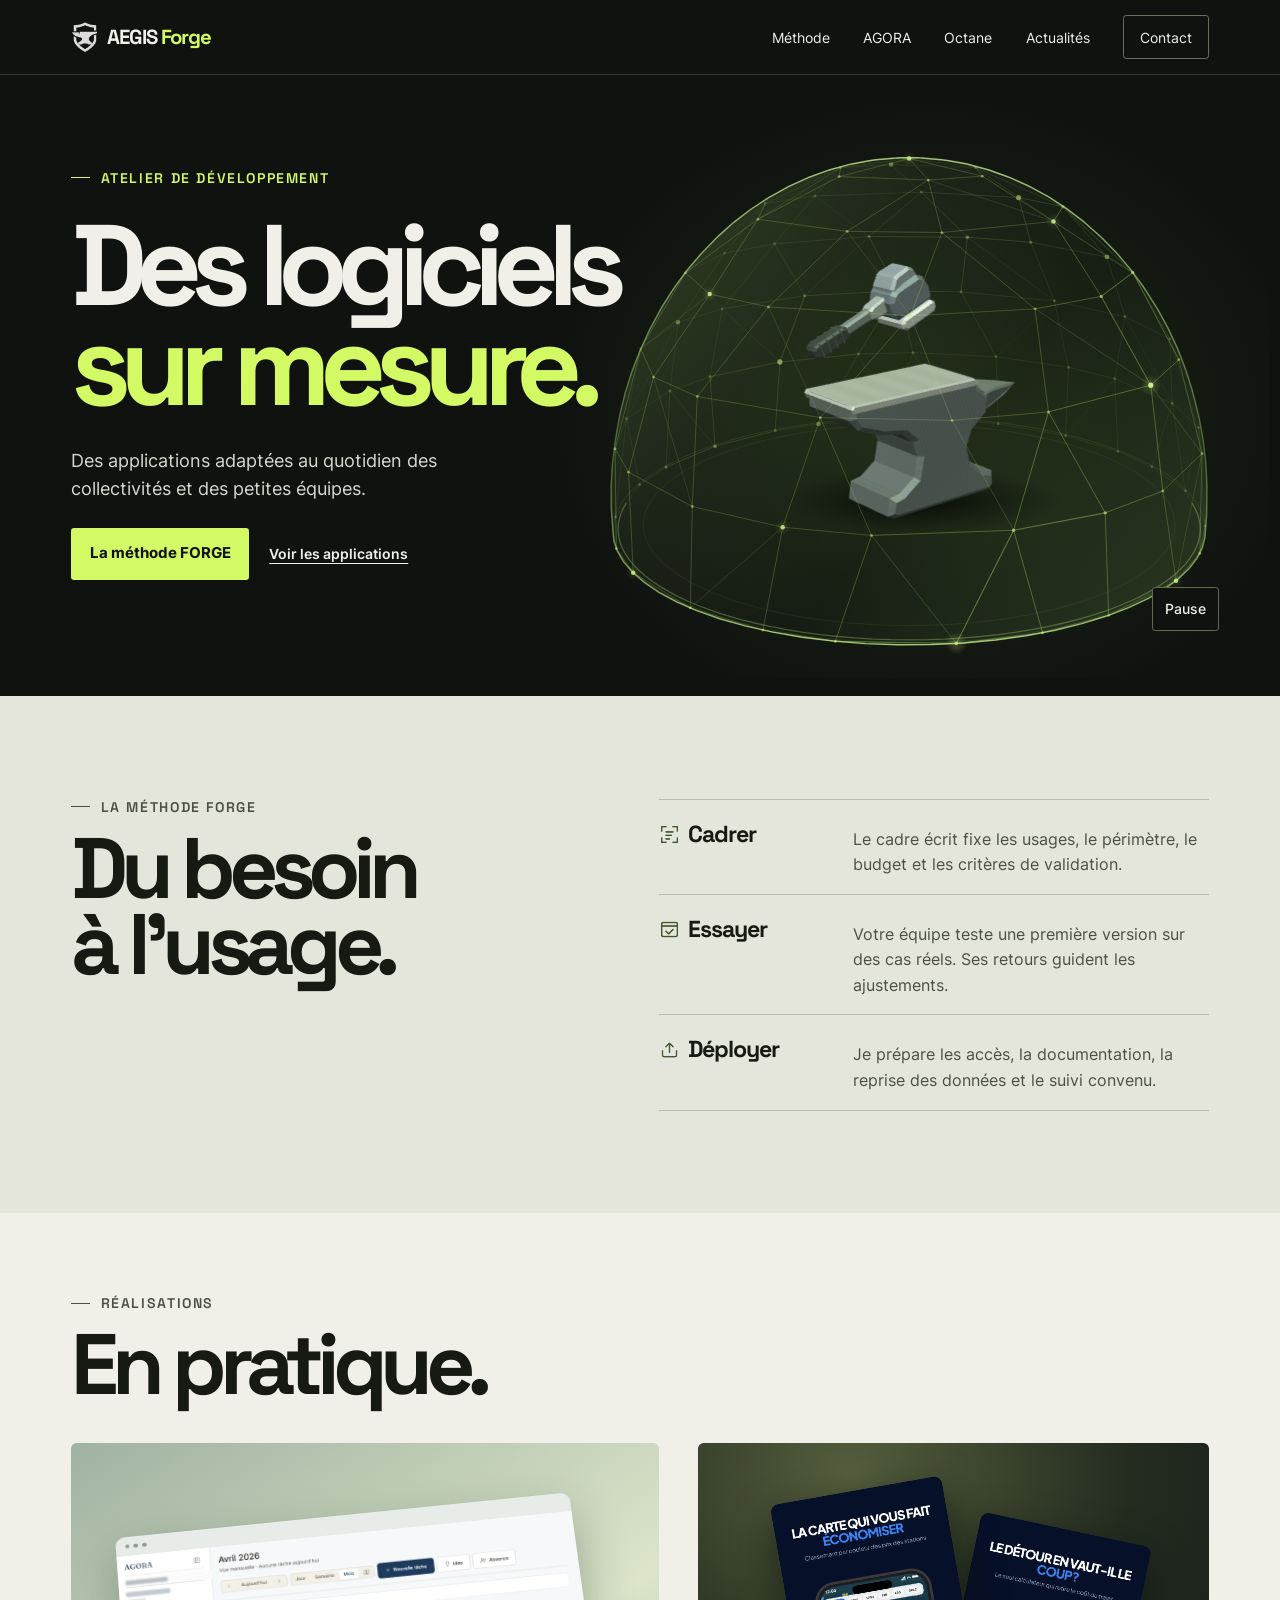
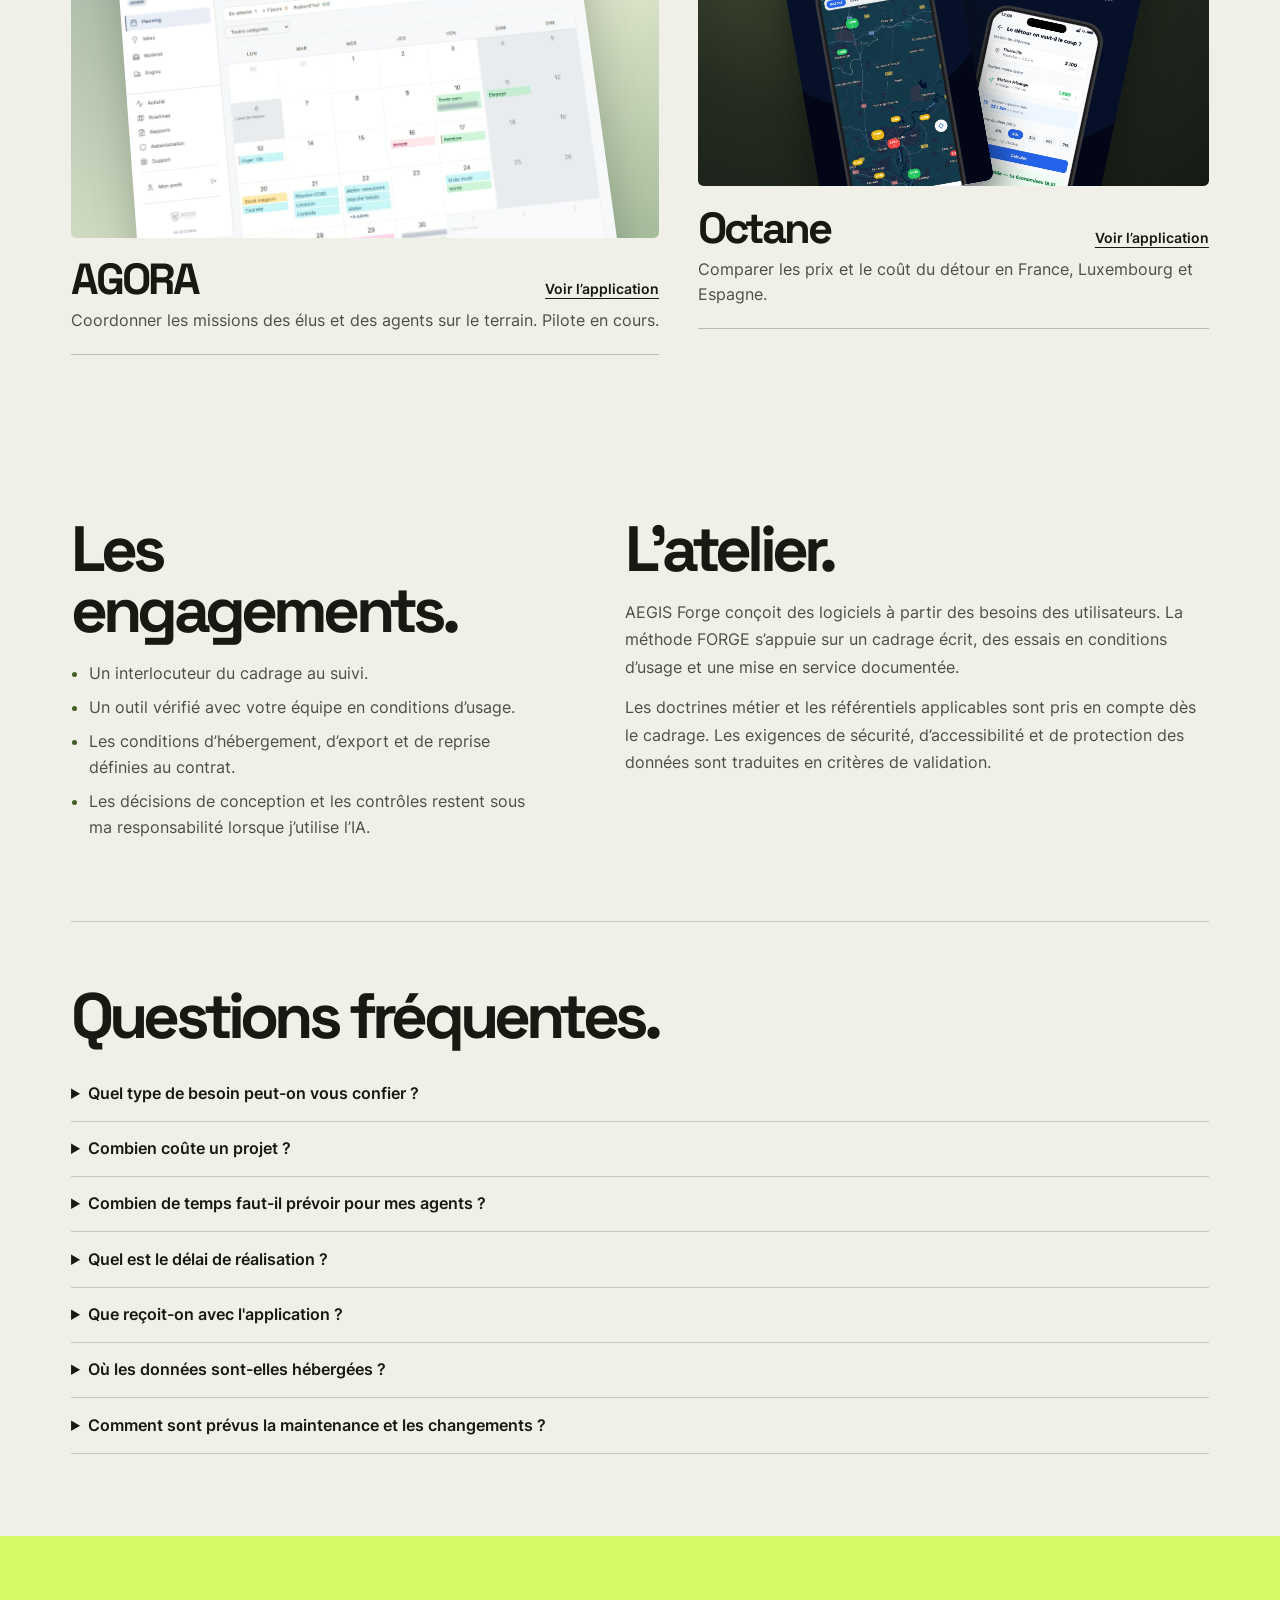
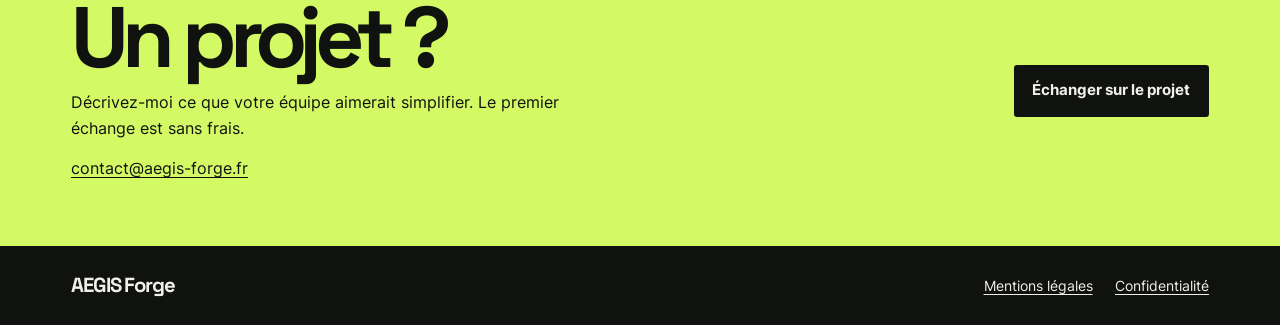
<file: index.html>
<!DOCTYPE html>
<html lang="fr">
<head>
<meta charset="UTF-8">
<meta name="viewport" content="width=device-width, initial-scale=1.0">

<meta http-equiv="Content-Security-Policy" content="default-src 'self'; script-src 'self' 'sha256-RdgWNFe7Q2iKDgSuJqOkWK/QSaxqZQVHL9A4VKKPUj4='; style-src 'self' 'unsafe-inline'; font-src 'self'; img-src 'self' data:; connect-src 'self' https://formspree.io; form-action 'self' https://formspree.io; base-uri 'self'; object-src 'none'; upgrade-insecure-requests">
<meta name="referrer" content="strict-origin-when-cross-origin">
<meta name="robots" content="index, follow, max-snippet:-1, max-image-preview:large">

<title>AEGIS Forge — Atelier de développement · Applications métier</title>
<meta name="description" content="AEGIS Forge — atelier de développement pour collectivités et grand public. Cadrage, développement, documentation et suivi avec un interlocuteur unique.">
<meta property="og:title" content="AEGIS Forge — Atelier de développement européen">
<meta property="og:description" content="Atelier de développement français. Outils métier pour collectivités et applications utilitaires grand public. Périmètre clair, données exportables, suivi défini au projet.">
<meta property="og:type" content="website">
<meta property="og:site_name" content="AEGIS Forge">
<meta property="og:locale" content="fr_FR">
<meta property="og:image" content="https://aegis-forge.fr/rss/og-forge.png">
<meta property="og:image:width" content="1200">
<meta property="og:image:height" content="630">
<meta property="og:image:alt" content="AEGIS Forge — atelier d'applications souveraines pour les collectivités">

<meta name="twitter:card" content="summary_large_image">
<meta name="twitter:image" content="https://aegis-forge.fr/rss/og-forge.png">
<meta name="twitter:title" content="AEGIS Forge — Atelier de développement européen">
<meta name="twitter:description" content="Outils métier pour collectivités et applications utilitaires grand public. Périmètre clair, données exportables, suivi défini au projet.">

<script type="application/ld+json">
{
  "@context": "https://schema.org",
  "@type": "Organization",
  "name": "AEGIS Forge",
  "url": "https://aegis-forge.fr/",
  "logo": "https://aegis-forge.fr/rss/aegis-forge-icon.webp",
  "description": "Atelier de développement français : applications métier pour collectivités et applications utilitaires grand public. Cadrage des usages, documentation et reprise des données prévus au projet.",
  "email": "contact@aegis-forge.fr",
  "areaServed": "FR",
  "knowsAbout": ["Souveraineté numérique", "RGPD", "Applications métier pour collectivités"]
}
</script>

<link rel="stylesheet" href="_shared/fonts.css?v=f6b8a55ffea1">
<link rel="stylesheet" href="_shared/contact-modal.css?v=d048da4ac8a4">
<link rel="stylesheet" href="_shared/forge-accueil.css?v=39a3b1a6713d">
<link rel="icon" type="image/webp" href="rss/aegis-forge-icon.webp">
<script src="_shared/contact-modal.js?v=2c56a9a7f6f6" defer></script>
<script src="_shared/forge-scene.js?v=8e618497b24f" defer></script>
<link rel="stylesheet" href="_shared/forge-vitrine.css?v=ff34c1564444">
<link rel="canonical" href="https://aegis-forge.fr/">
<meta property="og:url" content="https://aegis-forge.fr/">
</head>
<body class="forge-site forge-accueil" data-screen-label="Forge" data-contact-context="forge">
<a class="skip-link" href="#main-content">Aller au contenu principal</a>
<header class="forge-top">
  <div class="frame forge-top-inner">
    <a class="wordmark" href="aegis-forge.html">
      <img src="rss/aegis-forge-icon.webp" alt="" width="27" height="32">
      <span>AEGIS<span class="wordmark-forge"> Forge</span></span>
    </a>
    <nav class="forge-nav" aria-label="Navigation principale">
        <a href="aegis-forge.html#methode">Méthode</a>
        <a href="aegis-agora.html">AGORA</a>
        <a href="forge-octane.html">Octane</a>
        <a href="actualites.html">Actualités</a>
        <a class="forge-nav-contact" href="#contact">Contact</a>
    </nav>
  </div>
</header>

  <main id="main-content" tabindex="-1">
    <section class="hero" id="accueil" aria-labelledby="hero-title">
      <div class="frame hero-inner">
        <div class="hero-copy">
          <p class="eyebrow hero-label">Atelier de développement</p>
          <h1 id="hero-title">Des logiciels<br><span>sur mesure.</span></h1>
          <p class="hero-description">Des applications adaptées au quotidien des collectivités et des petites équipes.</p>
          <div class="hero-actions">
            <a class="button button-lime" href="#methode">La méthode FORGE</a>
            <a class="hero-link" href="#realisations">Voir les applications</a>
          </div>
        </div>
        <div class="hero-art">
          <div class="art-fallback" aria-hidden="true"></div>
          <canvas id="forge-scene" aria-hidden="true"></canvas>
          <button type="button" class="scene-toggle" aria-label="Mettre l’animation en pause" hidden>Pause</button>
        </div>
      </div>
    </section>

    <section class="atelier" id="methode" aria-labelledby="atelier-title">
      <div class="frame atelier-inner">
        <div class="section-heading">
          <p class="eyebrow">La méthode FORGE</p>
          <h2 id="atelier-title">Du besoin<br>à l’usage.</h2>
        </div>
        <ol class="steps">
          <li><h3><canvas width="48" height="48" data-forge-mark="cadrer" aria-hidden="true"></canvas>Cadrer</h3><p>Le cadre écrit fixe les usages, le périmètre, le budget et les critères de validation.</p></li>
          <li><h3><canvas width="48" height="48" data-forge-mark="essayer" aria-hidden="true"></canvas>Essayer</h3><p>Votre équipe teste une première version sur des cas réels. Ses retours guident les ajustements.</p></li>
          <li><h3><canvas width="48" height="48" data-forge-mark="deployer" aria-hidden="true"></canvas>Déployer</h3><p>Je prépare les accès, la documentation, la reprise des données et le suivi convenu.</p></li>
        </ol>
      </div>
    </section>

    <section class="projects" id="realisations" aria-labelledby="projects-title">
      <div class="frame">
        <div class="section-heading">
          <p class="eyebrow">Réalisations</p>
          <h2 id="projects-title">En pratique.</h2>
        </div>
        <div class="work-grid">
          <article class="work work-agora">
            <a class="work-link" href="aegis-agora.html" aria-labelledby="agora-title agora-action">
              <div class="work-media agora-media">
                <div class="agora-window">
                  <div class="window-bar" aria-hidden="true"><i></i><i></i><i></i></div>
                  <img src="rss/agora-screen-planning.webp?v=dc9353b21d" alt="Planning mensuel dans AGORA" width="1280" height="1140" loading="lazy" decoding="async">
                </div>
              </div>
              <div class="work-copy">
                <h3 id="agora-title">AGORA</h3>
                <p>Coordonner les missions des élus et des agents sur le terrain. Pilote en cours.</p>
                <span class="work-action" id="agora-action">Voir l’application</span>
              </div>
            </a>
          </article>
          <article class="work work-octane">
            <a class="work-link" href="forge-octane.html" aria-labelledby="octane-title octane-action">
              <div class="work-media octane-media">
                <img class="octane-screen octane-first" src="rss/octane-store-map.webp" alt="Carte des stations et prix des carburants dans Octane" width="1242" height="2208" loading="lazy" decoding="async">
                <img class="octane-screen octane-second" src="rss/octane-store-detour.webp" alt="" width="1242" height="2208" loading="lazy" decoding="async">
              </div>
              <div class="work-copy">
                <h3 id="octane-title">Octane</h3>
                <p>Comparer les prix et le coût du détour en France, Luxembourg et Espagne.</p>
                <span class="work-action" id="octane-action">Voir l’application</span>
              </div>
            </a>
          </article>
        </div>
      </div>
    </section>

    <div class="frame home-details">
      <div class="details-grid">
        <section id="engagements" aria-labelledby="engagements-title">
          <h2 id="engagements-title">Les engagements.</h2>
          <ul>
            <li>Un interlocuteur du cadrage au suivi.</li>
            <li>Un outil vérifié avec votre équipe en conditions d’usage.</li>
            <li>Les conditions d’hébergement, d’export et de reprise définies au contrat.</li>
            <li>Les décisions de conception et les contrôles restent sous ma responsabilité lorsque j’utilise l’IA.</li>
          </ul>
        </section>
        <section id="parcours" aria-labelledby="parcours-title">
          <h2 id="parcours-title">L’atelier.</h2>
          <p>AEGIS Forge conçoit des logiciels à partir des besoins des utilisateurs. La méthode FORGE s’appuie sur un cadrage écrit, des essais en conditions d’usage et une mise en service documentée.</p>
          <p id="audiences">Les doctrines métier et les référentiels applicables sont pris en compte dès le cadrage. Les exigences de sécurité, d’accessibilité et de protection des données sont traduites en critères de validation.</p>
        </section>
      </div>
      <section class="home-faq" id="questions" aria-labelledby="questions-title">
        <h2 id="questions-title">Questions fréquentes.</h2>
    <details><summary>Quel type de besoin peut-on vous confier ?</summary><p>Un planning partagé, un suivi de matériel, une gestion de véhicules ou un autre outil métier pour une collectivité ou une petite équipe. Le premier échange sert à préciser les usages et à vérifier si une solution existante suffit.</p></details>
    <details><summary>Combien coûte un projet ?</summary><p>Nous précisons qui utilisera l’outil, pour quelles tâches et ce qu’il doit permettre de faire. Le prix dépend des fonctionnalités, des données à reprendre et de l’accompagnement nécessaire. Si le projet se poursuit, le devis détaille le contenu, le coût et le calendrier. Si nous nous arrêtons après cet échange initial, il n'est pas facturé.</p></details>
    <details><summary>Combien de temps faut-il prévoir pour mes agents ?</summary><p>Votre équipe participe à la définition du besoin, aux essais et à la validation. Je prends en charge le développement. Le nombre de rendez-vous, les personnes à associer et le temps à réserver sont précisés dans la proposition selon la taille du projet.</p></details>
    <details><summary>Quel est le délai de réalisation ?</summary><p>Il dépend des fonctionnalités, des données à reprendre et de la disponibilité des personnes qui essaieront l’outil. Le calendrier est proposé avant le démarrage, avec des étapes de présentation et de validation.</p></details>
    <details><summary>Que reçoit-on avec l'application ?</summary><p>Le périmètre convenu, une version testée avec ses futurs utilisateurs et les repères nécessaires à sa mise en service. Les modalités d'accès au code, d'export des données et de documentation sont précisées dans la prestation.</p></details>
    <details><summary>Où les données sont-elles hébergées ?</summary><p>La région d'hébergement, les prestataires et les accès sont définis pour chaque application. La vitrine et le formulaire de contact utilisent des services distincts, décrits dans les <a href="mentions.html#confidentialite">informations de confidentialité</a>.</p></details>
    <details><summary>Comment sont prévus la maintenance et les changements ?</summary><p>Les conditions du suivi correctif et des évolutions sont définies dans le devis. Les besoins apparus après la livraison sont qualifiés avant de convenir de leur prise en charge.</p></details>
      </section>
    </div>
    <section class="contact" id="contact" aria-labelledby="contact-title">
      <div class="frame contact-inner">
        <div>
          <h2 id="contact-title">Un projet&nbsp;?</h2>
          <p>Décrivez-moi ce que votre équipe aimerait simplifier. Le premier échange est sans frais.</p>
          <p><a class="contact-address" href="mailto:contact@aegis-forge.fr">contact@aegis-forge.fr</a></p>
        </div>
        <a class="button button-dark js-aegis-contact" href="mailto:contact@aegis-forge.fr">Échanger sur le projet</a>
      </div>
    </section>
  </main>
<footer class="forge-footer">
  <div class="frame forge-footer-inner">
    <a class="wordmark" href="aegis-forge.html">AEGIS Forge</a>
    <nav aria-label="Informations légales">
      <a href="mentions.html">Mentions légales</a>
      <a href="mentions.html#confidentialite">Confidentialité</a>
    </nav>
  </div>
</footer>
</body>
</html>
</file>
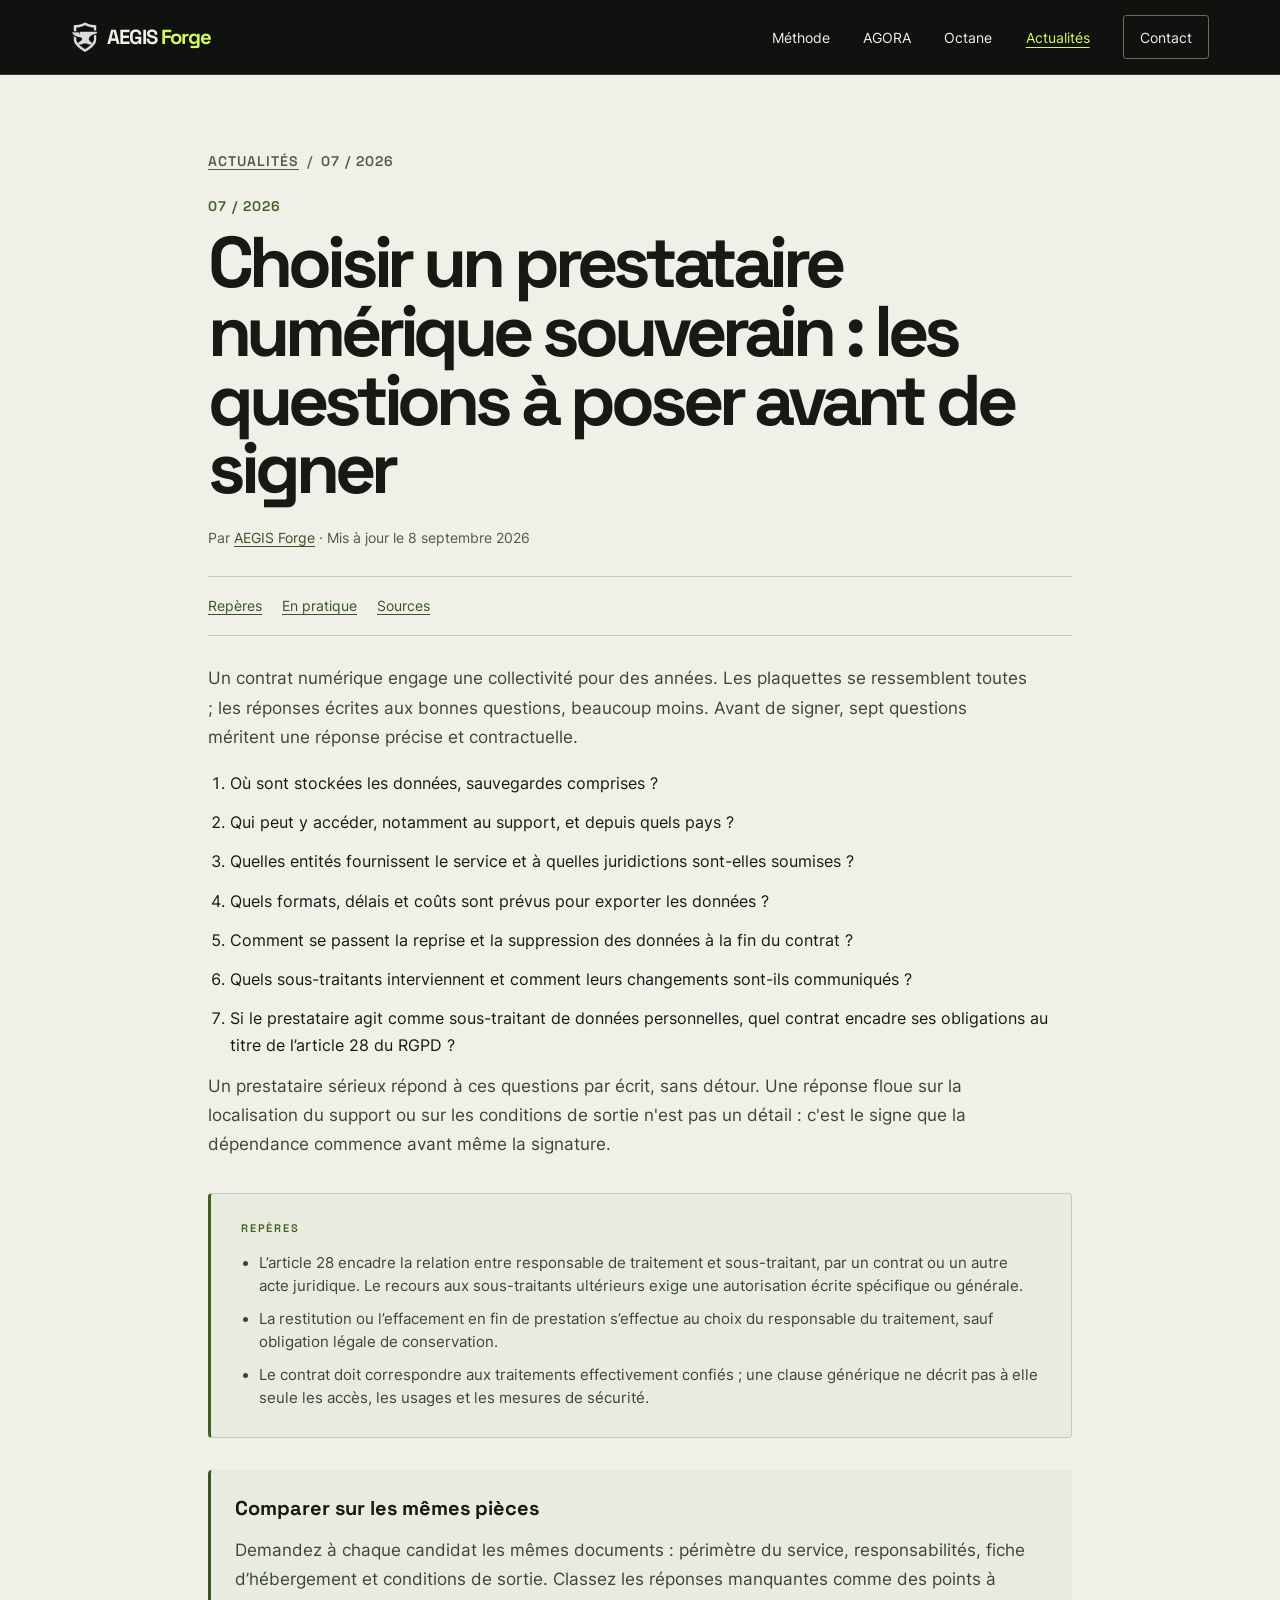
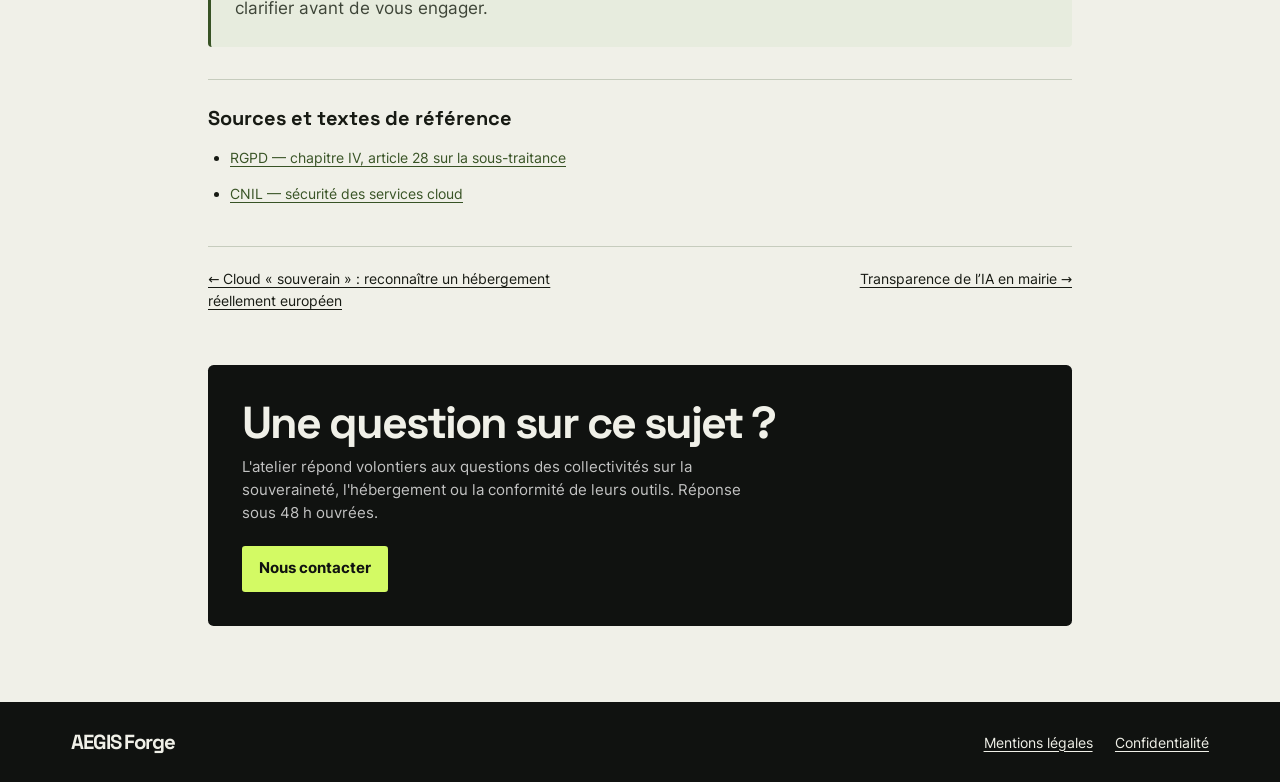
<file: actualite-choisir-prestataire-souverain.html>
<!DOCTYPE html>
<html lang="fr">
<head>
<meta charset="UTF-8">
<meta name="viewport" content="width=device-width, initial-scale=1.0">
<title>Choisir un prestataire numérique souverain — les questions à poser avant de signer · AEGIS Forge</title>

<meta http-equiv="Content-Security-Policy" content="default-src 'self'; script-src 'self' 'sha256-hfFP/TE6QiGyVuqXbwqaraXwk3Mgl0pmffrQqpHekdY=' 'sha256-wNo+5MvTnQYAIszykvrB+rXp6hvPFn1fJeaPuFS08d8='; style-src 'self' 'unsafe-inline'; font-src 'self'; img-src 'self' data:; connect-src 'self' https://formspree.io; form-action 'self' https://formspree.io; base-uri 'self'; object-src 'none'; upgrade-insecure-requests">
<meta name="referrer" content="strict-origin-when-cross-origin">
<meta name="robots" content="index, follow, max-snippet:-1, max-image-preview:large">
<meta name="description" content="Sept questions à poser par écrit à tout prestataire numérique avant de signer : localisation des données, droit applicable, sous-traitants, réversibilité, contrat article 28 du RGPD.">

<!-- SEO : Open Graph, Twitter Card, Schema.org BlogPosting + BreadcrumbList.
     URL canonique et og:url sont injectées au build par tools/build-sites.mjs. -->
<meta property="og:type" content="article">
<meta property="og:site_name" content="AEGIS Forge">
<meta property="og:title" content="Choisir un prestataire numérique souverain : les questions à poser avant de signer">
<meta property="og:description" content="Sept questions à poser par écrit à tout prestataire numérique avant de signer : localisation des données, droit applicable, sous-traitants, réversibilité, contrat article 28 du RGPD.">
<meta property="og:locale" content="fr_FR">
<meta property="article:modified_time" content="2026-09-08">
<meta property="article:published_time" content="2026-07-05">
<meta property="og:image" content="https://aegis-forge.fr/rss/og-forge.png">
<meta property="og:image:width" content="1200">
<meta property="og:image:height" content="630">
<meta property="og:image:alt" content="AEGIS Forge — atelier d'applications souveraines pour les collectivités">

<meta name="twitter:card" content="summary_large_image">
<meta name="twitter:image" content="https://aegis-forge.fr/rss/og-forge.png">
<meta name="twitter:title" content="Choisir un prestataire numérique souverain : les questions à poser avant de signer">
<meta name="twitter:description" content="Sept questions à poser par écrit à tout prestataire numérique avant de signer : localisation des données, droit applicable, sous-traitants, réversibilité, contrat article 28 du RGPD.">

<script type="application/ld+json">
{
  "@context": "https://schema.org",
  "@type": "BlogPosting",
  "headline": "Choisir un prestataire numérique souverain : les questions à poser avant de signer",
  "description": "Sept questions à poser par écrit à tout prestataire numérique avant de signer : localisation des données, droit applicable, sous-traitants, réversibilité, contrat article 28 du RGPD.",
  "datePublished": "2026-07-05",
  "inLanguage": "fr",
  "url": "https://aegis-forge.fr/actualite-choisir-prestataire-souverain.html",
  "image": "https://aegis-forge.fr/rss/og-forge.png",
  "author": {
    "@type": "Organization",
    "name": "AEGIS Forge",
    "url": "https://aegis-forge.fr/"
  },
  "publisher": {
    "@type": "Organization",
    "name": "AEGIS Forge",
    "url": "https://aegis-forge.fr/"
  },
  "isPartOf": {
    "@type": "Blog",
    "name": "Actualités AEGIS Forge",
    "url": "https://aegis-forge.fr/actualites.html"
  },
  "dateModified": "2026-09-08",
  "citation": [
    "https://www.cnil.fr/fr/reglement-europeen-protection-donnees/chapitre4",
    "https://www.cnil.fr/fr/securite-cloud-informatique-en-nuage"
  ]
}
</script>

<script type="application/ld+json">
{
  "@context": "https://schema.org",
  "@type": "BreadcrumbList",
  "itemListElement": [
    {
      "@type": "ListItem",
      "position": 1,
      "name": "Forge",
      "item": "https://aegis-forge.fr/"
    },
    {
      "@type": "ListItem",
      "position": 2,
      "name": "Actualités",
      "item": "https://aegis-forge.fr/actualites.html"
    },
    {
      "@type": "ListItem",
      "position": 3,
      "name": "Choisir un prestataire numérique souverain : les questions à poser avant de signer",
      "item": "https://aegis-forge.fr/actualite-choisir-prestataire-souverain.html"
    }
  ]
}
</script>

<link rel="stylesheet" href="_shared/fonts.css?v=f6b8a55ffea1">
<link rel="stylesheet" href="_shared/operational.css?v=af11021fd2ce">
<link rel="stylesheet" href="_shared/contact-modal.css?v=d048da4ac8a4">
<script src="_shared/contact-modal.js?v=2c56a9a7f6f6" defer></script>
<link rel="icon" type="image/webp" href="rss/aegis-forge-icon.webp">

<link rel="stylesheet" href="_shared/articles.css?v=33d95ce5703d">
<link rel="stylesheet" href="_shared/forge-vitrine.css?v=ff34c1564444">
<link rel="canonical" href="https://aegis-forge.fr/actualite-choisir-prestataire-souverain.html">
<meta property="og:url" content="https://aegis-forge.fr/actualite-choisir-prestataire-souverain.html">
</head>
<body class="forge-site forge-article">

<a class="skip-link" href="#main-content">Aller au contenu principal</a>
<header class="forge-top">
  <div class="frame forge-top-inner">
    <a class="wordmark" href="aegis-forge.html">
      <img src="rss/aegis-forge-icon.webp" alt="" width="27" height="32">
      <span>AEGIS<span class="wordmark-forge"> Forge</span></span>
    </a>
    <nav class="forge-nav" aria-label="Navigation principale">
        <a href="aegis-forge.html#methode">Méthode</a>
        <a href="aegis-agora.html">AGORA</a>
        <a href="forge-octane.html">Octane</a>
        <a href="actualites.html" aria-current="true">Actualités</a>
        <a class="forge-nav-contact" href="#contact">Contact</a>
    </nav>
  </div>
</header>

<div class="shell">

<main class="art-wrap" id="main-content">

    <nav class="art-crumb" aria-label="Fil d'Ariane">
      <a href="actualites.html">Actualités</a><span>/</span>07 / 2026
    </nav>

    <article class="art">
      <div class="art-date">07 / 2026</div>
      <h1>Choisir un prestataire numérique souverain : les questions à poser avant de signer</h1>
      <p class="art-byline">Par <a href="aegis-forge.html#parcours" rel="author">AEGIS Forge</a> · Mis à jour le <time datetime="2026-09-08">8 septembre 2026</time></p>
      <nav class="art-toc" aria-label="Dans cet article"><a href="#reperes">Repères</a><a href="#en-pratique">En pratique</a><a href="#sources">Sources</a></nav>
      <p>Un contrat numérique engage une collectivité pour des années. Les plaquettes se ressemblent toutes ; les réponses écrites aux bonnes questions, beaucoup moins. Avant de signer, sept questions méritent une réponse précise et contractuelle.</p>
      <ol class="art-questions">
        <li>Où sont stockées les données, sauvegardes comprises ?</li>
        <li>Qui peut y accéder, notamment au support, et depuis quels pays ?</li>
        <li>Quelles entités fournissent le service et à quelles juridictions sont-elles soumises ?</li>
        <li>Quels formats, délais et coûts sont prévus pour exporter les données ?</li>
        <li>Comment se passent la reprise et la suppression des données à la fin du contrat ?</li>
        <li>Quels sous-traitants interviennent et comment leurs changements sont-ils communiqués ?</li>
        <li>Si le prestataire agit comme sous-traitant de données personnelles, quel contrat encadre ses obligations au titre de l’article 28 du RGPD ?</li>
      </ol>
      <p>Un prestataire sérieux répond à ces questions par écrit, sans détour. Une réponse floue sur la localisation du support ou sur les conditions de sortie n'est pas un détail : c'est le signe que la dépendance commence avant même la signature.</p>

      <aside class="art-rep" id="reperes">
        <h2>Repères</h2>
        <ul>
          <li>L’article 28 encadre la relation entre responsable de traitement et sous-traitant, par un contrat ou un autre acte juridique. Le recours aux sous-traitants ultérieurs exige une autorisation écrite spécifique ou générale.</li>
          <li>La restitution ou l’effacement en fin de prestation s’effectue au choix du responsable du traitement, sauf obligation légale de conservation.</li>
          <li>Le contrat doit correspondre aux traitements effectivement confiés ; une clause générique ne décrit pas à elle seule les accès, les usages et les mesures de sécurité.</li>
        </ul>
      </aside>
      <section class="art-practice" id="en-pratique" aria-labelledby="practice-title">
        <h2 id="practice-title">Comparer sur les mêmes pièces</h2>
        <p>Demandez à chaque candidat les mêmes documents : périmètre du service, responsabilités, fiche d’hébergement et conditions de sortie. Classez les réponses manquantes comme des points à clarifier avant de vous engager.</p>
      </section>
      <section class="art-sources" id="sources" aria-labelledby="sources-title">
        <h2 id="sources-title">Sources et textes de référence</h2>
        <ul>
          <li><a href="https://www.cnil.fr/fr/reglement-europeen-protection-donnees/chapitre4">RGPD — chapitre IV, article 28 sur la sous-traitance</a></li>
          <li><a href="https://www.cnil.fr/fr/securite-cloud-informatique-en-nuage">CNIL — sécurité des services cloud</a></li>
        </ul>
      </section>
    </article>

    <nav class="art-nav" aria-label="Articles adjacents">
      <a href="actualite-cloud-souverain-hebergement-europeen.html">&larr; Cloud « souverain » : reconnaître un hébergement réellement européen</a>

      <a href="actualite-ia-transparence-mairie-septembre-2026.html" class="art-nav-next">Transparence de l’IA en mairie &rarr;</a>
    </nav>

    <section class="news-contact" id="contact">
      <h2>Une question sur ce sujet ?</h2>
      <p>L'atelier répond volontiers aux questions des collectivités sur la souveraineté, l'hébergement ou la conformité de leurs outils. Réponse sous 48 h ouvrées.</p>
      <a href="mailto:contact@aegis-forge.fr" class="contact-mail js-aegis-contact">Nous contacter</a>
    </section>

  </main>

</div>

<!-- FOOT -->
<footer class="forge-footer">
  <div class="frame forge-footer-inner">
    <a class="wordmark" href="aegis-forge.html">AEGIS Forge</a>
    <nav aria-label="Informations légales">
      <a href="mentions.html">Mentions légales</a>
      <a href="mentions.html#confidentialite">Confidentialité</a>
    </nav>
  </div>
</footer>
</body>
</html>
</file>
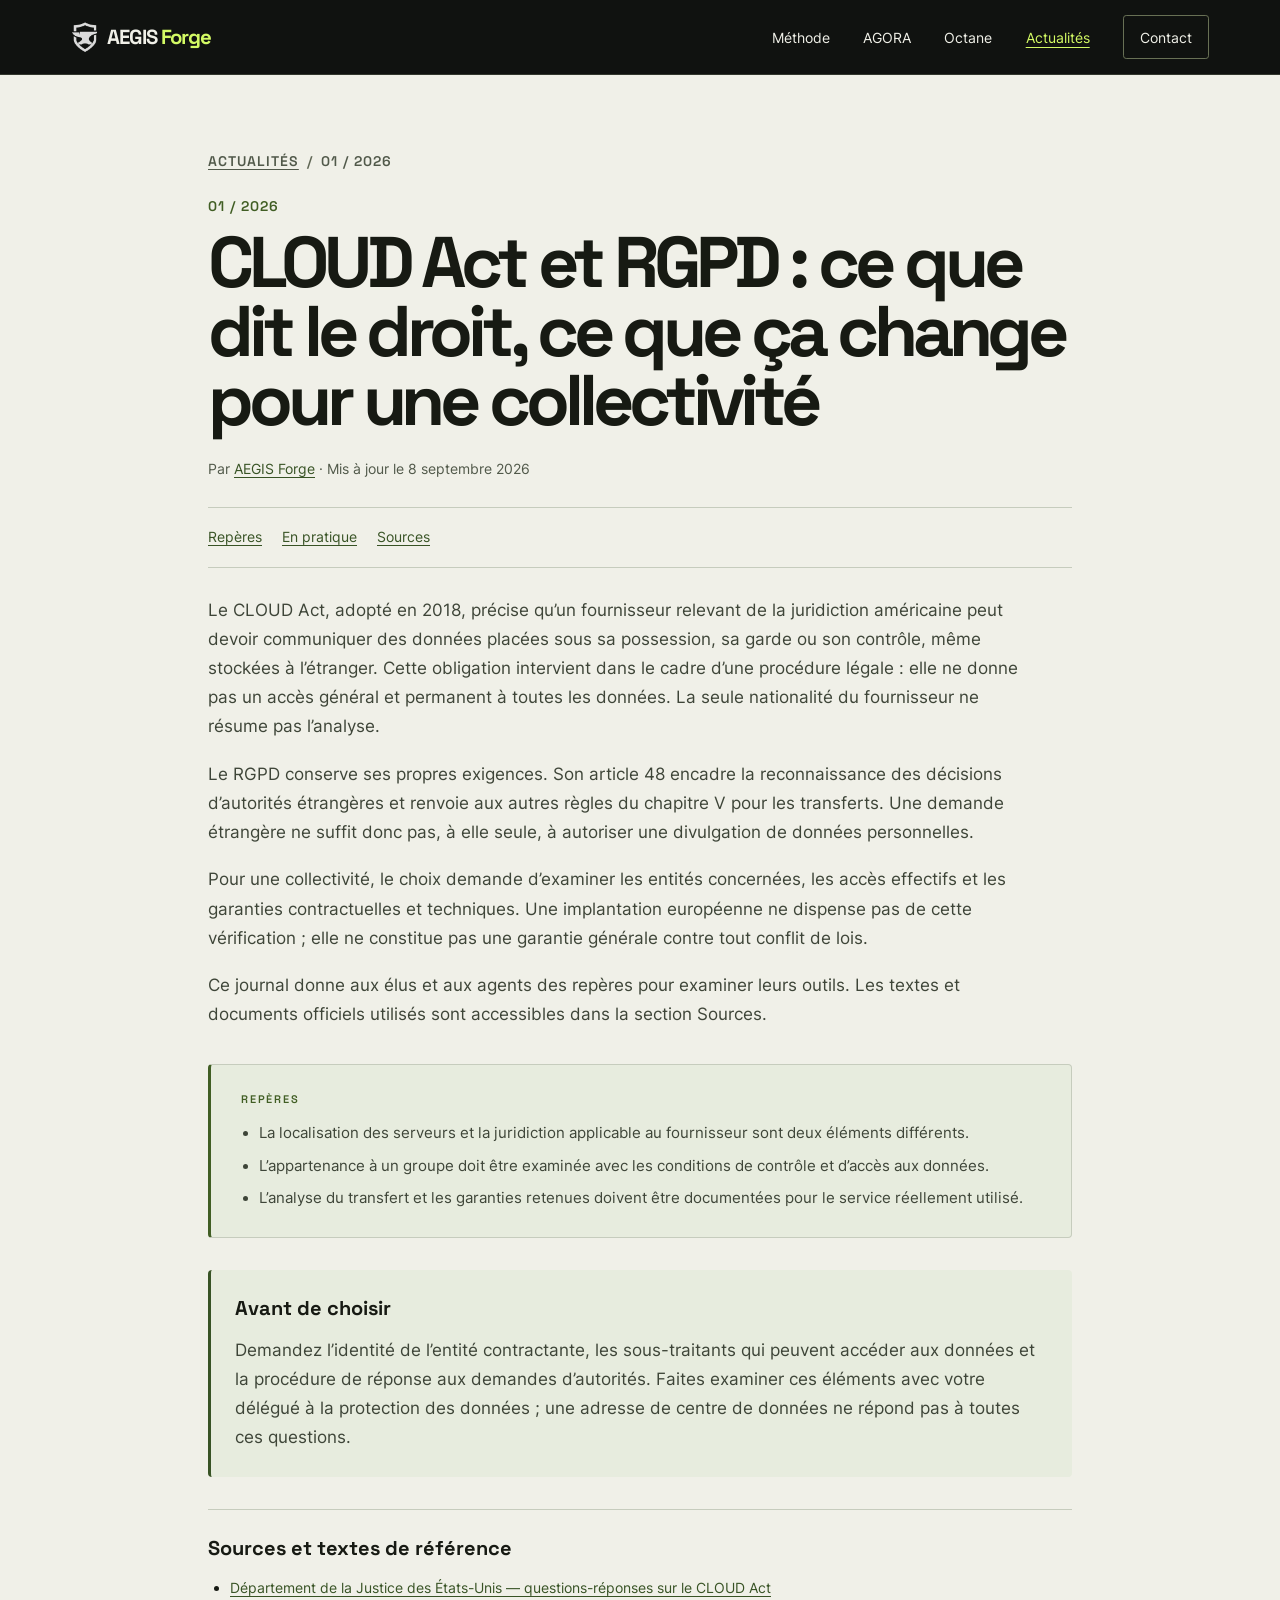
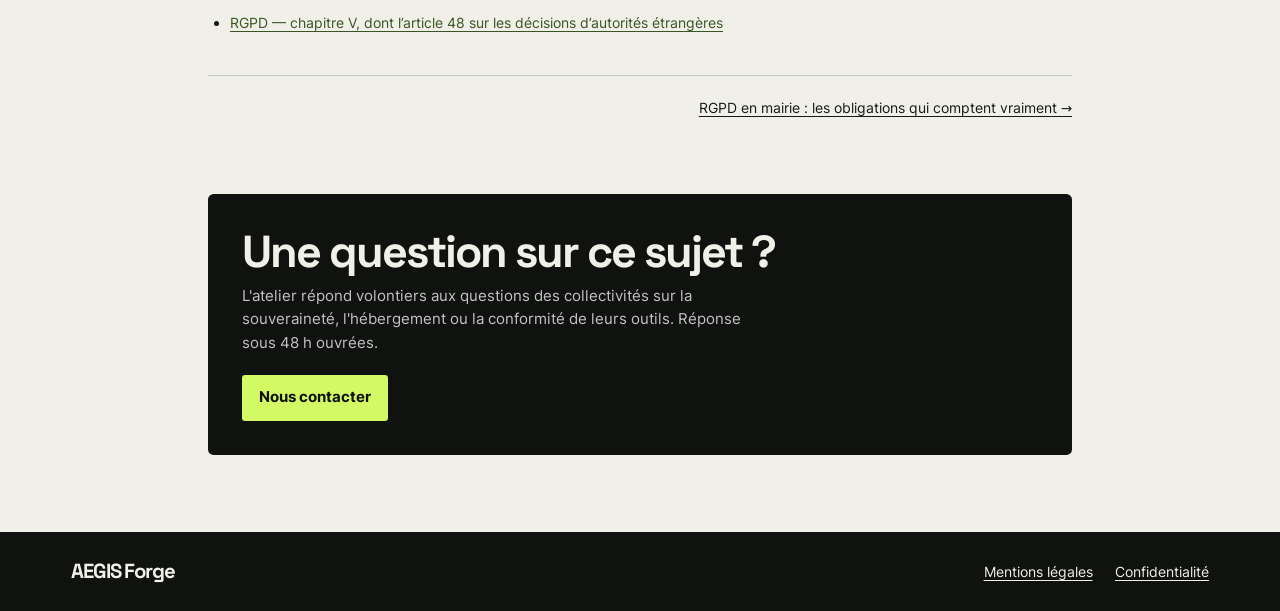
<file: actualite-cloud-act-rgpd.html>
<!DOCTYPE html>
<html lang="fr">
<head>
<meta charset="UTF-8">
<meta name="viewport" content="width=device-width, initial-scale=1.0">
<title>CLOUD Act et RGPD — ce que dit le droit pour une collectivité · AEGIS Forge</title>

<meta http-equiv="Content-Security-Policy" content="default-src 'self'; script-src 'self' 'sha256-OYr0As6p8Gu6MO2/v2YW44+YxnAYpjpBgKngwzM6EHM=' 'sha256-84LyrkBIxBZfU7TC3A4Vj8g99pKTqYn+KtpEykC/07Q='; style-src 'self' 'unsafe-inline'; font-src 'self'; img-src 'self' data:; connect-src 'self' https://formspree.io; form-action 'self' https://formspree.io; base-uri 'self'; object-src 'none'; upgrade-insecure-requests">
<meta name="referrer" content="strict-origin-when-cross-origin">
<meta name="robots" content="index, follow, max-snippet:-1, max-image-preview:large">
<meta name="description" content="Le Cloud Act permet aux autorités américaines d'exiger des données détenues par un fournisseur soumis au droit des États-Unis, même stockées en Europe. Ce que cela implique concrètement pour une commune.">

<!-- SEO : Open Graph, Twitter Card, Schema.org BlogPosting + BreadcrumbList.
     URL canonique et og:url sont injectées au build par tools/build-sites.mjs. -->
<meta property="og:type" content="article">
<meta property="og:site_name" content="AEGIS Forge">
<meta property="og:title" content="CLOUD Act et RGPD : ce que dit le droit, ce que ça change pour une collectivité">
<meta property="og:description" content="Le Cloud Act permet aux autorités américaines d'exiger des données détenues par un fournisseur soumis au droit des États-Unis, même stockées en Europe. Ce que cela implique concrètement pour une commune.">
<meta property="og:locale" content="fr_FR">
<meta property="article:modified_time" content="2026-09-08">
<meta property="article:published_time" content="2026-01-15">
<meta property="og:image" content="https://aegis-forge.fr/rss/og-forge.png">
<meta property="og:image:width" content="1200">
<meta property="og:image:height" content="630">
<meta property="og:image:alt" content="AEGIS Forge — atelier d'applications souveraines pour les collectivités">

<meta name="twitter:card" content="summary_large_image">
<meta name="twitter:image" content="https://aegis-forge.fr/rss/og-forge.png">
<meta name="twitter:title" content="CLOUD Act et RGPD : ce que dit le droit, ce que ça change pour une collectivité">
<meta name="twitter:description" content="Le Cloud Act permet aux autorités américaines d'exiger des données détenues par un fournisseur soumis au droit des États-Unis, même stockées en Europe. Ce que cela implique concrètement pour une commune.">

<script type="application/ld+json">
{
  "@context": "https://schema.org",
  "@type": "BlogPosting",
  "headline": "CLOUD Act et RGPD : ce que dit le droit, ce que ça change pour une collectivité",
  "description": "Le Cloud Act permet aux autorités américaines d'exiger des données détenues par un fournisseur soumis au droit des États-Unis, même stockées en Europe. Ce que cela implique concrètement pour une commune.",
  "datePublished": "2026-01-15",
  "inLanguage": "fr",
  "url": "https://aegis-forge.fr/actualite-cloud-act-rgpd.html",
  "image": "https://aegis-forge.fr/rss/og-forge.png",
  "author": {
    "@type": "Organization",
    "name": "AEGIS Forge",
    "url": "https://aegis-forge.fr/"
  },
  "publisher": {
    "@type": "Organization",
    "name": "AEGIS Forge",
    "url": "https://aegis-forge.fr/"
  },
  "isPartOf": {
    "@type": "Blog",
    "name": "Actualités AEGIS Forge",
    "url": "https://aegis-forge.fr/actualites.html"
  },
  "dateModified": "2026-09-08",
  "citation": [
    "https://www.justice.gov/criminal/media/999616/dl?inline=",
    "https://www.cnil.fr/fr/reglement-europeen-protection-donnees/chapitre5"
  ]
}
</script>

<script type="application/ld+json">
{
  "@context": "https://schema.org",
  "@type": "BreadcrumbList",
  "itemListElement": [
    {
      "@type": "ListItem",
      "position": 1,
      "name": "Forge",
      "item": "https://aegis-forge.fr/"
    },
    {
      "@type": "ListItem",
      "position": 2,
      "name": "Actualités",
      "item": "https://aegis-forge.fr/actualites.html"
    },
    {
      "@type": "ListItem",
      "position": 3,
      "name": "CLOUD Act et RGPD : ce que dit le droit, ce que ça change pour une collectivité",
      "item": "https://aegis-forge.fr/actualite-cloud-act-rgpd.html"
    }
  ]
}
</script>

<link rel="stylesheet" href="_shared/fonts.css?v=f6b8a55ffea1">
<link rel="stylesheet" href="_shared/operational.css?v=af11021fd2ce">
<link rel="stylesheet" href="_shared/contact-modal.css?v=d048da4ac8a4">
<script src="_shared/contact-modal.js?v=2c56a9a7f6f6" defer></script>
<link rel="icon" type="image/webp" href="rss/aegis-forge-icon.webp">

<link rel="stylesheet" href="_shared/articles.css?v=33d95ce5703d">
<link rel="stylesheet" href="_shared/forge-vitrine.css?v=ff34c1564444">
<link rel="canonical" href="https://aegis-forge.fr/actualite-cloud-act-rgpd.html">
<meta property="og:url" content="https://aegis-forge.fr/actualite-cloud-act-rgpd.html">
</head>
<body class="forge-site forge-article">

<a class="skip-link" href="#main-content">Aller au contenu principal</a>
<header class="forge-top">
  <div class="frame forge-top-inner">
    <a class="wordmark" href="aegis-forge.html">
      <img src="rss/aegis-forge-icon.webp" alt="" width="27" height="32">
      <span>AEGIS<span class="wordmark-forge"> Forge</span></span>
    </a>
    <nav class="forge-nav" aria-label="Navigation principale">
        <a href="aegis-forge.html#methode">Méthode</a>
        <a href="aegis-agora.html">AGORA</a>
        <a href="forge-octane.html">Octane</a>
        <a href="actualites.html" aria-current="true">Actualités</a>
        <a class="forge-nav-contact" href="#contact">Contact</a>
    </nav>
  </div>
</header>

<div class="shell">

<main class="art-wrap" id="main-content">

    <nav class="art-crumb" aria-label="Fil d'Ariane">
      <a href="actualites.html">Actualités</a><span>/</span>01 / 2026
    </nav>

    <article class="art">
      <div class="art-date">01 / 2026</div>
      <h1>CLOUD Act et RGPD : ce que dit le droit, ce que ça change pour une collectivité</h1>
      <p class="art-byline">Par <a href="aegis-forge.html#parcours" rel="author">AEGIS Forge</a> · Mis à jour le <time datetime="2026-09-08">8 septembre 2026</time></p>
      <nav class="art-toc" aria-label="Dans cet article"><a href="#reperes">Repères</a><a href="#en-pratique">En pratique</a><a href="#sources">Sources</a></nav>
      <p>Le CLOUD Act, adopté en 2018, précise qu’un fournisseur relevant de la juridiction américaine peut devoir communiquer des données placées sous sa possession, sa garde ou son contrôle, même stockées à l’étranger. Cette obligation intervient dans le cadre d’une procédure légale : elle ne donne pas un accès général et permanent à toutes les données. La seule nationalité du fournisseur ne résume pas l’analyse.</p>
      <p>Le RGPD conserve ses propres exigences. Son article 48 encadre la reconnaissance des décisions d’autorités étrangères et renvoie aux autres règles du chapitre V pour les transferts. Une demande étrangère ne suffit donc pas, à elle seule, à autoriser une divulgation de données personnelles.</p>
      <p>Pour une collectivité, le choix demande d’examiner les entités concernées, les accès effectifs et les garanties contractuelles et techniques. Une implantation européenne ne dispense pas de cette vérification ; elle ne constitue pas une garantie générale contre tout conflit de lois.</p>
      <p>Ce journal donne aux élus et aux agents des repères pour examiner leurs outils. Les textes et documents officiels utilisés sont accessibles dans la section Sources.</p>

      <aside class="art-rep" id="reperes">
        <h2>Repères</h2>
        <ul>
          <li>La localisation des serveurs et la juridiction applicable au fournisseur sont deux éléments différents.</li>
          <li>L’appartenance à un groupe doit être examinée avec les conditions de contrôle et d’accès aux données.</li>
          <li>L’analyse du transfert et les garanties retenues doivent être documentées pour le service réellement utilisé.</li>
        </ul>
      </aside>
      <section class="art-practice" id="en-pratique" aria-labelledby="practice-title">
        <h2 id="practice-title">Avant de choisir</h2>
        <p>Demandez l’identité de l’entité contractante, les sous-traitants qui peuvent accéder aux données et la procédure de réponse aux demandes d’autorités. Faites examiner ces éléments avec votre délégué à la protection des données ; une adresse de centre de données ne répond pas à toutes ces questions.</p>
      </section>
      <section class="art-sources" id="sources" aria-labelledby="sources-title">
        <h2 id="sources-title">Sources et textes de référence</h2>
        <ul>
          <li><a href="https://www.justice.gov/criminal/media/999616/dl?inline=">Département de la Justice des États-Unis — questions-réponses sur le CLOUD Act</a></li>
          <li><a href="https://www.cnil.fr/fr/reglement-europeen-protection-donnees/chapitre5">RGPD — chapitre V, dont l’article 48 sur les décisions d’autorités étrangères</a></li>
        </ul>
      </section>
    </article>

    <nav class="art-nav" aria-label="Articles adjacents">

      <a class="art-nav-next" href="actualite-rgpd-en-mairie.html">RGPD en mairie : les obligations qui comptent vraiment &rarr;</a>
    </nav>

    <section class="news-contact" id="contact">
      <h2>Une question sur ce sujet ?</h2>
      <p>L'atelier répond volontiers aux questions des collectivités sur la souveraineté, l'hébergement ou la conformité de leurs outils. Réponse sous 48 h ouvrées.</p>
      <a href="mailto:contact@aegis-forge.fr" class="contact-mail js-aegis-contact">Nous contacter</a>
    </section>

  </main>

</div>

<!-- FOOT -->
<footer class="forge-footer">
  <div class="frame forge-footer-inner">
    <a class="wordmark" href="aegis-forge.html">AEGIS Forge</a>
    <nav aria-label="Informations légales">
      <a href="mentions.html">Mentions légales</a>
      <a href="mentions.html#confidentialite">Confidentialité</a>
    </nav>
  </div>
</footer>
</body>
</html>
</file>
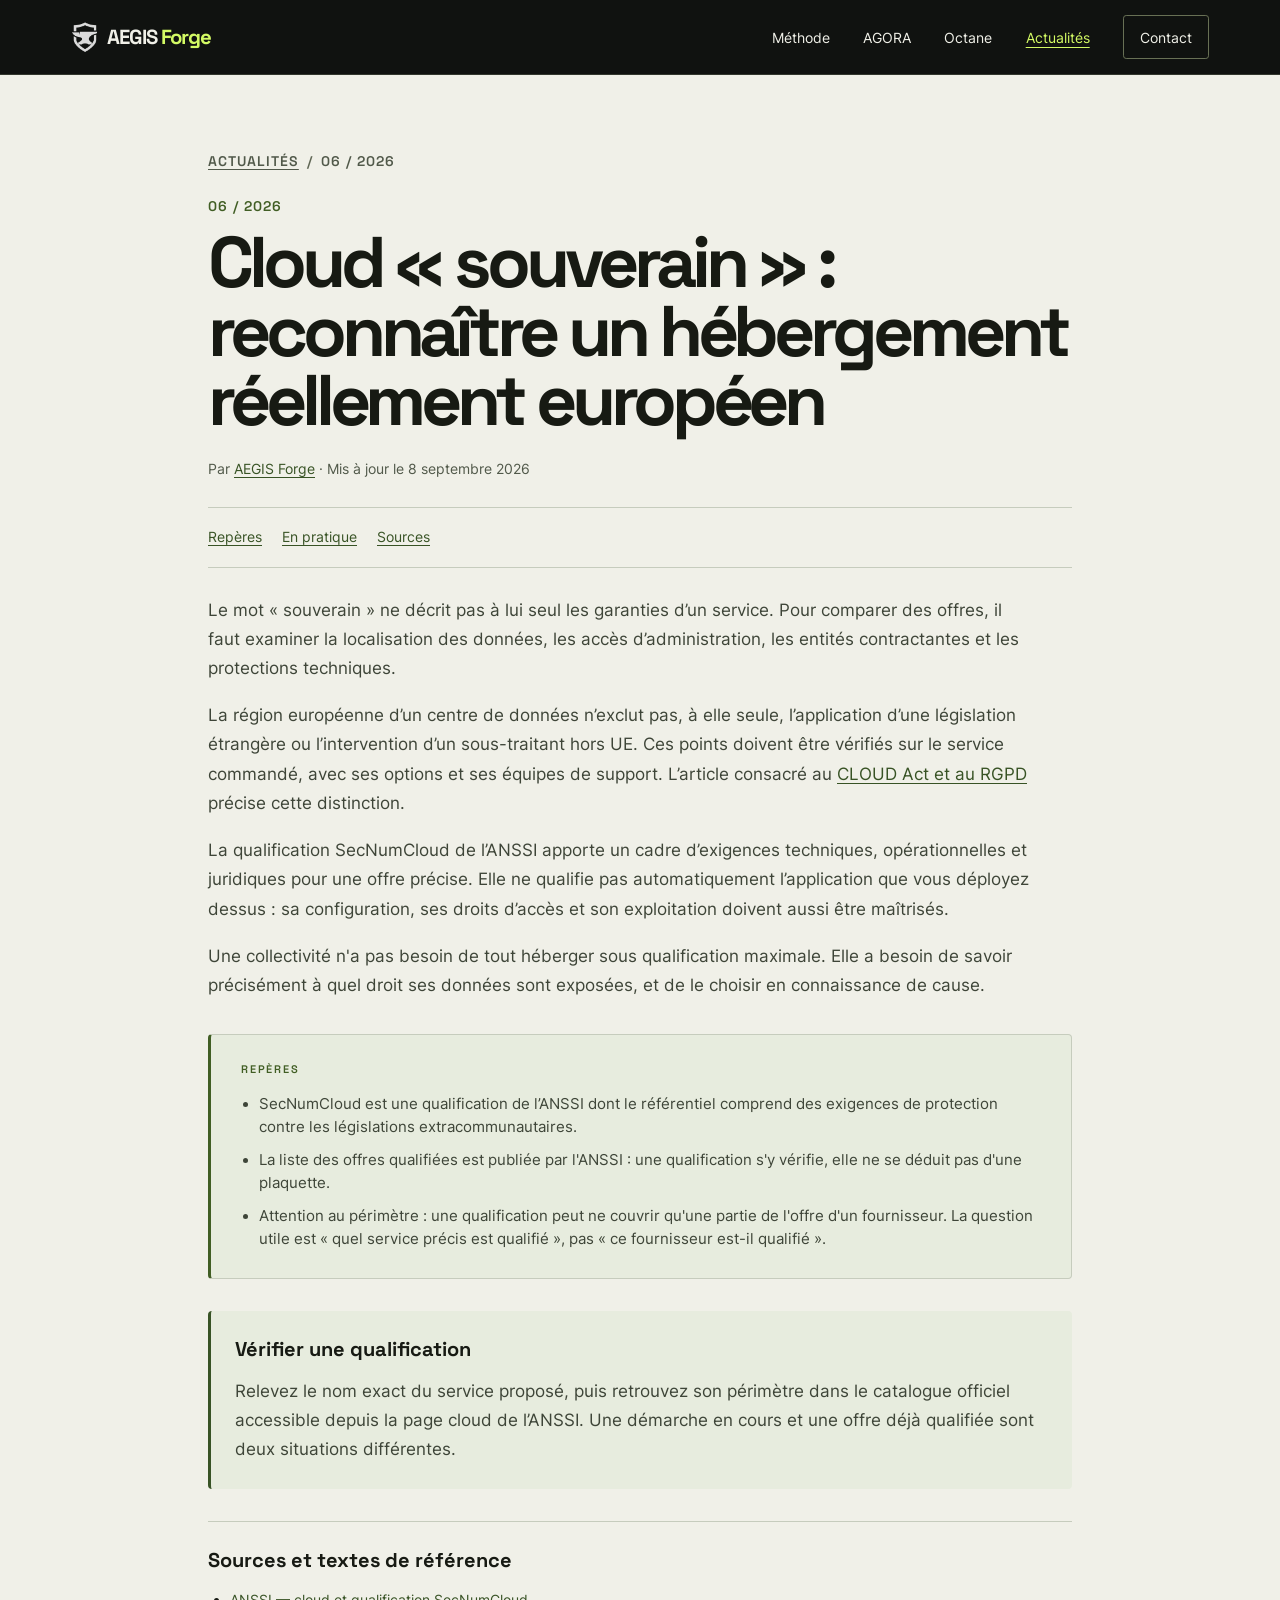
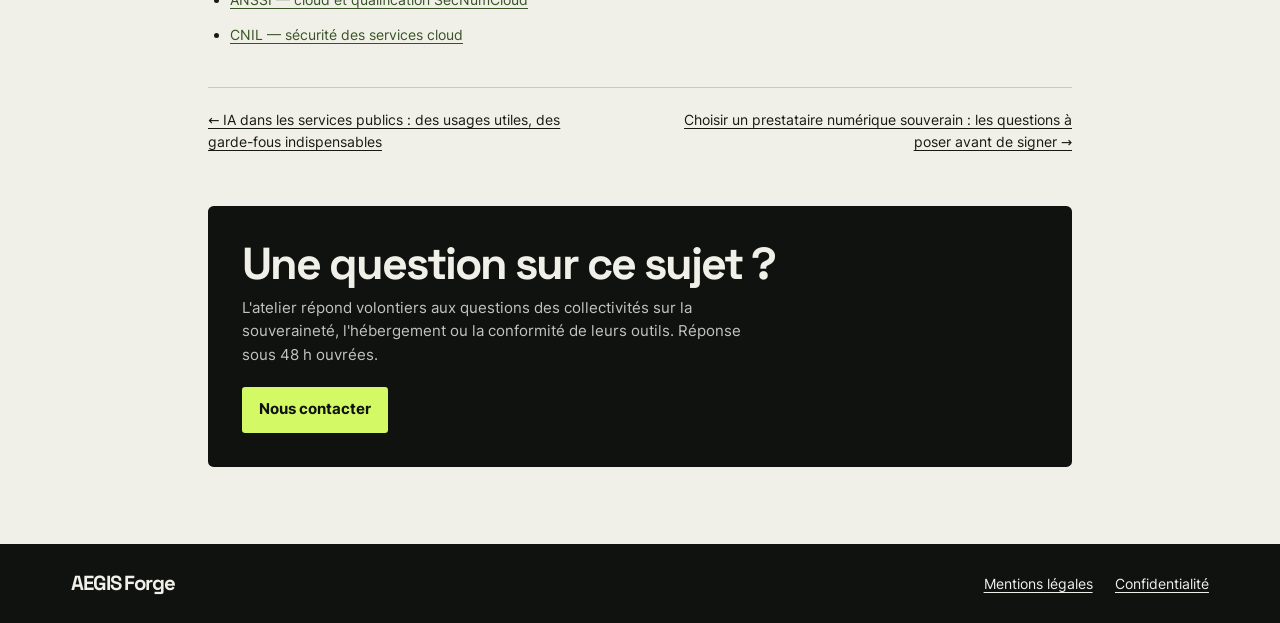
<file: actualite-cloud-souverain-hebergement-europeen.html>
<!DOCTYPE html>
<html lang="fr">
<head>
<meta charset="UTF-8">
<meta name="viewport" content="width=device-width, initial-scale=1.0">
<title>Cloud souverain — reconnaître un hébergement réellement européen · AEGIS Forge</title>

<meta http-equiv="Content-Security-Policy" content="default-src 'self'; script-src 'self' 'sha256-b0VoS+fWSQNLgAVdlbKDaU1Snr4DNN99ygdCCYAj3Vc=' 'sha256-/ghCYv1ksZAMS8k8gZi+gjk3KdHw3k57Vrn94yFKHJg='; style-src 'self' 'unsafe-inline'; font-src 'self'; img-src 'self' data:; connect-src 'self' https://formspree.io; form-action 'self' https://formspree.io; base-uri 'self'; object-src 'none'; upgrade-insecure-requests">
<meta name="referrer" content="strict-origin-when-cross-origin">
<meta name="robots" content="index, follow, max-snippet:-1, max-image-preview:large">
<meta name="description" content="Une région de centres de données en Europe ne suffit pas. Quatre critères vérifiables pour distinguer un hébergement réellement européen : entité contractante, maison mère, sous-traitants, certifications.">

<!-- SEO : Open Graph, Twitter Card, Schema.org BlogPosting + BreadcrumbList.
     URL canonique et og:url sont injectées au build par tools/build-sites.mjs. -->
<meta property="og:type" content="article">
<meta property="og:site_name" content="AEGIS Forge">
<meta property="og:title" content="Cloud « souverain » : reconnaître un hébergement réellement européen">
<meta property="og:description" content="Une région de centres de données en Europe ne suffit pas. Quatre critères vérifiables pour distinguer un hébergement réellement européen : entité contractante, maison mère, sous-traitants, certifications.">
<meta property="og:locale" content="fr_FR">
<meta property="article:modified_time" content="2026-09-08">
<meta property="article:published_time" content="2026-06-15">
<meta property="og:image" content="https://aegis-forge.fr/rss/og-forge.png">
<meta property="og:image:width" content="1200">
<meta property="og:image:height" content="630">
<meta property="og:image:alt" content="AEGIS Forge — atelier d'applications souveraines pour les collectivités">

<meta name="twitter:card" content="summary_large_image">
<meta name="twitter:image" content="https://aegis-forge.fr/rss/og-forge.png">
<meta name="twitter:title" content="Cloud « souverain » : reconnaître un hébergement réellement européen">
<meta name="twitter:description" content="Une région de centres de données en Europe ne suffit pas. Quatre critères vérifiables pour distinguer un hébergement réellement européen : entité contractante, maison mère, sous-traitants, certifications.">

<script type="application/ld+json">
{
  "@context": "https://schema.org",
  "@type": "BlogPosting",
  "headline": "Cloud « souverain » : reconnaître un hébergement réellement européen",
  "description": "Une région de centres de données en Europe ne suffit pas. Quatre critères vérifiables pour distinguer un hébergement réellement européen : entité contractante, maison mère, sous-traitants, certifications.",
  "datePublished": "2026-06-15",
  "inLanguage": "fr",
  "url": "https://aegis-forge.fr/actualite-cloud-souverain-hebergement-europeen.html",
  "image": "https://aegis-forge.fr/rss/og-forge.png",
  "author": {
    "@type": "Organization",
    "name": "AEGIS Forge",
    "url": "https://aegis-forge.fr/"
  },
  "publisher": {
    "@type": "Organization",
    "name": "AEGIS Forge",
    "url": "https://aegis-forge.fr/"
  },
  "isPartOf": {
    "@type": "Blog",
    "name": "Actualités AEGIS Forge",
    "url": "https://aegis-forge.fr/actualites.html"
  },
  "dateModified": "2026-09-08",
  "citation": [
    "https://cyber.gouv.fr/enjeux-technologiques/cloud/",
    "https://www.cnil.fr/fr/securite-cloud-informatique-en-nuage"
  ]
}
</script>

<script type="application/ld+json">
{
  "@context": "https://schema.org",
  "@type": "BreadcrumbList",
  "itemListElement": [
    {
      "@type": "ListItem",
      "position": 1,
      "name": "Forge",
      "item": "https://aegis-forge.fr/"
    },
    {
      "@type": "ListItem",
      "position": 2,
      "name": "Actualités",
      "item": "https://aegis-forge.fr/actualites.html"
    },
    {
      "@type": "ListItem",
      "position": 3,
      "name": "Cloud « souverain » : reconnaître un hébergement réellement européen",
      "item": "https://aegis-forge.fr/actualite-cloud-souverain-hebergement-europeen.html"
    }
  ]
}
</script>

<link rel="stylesheet" href="_shared/fonts.css?v=f6b8a55ffea1">
<link rel="stylesheet" href="_shared/operational.css?v=af11021fd2ce">
<link rel="stylesheet" href="_shared/contact-modal.css?v=d048da4ac8a4">
<script src="_shared/contact-modal.js?v=2c56a9a7f6f6" defer></script>
<link rel="icon" type="image/webp" href="rss/aegis-forge-icon.webp">

<link rel="stylesheet" href="_shared/articles.css?v=33d95ce5703d">
<link rel="stylesheet" href="_shared/forge-vitrine.css?v=ff34c1564444">
<link rel="canonical" href="https://aegis-forge.fr/actualite-cloud-souverain-hebergement-europeen.html">
<meta property="og:url" content="https://aegis-forge.fr/actualite-cloud-souverain-hebergement-europeen.html">
</head>
<body class="forge-site forge-article">

<a class="skip-link" href="#main-content">Aller au contenu principal</a>
<header class="forge-top">
  <div class="frame forge-top-inner">
    <a class="wordmark" href="aegis-forge.html">
      <img src="rss/aegis-forge-icon.webp" alt="" width="27" height="32">
      <span>AEGIS<span class="wordmark-forge"> Forge</span></span>
    </a>
    <nav class="forge-nav" aria-label="Navigation principale">
        <a href="aegis-forge.html#methode">Méthode</a>
        <a href="aegis-agora.html">AGORA</a>
        <a href="forge-octane.html">Octane</a>
        <a href="actualites.html" aria-current="true">Actualités</a>
        <a class="forge-nav-contact" href="#contact">Contact</a>
    </nav>
  </div>
</header>

<div class="shell">

<main class="art-wrap" id="main-content">

    <nav class="art-crumb" aria-label="Fil d'Ariane">
      <a href="actualites.html">Actualités</a><span>/</span>06 / 2026
    </nav>

    <article class="art">
      <div class="art-date">06 / 2026</div>
      <h1>Cloud « souverain » : reconnaître un hébergement réellement européen</h1>
      <p class="art-byline">Par <a href="aegis-forge.html#parcours" rel="author">AEGIS Forge</a> · Mis à jour le <time datetime="2026-09-08">8 septembre 2026</time></p>
      <nav class="art-toc" aria-label="Dans cet article"><a href="#reperes">Repères</a><a href="#en-pratique">En pratique</a><a href="#sources">Sources</a></nav>
      <p>Le mot « souverain » ne décrit pas à lui seul les garanties d’un service. Pour comparer des offres, il faut examiner la localisation des données, les accès d’administration, les entités contractantes et les protections techniques.</p>
      <p>La région européenne d’un centre de données n’exclut pas, à elle seule, l’application d’une législation étrangère ou l’intervention d’un sous-traitant hors UE. Ces points doivent être vérifiés sur le service commandé, avec ses options et ses équipes de support. L’article consacré au <a href="actualite-cloud-act-rgpd.html">CLOUD Act et au RGPD</a> précise cette distinction.</p>
      <p>La qualification SecNumCloud de l’ANSSI apporte un cadre d’exigences techniques, opérationnelles et juridiques pour une offre précise. Elle ne qualifie pas automatiquement l’application que vous déployez dessus : sa configuration, ses droits d’accès et son exploitation doivent aussi être maîtrisés.</p>
      <p>Une collectivité n'a pas besoin de tout héberger sous qualification maximale. Elle a besoin de savoir précisément à quel droit ses données sont exposées, et de le choisir en connaissance de cause.</p>

      <aside class="art-rep" id="reperes">
        <h2>Repères</h2>
        <ul>
          <li>SecNumCloud est une qualification de l’ANSSI dont le référentiel comprend des exigences de protection contre les législations extracommunautaires.</li>
          <li>La liste des offres qualifiées est publiée par l'ANSSI : une qualification s'y vérifie, elle ne se déduit pas d'une plaquette.</li>
          <li>Attention au périmètre : une qualification peut ne couvrir qu'une partie de l'offre d'un fournisseur. La question utile est « quel service précis est qualifié », pas « ce fournisseur est-il qualifié ».</li>
        </ul>
      </aside>
      <section class="art-practice" id="en-pratique" aria-labelledby="practice-title">
        <h2 id="practice-title">Vérifier une qualification</h2>
        <p>Relevez le nom exact du service proposé, puis retrouvez son périmètre dans le catalogue officiel accessible depuis la page cloud de l’ANSSI. Une démarche en cours et une offre déjà qualifiée sont deux situations différentes.</p>
      </section>
      <section class="art-sources" id="sources" aria-labelledby="sources-title">
        <h2 id="sources-title">Sources et textes de référence</h2>
        <ul>
          <li><a href="https://cyber.gouv.fr/enjeux-technologiques/cloud/">ANSSI — cloud et qualification SecNumCloud</a></li>
          <li><a href="https://www.cnil.fr/fr/securite-cloud-informatique-en-nuage">CNIL — sécurité des services cloud</a></li>
        </ul>
      </section>
    </article>

    <nav class="art-nav" aria-label="Articles adjacents">
      <a href="actualite-ia-services-publics.html">&larr; IA dans les services publics : des usages utiles, des garde-fous indispensables</a>
      <a class="art-nav-next" href="actualite-choisir-prestataire-souverain.html">Choisir un prestataire numérique souverain : les questions à poser avant de signer &rarr;</a>
    </nav>

    <section class="news-contact" id="contact">
      <h2>Une question sur ce sujet ?</h2>
      <p>L'atelier répond volontiers aux questions des collectivités sur la souveraineté, l'hébergement ou la conformité de leurs outils. Réponse sous 48 h ouvrées.</p>
      <a href="mailto:contact@aegis-forge.fr" class="contact-mail js-aegis-contact">Nous contacter</a>
    </section>

  </main>

</div>

<!-- FOOT -->
<footer class="forge-footer">
  <div class="frame forge-footer-inner">
    <a class="wordmark" href="aegis-forge.html">AEGIS Forge</a>
    <nav aria-label="Informations légales">
      <a href="mentions.html">Mentions légales</a>
      <a href="mentions.html#confidentialite">Confidentialité</a>
    </nav>
  </div>
</footer>
</body>
</html>
</file>
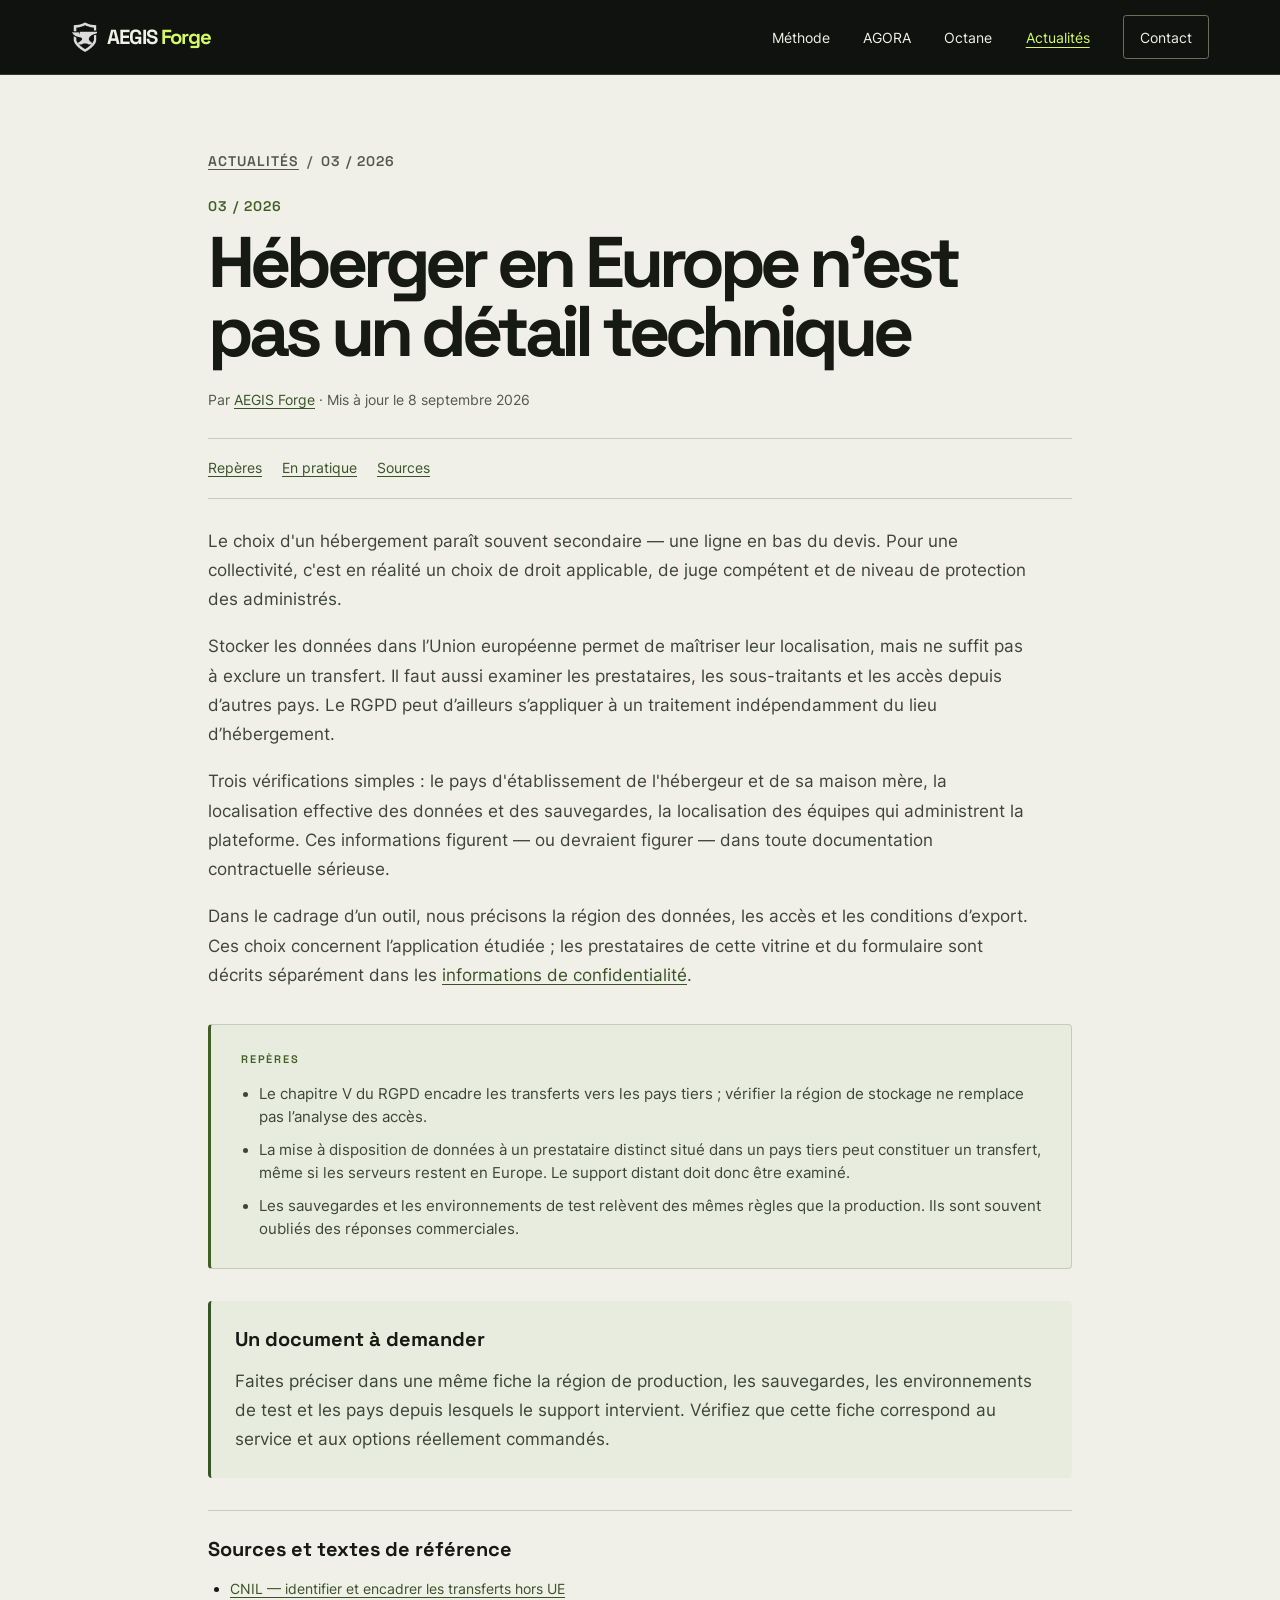
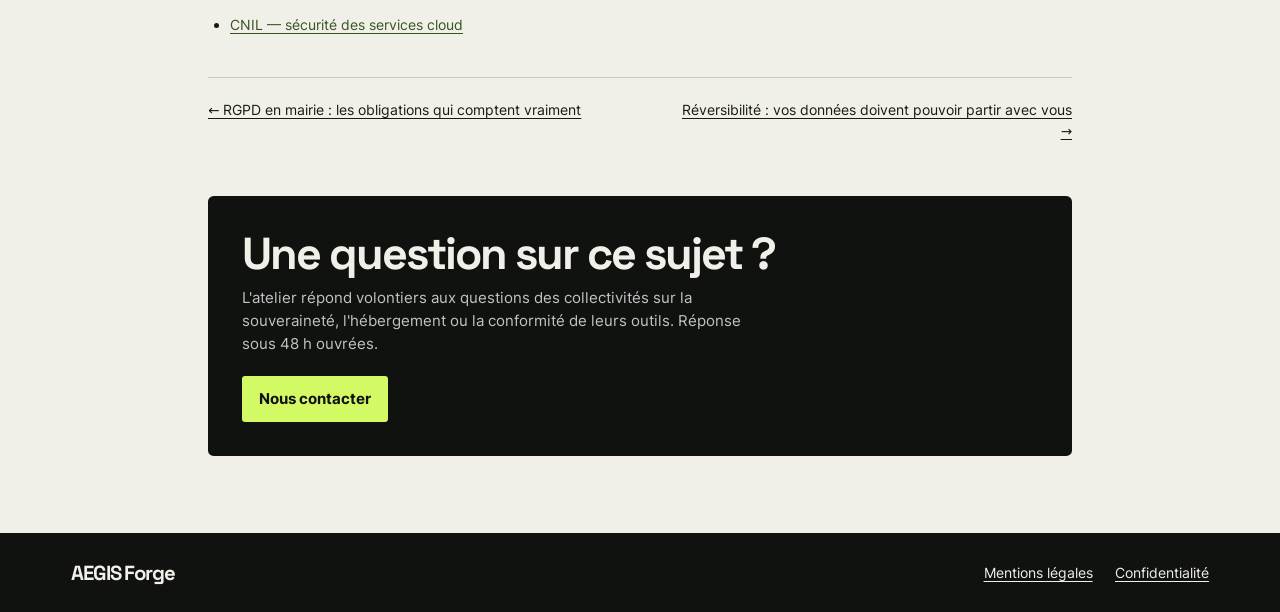
<file: actualite-heberger-en-europe.html>
<!DOCTYPE html>
<html lang="fr">
<head>
<meta charset="UTF-8">
<meta name="viewport" content="width=device-width, initial-scale=1.0">
<title>Héberger en Europe n'est pas un détail technique · AEGIS Forge</title>

<meta http-equiv="Content-Security-Policy" content="default-src 'self'; script-src 'self' 'sha256-0g7MI/JJGjA7pJ3zhV8TwSnqZ/fUHgJaXi01tTe+ihU=' 'sha256-5gOzeeSmWyedAZlEWo0FWTAlEMc/TwCynkmeCgS+kqM='; style-src 'self' 'unsafe-inline'; font-src 'self'; img-src 'self' data:; connect-src 'self' https://formspree.io; form-action 'self' https://formspree.io; base-uri 'self'; object-src 'none'; upgrade-insecure-requests">
<meta name="referrer" content="strict-origin-when-cross-origin">
<meta name="robots" content="index, follow, max-snippet:-1, max-image-preview:large">
<meta name="description" content="Pour une collectivité, le choix d'un hébergement est un choix de droit applicable et de juge compétent. Trois vérifications simples avant de signer.">

<!-- SEO : Open Graph, Twitter Card, Schema.org BlogPosting + BreadcrumbList.
     URL canonique et og:url sont injectées au build par tools/build-sites.mjs. -->
<meta property="og:type" content="article">
<meta property="og:site_name" content="AEGIS Forge">
<meta property="og:title" content="Héberger en Europe n'est pas un détail technique">
<meta property="og:description" content="Pour une collectivité, le choix d'un hébergement est un choix de droit applicable et de juge compétent. Trois vérifications simples avant de signer.">
<meta property="og:locale" content="fr_FR">
<meta property="article:modified_time" content="2026-09-08">
<meta property="article:published_time" content="2026-03-15">
<meta property="og:image" content="https://aegis-forge.fr/rss/og-forge.png">
<meta property="og:image:width" content="1200">
<meta property="og:image:height" content="630">
<meta property="og:image:alt" content="AEGIS Forge — atelier d'applications souveraines pour les collectivités">

<meta name="twitter:card" content="summary_large_image">
<meta name="twitter:image" content="https://aegis-forge.fr/rss/og-forge.png">
<meta name="twitter:title" content="Héberger en Europe n'est pas un détail technique">
<meta name="twitter:description" content="Pour une collectivité, le choix d'un hébergement est un choix de droit applicable et de juge compétent. Trois vérifications simples avant de signer.">

<script type="application/ld+json">
{
  "@context": "https://schema.org",
  "@type": "BlogPosting",
  "headline": "Héberger en Europe n'est pas un détail technique",
  "description": "Pour une collectivité, le choix d'un hébergement est un choix de droit applicable et de juge compétent. Trois vérifications simples avant de signer.",
  "datePublished": "2026-03-15",
  "inLanguage": "fr",
  "url": "https://aegis-forge.fr/actualite-heberger-en-europe.html",
  "image": "https://aegis-forge.fr/rss/og-forge.png",
  "author": {
    "@type": "Organization",
    "name": "AEGIS Forge",
    "url": "https://aegis-forge.fr/"
  },
  "publisher": {
    "@type": "Organization",
    "name": "AEGIS Forge",
    "url": "https://aegis-forge.fr/"
  },
  "isPartOf": {
    "@type": "Blog",
    "name": "Actualités AEGIS Forge",
    "url": "https://aegis-forge.fr/actualites.html"
  },
  "dateModified": "2026-09-08",
  "citation": [
    "https://www.cnil.fr/fr/responsables-de-traitement-comment-identifier-et-traiter-des-transferts-de-donnees-hors-ue",
    "https://www.cnil.fr/fr/securite-cloud-informatique-en-nuage"
  ]
}
</script>

<script type="application/ld+json">
{
  "@context": "https://schema.org",
  "@type": "BreadcrumbList",
  "itemListElement": [
    {
      "@type": "ListItem",
      "position": 1,
      "name": "Forge",
      "item": "https://aegis-forge.fr/"
    },
    {
      "@type": "ListItem",
      "position": 2,
      "name": "Actualités",
      "item": "https://aegis-forge.fr/actualites.html"
    },
    {
      "@type": "ListItem",
      "position": 3,
      "name": "Héberger en Europe n'est pas un détail technique",
      "item": "https://aegis-forge.fr/actualite-heberger-en-europe.html"
    }
  ]
}
</script>

<link rel="stylesheet" href="_shared/fonts.css?v=f6b8a55ffea1">
<link rel="stylesheet" href="_shared/operational.css?v=af11021fd2ce">
<link rel="stylesheet" href="_shared/contact-modal.css?v=d048da4ac8a4">
<script src="_shared/contact-modal.js?v=2c56a9a7f6f6" defer></script>
<link rel="icon" type="image/webp" href="rss/aegis-forge-icon.webp">

<link rel="stylesheet" href="_shared/articles.css?v=33d95ce5703d">
<link rel="stylesheet" href="_shared/forge-vitrine.css?v=ff34c1564444">
<link rel="canonical" href="https://aegis-forge.fr/actualite-heberger-en-europe.html">
<meta property="og:url" content="https://aegis-forge.fr/actualite-heberger-en-europe.html">
</head>
<body class="forge-site forge-article">

<a class="skip-link" href="#main-content">Aller au contenu principal</a>
<header class="forge-top">
  <div class="frame forge-top-inner">
    <a class="wordmark" href="aegis-forge.html">
      <img src="rss/aegis-forge-icon.webp" alt="" width="27" height="32">
      <span>AEGIS<span class="wordmark-forge"> Forge</span></span>
    </a>
    <nav class="forge-nav" aria-label="Navigation principale">
        <a href="aegis-forge.html#methode">Méthode</a>
        <a href="aegis-agora.html">AGORA</a>
        <a href="forge-octane.html">Octane</a>
        <a href="actualites.html" aria-current="true">Actualités</a>
        <a class="forge-nav-contact" href="#contact">Contact</a>
    </nav>
  </div>
</header>

<div class="shell">

<main class="art-wrap" id="main-content">

    <nav class="art-crumb" aria-label="Fil d'Ariane">
      <a href="actualites.html">Actualités</a><span>/</span>03 / 2026
    </nav>

    <article class="art">
      <div class="art-date">03 / 2026</div>
      <h1>Héberger en Europe n'est pas un détail technique</h1>
      <p class="art-byline">Par <a href="aegis-forge.html#parcours" rel="author">AEGIS Forge</a> · Mis à jour le <time datetime="2026-09-08">8 septembre 2026</time></p>
      <nav class="art-toc" aria-label="Dans cet article"><a href="#reperes">Repères</a><a href="#en-pratique">En pratique</a><a href="#sources">Sources</a></nav>
      <p>Le choix d'un hébergement paraît souvent secondaire — une ligne en bas du devis. Pour une collectivité, c'est en réalité un choix de droit applicable, de juge compétent et de niveau de protection des administrés.</p>
      <p>Stocker les données dans l’Union européenne permet de maîtriser leur localisation, mais ne suffit pas à exclure un transfert. Il faut aussi examiner les prestataires, les sous-traitants et les accès depuis d’autres pays. Le RGPD peut d’ailleurs s’appliquer à un traitement indépendamment du lieu d’hébergement.</p>
      <p>Trois vérifications simples : le pays d'établissement de l'hébergeur et de sa maison mère, la localisation effective des données et des sauvegardes, la localisation des équipes qui administrent la plateforme. Ces informations figurent — ou devraient figurer — dans toute documentation contractuelle sérieuse.</p>
      <p>Dans le cadrage d’un outil, nous précisons la région des données, les accès et les conditions d’export. Ces choix concernent l’application étudiée ; les prestataires de cette vitrine et du formulaire sont décrits séparément dans les <a href="mentions.html#confidentialite">informations de confidentialité</a>.</p>

      <aside class="art-rep" id="reperes">
        <h2>Repères</h2>
        <ul>
          <li>Le chapitre V du RGPD encadre les transferts vers les pays tiers ; vérifier la région de stockage ne remplace pas l’analyse des accès.</li>
          <li>La mise à disposition de données à un prestataire distinct situé dans un pays tiers peut constituer un transfert, même si les serveurs restent en Europe. Le support distant doit donc être examiné.</li>
          <li>Les sauvegardes et les environnements de test relèvent des mêmes règles que la production. Ils sont souvent oubliés des réponses commerciales.</li>
        </ul>
      </aside>
      <section class="art-practice" id="en-pratique" aria-labelledby="practice-title">
        <h2 id="practice-title">Un document à demander</h2>
        <p>Faites préciser dans une même fiche la région de production, les sauvegardes, les environnements de test et les pays depuis lesquels le support intervient. Vérifiez que cette fiche correspond au service et aux options réellement commandés.</p>
      </section>
      <section class="art-sources" id="sources" aria-labelledby="sources-title">
        <h2 id="sources-title">Sources et textes de référence</h2>
        <ul>
          <li><a href="https://www.cnil.fr/fr/responsables-de-traitement-comment-identifier-et-traiter-des-transferts-de-donnees-hors-ue">CNIL — identifier et encadrer les transferts hors UE</a></li>
          <li><a href="https://www.cnil.fr/fr/securite-cloud-informatique-en-nuage">CNIL — sécurité des services cloud</a></li>
        </ul>
      </section>
    </article>

    <nav class="art-nav" aria-label="Articles adjacents">
      <a href="actualite-rgpd-en-mairie.html">&larr; RGPD en mairie : les obligations qui comptent vraiment</a>
      <a class="art-nav-next" href="actualite-reversibilite-donnees.html">Réversibilité : vos données doivent pouvoir partir avec vous &rarr;</a>
    </nav>

    <section class="news-contact" id="contact">
      <h2>Une question sur ce sujet ?</h2>
      <p>L'atelier répond volontiers aux questions des collectivités sur la souveraineté, l'hébergement ou la conformité de leurs outils. Réponse sous 48 h ouvrées.</p>
      <a href="mailto:contact@aegis-forge.fr" class="contact-mail js-aegis-contact">Nous contacter</a>
    </section>

  </main>

</div>

<!-- FOOT -->
<footer class="forge-footer">
  <div class="frame forge-footer-inner">
    <a class="wordmark" href="aegis-forge.html">AEGIS Forge</a>
    <nav aria-label="Informations légales">
      <a href="mentions.html">Mentions légales</a>
      <a href="mentions.html#confidentialite">Confidentialité</a>
    </nav>
  </div>
</footer>
</body>
</html>
</file>
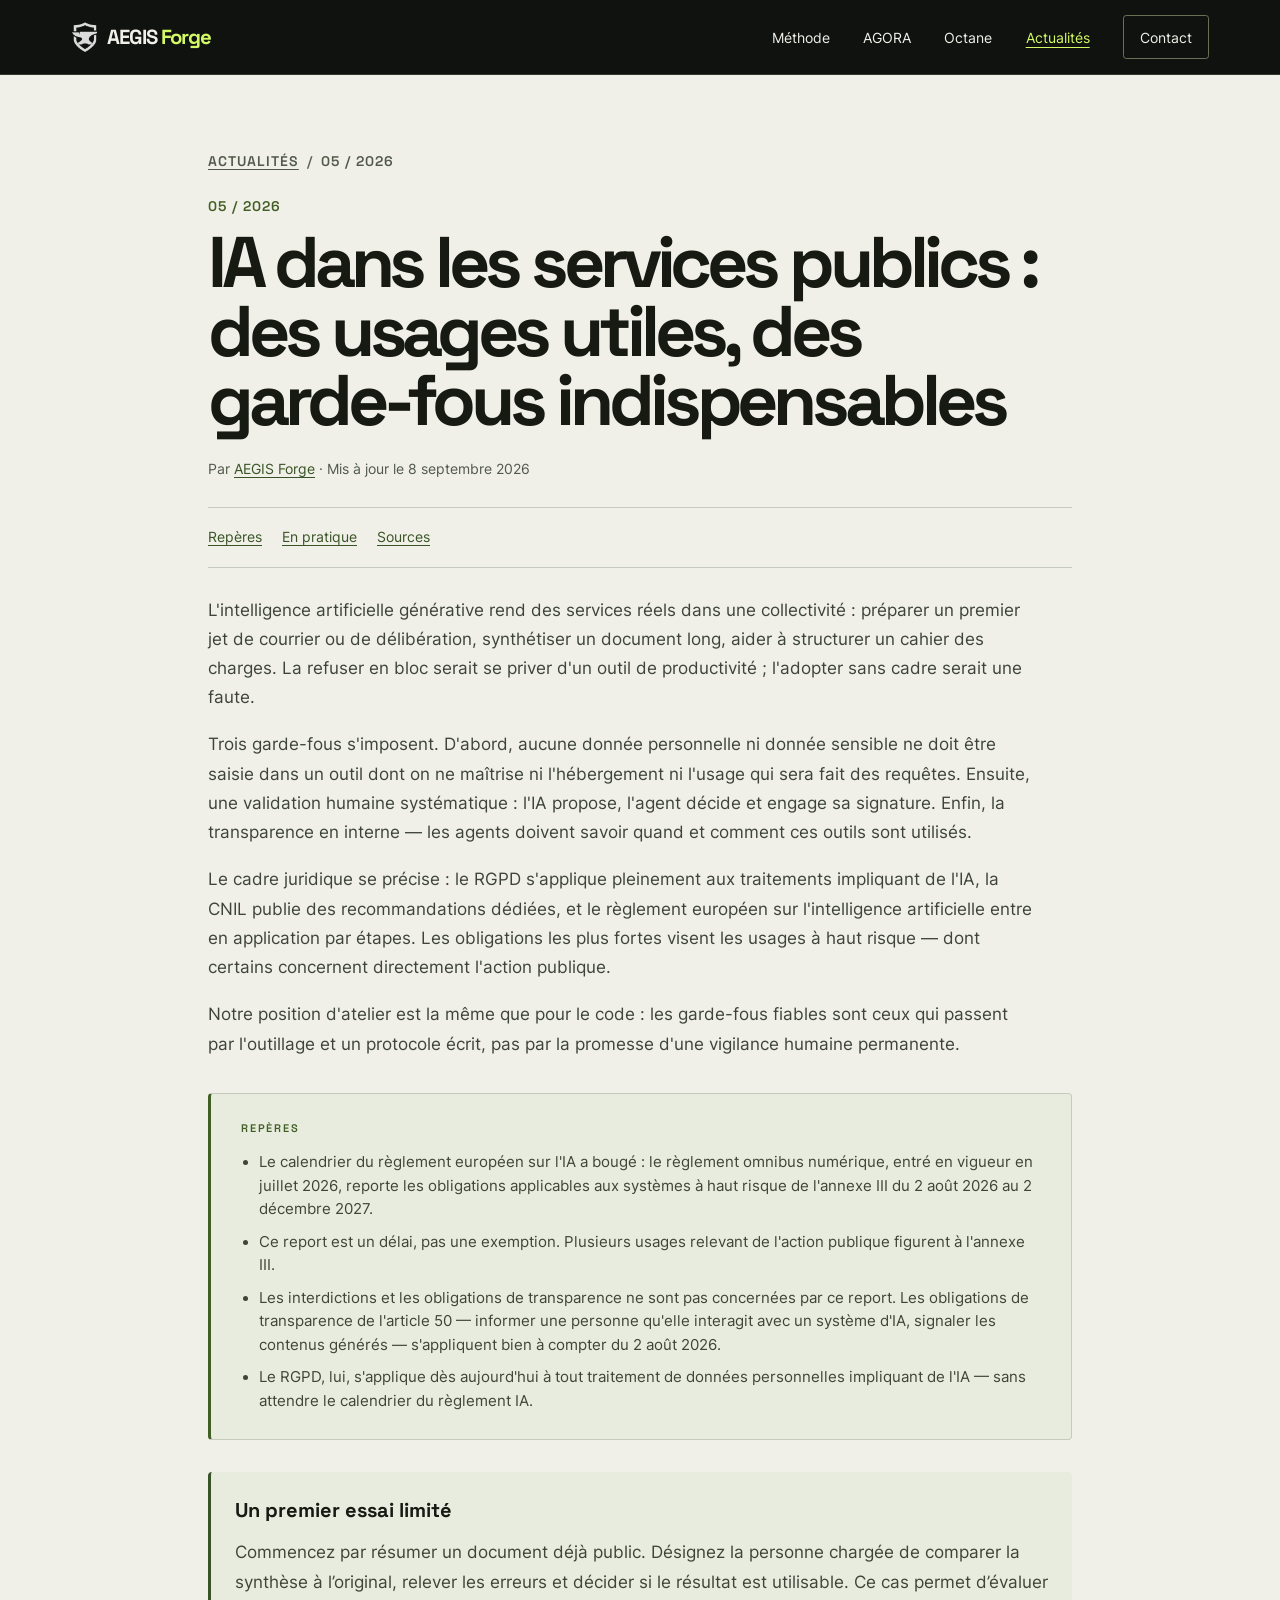
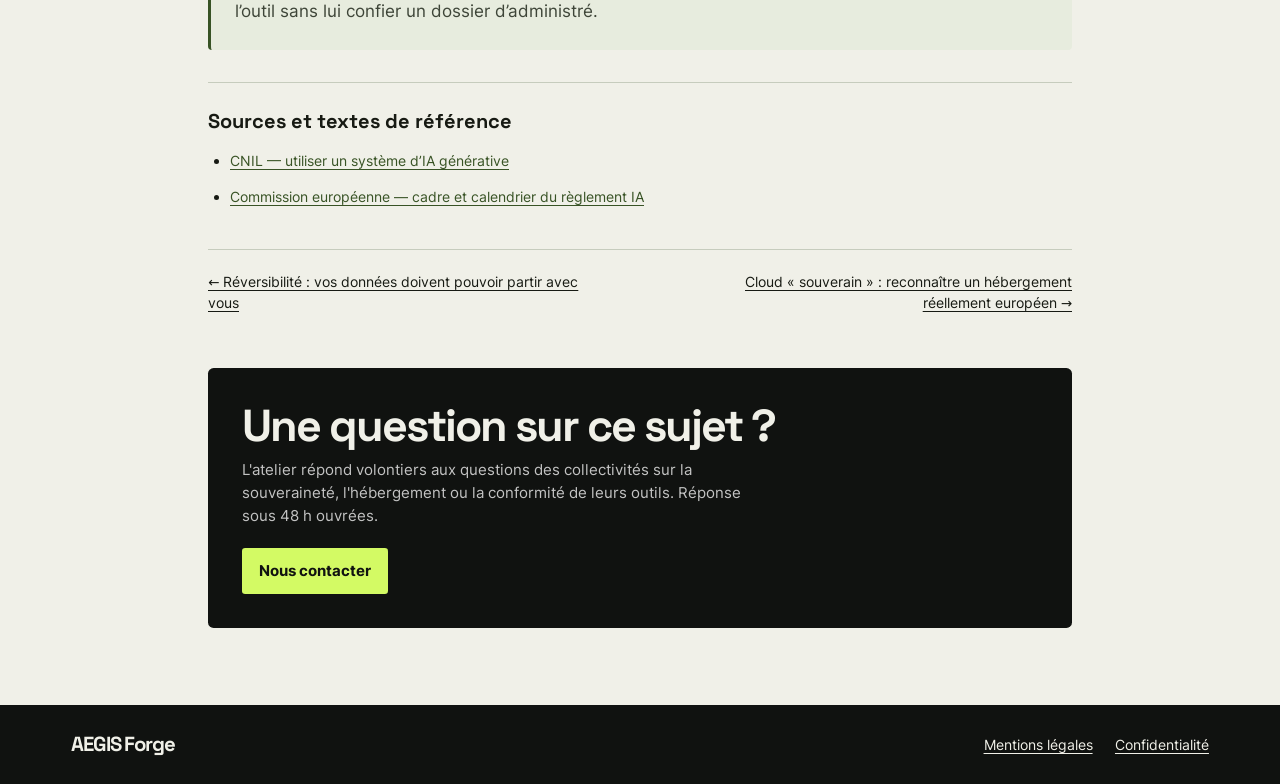
<file: actualite-ia-services-publics.html>
<!DOCTYPE html>
<html lang="fr">
<head>
<meta charset="UTF-8">
<meta name="viewport" content="width=device-width, initial-scale=1.0">
<title>IA dans les services publics — usages utiles et garde-fous indispensables · AEGIS Forge</title>

<meta http-equiv="Content-Security-Policy" content="default-src 'self'; script-src 'self' 'sha256-JubReDgsDRklB0hnxS6vcYeNbXBwRyy/RwWgVj6wZf8=' 'sha256-+Jwp4U/vh59vry5y+qUF8MhfAqsmNNo10yk1Yv4Oxzw='; style-src 'self' 'unsafe-inline'; font-src 'self'; img-src 'self' data:; connect-src 'self' https://formspree.io; form-action 'self' https://formspree.io; base-uri 'self'; object-src 'none'; upgrade-insecure-requests">
<meta name="referrer" content="strict-origin-when-cross-origin">
<meta name="robots" content="index, follow, max-snippet:-1, max-image-preview:large">
<meta name="description" content="L'IA générative rend des services réels en collectivité. Trois garde-fous : aucune donnée personnelle dans un outil non maîtrisé, validation humaine systématique, transparence interne.">

<!-- SEO : Open Graph, Twitter Card, Schema.org BlogPosting + BreadcrumbList.
     URL canonique et og:url sont injectées au build par tools/build-sites.mjs. -->
<meta property="og:type" content="article">
<meta property="og:site_name" content="AEGIS Forge">
<meta property="og:title" content="IA dans les services publics : des usages utiles, des garde-fous indispensables">
<meta property="og:description" content="L'IA générative rend des services réels en collectivité. Trois garde-fous : aucune donnée personnelle dans un outil non maîtrisé, validation humaine systématique, transparence interne.">
<meta property="og:locale" content="fr_FR">
<meta property="article:modified_time" content="2026-09-08">
<meta property="article:published_time" content="2026-05-15">
<meta property="og:image" content="https://aegis-forge.fr/rss/og-forge.png">
<meta property="og:image:width" content="1200">
<meta property="og:image:height" content="630">
<meta property="og:image:alt" content="AEGIS Forge — atelier d'applications souveraines pour les collectivités">

<meta name="twitter:card" content="summary_large_image">
<meta name="twitter:image" content="https://aegis-forge.fr/rss/og-forge.png">
<meta name="twitter:title" content="IA dans les services publics : des usages utiles, des garde-fous indispensables">
<meta name="twitter:description" content="L'IA générative rend des services réels en collectivité. Trois garde-fous : aucune donnée personnelle dans un outil non maîtrisé, validation humaine systématique, transparence interne.">

<script type="application/ld+json">
{
  "@context": "https://schema.org",
  "@type": "BlogPosting",
  "headline": "IA dans les services publics : des usages utiles, des garde-fous indispensables",
  "description": "L'IA générative rend des services réels en collectivité. Trois garde-fous : aucune donnée personnelle dans un outil non maîtrisé, validation humaine systématique, transparence interne.",
  "datePublished": "2026-05-15",
  "inLanguage": "fr",
  "url": "https://aegis-forge.fr/actualite-ia-services-publics.html",
  "image": "https://aegis-forge.fr/rss/og-forge.png",
  "author": {
    "@type": "Organization",
    "name": "AEGIS Forge",
    "url": "https://aegis-forge.fr/"
  },
  "publisher": {
    "@type": "Organization",
    "name": "AEGIS Forge",
    "url": "https://aegis-forge.fr/"
  },
  "isPartOf": {
    "@type": "Blog",
    "name": "Actualités AEGIS Forge",
    "url": "https://aegis-forge.fr/actualites.html"
  },
  "dateModified": "2026-09-08",
  "citation": [
    "https://www.cnil.fr/fr/les-questions-reponses-de-la-cnil-sur-lutilisation-dun-systeme-dia-generative",
    "https://digital-strategy.ec.europa.eu/en/policies/regulatory-framework-ai"
  ]
}
</script>

<script type="application/ld+json">
{
  "@context": "https://schema.org",
  "@type": "BreadcrumbList",
  "itemListElement": [
    {
      "@type": "ListItem",
      "position": 1,
      "name": "Forge",
      "item": "https://aegis-forge.fr/"
    },
    {
      "@type": "ListItem",
      "position": 2,
      "name": "Actualités",
      "item": "https://aegis-forge.fr/actualites.html"
    },
    {
      "@type": "ListItem",
      "position": 3,
      "name": "IA dans les services publics : des usages utiles, des garde-fous indispensables",
      "item": "https://aegis-forge.fr/actualite-ia-services-publics.html"
    }
  ]
}
</script>

<link rel="stylesheet" href="_shared/fonts.css?v=f6b8a55ffea1">
<link rel="stylesheet" href="_shared/operational.css?v=af11021fd2ce">
<link rel="stylesheet" href="_shared/contact-modal.css?v=d048da4ac8a4">
<script src="_shared/contact-modal.js?v=2c56a9a7f6f6" defer></script>
<link rel="icon" type="image/webp" href="rss/aegis-forge-icon.webp">

<link rel="stylesheet" href="_shared/articles.css?v=33d95ce5703d">
<link rel="stylesheet" href="_shared/forge-vitrine.css?v=ff34c1564444">
<link rel="canonical" href="https://aegis-forge.fr/actualite-ia-services-publics.html">
<meta property="og:url" content="https://aegis-forge.fr/actualite-ia-services-publics.html">
</head>
<body class="forge-site forge-article">

<a class="skip-link" href="#main-content">Aller au contenu principal</a>
<header class="forge-top">
  <div class="frame forge-top-inner">
    <a class="wordmark" href="aegis-forge.html">
      <img src="rss/aegis-forge-icon.webp" alt="" width="27" height="32">
      <span>AEGIS<span class="wordmark-forge"> Forge</span></span>
    </a>
    <nav class="forge-nav" aria-label="Navigation principale">
        <a href="aegis-forge.html#methode">Méthode</a>
        <a href="aegis-agora.html">AGORA</a>
        <a href="forge-octane.html">Octane</a>
        <a href="actualites.html" aria-current="true">Actualités</a>
        <a class="forge-nav-contact" href="#contact">Contact</a>
    </nav>
  </div>
</header>

<div class="shell">

<main class="art-wrap" id="main-content">

    <nav class="art-crumb" aria-label="Fil d'Ariane">
      <a href="actualites.html">Actualités</a><span>/</span>05 / 2026
    </nav>

    <article class="art">
      <div class="art-date">05 / 2026</div>
      <h1>IA dans les services publics : des usages utiles, des garde-fous indispensables</h1>
      <p class="art-byline">Par <a href="aegis-forge.html#parcours" rel="author">AEGIS Forge</a> · Mis à jour le <time datetime="2026-09-08">8 septembre 2026</time></p>
      <nav class="art-toc" aria-label="Dans cet article"><a href="#reperes">Repères</a><a href="#en-pratique">En pratique</a><a href="#sources">Sources</a></nav>
      <p>L'intelligence artificielle générative rend des services réels dans une collectivité : préparer un premier jet de courrier ou de délibération, synthétiser un document long, aider à structurer un cahier des charges. La refuser en bloc serait se priver d'un outil de productivité ; l'adopter sans cadre serait une faute.</p>
      <p>Trois garde-fous s'imposent. D'abord, aucune donnée personnelle ni donnée sensible ne doit être saisie dans un outil dont on ne maîtrise ni l'hébergement ni l'usage qui sera fait des requêtes. Ensuite, une validation humaine systématique : l'IA propose, l'agent décide et engage sa signature. Enfin, la transparence en interne — les agents doivent savoir quand et comment ces outils sont utilisés.</p>
      <p>Le cadre juridique se précise : le RGPD s'applique pleinement aux traitements impliquant de l'IA, la CNIL publie des recommandations dédiées, et le règlement européen sur l'intelligence artificielle entre en application par étapes. Les obligations les plus fortes visent les usages à haut risque — dont certains concernent directement l'action publique.</p>
      <p>Notre position d'atelier est la même que pour le code : les garde-fous fiables sont ceux qui passent par l'outillage et un protocole écrit, pas par la promesse d'une vigilance humaine permanente.</p>

      <aside class="art-rep" id="reperes">
        <h2>Repères</h2>
        <ul>
          <li>Le calendrier du règlement européen sur l'IA a bougé : le règlement omnibus numérique, entré en vigueur en juillet 2026, reporte les obligations applicables aux systèmes à haut risque de l'annexe III du 2 août 2026 au 2 décembre 2027.</li>
          <li>Ce report est un délai, pas une exemption. Plusieurs usages relevant de l'action publique figurent à l'annexe III.</li>
          <li>Les interdictions et les obligations de transparence ne sont pas concernées par ce report. Les obligations de transparence de l'article 50 — informer une personne qu'elle interagit avec un système d'IA, signaler les contenus générés — s'appliquent bien à compter du 2 août 2026.</li>
          <li>Le RGPD, lui, s'applique dès aujourd'hui à tout traitement de données personnelles impliquant de l'IA — sans attendre le calendrier du règlement IA.</li>
        </ul>
      </aside>
      <section class="art-practice" id="en-pratique" aria-labelledby="practice-title">
        <h2 id="practice-title">Un premier essai limité</h2>
        <p>Commencez par résumer un document déjà public. Désignez la personne chargée de comparer la synthèse à l’original, relever les erreurs et décider si le résultat est utilisable. Ce cas permet d’évaluer l’outil sans lui confier un dossier d’administré.</p>
      </section>
      <section class="art-sources" id="sources" aria-labelledby="sources-title">
        <h2 id="sources-title">Sources et textes de référence</h2>
        <ul>
          <li><a href="https://www.cnil.fr/fr/les-questions-reponses-de-la-cnil-sur-lutilisation-dun-systeme-dia-generative">CNIL — utiliser un système d’IA générative</a></li>
          <li><a href="https://digital-strategy.ec.europa.eu/en/policies/regulatory-framework-ai">Commission européenne — cadre et calendrier du règlement IA</a></li>
        </ul>
      </section>
    </article>

    <nav class="art-nav" aria-label="Articles adjacents">
      <a href="actualite-reversibilite-donnees.html">&larr; Réversibilité : vos données doivent pouvoir partir avec vous</a>
      <a class="art-nav-next" href="actualite-cloud-souverain-hebergement-europeen.html">Cloud « souverain » : reconnaître un hébergement réellement européen &rarr;</a>
    </nav>

    <section class="news-contact" id="contact">
      <h2>Une question sur ce sujet ?</h2>
      <p>L'atelier répond volontiers aux questions des collectivités sur la souveraineté, l'hébergement ou la conformité de leurs outils. Réponse sous 48 h ouvrées.</p>
      <a href="mailto:contact@aegis-forge.fr" class="contact-mail js-aegis-contact">Nous contacter</a>
    </section>

  </main>

</div>

<!-- FOOT -->
<footer class="forge-footer">
  <div class="frame forge-footer-inner">
    <a class="wordmark" href="aegis-forge.html">AEGIS Forge</a>
    <nav aria-label="Informations légales">
      <a href="mentions.html">Mentions légales</a>
      <a href="mentions.html#confidentialite">Confidentialité</a>
    </nav>
  </div>
</footer>
</body>
</html>
</file>
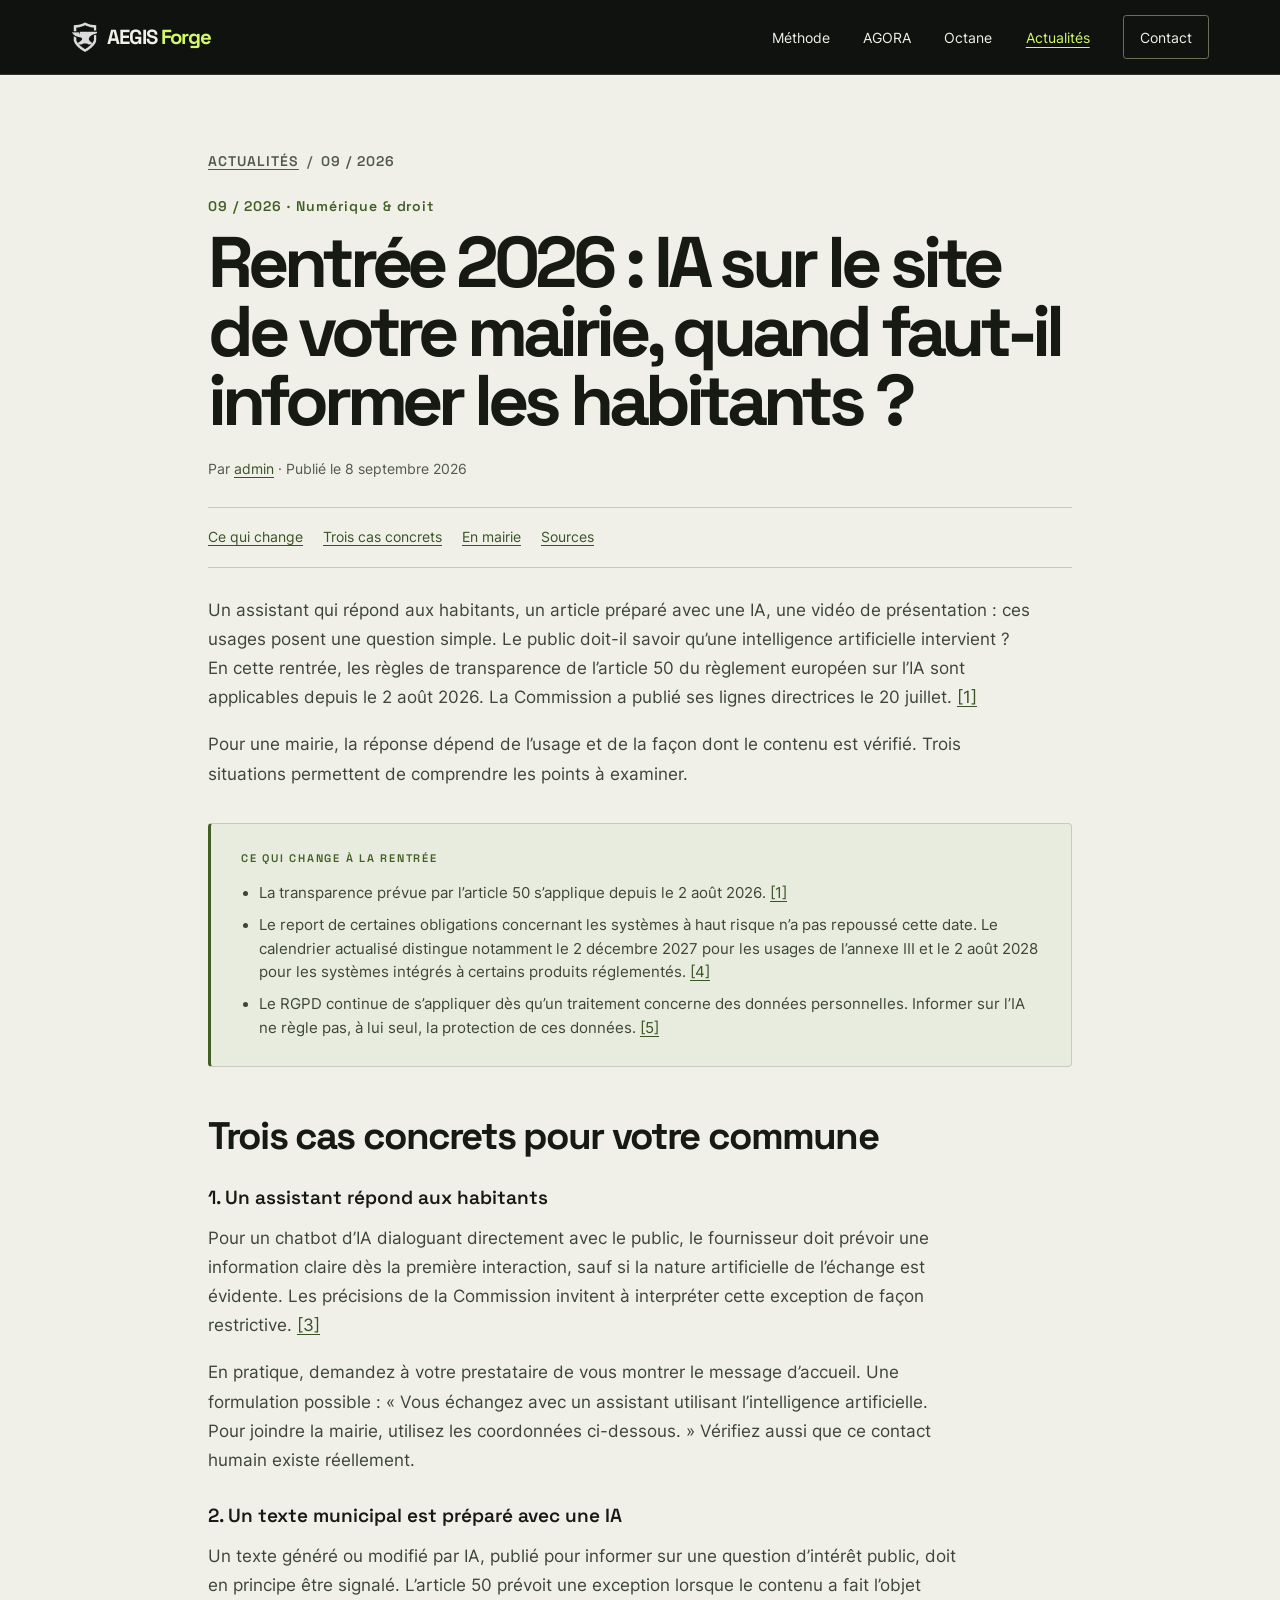
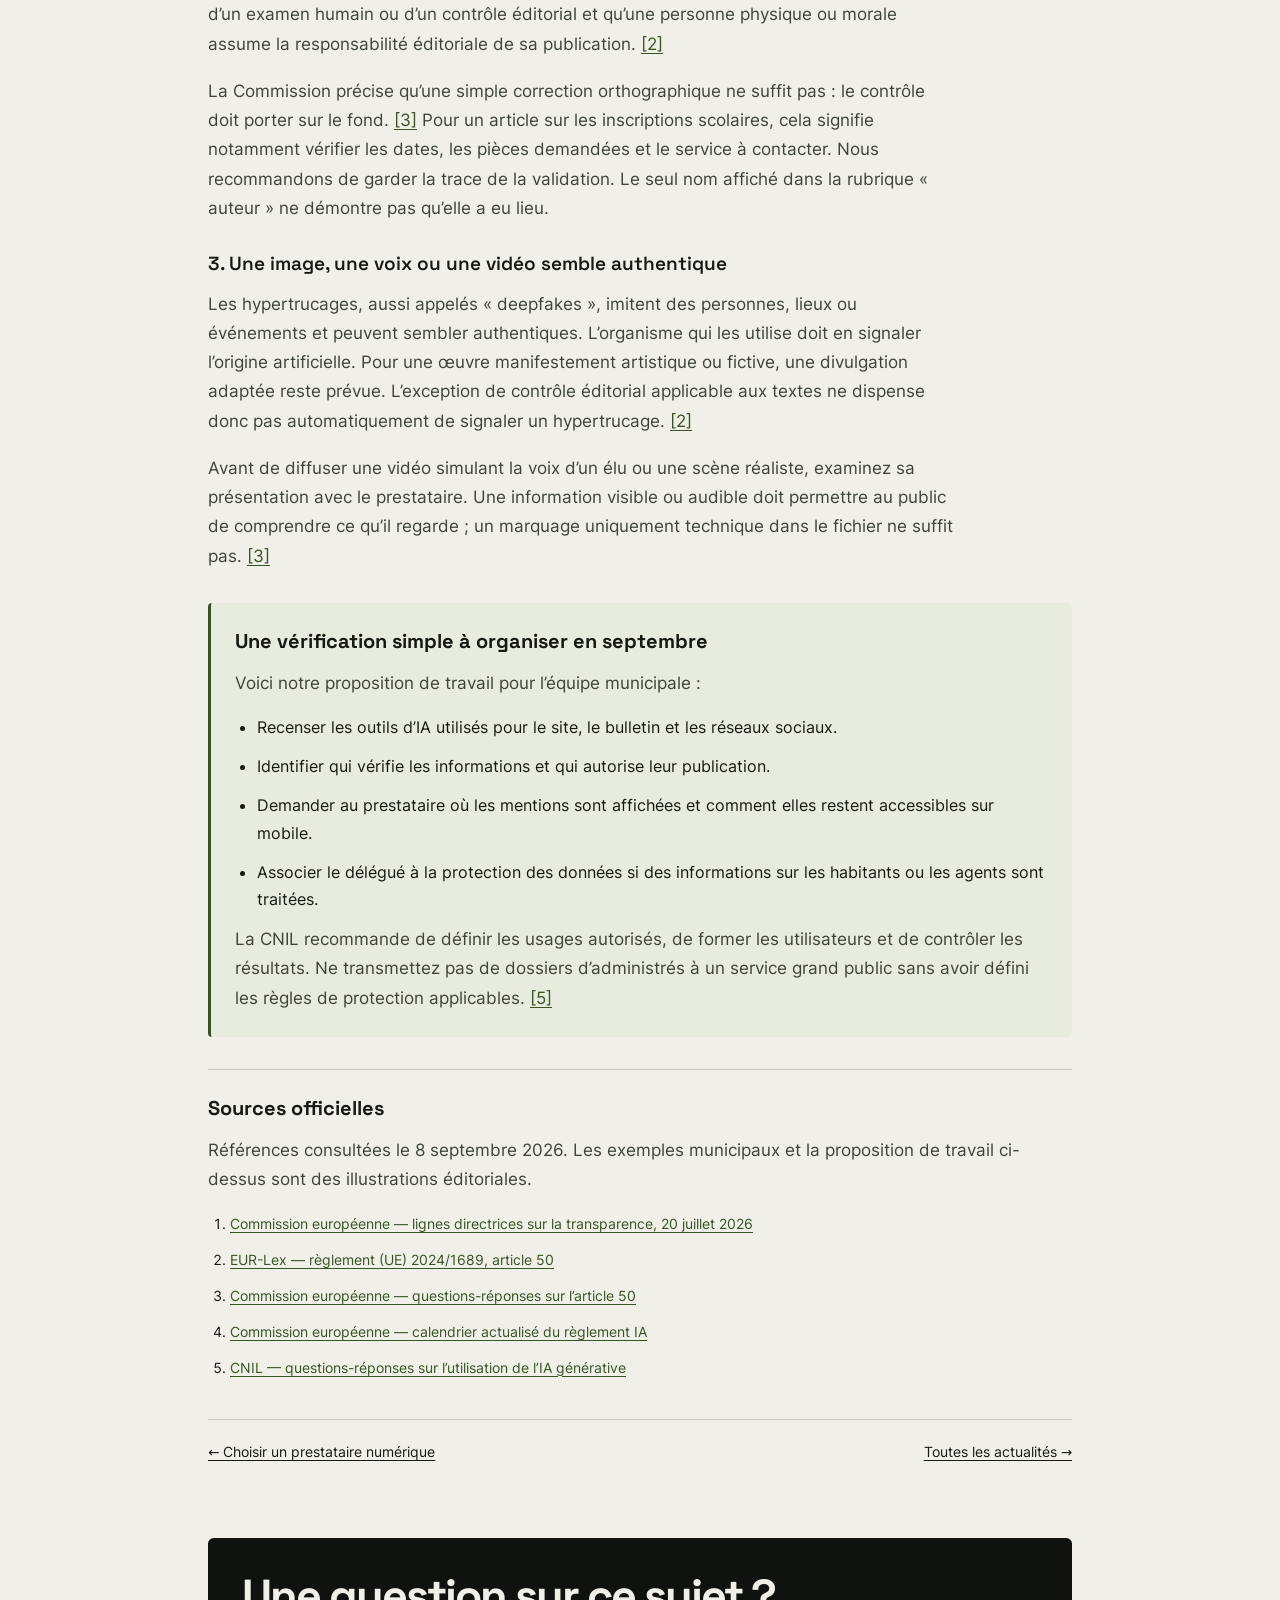
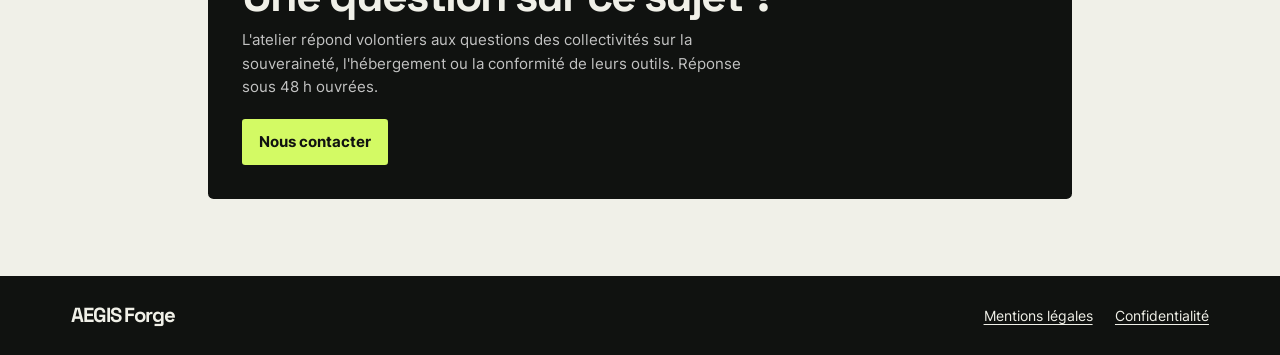
<file: actualite-ia-transparence-mairie-septembre-2026.html>
<!DOCTYPE html>
<html lang="fr">
<head>
<meta charset="UTF-8">
<meta name="viewport" content="width=device-width, initial-scale=1.0">
<title>Rentrée 2026 : IA sur le site de votre mairie, quand faut-il informer les habitants ? · AEGIS Forge</title>

<meta http-equiv="Content-Security-Policy" content="default-src 'self'; script-src 'self' 'sha256-X7VRHXhYp6pnBUL/ZoUTLSPggZfH7AGsqbuQqmOffVs=' 'sha256-DQ/4z5JYT6wIoKUoK4N/YKB8OrFbMlRYMps7+HDN/Rw='; style-src 'self' 'unsafe-inline'; font-src 'self'; img-src 'self' data:; connect-src 'self' https://formspree.io; form-action 'self' https://formspree.io; base-uri 'self'; object-src 'none'; upgrade-insecure-requests">
<meta name="referrer" content="strict-origin-when-cross-origin">
<meta name="robots" content="index, follow, max-snippet:-1, max-image-preview:large">
<meta name="author" content="admin">
<meta name="description" content="Chatbot, texte municipal, image ou vidéo : comprendre les règles de transparence applicables depuis le 2 août 2026 et organiser les vérifications en mairie.">

<!-- SEO : Open Graph, Twitter Card, Schema.org BlogPosting + BreadcrumbList.
     URL canonique et og:url sont injectées au build par tools/build-sites.mjs. -->
<meta property="og:type" content="article">
<meta property="og:site_name" content="AEGIS Forge">
<meta property="og:title" content="Rentrée 2026 : IA sur le site de votre mairie, quand faut-il informer les habitants ?">
<meta property="og:description" content="Chatbot, texte municipal, image ou vidéo : comprendre les règles de transparence applicables depuis le 2 août 2026 et organiser les vérifications en mairie.">
<meta property="og:locale" content="fr_FR">
<meta property="article:modified_time" content="2026-09-08">
<meta property="article:published_time" content="2026-09-08">
<meta property="og:image" content="https://aegis-forge.fr/rss/og-forge.png">
<meta property="og:image:width" content="1200">
<meta property="og:image:height" content="630">
<meta property="og:image:alt" content="AEGIS Forge — atelier d'applications souveraines pour les collectivités">

<meta name="twitter:card" content="summary_large_image">
<meta name="twitter:image" content="https://aegis-forge.fr/rss/og-forge.png">
<meta name="twitter:title" content="Rentrée 2026 : IA sur le site de votre mairie, quand faut-il informer les habitants ?">
<meta name="twitter:description" content="Chatbot, texte municipal, image ou vidéo : comprendre les règles de transparence applicables depuis le 2 août 2026 et organiser les vérifications en mairie.">

<script type="application/ld+json">
{
  "@context": "https://schema.org",
  "@type": "BlogPosting",
  "headline": "Rentrée 2026 : IA sur le site de votre mairie, quand faut-il informer les habitants ?",
  "description": "Chatbot, texte municipal, image ou vidéo : comprendre les règles de transparence applicables depuis le 2 août 2026 et organiser les vérifications en mairie.",
  "datePublished": "2026-09-08",
  "inLanguage": "fr",
  "url": "https://aegis-forge.fr/actualite-ia-transparence-mairie-septembre-2026.html",
  "image": "https://aegis-forge.fr/rss/og-forge.png",
  "author": {
    "@type": "Person",
    "name": "admin"
  },
  "publisher": {
    "@type": "Organization",
    "name": "AEGIS Forge",
    "url": "https://aegis-forge.fr/"
  },
  "isPartOf": {
    "@type": "Blog",
    "name": "Actualités AEGIS Forge",
    "url": "https://aegis-forge.fr/actualites.html"
  },
  "dateModified": "2026-09-08",
  "citation": [
    "https://digital-strategy.ec.europa.eu/en/library/guidelines-transparency-obligations-providers-and-deployers-ai-systems",
    "https://eur-lex.europa.eu/legal-content/FR/TXT/?uri=CELEX:32024R1689",
    "https://digital-strategy.ec.europa.eu/en/faqs/transparency-obligations-under-article-50-ai-act",
    "https://digital-strategy.ec.europa.eu/en/policies/regulatory-framework-ai",
    "https://www.cnil.fr/fr/les-questions-reponses-de-la-cnil-sur-lutilisation-dun-systeme-dia-generative"
  ]
}
</script>

<script type="application/ld+json">
{
  "@context": "https://schema.org",
  "@type": "BreadcrumbList",
  "itemListElement": [
    {
      "@type": "ListItem",
      "position": 1,
      "name": "Forge",
      "item": "https://aegis-forge.fr/"
    },
    {
      "@type": "ListItem",
      "position": 2,
      "name": "Actualités",
      "item": "https://aegis-forge.fr/actualites.html"
    },
    {
      "@type": "ListItem",
      "position": 3,
      "name": "Rentrée 2026 : IA sur le site de votre mairie, quand faut-il informer les habitants ?",
      "item": "https://aegis-forge.fr/actualite-ia-transparence-mairie-septembre-2026.html"
    }
  ]
}
</script>

<link rel="stylesheet" href="_shared/fonts.css?v=f6b8a55ffea1">
<link rel="stylesheet" href="_shared/operational.css?v=af11021fd2ce">
<link rel="stylesheet" href="_shared/contact-modal.css?v=d048da4ac8a4">
<script src="_shared/contact-modal.js?v=2c56a9a7f6f6" defer></script>
<link rel="icon" type="image/webp" href="rss/aegis-forge-icon.webp">

<link rel="stylesheet" href="_shared/articles.css?v=33d95ce5703d">
<link rel="stylesheet" href="_shared/forge-vitrine.css?v=ff34c1564444">
<link rel="canonical" href="https://aegis-forge.fr/actualite-ia-transparence-mairie-septembre-2026.html">
<meta property="og:url" content="https://aegis-forge.fr/actualite-ia-transparence-mairie-septembre-2026.html">
</head>
<body class="forge-site forge-article">

<a class="skip-link" href="#main-content">Aller au contenu principal</a>
<header class="forge-top">
  <div class="frame forge-top-inner">
    <a class="wordmark" href="aegis-forge.html">
      <img src="rss/aegis-forge-icon.webp" alt="" width="27" height="32">
      <span>AEGIS<span class="wordmark-forge"> Forge</span></span>
    </a>
    <nav class="forge-nav" aria-label="Navigation principale">
        <a href="aegis-forge.html#methode">Méthode</a>
        <a href="aegis-agora.html">AGORA</a>
        <a href="forge-octane.html">Octane</a>
        <a href="actualites.html" aria-current="true">Actualités</a>
        <a class="forge-nav-contact" href="#contact">Contact</a>
    </nav>
  </div>
</header>

<div class="shell">

<main class="art-wrap" id="main-content">

    <nav class="art-crumb" aria-label="Fil d'Ariane">
      <a href="actualites.html">Actualités</a><span>/</span>09 / 2026
    </nav>

    <article class="art">
      <div class="art-date">09 / 2026 · Numérique &amp; droit</div>
      <h1>Rentrée 2026 : IA sur le site de votre mairie, quand faut-il informer les habitants ?</h1>
      <p class="art-byline">Par <a href="actualites.html" rel="author">admin</a> · Publié le <time datetime="2026-09-08">8 septembre 2026</time></p>
      <nav class="art-toc" aria-label="Dans cet article"><a href="#reperes">Ce qui change</a><a href="#trois-cas">Trois cas concrets</a><a href="#en-pratique">En mairie</a><a href="#sources">Sources</a></nav>
      <p>Un assistant qui répond aux habitants, un article préparé avec une IA, une vidéo de présentation : ces usages posent une question simple. Le public doit-il savoir qu’une intelligence artificielle intervient ? En cette rentrée, les règles de transparence de l’article 50 du règlement européen sur l’IA sont applicables depuis le 2 août 2026. La Commission a publié ses lignes directrices le 20 juillet. <a href="#source-1">[1]</a></p>
      <p>Pour une mairie, la réponse dépend de l’usage et de la façon dont le contenu est vérifié. Trois situations permettent de comprendre les points à examiner.</p>

      <aside class="art-rep" id="reperes">
        <h2>Ce qui change à la rentrée</h2>
        <ul>
          <li>La transparence prévue par l’article 50 s’applique depuis le 2 août 2026. <a href="#source-1">[1]</a></li>
          <li>Le report de certaines obligations concernant les systèmes à haut risque n’a pas repoussé cette date. Le calendrier actualisé distingue notamment le 2 décembre 2027 pour les usages de l’annexe III et le 2 août 2028 pour les systèmes intégrés à certains produits réglementés. <a href="#source-4">[4]</a></li>
          <li>Le RGPD continue de s’appliquer dès qu’un traitement concerne des données personnelles. Informer sur l’IA ne règle pas, à lui seul, la protection de ces données. <a href="#source-5">[5]</a></li>
        </ul>
      </aside>

      <section class="art-section" id="trois-cas" aria-labelledby="cases-title">
        <h2 id="cases-title">Trois cas concrets pour votre commune</h2>
        <h3>1. Un assistant répond aux habitants</h3>
        <p>Pour un chatbot d’IA dialoguant directement avec le public, le fournisseur doit prévoir une information claire dès la première interaction, sauf si la nature artificielle de l’échange est évidente. Les précisions de la Commission invitent à interpréter cette exception de façon restrictive. <a href="#source-3">[3]</a></p>
        <p>En pratique, demandez à votre prestataire de vous montrer le message d’accueil. Une formulation possible : « Vous échangez avec un assistant utilisant l’intelligence artificielle. Pour joindre la mairie, utilisez les coordonnées ci-dessous. » Vérifiez aussi que ce contact humain existe réellement.</p>

        <h3>2. Un texte municipal est préparé avec une IA</h3>
        <p>Un texte généré ou modifié par IA, publié pour informer sur une question d’intérêt public, doit en principe être signalé. L’article 50 prévoit une exception lorsque le contenu a fait l’objet d’un examen humain ou d’un contrôle éditorial et qu’une personne physique ou morale assume la responsabilité éditoriale de sa publication. <a href="#source-2">[2]</a></p>
        <p>La Commission précise qu’une simple correction orthographique ne suffit pas : le contrôle doit porter sur le fond. <a href="#source-3">[3]</a> Pour un article sur les inscriptions scolaires, cela signifie notamment vérifier les dates, les pièces demandées et le service à contacter. Nous recommandons de garder la trace de la validation. Le seul nom affiché dans la rubrique « auteur » ne démontre pas qu’elle a eu lieu.</p>

        <h3>3. Une image, une voix ou une vidéo semble authentique</h3>
        <p>Les hypertrucages, aussi appelés « deepfakes », imitent des personnes, lieux ou événements et peuvent sembler authentiques. L’organisme qui les utilise doit en signaler l’origine artificielle. Pour une œuvre manifestement artistique ou fictive, une divulgation adaptée reste prévue. L’exception de contrôle éditorial applicable aux textes ne dispense donc pas automatiquement de signaler un hypertrucage. <a href="#source-2">[2]</a></p>
        <p>Avant de diffuser une vidéo simulant la voix d’un élu ou une scène réaliste, examinez sa présentation avec le prestataire. Une information visible ou audible doit permettre au public de comprendre ce qu’il regarde ; un marquage uniquement technique dans le fichier ne suffit pas. <a href="#source-3">[3]</a></p>
      </section>

      <section class="art-practice" id="en-pratique" aria-labelledby="practice-title">
        <h2 id="practice-title">Une vérification simple à organiser en septembre</h2>
        <p>Voici notre proposition de travail pour l’équipe municipale :</p>
        <ul class="art-questions">
          <li>Recenser les outils d’IA utilisés pour le site, le bulletin et les réseaux sociaux.</li>
          <li>Identifier qui vérifie les informations et qui autorise leur publication.</li>
          <li>Demander au prestataire où les mentions sont affichées et comment elles restent accessibles sur mobile.</li>
          <li>Associer le délégué à la protection des données si des informations sur les habitants ou les agents sont traitées.</li>
        </ul>
        <p>La CNIL recommande de définir les usages autorisés, de former les utilisateurs et de contrôler les résultats. Ne transmettez pas de dossiers d’administrés à un service grand public sans avoir défini les règles de protection applicables. <a href="#source-5">[5]</a></p>
      </section>

      <section class="art-sources" id="sources" aria-labelledby="sources-title">
        <h2 id="sources-title">Sources officielles</h2>
        <p>Références consultées le 8 septembre 2026. Les exemples municipaux et la proposition de travail ci-dessus sont des illustrations éditoriales.</p>
        <ol>
          <li id="source-1"><a href="https://digital-strategy.ec.europa.eu/en/library/guidelines-transparency-obligations-providers-and-deployers-ai-systems">Commission européenne — lignes directrices sur la transparence, 20 juillet 2026</a></li>
          <li id="source-2"><a href="https://eur-lex.europa.eu/legal-content/FR/TXT/?uri=CELEX:32024R1689">EUR-Lex — règlement (UE) 2024/1689, article 50</a></li>
          <li id="source-3"><a href="https://digital-strategy.ec.europa.eu/en/faqs/transparency-obligations-under-article-50-ai-act">Commission européenne — questions-réponses sur l’article 50</a></li>
          <li id="source-4"><a href="https://digital-strategy.ec.europa.eu/en/policies/regulatory-framework-ai">Commission européenne — calendrier actualisé du règlement IA</a></li>
          <li id="source-5"><a href="https://www.cnil.fr/fr/les-questions-reponses-de-la-cnil-sur-lutilisation-dun-systeme-dia-generative">CNIL — questions-réponses sur l’utilisation de l’IA générative</a></li>
        </ol>
      </section>
    </article>

    <nav class="art-nav" aria-label="Articles adjacents">
      <a href="actualite-choisir-prestataire-souverain.html">&larr; Choisir un prestataire numérique</a>
      <a href="actualites.html" class="art-nav-next">Toutes les actualités &rarr;</a>
    </nav>

    <section class="news-contact" id="contact">
      <h2>Une question sur ce sujet ?</h2>
      <p>L'atelier répond volontiers aux questions des collectivités sur la souveraineté, l'hébergement ou la conformité de leurs outils. Réponse sous 48 h ouvrées.</p>
      <a href="mailto:contact@aegis-forge.fr" class="contact-mail js-aegis-contact">Nous contacter</a>
    </section>

  </main>

</div>

<!-- FOOT -->
<footer class="forge-footer">
  <div class="frame forge-footer-inner">
    <a class="wordmark" href="aegis-forge.html">AEGIS Forge</a>
    <nav aria-label="Informations légales">
      <a href="mentions.html">Mentions légales</a>
      <a href="mentions.html#confidentialite">Confidentialité</a>
    </nav>
  </div>
</footer>
</body>
</html>
</file>
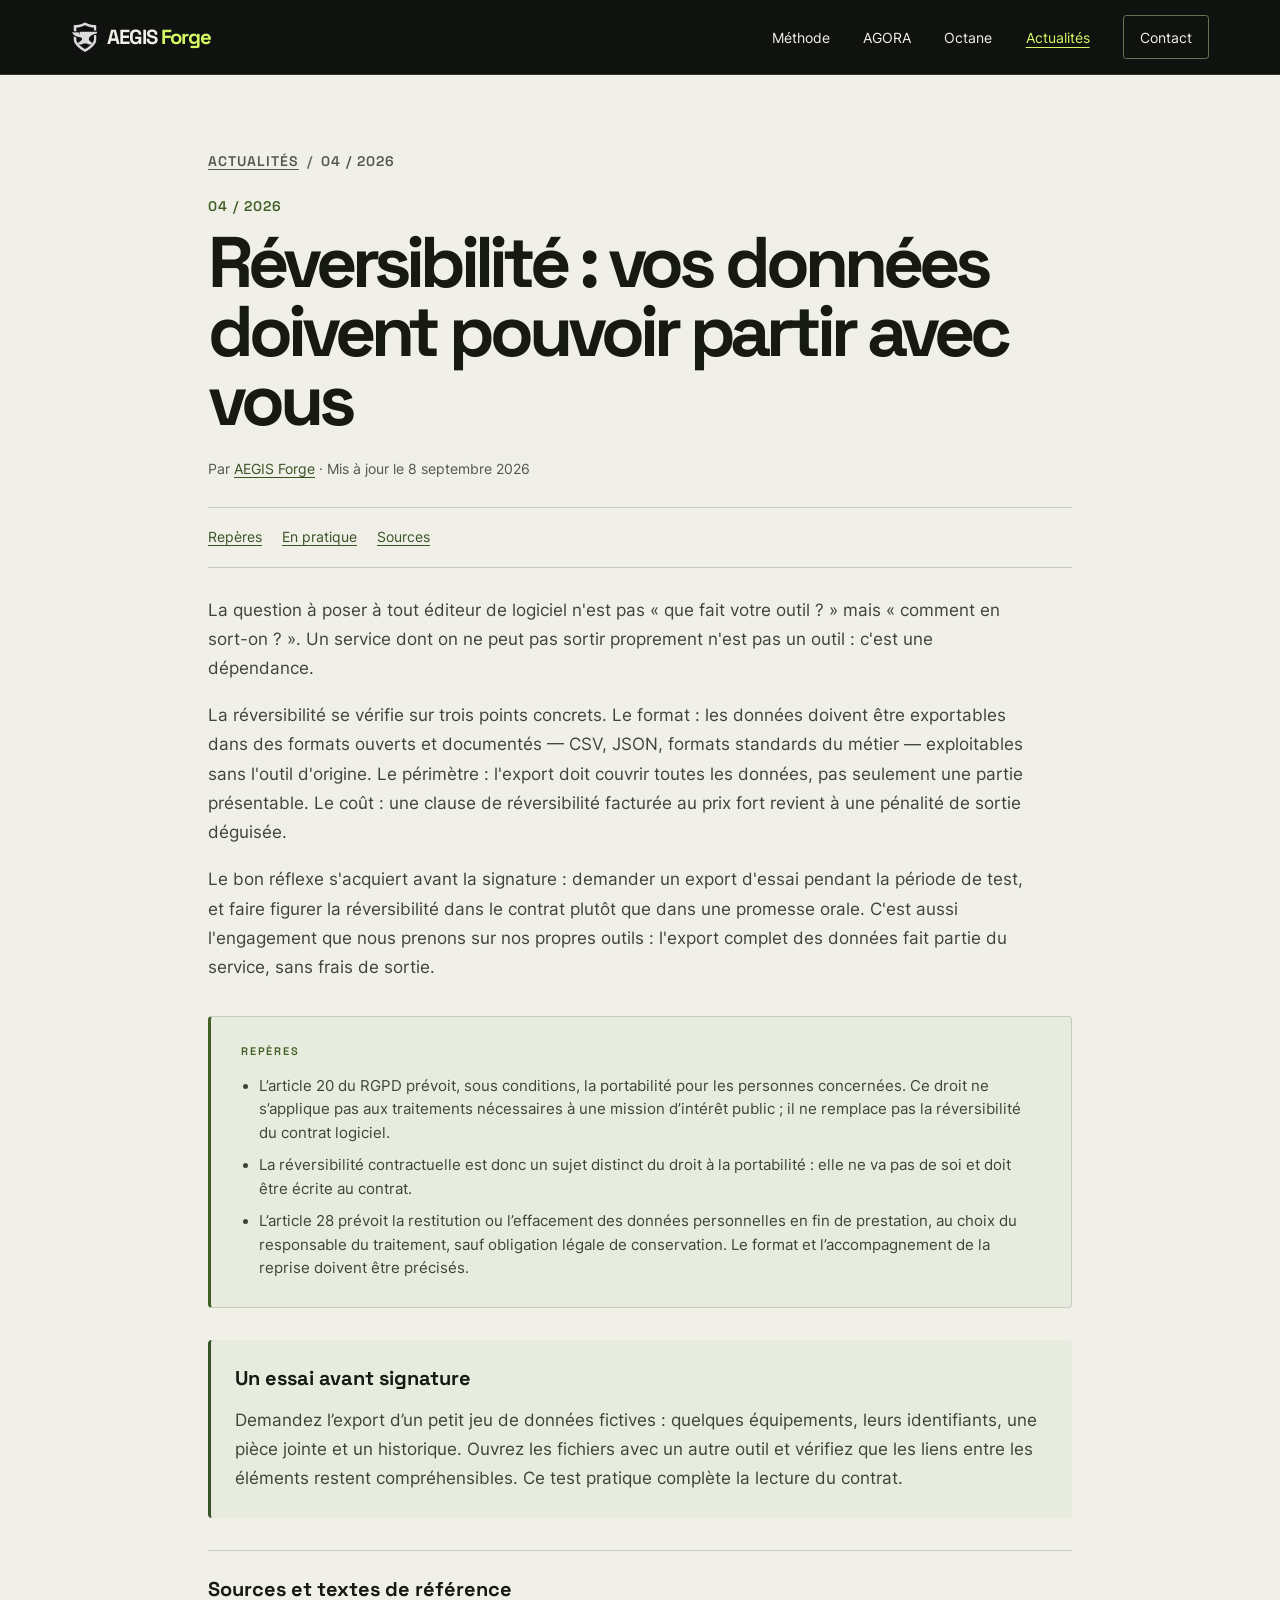
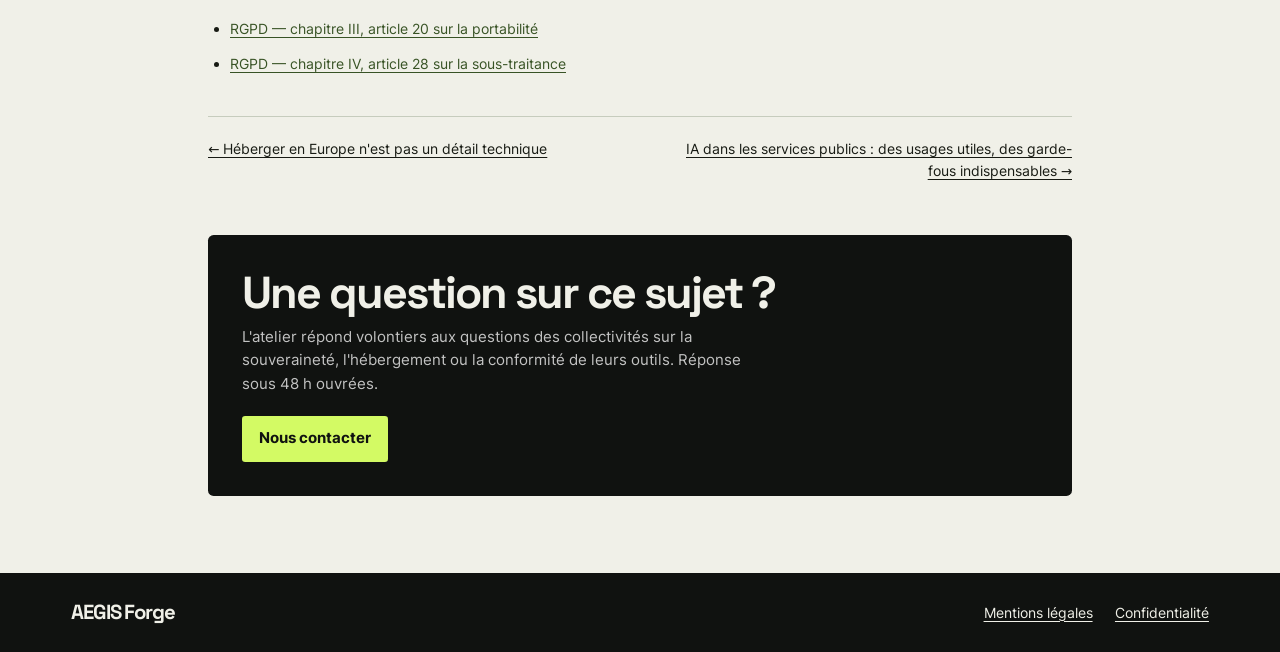
<file: actualite-reversibilite-donnees.html>
<!DOCTYPE html>
<html lang="fr">
<head>
<meta charset="UTF-8">
<meta name="viewport" content="width=device-width, initial-scale=1.0">
<title>Réversibilité des données — vos données doivent pouvoir partir avec vous · AEGIS Forge</title>

<meta http-equiv="Content-Security-Policy" content="default-src 'self'; script-src 'self' 'sha256-ww/QfvDYePHibgMuTOSlbXJv09jehZM+DiOU6F/09xc=' 'sha256-xFe3/qng/uAKx42+HGy9UXJhGIxAG20AcpEcWxgoC3I='; style-src 'self' 'unsafe-inline'; font-src 'self'; img-src 'self' data:; connect-src 'self' https://formspree.io; form-action 'self' https://formspree.io; base-uri 'self'; object-src 'none'; upgrade-insecure-requests">
<meta name="referrer" content="strict-origin-when-cross-origin">
<meta name="robots" content="index, follow, max-snippet:-1, max-image-preview:large">
<meta name="description" content="La bonne question à poser à un éditeur n'est pas « que fait votre outil ? » mais « comment en sort-on ? ». Format, périmètre et coût de l'export : les trois points qui se vérifient avant signature.">

<!-- SEO : Open Graph, Twitter Card, Schema.org BlogPosting + BreadcrumbList.
     URL canonique et og:url sont injectées au build par tools/build-sites.mjs. -->
<meta property="og:type" content="article">
<meta property="og:site_name" content="AEGIS Forge">
<meta property="og:title" content="Réversibilité : vos données doivent pouvoir partir avec vous">
<meta property="og:description" content="La bonne question à poser à un éditeur n'est pas « que fait votre outil ? » mais « comment en sort-on ? ». Format, périmètre et coût de l'export : les trois points qui se vérifient avant signature.">
<meta property="og:locale" content="fr_FR">
<meta property="article:modified_time" content="2026-09-08">
<meta property="article:published_time" content="2026-04-15">
<meta property="og:image" content="https://aegis-forge.fr/rss/og-forge.png">
<meta property="og:image:width" content="1200">
<meta property="og:image:height" content="630">
<meta property="og:image:alt" content="AEGIS Forge — atelier d'applications souveraines pour les collectivités">

<meta name="twitter:card" content="summary_large_image">
<meta name="twitter:image" content="https://aegis-forge.fr/rss/og-forge.png">
<meta name="twitter:title" content="Réversibilité : vos données doivent pouvoir partir avec vous">
<meta name="twitter:description" content="La bonne question à poser à un éditeur n'est pas « que fait votre outil ? » mais « comment en sort-on ? ». Format, périmètre et coût de l'export : les trois points qui se vérifient avant signature.">

<script type="application/ld+json">
{
  "@context": "https://schema.org",
  "@type": "BlogPosting",
  "headline": "Réversibilité : vos données doivent pouvoir partir avec vous",
  "description": "La bonne question à poser à un éditeur n'est pas « que fait votre outil ? » mais « comment en sort-on ? ». Format, périmètre et coût de l'export : les trois points qui se vérifient avant signature.",
  "datePublished": "2026-04-15",
  "inLanguage": "fr",
  "url": "https://aegis-forge.fr/actualite-reversibilite-donnees.html",
  "image": "https://aegis-forge.fr/rss/og-forge.png",
  "author": {
    "@type": "Organization",
    "name": "AEGIS Forge",
    "url": "https://aegis-forge.fr/"
  },
  "publisher": {
    "@type": "Organization",
    "name": "AEGIS Forge",
    "url": "https://aegis-forge.fr/"
  },
  "isPartOf": {
    "@type": "Blog",
    "name": "Actualités AEGIS Forge",
    "url": "https://aegis-forge.fr/actualites.html"
  },
  "dateModified": "2026-09-08",
  "citation": [
    "https://www.cnil.fr/fr/reglement-europeen-protection-donnees/chapitre3",
    "https://www.cnil.fr/fr/reglement-europeen-protection-donnees/chapitre4"
  ]
}
</script>

<script type="application/ld+json">
{
  "@context": "https://schema.org",
  "@type": "BreadcrumbList",
  "itemListElement": [
    {
      "@type": "ListItem",
      "position": 1,
      "name": "Forge",
      "item": "https://aegis-forge.fr/"
    },
    {
      "@type": "ListItem",
      "position": 2,
      "name": "Actualités",
      "item": "https://aegis-forge.fr/actualites.html"
    },
    {
      "@type": "ListItem",
      "position": 3,
      "name": "Réversibilité : vos données doivent pouvoir partir avec vous",
      "item": "https://aegis-forge.fr/actualite-reversibilite-donnees.html"
    }
  ]
}
</script>

<link rel="stylesheet" href="_shared/fonts.css?v=f6b8a55ffea1">
<link rel="stylesheet" href="_shared/operational.css?v=af11021fd2ce">
<link rel="stylesheet" href="_shared/contact-modal.css?v=d048da4ac8a4">
<script src="_shared/contact-modal.js?v=2c56a9a7f6f6" defer></script>
<link rel="icon" type="image/webp" href="rss/aegis-forge-icon.webp">

<link rel="stylesheet" href="_shared/articles.css?v=33d95ce5703d">
<link rel="stylesheet" href="_shared/forge-vitrine.css?v=ff34c1564444">
<link rel="canonical" href="https://aegis-forge.fr/actualite-reversibilite-donnees.html">
<meta property="og:url" content="https://aegis-forge.fr/actualite-reversibilite-donnees.html">
</head>
<body class="forge-site forge-article">

<a class="skip-link" href="#main-content">Aller au contenu principal</a>
<header class="forge-top">
  <div class="frame forge-top-inner">
    <a class="wordmark" href="aegis-forge.html">
      <img src="rss/aegis-forge-icon.webp" alt="" width="27" height="32">
      <span>AEGIS<span class="wordmark-forge"> Forge</span></span>
    </a>
    <nav class="forge-nav" aria-label="Navigation principale">
        <a href="aegis-forge.html#methode">Méthode</a>
        <a href="aegis-agora.html">AGORA</a>
        <a href="forge-octane.html">Octane</a>
        <a href="actualites.html" aria-current="true">Actualités</a>
        <a class="forge-nav-contact" href="#contact">Contact</a>
    </nav>
  </div>
</header>

<div class="shell">

<main class="art-wrap" id="main-content">

    <nav class="art-crumb" aria-label="Fil d'Ariane">
      <a href="actualites.html">Actualités</a><span>/</span>04 / 2026
    </nav>

    <article class="art">
      <div class="art-date">04 / 2026</div>
      <h1>Réversibilité : vos données doivent pouvoir partir avec vous</h1>
      <p class="art-byline">Par <a href="aegis-forge.html#parcours" rel="author">AEGIS Forge</a> · Mis à jour le <time datetime="2026-09-08">8 septembre 2026</time></p>
      <nav class="art-toc" aria-label="Dans cet article"><a href="#reperes">Repères</a><a href="#en-pratique">En pratique</a><a href="#sources">Sources</a></nav>
      <p>La question à poser à tout éditeur de logiciel n'est pas « que fait votre outil ? » mais « comment en sort-on ? ». Un service dont on ne peut pas sortir proprement n'est pas un outil : c'est une dépendance.</p>
      <p>La réversibilité se vérifie sur trois points concrets. Le format : les données doivent être exportables dans des formats ouverts et documentés — CSV, JSON, formats standards du métier — exploitables sans l'outil d'origine. Le périmètre : l'export doit couvrir toutes les données, pas seulement une partie présentable. Le coût : une clause de réversibilité facturée au prix fort revient à une pénalité de sortie déguisée.</p>
      <p>Le bon réflexe s'acquiert avant la signature : demander un export d'essai pendant la période de test, et faire figurer la réversibilité dans le contrat plutôt que dans une promesse orale. C'est aussi l'engagement que nous prenons sur nos propres outils : l'export complet des données fait partie du service, sans frais de sortie.</p>

      <aside class="art-rep" id="reperes">
        <h2>Repères</h2>
        <ul>
          <li>L’article 20 du RGPD prévoit, sous conditions, la portabilité pour les personnes concernées. Ce droit ne s’applique pas aux traitements nécessaires à une mission d’intérêt public ; il ne remplace pas la réversibilité du contrat logiciel.</li>
          <li>La réversibilité contractuelle est donc un sujet distinct du droit à la portabilité : elle ne va pas de soi et doit être écrite au contrat.</li>
          <li>L’article 28 prévoit la restitution ou l’effacement des données personnelles en fin de prestation, au choix du responsable du traitement, sauf obligation légale de conservation. Le format et l’accompagnement de la reprise doivent être précisés.</li>
        </ul>
      </aside>
      <section class="art-practice" id="en-pratique" aria-labelledby="practice-title">
        <h2 id="practice-title">Un essai avant signature</h2>
        <p>Demandez l’export d’un petit jeu de données fictives : quelques équipements, leurs identifiants, une pièce jointe et un historique. Ouvrez les fichiers avec un autre outil et vérifiez que les liens entre les éléments restent compréhensibles. Ce test pratique complète la lecture du contrat.</p>
      </section>
      <section class="art-sources" id="sources" aria-labelledby="sources-title">
        <h2 id="sources-title">Sources et textes de référence</h2>
        <ul>
          <li><a href="https://www.cnil.fr/fr/reglement-europeen-protection-donnees/chapitre3">RGPD — chapitre III, article 20 sur la portabilité</a></li>
          <li><a href="https://www.cnil.fr/fr/reglement-europeen-protection-donnees/chapitre4">RGPD — chapitre IV, article 28 sur la sous-traitance</a></li>
        </ul>
      </section>
    </article>

    <nav class="art-nav" aria-label="Articles adjacents">
      <a href="actualite-heberger-en-europe.html">&larr; Héberger en Europe n'est pas un détail technique</a>
      <a class="art-nav-next" href="actualite-ia-services-publics.html">IA dans les services publics : des usages utiles, des garde-fous indispensables &rarr;</a>
    </nav>

    <section class="news-contact" id="contact">
      <h2>Une question sur ce sujet ?</h2>
      <p>L'atelier répond volontiers aux questions des collectivités sur la souveraineté, l'hébergement ou la conformité de leurs outils. Réponse sous 48 h ouvrées.</p>
      <a href="mailto:contact@aegis-forge.fr" class="contact-mail js-aegis-contact">Nous contacter</a>
    </section>

  </main>

</div>

<!-- FOOT -->
<footer class="forge-footer">
  <div class="frame forge-footer-inner">
    <a class="wordmark" href="aegis-forge.html">AEGIS Forge</a>
    <nav aria-label="Informations légales">
      <a href="mentions.html">Mentions légales</a>
      <a href="mentions.html#confidentialite">Confidentialité</a>
    </nav>
  </div>
</footer>
</body>
</html>
</file>
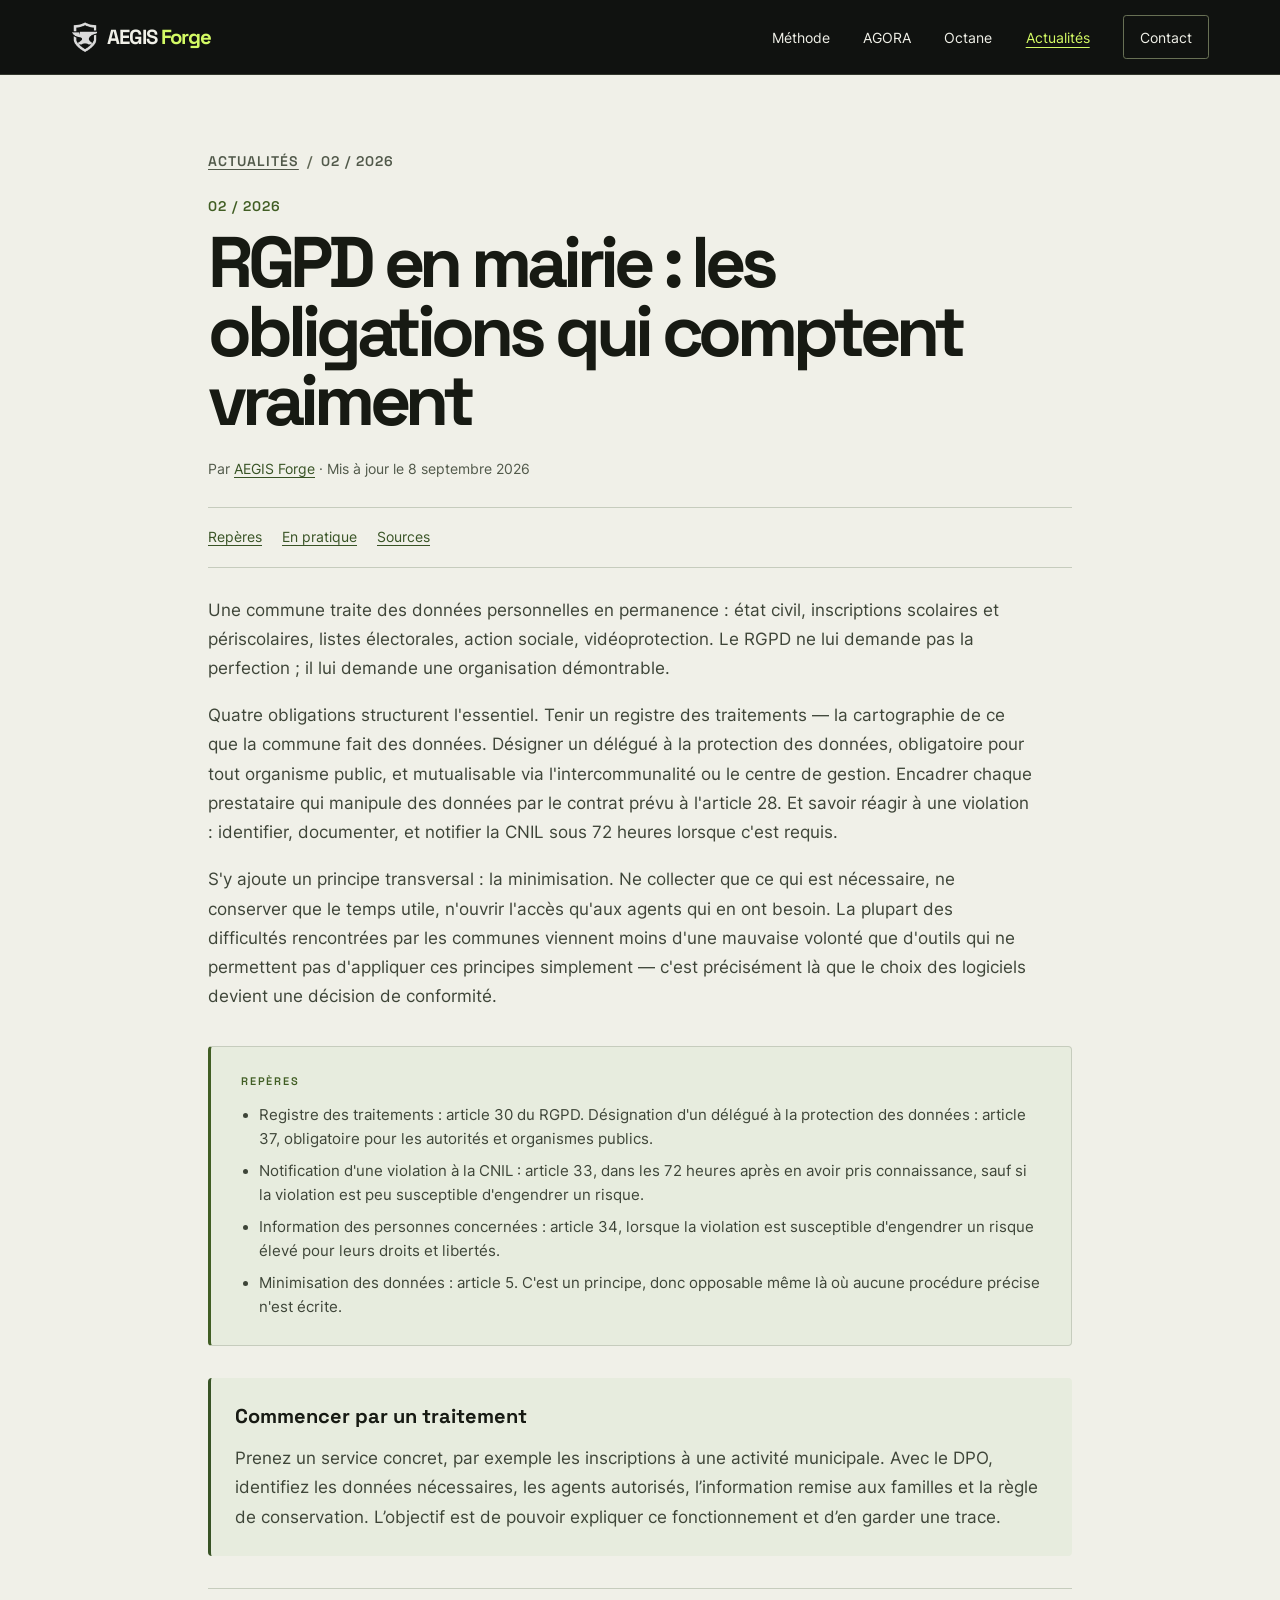
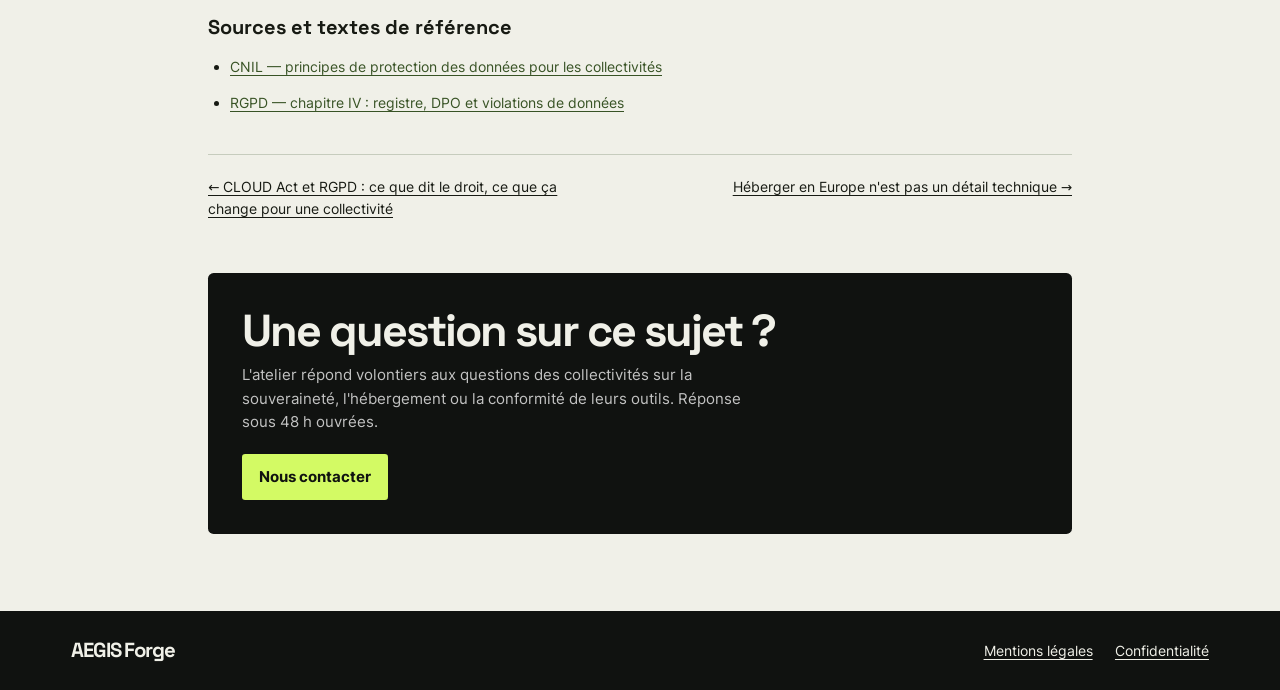
<file: actualite-rgpd-en-mairie.html>
<!DOCTYPE html>
<html lang="fr">
<head>
<meta charset="UTF-8">
<meta name="viewport" content="width=device-width, initial-scale=1.0">
<title>RGPD en mairie — les obligations qui comptent vraiment · AEGIS Forge</title>

<meta http-equiv="Content-Security-Policy" content="default-src 'self'; script-src 'self' 'sha256-ecKO3tDL+9LOLsC7CyZWwGSoL/WchDtMXTmhUOGYx70=' 'sha256-ApQEFU5oxHem/EiVBq9M9vw+55O2x0OVNqLfgi6q8o4='; style-src 'self' 'unsafe-inline'; font-src 'self'; img-src 'self' data:; connect-src 'self' https://formspree.io; form-action 'self' https://formspree.io; base-uri 'self'; object-src 'none'; upgrade-insecure-requests">
<meta name="referrer" content="strict-origin-when-cross-origin">
<meta name="robots" content="index, follow, max-snippet:-1, max-image-preview:large">
<meta name="description" content="Registre des traitements, délégué à la protection des données, contrat de sous-traitance, notification des violations : les quatre obligations qui structurent la conformité d'une commune.">

<!-- SEO : Open Graph, Twitter Card, Schema.org BlogPosting + BreadcrumbList.
     URL canonique et og:url sont injectées au build par tools/build-sites.mjs. -->
<meta property="og:type" content="article">
<meta property="og:site_name" content="AEGIS Forge">
<meta property="og:title" content="RGPD en mairie : les obligations qui comptent vraiment">
<meta property="og:description" content="Registre des traitements, délégué à la protection des données, contrat de sous-traitance, notification des violations : les quatre obligations qui structurent la conformité d'une commune.">
<meta property="og:locale" content="fr_FR">
<meta property="article:modified_time" content="2026-09-08">
<meta property="article:published_time" content="2026-02-15">
<meta property="og:image" content="https://aegis-forge.fr/rss/og-forge.png">
<meta property="og:image:width" content="1200">
<meta property="og:image:height" content="630">
<meta property="og:image:alt" content="AEGIS Forge — atelier d'applications souveraines pour les collectivités">

<meta name="twitter:card" content="summary_large_image">
<meta name="twitter:image" content="https://aegis-forge.fr/rss/og-forge.png">
<meta name="twitter:title" content="RGPD en mairie : les obligations qui comptent vraiment">
<meta name="twitter:description" content="Registre des traitements, délégué à la protection des données, contrat de sous-traitance, notification des violations : les quatre obligations qui structurent la conformité d'une commune.">

<script type="application/ld+json">
{
  "@context": "https://schema.org",
  "@type": "BlogPosting",
  "headline": "RGPD en mairie : les obligations qui comptent vraiment",
  "description": "Registre des traitements, délégué à la protection des données, contrat de sous-traitance, notification des violations : les quatre obligations qui structurent la conformité d'une commune.",
  "datePublished": "2026-02-15",
  "inLanguage": "fr",
  "url": "https://aegis-forge.fr/actualite-rgpd-en-mairie.html",
  "image": "https://aegis-forge.fr/rss/og-forge.png",
  "author": {
    "@type": "Organization",
    "name": "AEGIS Forge",
    "url": "https://aegis-forge.fr/"
  },
  "publisher": {
    "@type": "Organization",
    "name": "AEGIS Forge",
    "url": "https://aegis-forge.fr/"
  },
  "isPartOf": {
    "@type": "Blog",
    "name": "Actualités AEGIS Forge",
    "url": "https://aegis-forge.fr/actualites.html"
  },
  "dateModified": "2026-09-08",
  "citation": [
    "https://www.cnil.fr/fr/collectivites-territoriales/les-principes-cles-de-la-protection-des-donnees",
    "https://www.cnil.fr/fr/reglement-europeen-protection-donnees/chapitre4"
  ]
}
</script>

<script type="application/ld+json">
{
  "@context": "https://schema.org",
  "@type": "BreadcrumbList",
  "itemListElement": [
    {
      "@type": "ListItem",
      "position": 1,
      "name": "Forge",
      "item": "https://aegis-forge.fr/"
    },
    {
      "@type": "ListItem",
      "position": 2,
      "name": "Actualités",
      "item": "https://aegis-forge.fr/actualites.html"
    },
    {
      "@type": "ListItem",
      "position": 3,
      "name": "RGPD en mairie : les obligations qui comptent vraiment",
      "item": "https://aegis-forge.fr/actualite-rgpd-en-mairie.html"
    }
  ]
}
</script>

<link rel="stylesheet" href="_shared/fonts.css?v=f6b8a55ffea1">
<link rel="stylesheet" href="_shared/operational.css?v=af11021fd2ce">
<link rel="stylesheet" href="_shared/contact-modal.css?v=d048da4ac8a4">
<script src="_shared/contact-modal.js?v=2c56a9a7f6f6" defer></script>
<link rel="icon" type="image/webp" href="rss/aegis-forge-icon.webp">

<link rel="stylesheet" href="_shared/articles.css?v=33d95ce5703d">
<link rel="stylesheet" href="_shared/forge-vitrine.css?v=ff34c1564444">
<link rel="canonical" href="https://aegis-forge.fr/actualite-rgpd-en-mairie.html">
<meta property="og:url" content="https://aegis-forge.fr/actualite-rgpd-en-mairie.html">
</head>
<body class="forge-site forge-article">

<a class="skip-link" href="#main-content">Aller au contenu principal</a>
<header class="forge-top">
  <div class="frame forge-top-inner">
    <a class="wordmark" href="aegis-forge.html">
      <img src="rss/aegis-forge-icon.webp" alt="" width="27" height="32">
      <span>AEGIS<span class="wordmark-forge"> Forge</span></span>
    </a>
    <nav class="forge-nav" aria-label="Navigation principale">
        <a href="aegis-forge.html#methode">Méthode</a>
        <a href="aegis-agora.html">AGORA</a>
        <a href="forge-octane.html">Octane</a>
        <a href="actualites.html" aria-current="true">Actualités</a>
        <a class="forge-nav-contact" href="#contact">Contact</a>
    </nav>
  </div>
</header>

<div class="shell">

<main class="art-wrap" id="main-content">

    <nav class="art-crumb" aria-label="Fil d'Ariane">
      <a href="actualites.html">Actualités</a><span>/</span>02 / 2026
    </nav>

    <article class="art">
      <div class="art-date">02 / 2026</div>
      <h1>RGPD en mairie : les obligations qui comptent vraiment</h1>
      <p class="art-byline">Par <a href="aegis-forge.html#parcours" rel="author">AEGIS Forge</a> · Mis à jour le <time datetime="2026-09-08">8 septembre 2026</time></p>
      <nav class="art-toc" aria-label="Dans cet article"><a href="#reperes">Repères</a><a href="#en-pratique">En pratique</a><a href="#sources">Sources</a></nav>
      <p>Une commune traite des données personnelles en permanence : état civil, inscriptions scolaires et périscolaires, listes électorales, action sociale, vidéoprotection. Le RGPD ne lui demande pas la perfection ; il lui demande une organisation démontrable.</p>
      <p>Quatre obligations structurent l'essentiel. Tenir un registre des traitements — la cartographie de ce que la commune fait des données. Désigner un délégué à la protection des données, obligatoire pour tout organisme public, et mutualisable via l'intercommunalité ou le centre de gestion. Encadrer chaque prestataire qui manipule des données par le contrat prévu à l'article 28. Et savoir réagir à une violation : identifier, documenter, et notifier la CNIL sous 72 heures lorsque c'est requis.</p>
      <p>S'y ajoute un principe transversal : la minimisation. Ne collecter que ce qui est nécessaire, ne conserver que le temps utile, n'ouvrir l'accès qu'aux agents qui en ont besoin. La plupart des difficultés rencontrées par les communes viennent moins d'une mauvaise volonté que d'outils qui ne permettent pas d'appliquer ces principes simplement — c'est précisément là que le choix des logiciels devient une décision de conformité.</p>

      <aside class="art-rep" id="reperes">
        <h2>Repères</h2>
        <ul>
          <li>Registre des traitements : article 30 du RGPD. Désignation d'un délégué à la protection des données : article 37, obligatoire pour les autorités et organismes publics.</li>
          <li>Notification d'une violation à la CNIL : article 33, dans les 72 heures après en avoir pris connaissance, sauf si la violation est peu susceptible d'engendrer un risque.</li>
          <li>Information des personnes concernées : article 34, lorsque la violation est susceptible d'engendrer un risque élevé pour leurs droits et libertés.</li>
          <li>Minimisation des données : article 5. C'est un principe, donc opposable même là où aucune procédure précise n'est écrite.</li>
        </ul>
      </aside>
      <section class="art-practice" id="en-pratique" aria-labelledby="practice-title">
        <h2 id="practice-title">Commencer par un traitement</h2>
        <p>Prenez un service concret, par exemple les inscriptions à une activité municipale. Avec le DPO, identifiez les données nécessaires, les agents autorisés, l’information remise aux familles et la règle de conservation. L’objectif est de pouvoir expliquer ce fonctionnement et d’en garder une trace.</p>
      </section>
      <section class="art-sources" id="sources" aria-labelledby="sources-title">
        <h2 id="sources-title">Sources et textes de référence</h2>
        <ul>
          <li><a href="https://www.cnil.fr/fr/collectivites-territoriales/les-principes-cles-de-la-protection-des-donnees">CNIL — principes de protection des données pour les collectivités</a></li>
          <li><a href="https://www.cnil.fr/fr/reglement-europeen-protection-donnees/chapitre4">RGPD — chapitre IV : registre, DPO et violations de données</a></li>
        </ul>
      </section>
    </article>

    <nav class="art-nav" aria-label="Articles adjacents">
      <a href="actualite-cloud-act-rgpd.html">&larr; CLOUD Act et RGPD : ce que dit le droit, ce que ça change pour une collectivité</a>
      <a class="art-nav-next" href="actualite-heberger-en-europe.html">Héberger en Europe n'est pas un détail technique &rarr;</a>
    </nav>

    <section class="news-contact" id="contact">
      <h2>Une question sur ce sujet ?</h2>
      <p>L'atelier répond volontiers aux questions des collectivités sur la souveraineté, l'hébergement ou la conformité de leurs outils. Réponse sous 48 h ouvrées.</p>
      <a href="mailto:contact@aegis-forge.fr" class="contact-mail js-aegis-contact">Nous contacter</a>
    </section>

  </main>

</div>

<!-- FOOT -->
<footer class="forge-footer">
  <div class="frame forge-footer-inner">
    <a class="wordmark" href="aegis-forge.html">AEGIS Forge</a>
    <nav aria-label="Informations légales">
      <a href="mentions.html">Mentions légales</a>
      <a href="mentions.html#confidentialite">Confidentialité</a>
    </nav>
  </div>
</footer>
</body>
</html>
</file>
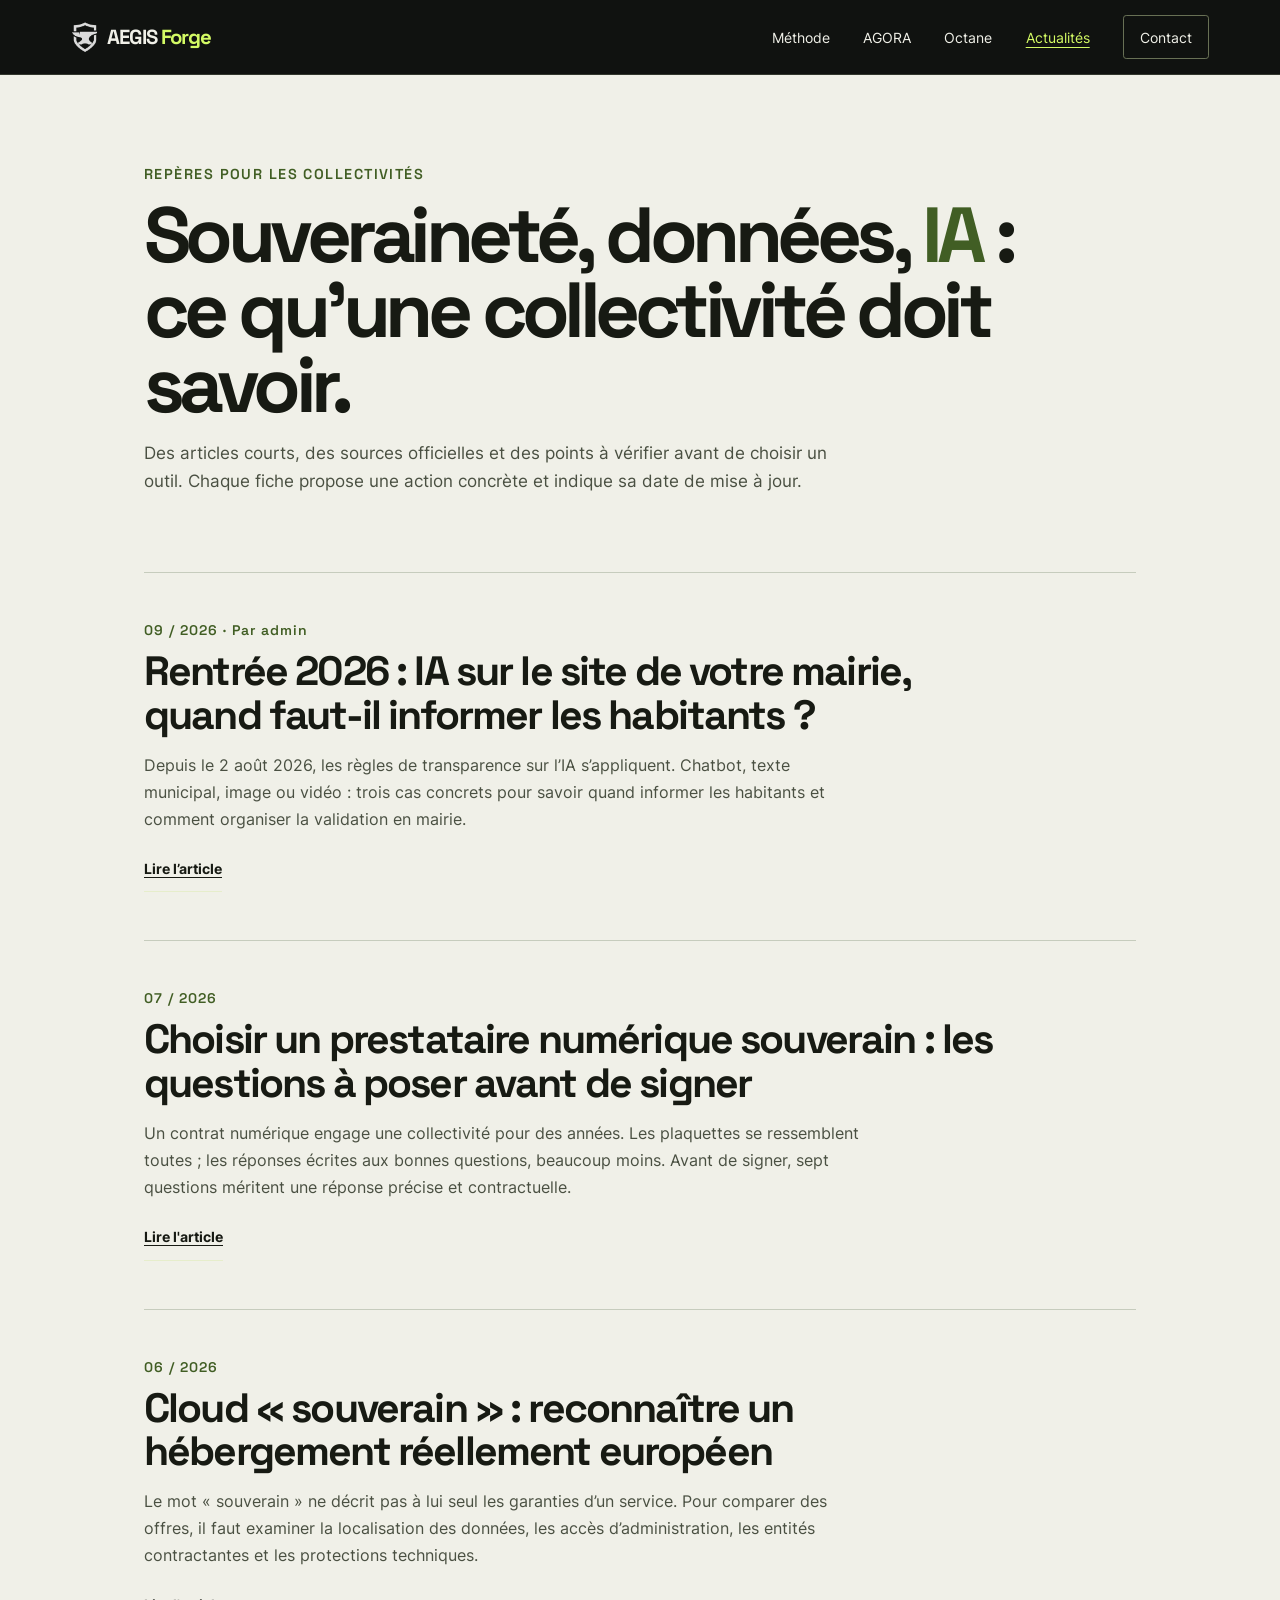
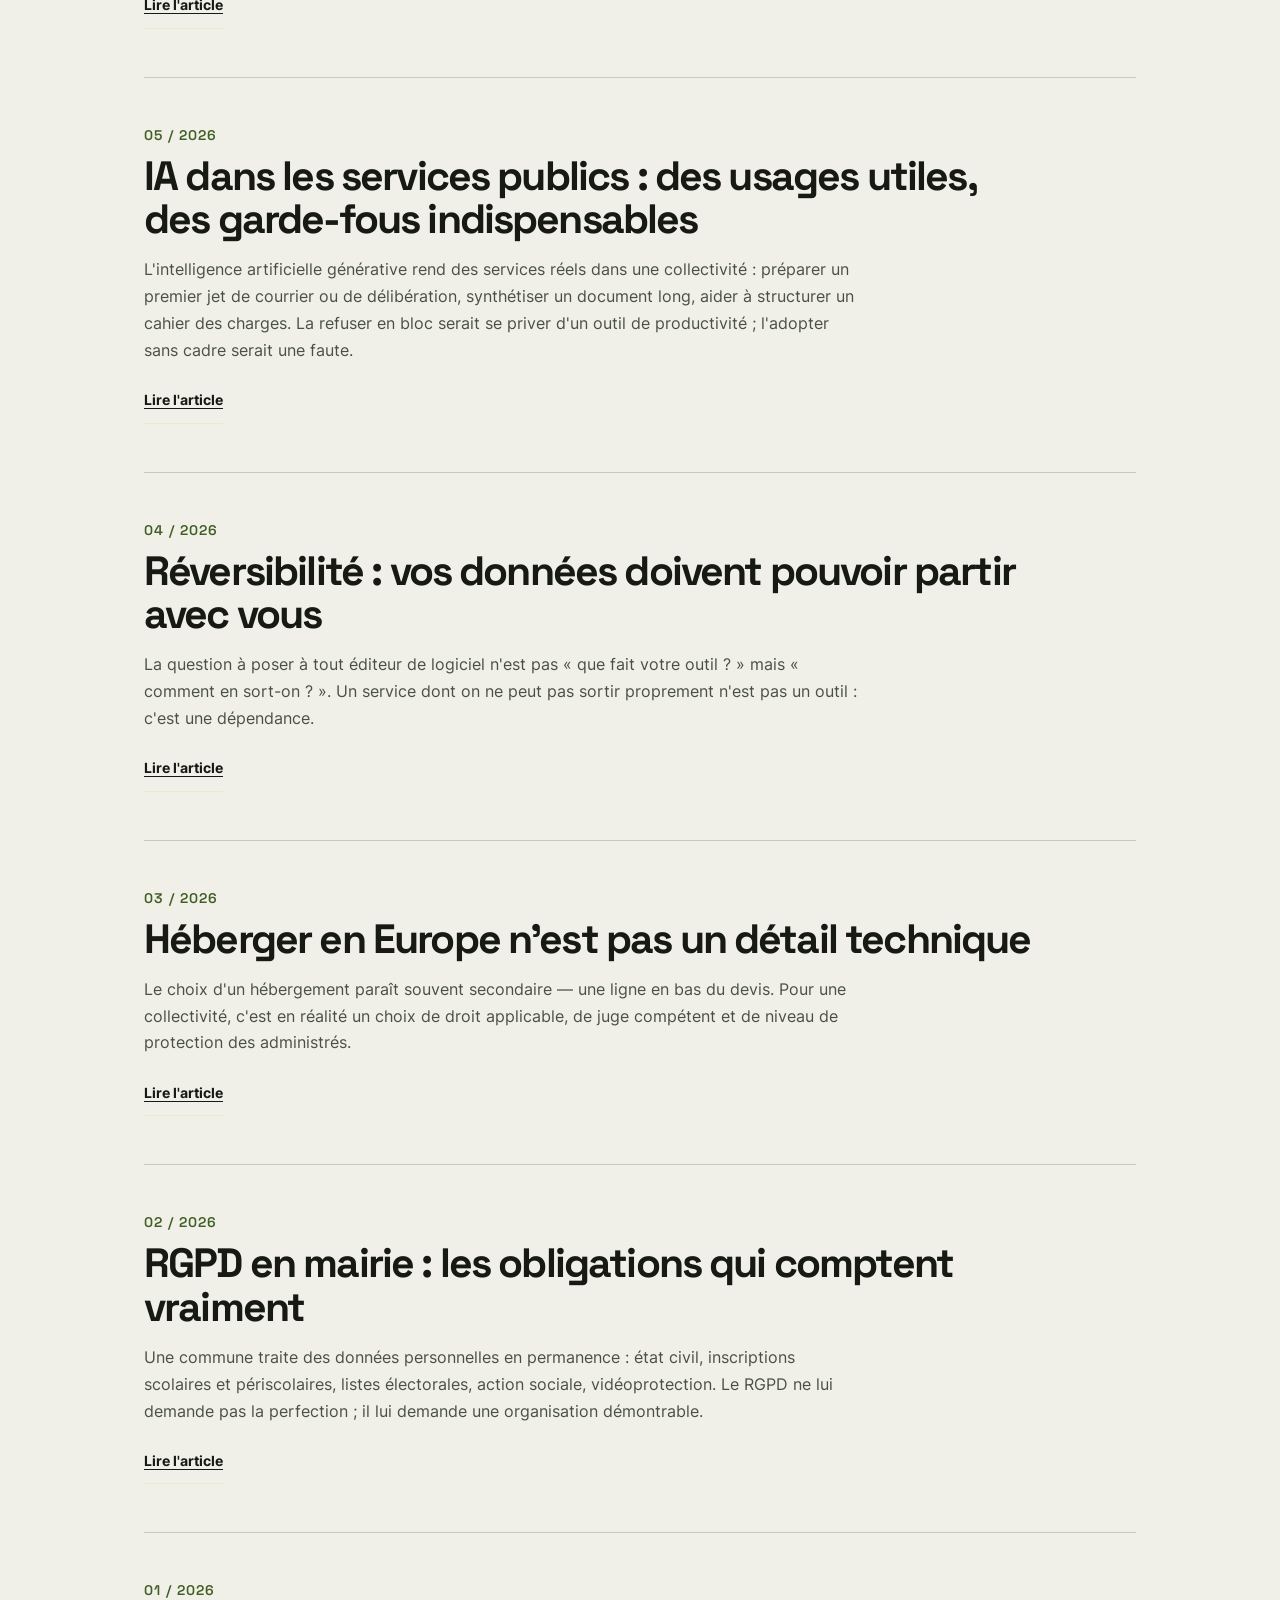
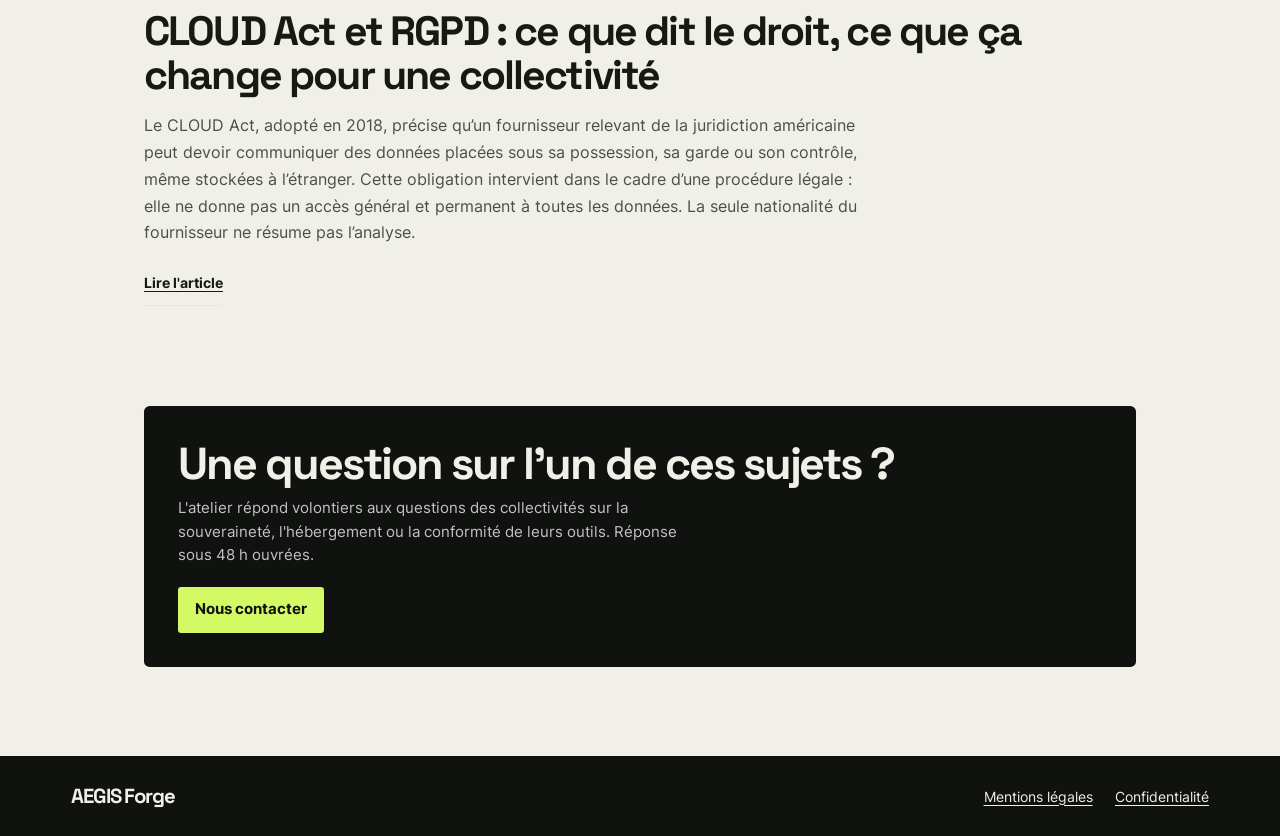
<file: actualites.html>
<!DOCTYPE html>
<html lang="fr">
<head>
<meta charset="UTF-8">
<meta name="viewport" content="width=device-width, initial-scale=1.0">
<title>Actualités — Souveraineté numérique, RGPD, IA · AEGIS Forge</title>

<meta http-equiv="Content-Security-Policy" content="default-src 'self'; script-src 'self' 'sha256-vUgJCQ9tNEA6GaHTeOaU+itcgzwDuxv6IHQHA3N5qNk=' 'sha256-UsA5sYOvr/bqsvr7lsPN4ZwRtM/QRWDS838UJZCDsBk='; style-src 'self' 'unsafe-inline'; font-src 'self'; img-src 'self' data:; connect-src 'self' https://formspree.io; form-action 'self' https://formspree.io; base-uri 'self'; object-src 'none'; upgrade-insecure-requests">
<meta name="referrer" content="strict-origin-when-cross-origin">
<meta name="robots" content="index, follow, max-snippet:-1, max-image-preview:large">
<meta name="description" content="Actualités AEGIS Forge — souveraineté numérique, RGPD en collectivité, Cloud Act, réversibilité des données, IA dans les services publics. Un article de fond chaque mois, pour élus et agents.">

<!-- SEO : Open Graph, Twitter Card et Schema.org Blog.
     URL canonique et og:url sont injectées au build par tools/build-sites.mjs. -->
<meta property="og:type" content="website">
<meta property="og:site_name" content="AEGIS Forge">
<meta property="og:title" content="Actualités — Souveraineté numérique, RGPD, IA">
<meta property="og:description" content="Un article de fond chaque mois pour les élus et les agents : souveraineté numérique, RGPD, Cloud Act, réversibilité des données, usage encadré de l'IA.">
<meta property="og:locale" content="fr_FR">
<meta property="og:image" content="https://aegis-forge.fr/rss/og-forge.png">
<meta property="og:image:width" content="1200">
<meta property="og:image:height" content="630">
<meta property="og:image:alt" content="AEGIS Forge — atelier d'applications souveraines pour les collectivités">

<meta name="twitter:card" content="summary_large_image">
<meta name="twitter:image" content="https://aegis-forge.fr/rss/og-forge.png">
<meta name="twitter:title" content="Actualités — Souveraineté numérique, RGPD, IA · AEGIS Forge">
<meta name="twitter:description" content="Un article de fond chaque mois pour les élus et les agents : souveraineté, RGPD, Cloud Act, réversibilité, IA encadrée.">

<script type="application/ld+json">
{
  "@context": "https://schema.org",
  "@type": "Blog",
  "name": "Actualités AEGIS Forge",
  "description": "Articles de fond sur la souveraineté numérique, le RGPD et l'usage encadré de l'IA, à destination des collectivités.",
  "url": "https://aegis-forge.fr/actualites.html",
  "inLanguage": "fr",
  "publisher": {
    "@type": "Organization",
    "name": "AEGIS Forge",
    "url": "https://aegis-forge.fr/"
  },
  "blogPost": [
    {
      "@type": "BlogPosting",
      "headline": "Rentrée 2026 : IA sur le site de votre mairie, quand faut-il informer les habitants ?",
      "datePublished": "2026-09-08",
      "dateModified": "2026-09-08",
      "inLanguage": "fr",
      "url": "https://aegis-forge.fr/actualite-ia-transparence-mairie-septembre-2026.html",
      "author": {
        "@type": "Person",
        "name": "admin"
      }
    },
    {
      "@type": "BlogPosting",
      "headline": "Choisir un prestataire numérique souverain : les questions à poser avant de signer",
      "datePublished": "2026-07-05",
      "inLanguage": "fr",
      "url": "https://aegis-forge.fr/actualite-choisir-prestataire-souverain.html",
      "author": {
        "@type": "Organization",
        "name": "AEGIS Forge"
      }
    },
    {
      "@type": "BlogPosting",
      "headline": "Cloud « souverain » : reconnaître un hébergement réellement européen",
      "datePublished": "2026-06-15",
      "inLanguage": "fr",
      "url": "https://aegis-forge.fr/actualite-cloud-souverain-hebergement-europeen.html",
      "author": {
        "@type": "Organization",
        "name": "AEGIS Forge"
      }
    },
    {
      "@type": "BlogPosting",
      "headline": "IA dans les services publics : des usages utiles, des garde-fous indispensables",
      "datePublished": "2026-05-15",
      "inLanguage": "fr",
      "url": "https://aegis-forge.fr/actualite-ia-services-publics.html",
      "author": {
        "@type": "Organization",
        "name": "AEGIS Forge"
      }
    },
    {
      "@type": "BlogPosting",
      "headline": "Réversibilité : vos données doivent pouvoir partir avec vous",
      "datePublished": "2026-04-15",
      "inLanguage": "fr",
      "url": "https://aegis-forge.fr/actualite-reversibilite-donnees.html",
      "author": {
        "@type": "Organization",
        "name": "AEGIS Forge"
      }
    },
    {
      "@type": "BlogPosting",
      "headline": "Héberger en Europe n'est pas un détail technique",
      "datePublished": "2026-03-15",
      "inLanguage": "fr",
      "url": "https://aegis-forge.fr/actualite-heberger-en-europe.html",
      "author": {
        "@type": "Organization",
        "name": "AEGIS Forge"
      }
    },
    {
      "@type": "BlogPosting",
      "headline": "RGPD en mairie : les obligations qui comptent vraiment",
      "datePublished": "2026-02-15",
      "inLanguage": "fr",
      "url": "https://aegis-forge.fr/actualite-rgpd-en-mairie.html",
      "author": {
        "@type": "Organization",
        "name": "AEGIS Forge"
      }
    },
    {
      "@type": "BlogPosting",
      "headline": "CLOUD Act et RGPD : ce que dit le droit, ce que ça change pour une collectivité",
      "datePublished": "2026-01-15",
      "inLanguage": "fr",
      "url": "https://aegis-forge.fr/actualite-cloud-act-rgpd.html",
      "author": {
        "@type": "Organization",
        "name": "AEGIS Forge"
      }
    }
  ]
}
</script>

<link rel="stylesheet" href="_shared/fonts.css?v=f6b8a55ffea1">
<link rel="stylesheet" href="_shared/operational.css?v=af11021fd2ce">
<link rel="stylesheet" href="_shared/contact-modal.css?v=d048da4ac8a4">
<script src="_shared/contact-modal.js?v=2c56a9a7f6f6" defer></script>
<link rel="stylesheet" href="_shared/lightbox.css?v=212a4388583c">
<script src="_shared/lightbox.js?v=8662fa380ef3" defer></script>
<link rel="icon" type="image/webp" href="rss/aegis-forge-icon.webp">

<style>
/* ─── Actualités (page-local) ─── */
.news-wrap {
  max-width: 860px;
  margin: 0 auto;
  padding: 64px 24px 48px;
}
.news-head { margin-bottom: 44px; }
.news-pre {
  font-family: var(--mono);
  font-size: 11px;
  letter-spacing: 0.16em;
  text-transform: uppercase;
  color: var(--sig);
  margin-bottom: 14px;
}
.news-head h1 {
  font-family: var(--display);
  font-size: clamp(34px, 5vw, 48px);
  font-weight: 700;
  letter-spacing: -0.02em;
  line-height: 1.08;
  color: var(--ink);
  margin: 0 0 16px;
}
.news-head h1 em {
  font-style: normal;
  color: var(--sig);
}
.news-lede {
  font-size: 16px;
  line-height: 1.6;
  color: var(--ink-2);
  max-width: 62ch;
  margin: 0;
}
article.news {
  background: var(--surf);
  border: 1px solid var(--line);
  border-radius: 6px;
  padding: 30px 34px;
  margin-bottom: 18px;
}
.news-date {
  font-family: var(--mono);
  font-size: 11px;
  letter-spacing: 0.14em;
  color: var(--sig);
  margin-bottom: 10px;
}
article.news h2 {
  font-family: var(--display);
  font-size: 21px;
  font-weight: 700;
  letter-spacing: -0.01em;
  line-height: 1.25;
  color: var(--ink);
  margin: 0 0 14px;
}
article.news p {
  font-size: 15px;
  line-height: 1.68;
  color: var(--ink-2);
  margin: 0 0 12px;
}
article.news h2 a {
  color: inherit;
  text-decoration: none;
}
article.news h2 a:hover { color: var(--sig); }
.news-more {
  display: inline-flex;
  align-items: center;
  min-height: 36px;
  margin-top: 4px;
  font-family: var(--mono);
  font-size: 11px;
  letter-spacing: 0.14em;
  text-transform: uppercase;
  color: var(--sig);
  text-decoration: none;
  border-bottom: 1px solid var(--sig-soft);
  padding-bottom: 2px;
}
.news-more:hover { border-bottom-color: var(--sig); }
.news-contact {
  margin-top: 52px;
  padding: 34px;
  background: var(--surf-deep);
  border-radius: 6px;
  color: #fff;
}
.news-contact h2 {
  font-family: var(--display);
  font-size: 24px;
  font-weight: 700;
  margin: 0 0 10px;
}
.news-contact p {
  font-size: 14.5px;
  line-height: 1.6;
  color: rgba(255, 255, 255, 0.75);
  margin: 0 0 20px;
  max-width: 58ch;
}
@media (max-width: 640px) {
  article.news { padding: 24px 20px; }
  .news-contact { padding: 26px 20px; }
}
</style>
<link rel="stylesheet" href="_shared/forge-vitrine.css?v=ff34c1564444">
<link rel="canonical" href="https://aegis-forge.fr/actualites.html">
<meta property="og:url" content="https://aegis-forge.fr/actualites.html">
</head>
<body class="forge-site forge-journal">

<a class="skip-link" href="#main-content">Aller au contenu principal</a>
<header class="forge-top">
  <div class="frame forge-top-inner">
    <a class="wordmark" href="aegis-forge.html">
      <img src="rss/aegis-forge-icon.webp" alt="" width="27" height="32">
      <span>AEGIS<span class="wordmark-forge"> Forge</span></span>
    </a>
    <nav class="forge-nav" aria-label="Navigation principale">
        <a href="aegis-forge.html#methode">Méthode</a>
        <a href="aegis-agora.html">AGORA</a>
        <a href="forge-octane.html">Octane</a>
        <a href="actualites.html" aria-current="page">Actualités</a>
        <a class="forge-nav-contact" href="#contact">Contact</a>
    </nav>
  </div>
</header>

<div class="shell">

<main class="news-wrap" id="main-content">

    <div class="news-head rv">
      <div class="news-pre">Repères pour les collectivités</div>
      <h1>Souveraineté, données, <em>IA</em> : ce qu'une collectivité doit savoir.</h1>
      <p class="news-lede">Des articles courts, des sources officielles et des points à vérifier avant de choisir un outil. Chaque fiche propose une action concrète et indique sa date de mise à jour.</p>
    </div>

    <article class="news rv">
      <div class="news-date">09 / 2026 · Par admin</div>
      <h2><a href="actualite-ia-transparence-mairie-septembre-2026.html">Rentrée 2026 : IA sur le site de votre mairie, quand faut-il informer les habitants ?</a></h2>
      <p>Depuis le 2 août 2026, les règles de transparence sur l’IA s’appliquent. Chatbot, texte municipal, image ou vidéo : trois cas concrets pour savoir quand informer les habitants et comment organiser la validation en mairie.</p>
      <a class="news-more" href="actualite-ia-transparence-mairie-septembre-2026.html">Lire l’article</a>
    </article>

    <article class="news rv">
      <div class="news-date">07 / 2026</div>
      <h2><a href="actualite-choisir-prestataire-souverain.html">Choisir un prestataire numérique souverain : les questions à poser avant de signer</a></h2>
      <p>Un contrat numérique engage une collectivité pour des années. Les plaquettes se ressemblent toutes ; les réponses écrites aux bonnes questions, beaucoup moins. Avant de signer, sept questions méritent une réponse précise et contractuelle.</p>
      <a class="news-more" href="actualite-choisir-prestataire-souverain.html">Lire l'article</a>
    </article>

    <article class="news rv">
      <div class="news-date">06 / 2026</div>
      <h2><a href="actualite-cloud-souverain-hebergement-europeen.html">Cloud « souverain » : reconnaître un hébergement réellement européen</a></h2>
      <p>Le mot « souverain » ne décrit pas à lui seul les garanties d’un service. Pour comparer des offres, il faut examiner la localisation des données, les accès d’administration, les entités contractantes et les protections techniques.</p>
      <a class="news-more" href="actualite-cloud-souverain-hebergement-europeen.html">Lire l'article</a>
    </article>

    <article class="news rv">
      <div class="news-date">05 / 2026</div>
      <h2><a href="actualite-ia-services-publics.html">IA dans les services publics : des usages utiles, des garde-fous indispensables</a></h2>
      <p>L'intelligence artificielle générative rend des services réels dans une collectivité : préparer un premier jet de courrier ou de délibération, synthétiser un document long, aider à structurer un cahier des charges. La refuser en bloc serait se priver d'un outil de productivité ; l'adopter sans cadre serait une faute.</p>
      <a class="news-more" href="actualite-ia-services-publics.html">Lire l'article</a>
    </article>

    <article class="news rv">
      <div class="news-date">04 / 2026</div>
      <h2><a href="actualite-reversibilite-donnees.html">Réversibilité : vos données doivent pouvoir partir avec vous</a></h2>
      <p>La question à poser à tout éditeur de logiciel n'est pas « que fait votre outil ? » mais « comment en sort-on ? ». Un service dont on ne peut pas sortir proprement n'est pas un outil : c'est une dépendance.</p>
      <a class="news-more" href="actualite-reversibilite-donnees.html">Lire l'article</a>
    </article>

    <article class="news rv">
      <div class="news-date">03 / 2026</div>
      <h2><a href="actualite-heberger-en-europe.html">Héberger en Europe n'est pas un détail technique</a></h2>
      <p>Le choix d'un hébergement paraît souvent secondaire — une ligne en bas du devis. Pour une collectivité, c'est en réalité un choix de droit applicable, de juge compétent et de niveau de protection des administrés.</p>
      <a class="news-more" href="actualite-heberger-en-europe.html">Lire l'article</a>
    </article>

    <article class="news rv">
      <div class="news-date">02 / 2026</div>
      <h2><a href="actualite-rgpd-en-mairie.html">RGPD en mairie : les obligations qui comptent vraiment</a></h2>
      <p>Une commune traite des données personnelles en permanence : état civil, inscriptions scolaires et périscolaires, listes électorales, action sociale, vidéoprotection. Le RGPD ne lui demande pas la perfection ; il lui demande une organisation démontrable.</p>
      <a class="news-more" href="actualite-rgpd-en-mairie.html">Lire l'article</a>
    </article>

    <article class="news rv">
      <div class="news-date">01 / 2026</div>
      <h2><a href="actualite-cloud-act-rgpd.html">CLOUD Act et RGPD : ce que dit le droit, ce que ça change pour une collectivité</a></h2>
      <p>Le CLOUD Act, adopté en 2018, précise qu’un fournisseur relevant de la juridiction américaine peut devoir communiquer des données placées sous sa possession, sa garde ou son contrôle, même stockées à l’étranger. Cette obligation intervient dans le cadre d’une procédure légale : elle ne donne pas un accès général et permanent à toutes les données. La seule nationalité du fournisseur ne résume pas l’analyse.</p>
      <a class="news-more" href="actualite-cloud-act-rgpd.html">Lire l'article</a>
    </article>

    <section class="news-contact rv" id="contact">
      <h2>Une question sur l'un de ces sujets ?</h2>
      <p>L'atelier répond volontiers aux questions des collectivités sur la souveraineté, l'hébergement ou la conformité de leurs outils. Réponse sous 48 h ouvrées.</p>
      <a href="mailto:contact@aegis-forge.fr" class="contact-mail js-aegis-contact">Nous contacter</a>
    </section>

  </main>

</div>

<!-- FOOT -->
<script>
(function(){
  if ('IntersectionObserver' in window){
    var io = new IntersectionObserver(function(entries){
      entries.forEach(function(e){
        if (e.isIntersecting){ e.target.classList.add('in'); io.unobserve(e.target); }
      });
    }, { threshold: 0.15, rootMargin: '0px 0px -40px 0px' });
    document.querySelectorAll('.rv').forEach(function(el){ io.observe(el); });
  } else {
    document.querySelectorAll('.rv').forEach(function(el){ el.classList.add('in'); });
  }

  document.querySelectorAll('a[href^="#"]').forEach(function(a){
    a.addEventListener('click', function(e){
      var href = a.getAttribute('href'); if (href.length < 2) return;
      var target = document.querySelector(href); if (!target) return;
      e.preventDefault();
      window.scrollTo({ top: target.offsetTop - 24, behavior: window.matchMedia('(prefers-reduced-motion: reduce)').matches ? 'auto' : 'smooth' });
    });
  });
})();
</script>

<footer class="forge-footer">
  <div class="frame forge-footer-inner">
    <a class="wordmark" href="aegis-forge.html">AEGIS Forge</a>
    <nav aria-label="Informations légales">
      <a href="mentions.html">Mentions légales</a>
      <a href="mentions.html#confidentialite">Confidentialité</a>
    </nav>
  </div>
</footer>
</body>
</html>
</file>
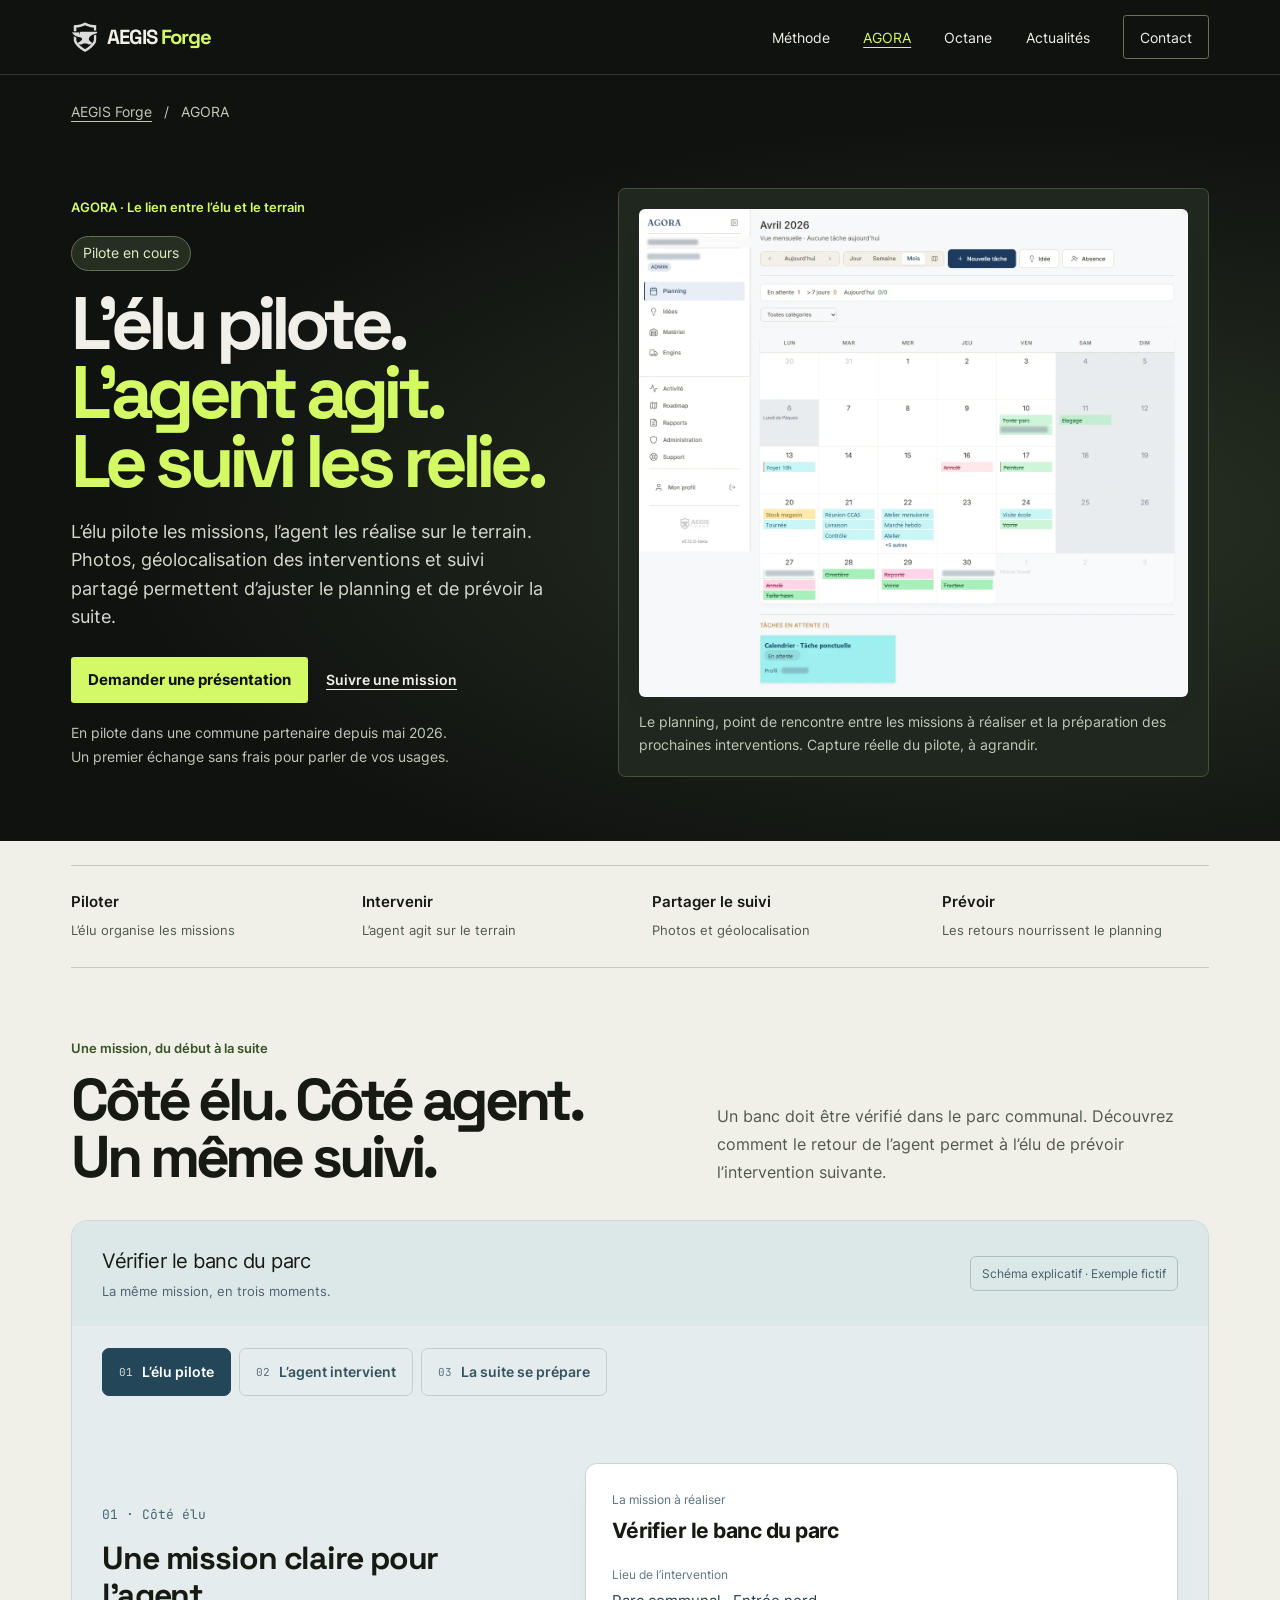
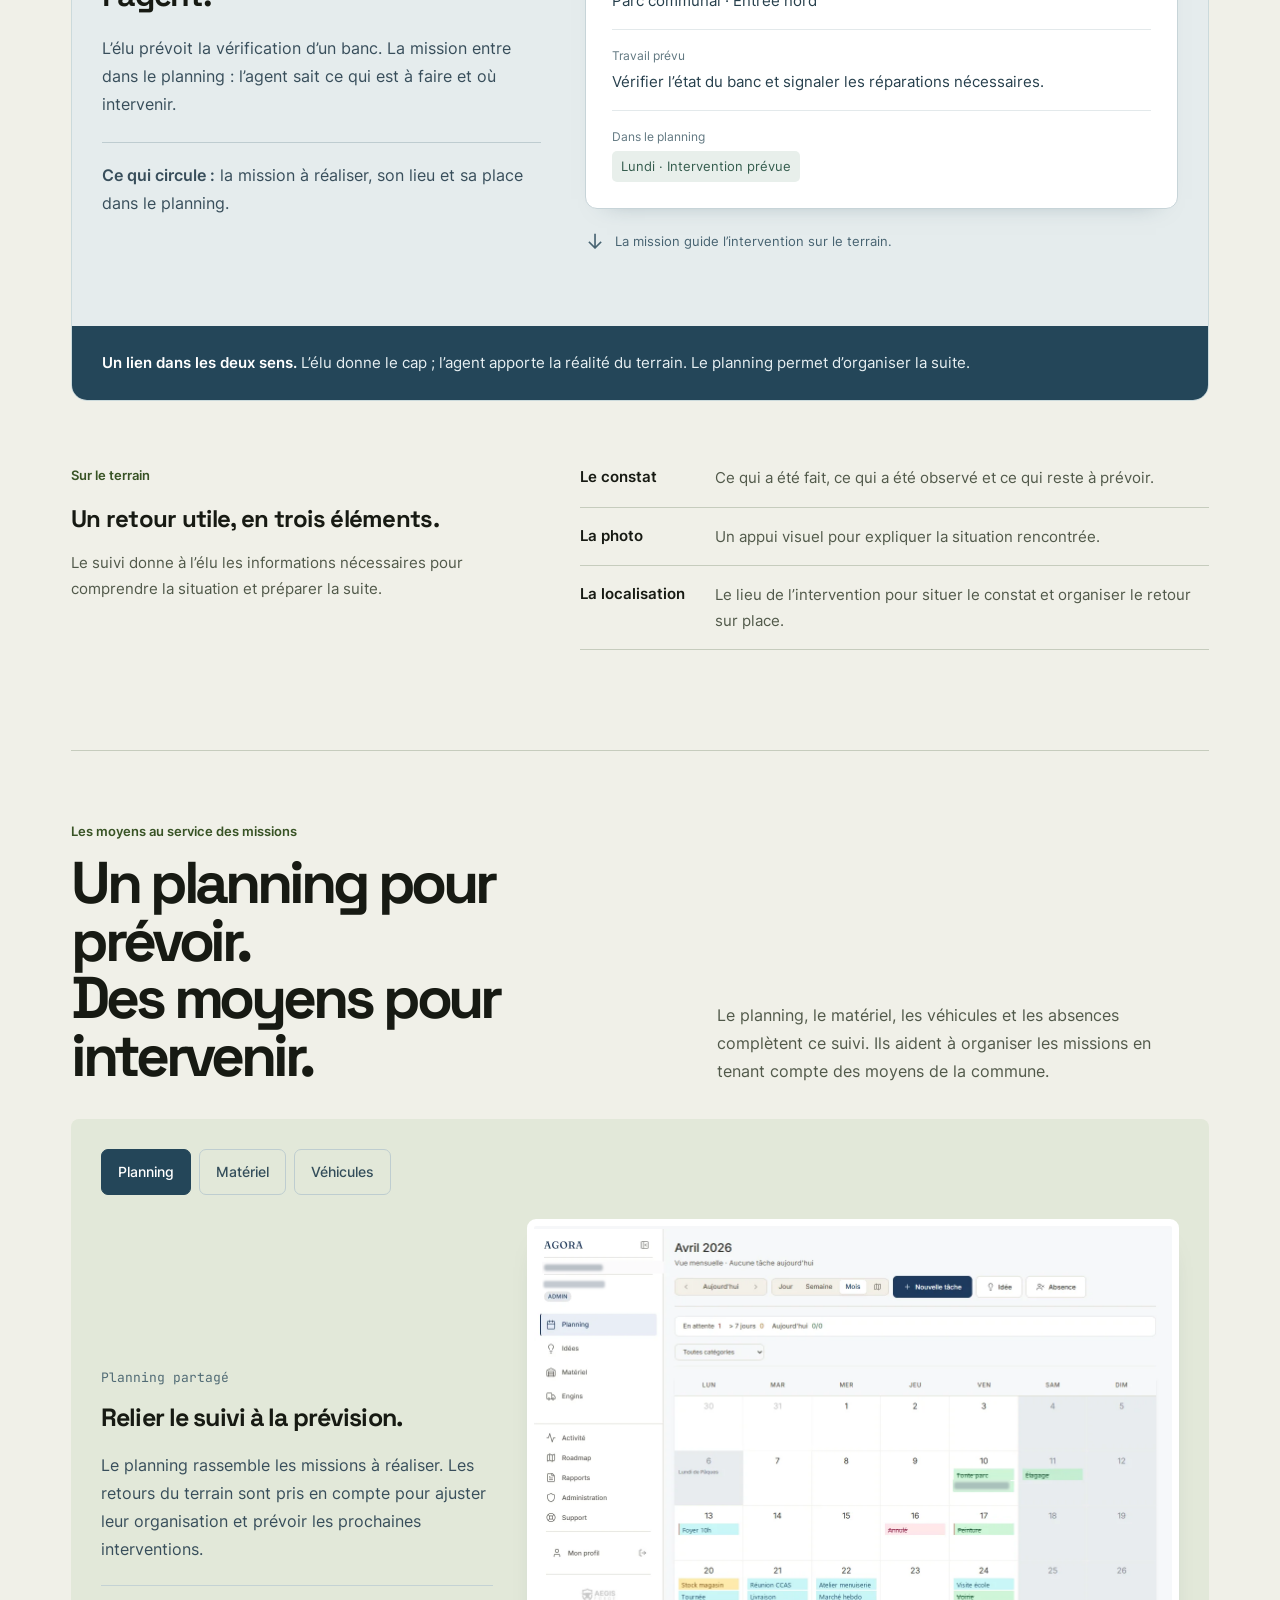
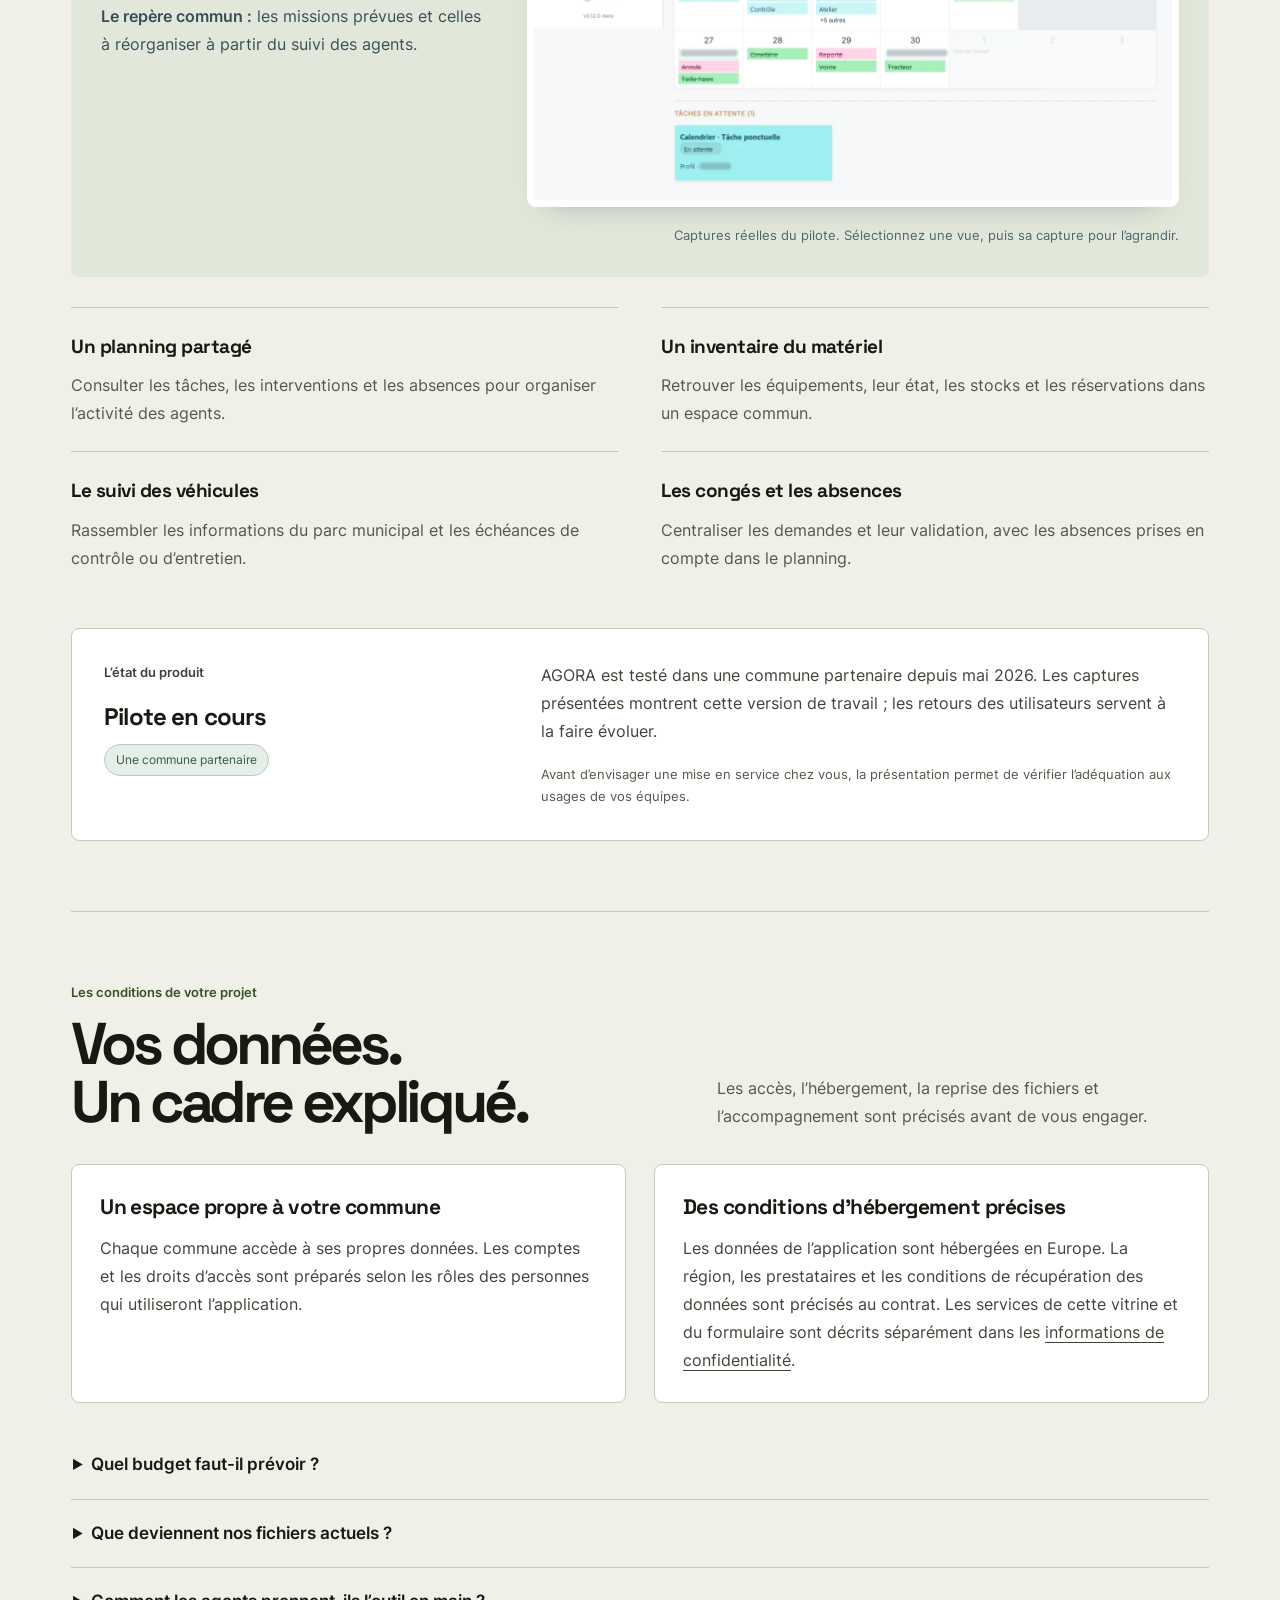
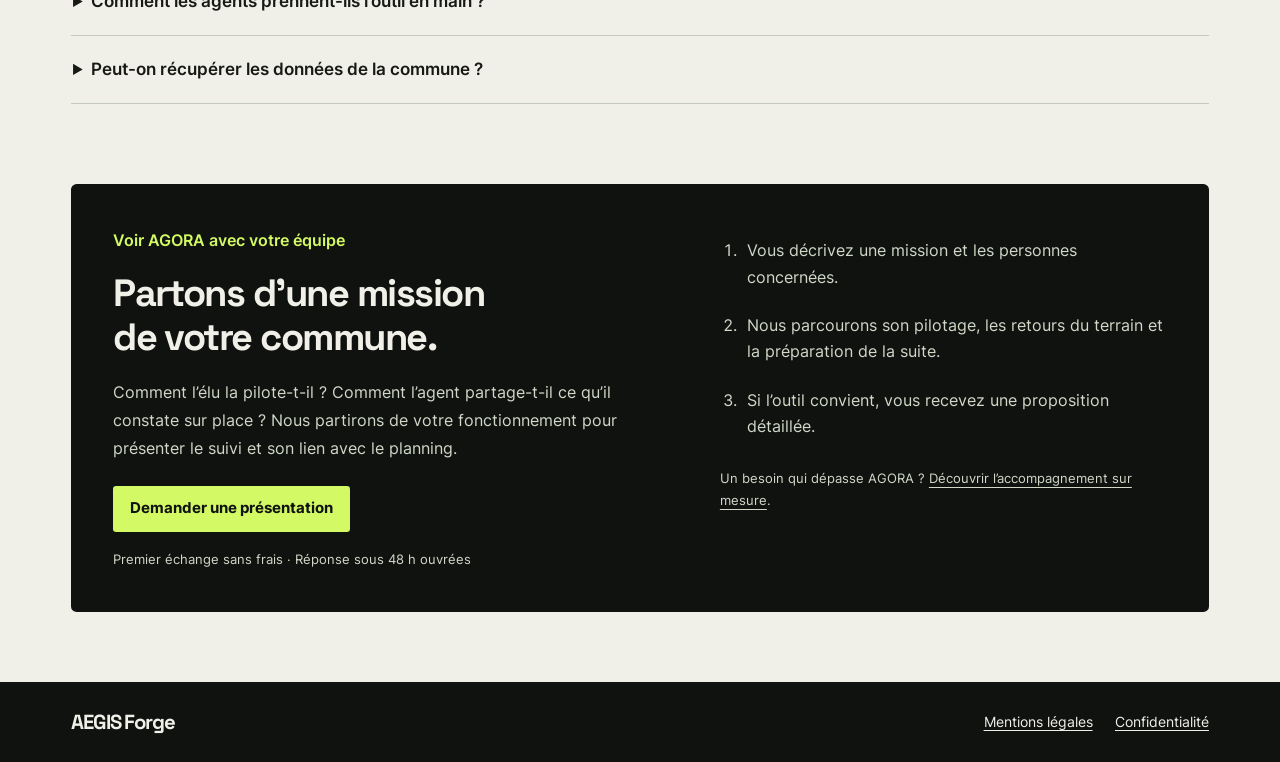
<file: aegis-agora.html>
<!DOCTYPE html>
<html lang="fr">
<head>
<meta charset="UTF-8">
<meta name="viewport" content="width=device-width, initial-scale=1.0">
<title>AGORA — De l’élu au terrain, des missions qui avancent</title>

<meta http-equiv="Content-Security-Policy" content="default-src 'self'; script-src 'self' 'sha256-6Fdkka4LGUMbRGab0dWUNYXVfrBVEZEZehIX5/HOPLs=' 'sha256-UsA5sYOvr/bqsvr7lsPN4ZwRtM/QRWDS838UJZCDsBk='; style-src 'self' 'unsafe-inline'; font-src 'self'; img-src 'self' data:; connect-src 'self' https://formspree.io; form-action 'self' https://formspree.io; base-uri 'self'; object-src 'none'; upgrade-insecure-requests">
<meta name="referrer" content="strict-origin-when-cross-origin">
<meta name="robots" content="index, follow, max-snippet:-1, max-image-preview:large">
<meta name="description" content="AGORA relie l’élu qui pilote les missions à l’agent sur le terrain : suivi, photos, géolocalisation des interventions et planning pour prévoir la suite.">

<!-- SEO : Open Graph, Twitter Card et Schema.org WebApplication.
     URL canonique et og:url sont injectées au build par tools/build-sites.mjs. -->
<meta property="og:type" content="website">
<meta property="og:site_name" content="AEGIS Forge">
<meta property="og:title" content="AGORA — De l’élu au terrain, des missions qui avancent">
<meta property="og:description" content="AGORA relie l’élu qui pilote les missions à l’agent sur le terrain : suivi, photos, géolocalisation des interventions et planning pour prévoir la suite.">
<meta property="og:image" content="https://aegis-forge.fr/rss/agora-screen-planning.webp?v=dc9353b21d">
<meta property="og:locale" content="fr_FR">

<meta name="twitter:card" content="summary_large_image">
<meta name="twitter:title" content="AGORA — De l’élu au terrain, des missions qui avancent">
<meta name="twitter:description" content="AGORA relie l’élu qui pilote les missions à l’agent sur le terrain : suivi, photos, géolocalisation des interventions et planning pour prévoir la suite.">
<meta name="twitter:image" content="https://aegis-forge.fr/rss/agora-screen-planning.webp?v=dc9353b21d">

<script type="application/ld+json">
{
  "@context": "https://schema.org",
  "@type": "WebApplication",
  "name": "AGORA",
  "applicationCategory": "BusinessApplication",
  "operatingSystem": "Web",
  "description": "AGORA relie l’élu qui pilote les missions à l’agent sur le terrain : suivi, photos, géolocalisation des interventions et planning pour prévoir la suite.",
  "url": "https://aegis-forge.fr/aegis-agora.html",
  "image": "https://aegis-forge.fr/rss/agora-screen-planning.webp?v=dc9353b21d",
  "inLanguage": "fr",
  "publisher": {
    "@type": "Organization",
    "name": "AEGIS Forge",
    "url": "https://aegis-forge.fr/"
  },
  "featureList": [
    "Pilotage des missions par l’élu et suivi par l’agent sur le terrain",
    "Photos et géolocalisation des interventions",
    "Retours du terrain pris en compte dans le planning prévisionnel",
    "Inventaire et suivi du matériel",
    "Suivi des véhicules et des entretiens",
    "Gestion des congés et absences",
    "Un espace de données propre à chaque commune"
  ]
}
</script>

<link rel="stylesheet" href="_shared/fonts.css?v=f6b8a55ffea1">
<link rel="stylesheet" href="_shared/operational.css?v=af11021fd2ce">
<link rel="stylesheet" href="_shared/contact-modal.css?v=d048da4ac8a4">
<script src="_shared/contact-modal.js?v=2c56a9a7f6f6" defer></script>
<link rel="stylesheet" href="_shared/lightbox.css?v=212a4388583c">
<script src="_shared/lightbox.js?v=8662fa380ef3" defer></script>
<link rel="icon" type="image/webp" href="rss/aegis-forge-icon.webp">

<link rel="stylesheet" href="_shared/product-pages.css?v=c2cb389d1a98">
<link rel="stylesheet" href="_shared/agora-mission.css?v=51625215bbca">
<script src="_shared/product-gallery.js?v=0b7b9e8c36a2" defer></script>
<link rel="stylesheet" href="_shared/forge-vitrine.css?v=ff34c1564444">
<link rel="canonical" href="https://aegis-forge.fr/aegis-agora.html">
<meta property="og:url" content="https://aegis-forge.fr/aegis-agora.html">
</head>
<body class="forge-site forge-agora product-page agora-product" data-screen-label="AGORA" data-contact-context="agora">

<a class="skip-link" href="#main-content">Aller au contenu principal</a>
<header class="forge-top">
  <div class="frame forge-top-inner">
    <a class="wordmark" href="aegis-forge.html">
      <img src="rss/aegis-forge-icon.webp" alt="" width="27" height="32">
      <span>AEGIS<span class="wordmark-forge"> Forge</span></span>
    </a>
    <nav class="forge-nav" aria-label="Navigation principale">
        <a href="aegis-forge.html#methode">Méthode</a>
        <a href="aegis-agora.html" aria-current="page">AGORA</a>
        <a href="forge-octane.html">Octane</a>
        <a href="actualites.html">Actualités</a>
        <a class="forge-nav-contact" href="#contact">Contact</a>
    </nav>
  </div>
</header>

<div class="shell">

  <!-- NAV -->
<main id="main-content">
  <div class="forge-product-intro">
    <nav class="product-breadcrumb" aria-label="Fil d’Ariane"><a href="aegis-forge.html">AEGIS Forge</a><span aria-hidden="true">/</span><span aria-current="page">AGORA</span></nav>

    <section class="product-hero" aria-labelledby="agora-heading">
      <div>
        <p class="product-eyebrow">AGORA · Le lien entre l’élu et le terrain</p>
        <span class="product-badge">Pilote en cours</span>
        <h1 id="agora-heading">L’élu pilote.<br><span>L’agent agit.<br>Le suivi les relie.</span></h1>
        <p class="product-lede">L’élu pilote les missions, l’agent les réalise sur le terrain. Photos, géolocalisation des interventions et suivi partagé permettent d’ajuster le planning et de prévoir la suite.</p>
        <div class="product-actions"><a href="mailto:contact@aegis-forge.fr?subject=Pr%C3%A9sentation%20AGORA" class="btn btn-ink js-aegis-contact">Demander une présentation</a><a href="#parcours-usage" class="product-link">Suivre une mission <span aria-hidden="true">↓</span></a></div>
        <p class="product-note">En pilote dans une commune partenaire depuis mai 2026.<br>Un premier échange sans frais pour parler de vos usages.</p>
      </div>
      <figure class="product-hero-visual"><img src="rss/agora-screen-planning.webp?v=dc9353b21d" alt="AGORA : le planning mensuel des interventions et des tâches municipales" width="1280" height="1140" fetchpriority="high" decoding="async" data-lightbox><figcaption>Le planning, point de rencontre entre les missions à réaliser et la préparation des prochaines interventions. Capture réelle du pilote, à agrandir.</figcaption></figure>
    </section>
  </div>

    <ul class="product-strip" aria-label="De la mission au planning"><li><strong>Piloter</strong><span>L’élu organise les missions</span></li><li><strong>Intervenir</strong><span>L’agent agit sur le terrain</span></li><li><strong>Partager le suivi</strong><span>Photos et géolocalisation</span></li><li><strong>Prévoir</strong><span>Les retours nourrissent le planning</span></li></ul>

    <section class="product-section" id="parcours-usage" aria-labelledby="usage-heading">
      <div class="product-section-heading"><div><p class="product-eyebrow">Une mission, du début à la suite</p><h2 id="usage-heading">Côté élu. Côté agent.<br>Un même suivi.</h2></div><p>Un banc doit être vérifié dans le parc communal. Découvrez comment le retour de l’agent permet à l’élu de prévoir l’intervention suivante.</p></div>
      <div class="mission-demo" data-product-gallery>
        <div class="mission-demo-heading"><p><strong>Vérifier le banc du parc</strong><span>La même mission, en trois moments.</span></p><span class="mission-demo-label">Schéma explicatif · Exemple fictif</span></div>
        <div class="gallery-controls" role="group" aria-label="Les trois moments de la mission" hidden>
          <button type="button" data-gallery-target="mission-elu" aria-controls="mission-elu" aria-pressed="true"><span aria-hidden="true">01</span> L’élu pilote</button>
          <button type="button" data-gallery-target="mission-agent" aria-controls="mission-agent" aria-pressed="false"><span aria-hidden="true">02</span> L’agent intervient</button>
          <button type="button" data-gallery-target="mission-suite" aria-controls="mission-suite" aria-pressed="false"><span aria-hidden="true">03</span> La suite se prépare</button>
        </div>
        <section class="gallery-panel mission-panel" id="mission-elu" aria-labelledby="mission-elu-title">
          <div class="mission-explanation"><p class="mission-role">01 · Côté élu</p><h3 id="mission-elu-title">Une mission claire pour l’agent.</h3><p>L’élu prévoit la vérification d’un banc. La mission entre dans le planning : l’agent sait ce qui est à faire et où intervenir.</p><p class="mission-takeaway"><strong>Ce qui circule :</strong> la mission à réaliser, son lieu et sa place dans le planning.</p></div>
          <div class="mission-illustration">
            <div class="mission-sheet"><p class="mission-sheet-overline">La mission à réaliser</p><h4>Vérifier le banc du parc</h4><dl class="mission-facts"><div><dt>Lieu de l’intervention</dt><dd>Parc communal · Entrée nord</dd></div><div><dt>Travail prévu</dt><dd>Vérifier l’état du banc et signaler les réparations nécessaires.</dd></div><div><dt>Dans le planning</dt><dd><span class="mission-state">Lundi · Intervention prévue</span></dd></div></dl></div>
            <p class="mission-direction"><span aria-hidden="true">↓</span> La mission guide l’intervention sur le terrain.</p>
          </div>
        </section>
        <section class="gallery-panel mission-panel" id="mission-agent" aria-labelledby="mission-agent-title">
          <div class="mission-explanation"><p class="mission-role">02 · Côté agent</p><h3 id="mission-agent-title">Le terrain devient un retour concret.</h3><p>L’agent constate qu’une latte est abîmée. Une photo, la localisation de l’intervention et son retour permettent à l’élu de comprendre ce qu’il faut prévoir.</p><p class="mission-takeaway"><strong>Ce qui revient :</strong> un constat situé, documenté et utile à la décision.</p></div>
          <div class="mission-illustration">
            <div class="mission-sheet"><p class="mission-sheet-overline">Le retour sur la même mission</p><h4>Vérifier le banc du parc</h4>
              <figure class="mission-photo-example"><svg viewBox="0 0 440 176" aria-hidden="true" focusable="false"><rect width="440" height="176" rx="8" fill="#e9eeea"/><path d="M38 150H402" stroke="#b4c3bb" stroke-width="2"/><path d="M108 69V147M326 69V147" stroke="#536a65" stroke-width="9" stroke-linecap="round"/><path d="M111 93H329M111 110H329" stroke="#b38b61" stroke-width="12" stroke-linecap="round"/><path d="M111 74H224M261 74H329" stroke="#b38b61" stroke-width="12" stroke-linecap="round"/><path d="M224 68L236 77L249 67L262 80" fill="none" stroke="#a45230" stroke-width="3"/><circle cx="243" cy="74" r="26" fill="none" stroke="#a45230" stroke-width="2" stroke-dasharray="4 4"/><path d="M270 65L310 35H370" fill="none" stroke="#a45230" stroke-width="2"/></svg><figcaption>Illustration d’un constat photo : une latte abîmée.</figcaption></figure>
              <dl class="mission-facts"><div><dt>Localisation de l’intervention</dt><dd>Parc communal · Entrée nord</dd></div><div><dt>Retour de l’agent</dt><dd>Une latte est abîmée. Son remplacement est à prévoir.</dd></div></dl>
            </div>
            <p class="mission-direction"><span aria-hidden="true">↑</span> L’élu dispose des informations du terrain.</p>
          </div>
        </section>
        <section class="gallery-panel mission-panel" id="mission-suite" aria-labelledby="mission-suite-title">
          <div class="mission-explanation"><p class="mission-role">03 · Retour au planning</p><h3 id="mission-suite-title">Le constat prépare la prochaine intervention.</h3><p>À partir du retour de l’agent, l’élu prévoit le remplacement de la latte. Le planning tient compte de ce qui a été constaté sur place.</p><p class="mission-takeaway"><strong>Ce qui change :</strong> le suivi de la première mission sert à organiser la suivante.</p></div>
          <div class="mission-illustration">
            <div class="mission-sheet"><p class="mission-sheet-overline">La suite de la mission</p><h4>Un retour intégré à la prévision</h4><div class="mission-calendar" aria-label="Exemple de planning : vérification lundi, remplacement prévu mercredi"><div><p>Lundi</p><div class="mission-calendar-task"><strong>Vérifier le banc</strong><span>Retour : latte abîmée</span></div></div><div><p>Mardi</p><span class="mission-calendar-space" aria-hidden="true">—</span></div><div><p>Mercredi</p><div class="mission-calendar-task mission-calendar-next"><strong>Remplacer la latte</strong><span>Intervention prévue</span></div></div></div><p class="mission-planning-note">Même lieu : parc communal, entrée nord. La nouvelle intervention est prévue à partir du constat de l’agent.</p></div>
            <p class="mission-direction"><span aria-hidden="true">↓</span> La mission suivante revient à l’équipe de terrain.</p>
          </div>
        </section>
        <p class="mission-feedback"><strong>Un lien dans les deux sens.</strong> L’élu donne le cap ; l’agent apporte la réalité du terrain. Le planning permet d’organiser la suite.</p>
      </div>
      <div class="mission-practical"><div><p class="product-eyebrow">Sur le terrain</p><h3>Un retour utile, en trois éléments.</h3><p>Le suivi donne à l’élu les informations nécessaires pour comprendre la situation et préparer la suite.</p></div><dl><div><dt>Le constat</dt><dd>Ce qui a été fait, ce qui a été observé et ce qui reste à prévoir.</dd></div><div><dt>La photo</dt><dd>Un appui visuel pour expliquer la situation rencontrée.</dd></div><div><dt>La localisation</dt><dd>Le lieu de l’intervention pour situer le constat et organiser le retour sur place.</dd></div></dl></div>
    </section>

    <section class="product-section" id="modules" aria-labelledby="modules-heading">
      <div class="product-section-heading"><div><p class="product-eyebrow">Les moyens au service des missions</p><h2 id="modules-heading">Un planning pour prévoir.<br>Des moyens pour intervenir.</h2></div><p>Le planning, le matériel, les véhicules et les absences complètent ce suivi. Ils aident à organiser les missions en tenant compte des moyens de la commune.</p></div>
      <div class="usage-gallery" data-product-gallery>
        <div class="gallery-controls" aria-label="Les vues de l’application" hidden><button type="button" data-gallery-target="usage-planning" aria-controls="usage-planning" aria-pressed="true">Planning</button><button type="button" data-gallery-target="usage-materiel" aria-controls="usage-materiel" aria-pressed="false">Matériel</button><button type="button" data-gallery-target="usage-vehicules" aria-controls="usage-vehicules" aria-pressed="false">Véhicules</button></div>
        <figure class="gallery-panel" id="usage-planning"><figcaption><p class="usage-number">Planning partagé</p><h3>Relier le suivi à la prévision.</h3><p>Le planning rassemble les missions à réaliser. Les retours du terrain sont pris en compte pour ajuster leur organisation et prévoir les prochaines interventions.</p><p class="usage-result"><strong>Le repère commun :</strong> les missions prévues et celles à réorganiser à partir du suivi des agents.</p></figcaption><img src="rss/agora-screen-planning.webp?v=dc9353b21d" alt="AGORA : les tâches municipales réparties sur le calendrier" width="1280" height="1140" loading="lazy" decoding="async" data-lightbox></figure>
        <figure class="gallery-panel" id="usage-materiel"><figcaption><p class="usage-number">Matériel disponible</p><h3>Consulter le matériel disponible.</h3><p>L’inventaire rassemble les équipements et les informations sur leur disponibilité. L’équipe retrouve le matériel utile à l’intervention.</p><p class="usage-result"><strong>À regarder :</strong> les équipements nécessaires, le stock et les réservations.</p></figcaption><img src="rss/agora-screen-materiel.webp?v=919fd4139d" alt="AGORA : inventaire des équipements et disponibilités" width="1280" height="1155" loading="lazy" decoding="async" data-lightbox></figure>
        <figure class="gallery-panel" id="usage-vehicules"><figcaption><p class="usage-number">Parc municipal</p><h3>Retrouver le véhicule et son suivi.</h3><p>La vue des engins centralise les véhicules, leurs contrôles et les entretiens. Elle apporte les informations utiles à la préparation du déplacement.</p><p class="usage-result"><strong>À regarder :</strong> le véhicule concerné et les échéances de son entretien.</p></figcaption><img src="rss/agora-screen-engins.webp?v=090fcf4131" alt="AGORA : le parc municipal et le suivi des contrôles et entretiens" width="1280" height="995" loading="lazy" decoding="async" data-lightbox></figure>
        <p class="product-note">Captures réelles du pilote. Sélectionnez une vue, puis sa capture pour l’agrandir.</p>
      </div>
      <div class="product-functions"><article class="product-function"><h3>Un planning partagé</h3><p>Consulter les tâches, les interventions et les absences pour organiser l’activité des agents.</p></article><article class="product-function"><h3>Un inventaire du matériel</h3><p>Retrouver les équipements, leur état, les stocks et les réservations dans un espace commun.</p></article><article class="product-function"><h3>Le suivi des véhicules</h3><p>Rassembler les informations du parc municipal et les échéances de contrôle ou d’entretien.</p></article><article class="product-function"><h3>Les congés et les absences</h3><p>Centraliser les demandes et leur validation, avec les absences prises en compte dans le planning.</p></article></div>
      <aside class="pilot-note" aria-labelledby="pilot-heading"><div><p class="product-eyebrow">L’état du produit</p><h3 id="pilot-heading">Pilote en cours</h3><span class="product-badge">Une commune partenaire</span></div><div><p>AGORA est testé dans une commune partenaire depuis mai 2026. Les captures présentées montrent cette version de travail ; les retours des utilisateurs servent à la faire évoluer.</p><p class="product-note">Avant d’envisager une mise en service chez vous, la présentation permet de vérifier l’adéquation aux usages de vos équipes.</p></div></aside>
    </section>

    <section class="product-section" id="garanties" aria-labelledby="terms-heading">
      <div class="product-section-heading"><div><p class="product-eyebrow">Les conditions de votre projet</p><h2 id="terms-heading">Vos données.<br>Un cadre expliqué.</h2></div><p>Les accès, l’hébergement, la reprise des fichiers et l’accompagnement sont précisés avant de vous engager.</p></div>
      <div class="product-terms"><article><h3>Un espace propre à votre commune</h3><p>Chaque commune accède à ses propres données. Les comptes et les droits d’accès sont préparés selon les rôles des personnes qui utiliseront l’application.</p></article><article><h3>Des conditions d’hébergement précises</h3><p>Les données de l’application sont hébergées en Europe. La région, les prestataires et les conditions de récupération des données sont précisés au contrat. Les services de cette vitrine et du formulaire sont décrits séparément dans les <a href="mentions.html#confidentialite">informations de confidentialité</a>.</p></article></div>
      <div class="product-faq"><details><summary>Quel budget faut-il prévoir ?</summary><p>Le forfait de votre commune est établi sur devis selon les usages, la reprise des données et l’accompagnement à prévoir. La présentation permet de préciser ces éléments avant toute décision.</p></details><details><summary>Que deviennent nos fichiers actuels ?</summary><p>Nous examinons les fichiers que vous utilisez et les informations à reprendre. Le contenu de cette reprise et ses conditions sont détaillés dans la proposition.</p></details><details><summary>Comment les agents prennent-ils l’outil en main ?</summary><p>Les temps de présentation, d’essai et de prise en main sont organisés avec les personnes concernées. Le format et le calendrier sont précisés dans le devis.</p></details><details><summary>Peut-on récupérer les données de la commune ?</summary><p>La récupération des données est prévue dans un format ouvert. Les modalités de remise et de reprise par un autre prestataire sont précisées au contrat.</p></details></div>
    </section>

    <section class="product-contact" id="contact" aria-labelledby="contact-heading"><div><p class="product-eyebrow">Voir AGORA avec votre équipe</p><h2 id="contact-heading">Partons d’une mission<br>de votre commune.</h2><p>Comment l’élu la pilote-t-il ? Comment l’agent partage-t-il ce qu’il constate sur place ? Nous partirons de votre fonctionnement pour présenter le suivi et son lien avec le planning.</p><a href="mailto:contact@aegis-forge.fr?subject=Pr%C3%A9sentation%20AGORA" class="btn js-aegis-contact">Demander une présentation</a><p class="product-note">Premier échange sans frais · Réponse sous 48 h ouvrées</p></div><div><ol><li>Vous décrivez une mission et les personnes concernées.</li><li>Nous parcourons son pilotage, les retours du terrain et la préparation de la suite.</li><li>Si l’outil convient, vous recevez une proposition détaillée.</li></ol><p class="product-note">Un besoin qui dépasse AGORA ? <a href="aegis-forge.html#methode">Découvrir l’accompagnement sur mesure</a>.</p></div></section>
  </main>
</div>

<!-- FOOT -->
<script>
(function(){
  if ('IntersectionObserver' in window){
    var io = new IntersectionObserver(function(entries){
      entries.forEach(function(e){
        if (e.isIntersecting){ e.target.classList.add('in'); io.unobserve(e.target); }
      });
    }, { threshold: 0.15, rootMargin: '0px 0px -40px 0px' });
    document.querySelectorAll('.rv').forEach(function(el){ io.observe(el); });
  } else {
    document.querySelectorAll('.rv').forEach(function(el){ el.classList.add('in'); });
  }

  document.querySelectorAll('a[href^="#"]').forEach(function(a){
    a.addEventListener('click', function(e){
      var href = a.getAttribute('href'); if (href.length < 2) return;
      var target = document.querySelector(href); if (!target) return;
      e.preventDefault();
      window.scrollTo({ top: target.offsetTop - 24, behavior: window.matchMedia('(prefers-reduced-motion: reduce)').matches ? 'auto' : 'smooth' });
    });
  });
})();
</script>

<footer class="forge-footer">
  <div class="frame forge-footer-inner">
    <a class="wordmark" href="aegis-forge.html">AEGIS Forge</a>
    <nav aria-label="Informations légales">
      <a href="mentions.html">Mentions légales</a>
      <a href="mentions.html#confidentialite">Confidentialité</a>
    </nav>
  </div>
</footer>
</body>
</html>
</file>
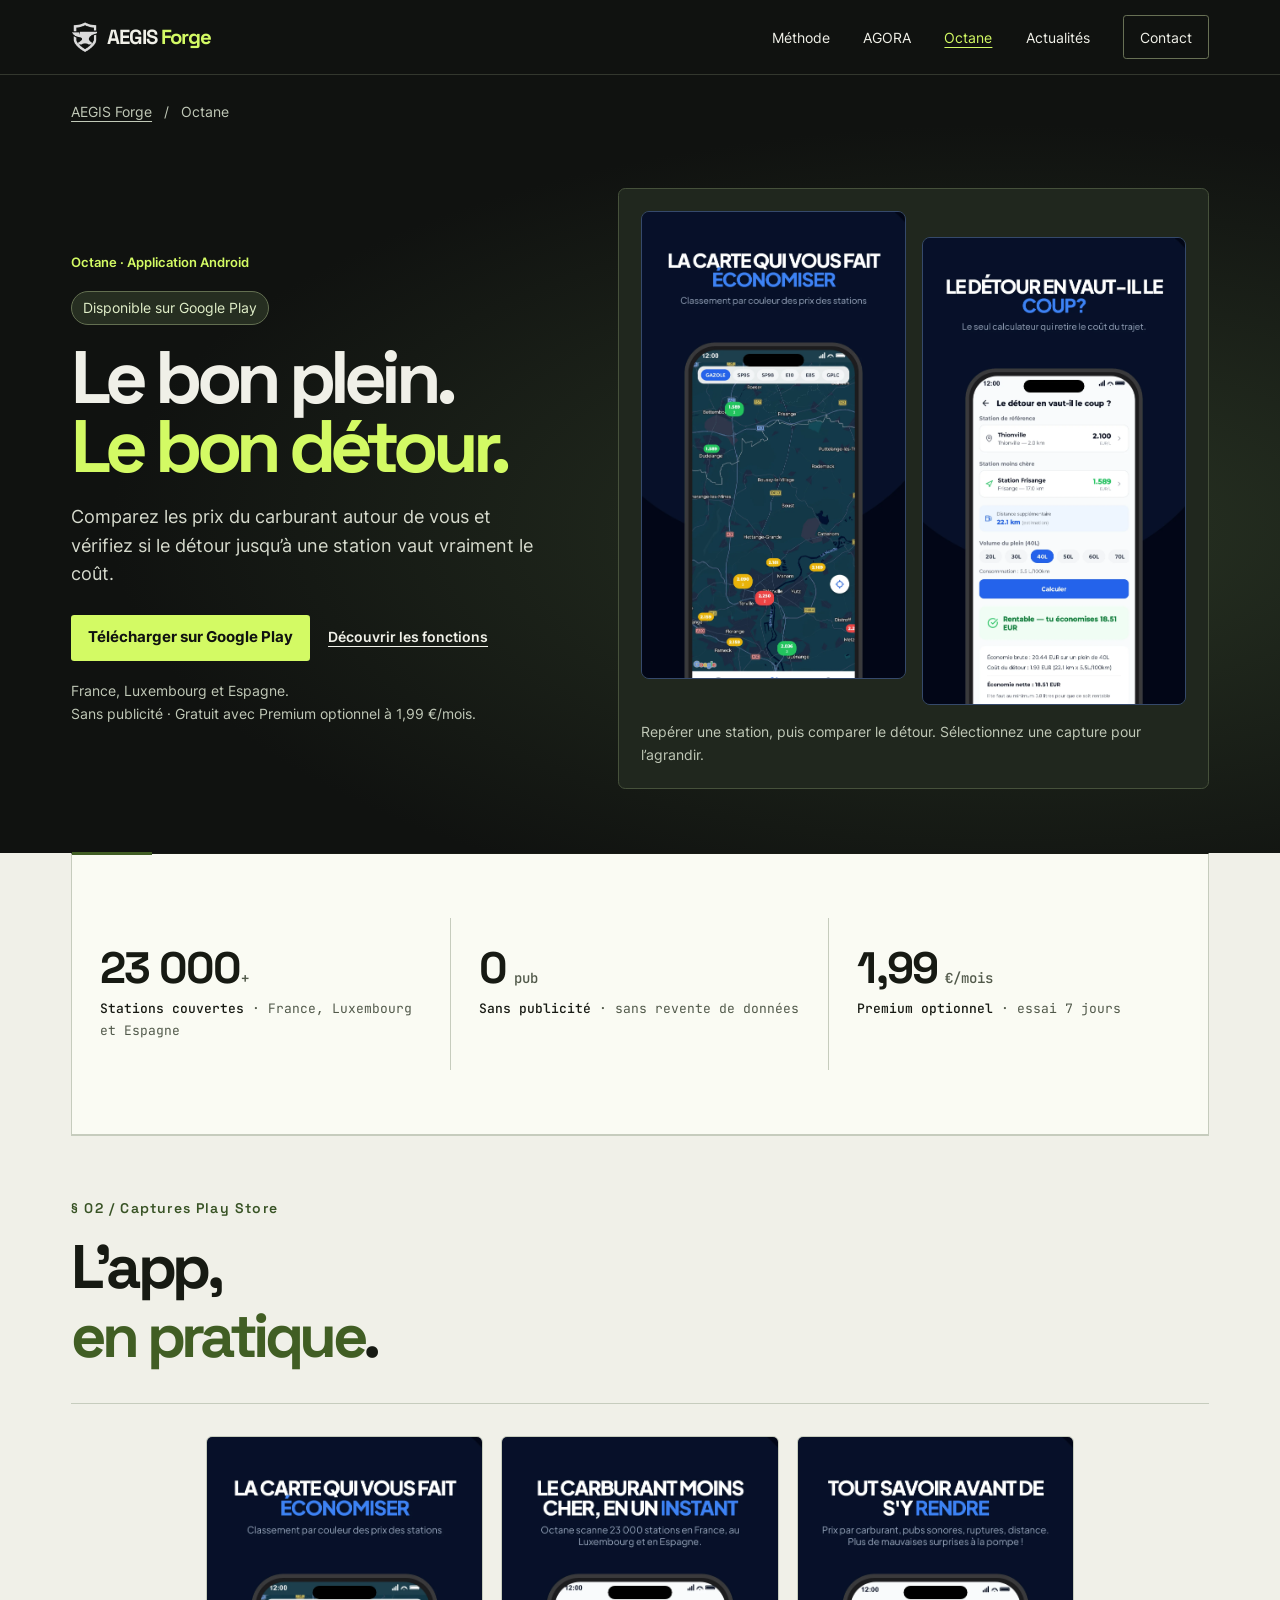
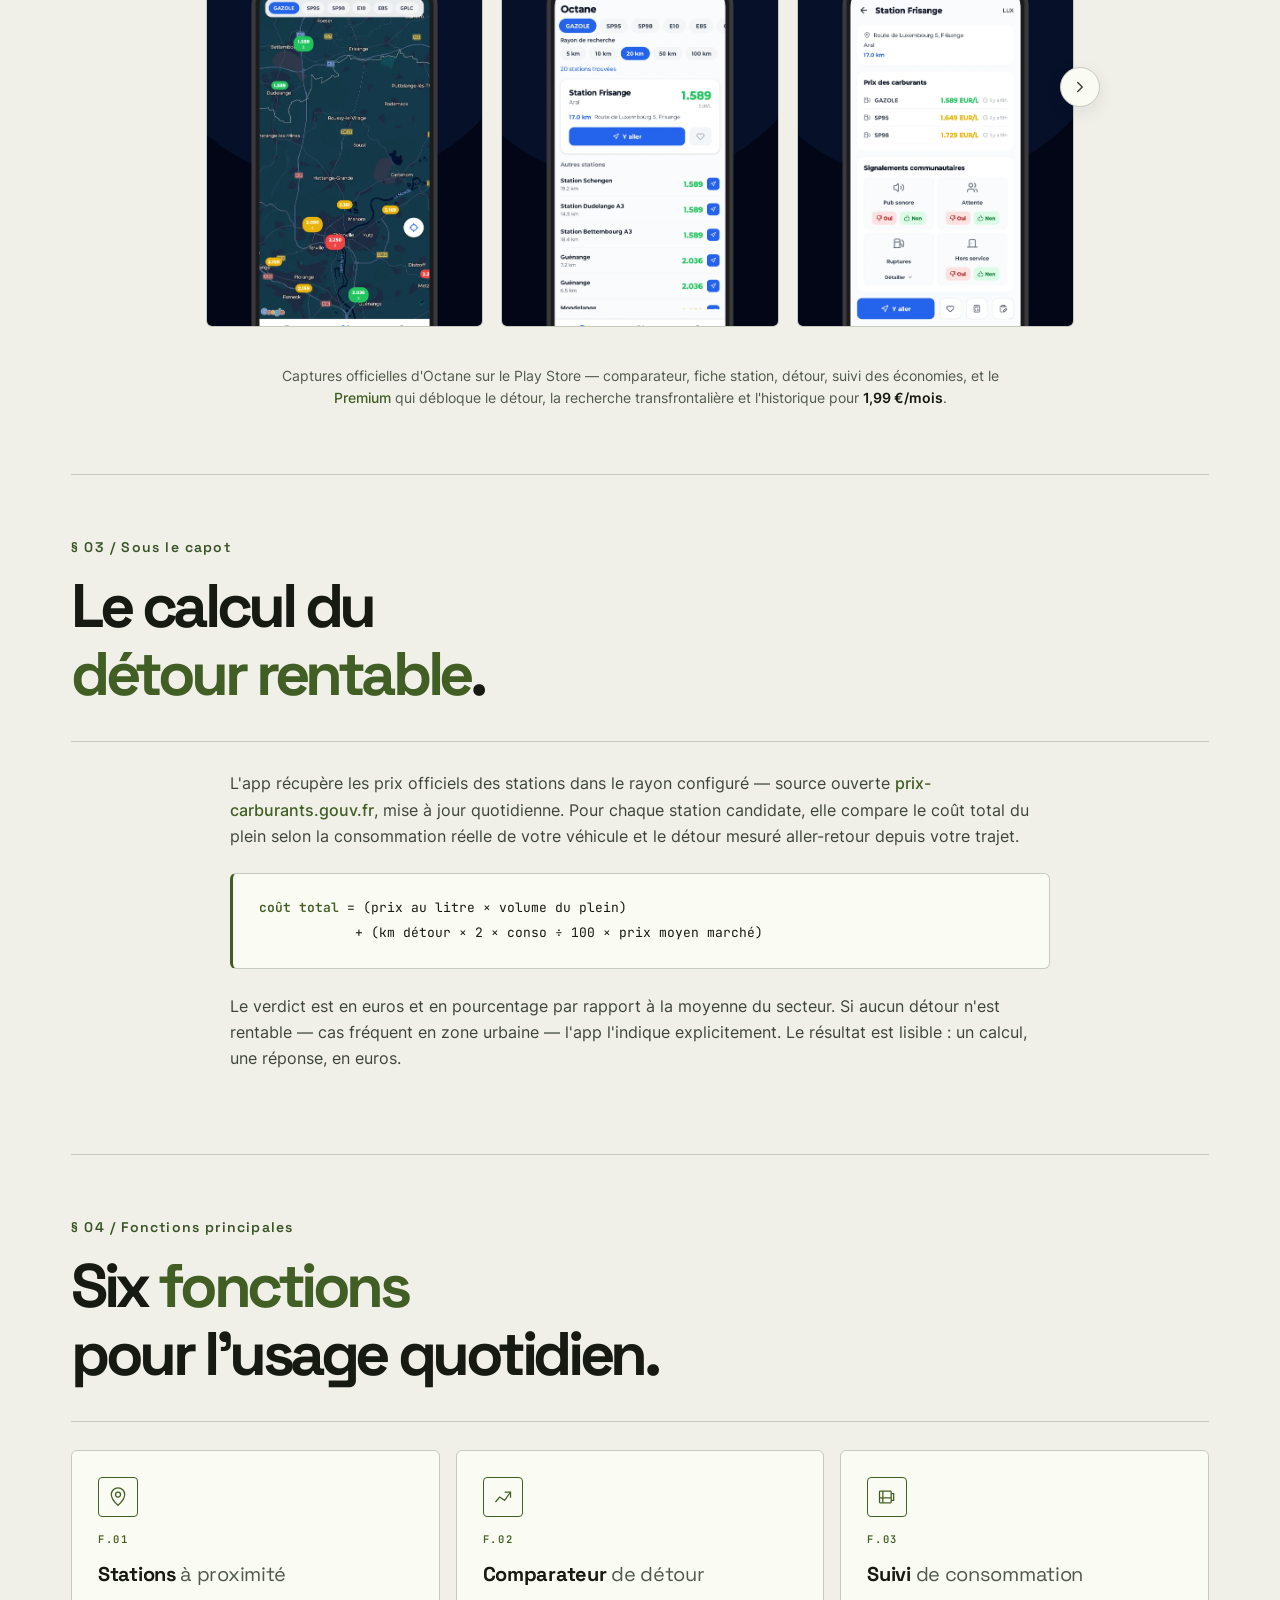
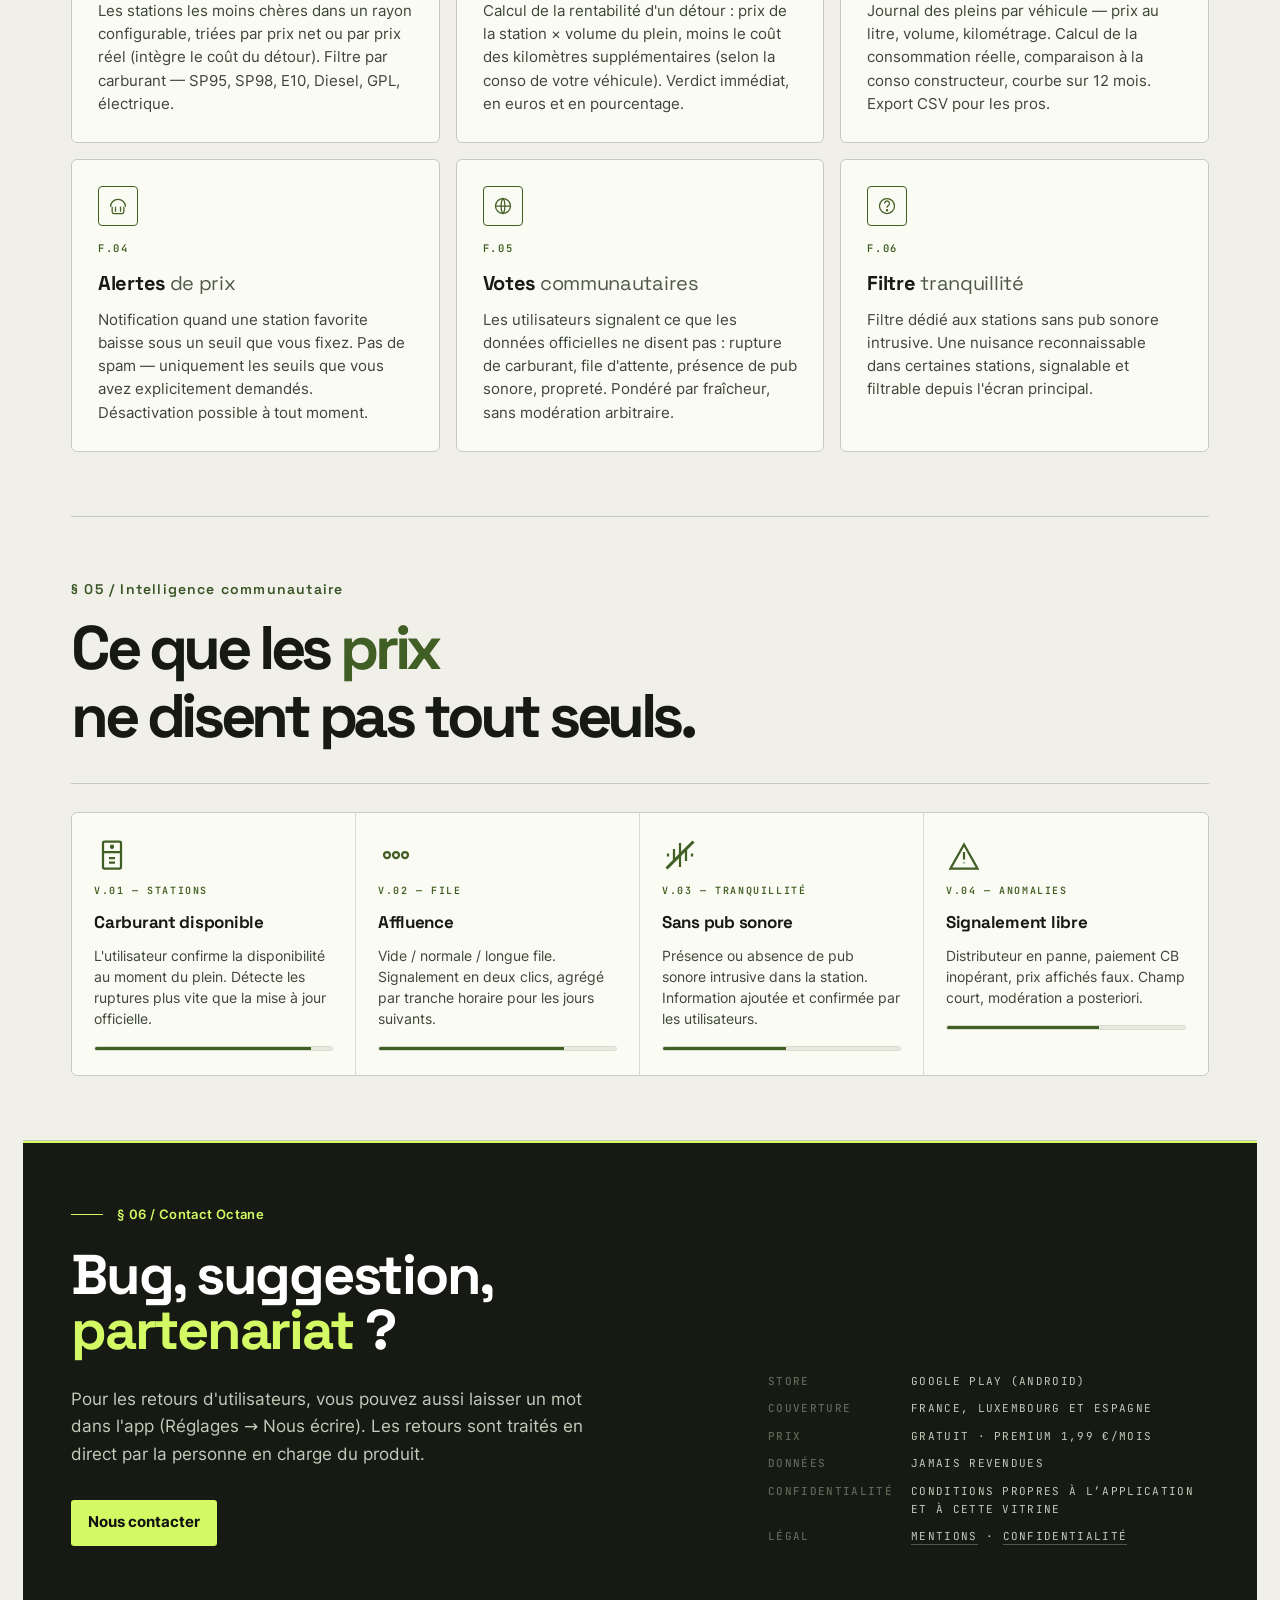
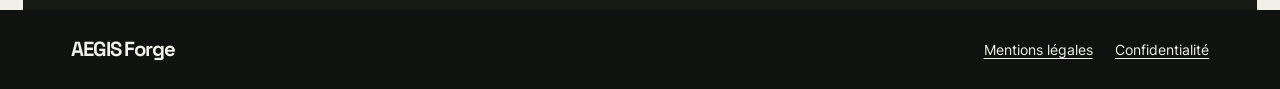
<file: forge-octane.html>
<!DOCTYPE html>
<html lang="fr">
<head>
<meta charset="UTF-8">
<meta name="viewport" content="width=device-width, initial-scale=1.0">
<title>Octane — Comparateur de prix carburant en temps réel</title>

<meta http-equiv="Content-Security-Policy" content="default-src 'self'; script-src 'self' 'sha256-x0MB//lBxkth1iTpwHDQn9INNem1Dw7z24IUdjklmbk=' 'sha256-XrQiNfxfRj/O0nRvB+b0mdx/mzjbuE8+iUEcX4p6C4Q='; style-src 'self' 'unsafe-inline'; font-src 'self'; img-src 'self' data:; connect-src 'self' https://formspree.io; form-action 'self' https://formspree.io; base-uri 'self'; object-src 'none'; upgrade-insecure-requests">
<meta name="referrer" content="strict-origin-when-cross-origin">
<meta name="robots" content="index, follow, max-snippet:-1, max-image-preview:large">
<meta name="description" content="Octane — app utilitaire grand public : comparateur de stations carburant en France, Luxembourg et Espagne. Calcul de détour rentable, suivi conso, alertes prix, votes communautaires.">

<!-- SEO / IA discoverability : Open Graph, Twitter Card et Schema.org MobileApplication.
     URL canonique et og:url sont injectées au build par tools/build-sites.mjs. -->
<meta property="og:type" content="website">
<meta property="og:site_name" content="AEGIS Forge">
<meta property="og:title" content="Octane — comparateur de carburant transfrontalier">
<meta property="og:description" content="App mobile Android pour comparer le prix du carburant en France, Luxembourg et Espagne. Calcul de détour rentable, alertes prix, votes communautaires.">
<meta property="og:image" content="https://aegis-forge.fr/octane-og.png">
<meta property="og:locale" content="fr_FR">

<meta name="twitter:card" content="summary_large_image">
<meta name="twitter:title" content="Octane — comparateur de carburant transfrontalier">
<meta name="twitter:description" content="App mobile Android. Comparateur transfrontalier France, Luxembourg et Espagne, calcul de détour, alertes prix.">
<meta name="twitter:image" content="https://aegis-forge.fr/octane-og.png">

<script type="application/ld+json">
{
  "@context": "https://schema.org",
  "@type": "MobileApplication",
  "name": "Octane",
  "alternateName": "Octane — Prix Carburant",
  "operatingSystem": "Android",
  "applicationCategory": "TravelApplication",
  "applicationSubCategory": "Navigation",
  "description": "App mobile Android pour comparer le prix du carburant en France, Luxembourg et Espagne. Calcul de détour rentable, alertes prix, votes communautaires.",
  "url": "https://aegis-forge.fr/forge-octane.html",
  "downloadUrl": "https://play.google.com/store/apps/details?id=com.pleinmalin.app",
  "image": "https://aegis-forge.fr/octane-og.png",
  "inLanguage": ["fr", "en", "es", "de"],
  "offers": [
    { "@type": "Offer", "price": "0", "priceCurrency": "EUR", "name": "Gratuit" },
    { "@type": "Offer", "price": "1.99", "priceCurrency": "EUR", "name": "Premium mensuel" },
    { "@type": "Offer", "price": "14.99", "priceCurrency": "EUR", "name": "Premium annuel" }
  ],
  "publisher": {
    "@type": "Organization",
    "name": "AEGIS Forge",
    "url": "https://aegis-forge.fr/"
  },
  "featureList": [
    "Comparateur de stations carburant géolocalisées",
    "Recherche transfrontalière France, Luxembourg et Espagne",
    "Calcul de rentabilité du détour en euros",
    "Alertes prix personnalisées",
    "Rappels au rythme des pleins",
    "Votes communautaires sur les nuisances"
  ]
}
</script>

<link rel="stylesheet" href="_shared/fonts.css?v=f6b8a55ffea1">
<link rel="stylesheet" href="_shared/operational.css?v=af11021fd2ce">
<link rel="stylesheet" href="_shared/contact-modal.css?v=d048da4ac8a4">
<script src="_shared/contact-modal.js?v=2c56a9a7f6f6" defer></script>
<link rel="stylesheet" href="_shared/lightbox.css?v=212a4388583c">
<script src="_shared/lightbox.js?v=8662fa380ef3" defer></script>
<link rel="icon" type="image/webp" href="rss/aegis-forge-icon.webp">

<style>
/* ─── Bridge clair → operational tokens (page-local) ─── */
:root {
  --paper:       var(--bg);
  --paper-warm:  var(--surf-2);
  --paper-deep:  var(--surf-2);
  --paper-card:  var(--surf);
  --serif:       var(--display);
  --forge:       var(--sig);
  --forge-soft:  var(--sig-soft);
  --prev:        var(--pri);
  --prev-soft:   var(--pri-soft);
  --warn:        var(--crit);
  --warn-soft:   var(--crit-soft);
  --line-soft:   var(--line-2);
}

/* Helpers couleur (accent emphasis) */
.pri-c { color: var(--pri); }
.prev, .prev-c { color: var(--prev); }
.forge-c, .forge { color: var(--forge); }
.sig-c { color: var(--sig); }

/* ─── Features ─── */
.feat-grid {
  display: grid; grid-template-columns: repeat(3, 1fr); gap: 16px;
}
.feat {
  background: var(--surf);
  border: 1px solid var(--line);
  border-radius: 6px;
  padding: 26px;
  display: flex; flex-direction: column; gap: 14px;
  transition: border-color .2s, transform .2s var(--ease), box-shadow .2s var(--ease);
}
.feat:hover {
  border-color: var(--ink-4);
  transform: translateY(-3px);
  box-shadow: 0 12px 32px rgba(10,22,40,0.08);
}
.feat-ico {
  width: 40px; height: 40px;
  border: 1.5px solid var(--sig);
  border-radius: 4px;
  display: flex; align-items: center; justify-content: center;
  color: var(--sig);
}
.feat-ico svg { width: 20px; height: 20px; }
.feat-id {
  font-family: var(--mono); font-size: 10.5px; letter-spacing: 0.16em;
  color: var(--sig); text-transform: uppercase; font-weight: 600;
}
.feat-h {
  font-family: var(--display); font-weight: 700; font-size: 20px;
  letter-spacing: -0.015em; line-height: 1.2; color: var(--ink);
}
.feat-h em {
  font-style: normal; font-weight: 400; color: var(--ink-3);
}
.feat-b {
  font-family: var(--sans); font-size: 14.5px; line-height: 1.6;
  color: var(--ink-2); flex: 1;
}

/* ─── Votes ─── */
.votes {
  display: grid; grid-template-columns: repeat(4, 1fr);
  background: var(--surf);
  border: 1px solid var(--line);
  border-radius: 6px;
  overflow: hidden;
}
.vote {
  padding: 24px 22px;
  border-right: 1px solid var(--line-2);
  display: flex; flex-direction: column; gap: 10px;
}
.vote:last-child { border-right: none; }
.vote-ico { width: 36px; height: 36px; color: var(--sig); }
.vote-num {
  font-family: var(--mono); font-size: 10px; letter-spacing: 0.16em;
  color: var(--sig); text-transform: uppercase; font-weight: 600;
}
.vote-t {
  font-family: var(--display); font-weight: 700; font-size: 17px;
  letter-spacing: -0.015em; color: var(--ink);
}
.vote-b {
  font-family: var(--sans); font-size: 13.5px; line-height: 1.55;
  color: var(--ink-2);
}
.vote-meter {
  margin-top: 6px;
  height: 5px;
  background: var(--surf-2);
  border: 1px solid var(--line-2);
  border-radius: 100px;
  position: relative;
  overflow: hidden;
}
.vote-meter::after {
  content: ''; position: absolute; top: 0; left: 0; bottom: 0;
  background: var(--sig);
}
.vote.v1 .vote-meter::after { width: 78%; }
.vote.v2 .vote-meter::after { width: 64%; }
.vote.v3 .vote-meter::after { width: 91%; }
.vote.v4 .vote-meter::after { width: 52%; }

/* ─── Captures officielles Play Store ─── */
.octane-screens-wrap {
  max-width: 880px;
  margin-left: auto; margin-right: auto;
  position: relative;
}
.octane-screens {
  display: flex;
  gap: 18px;
  overflow-x: auto;
  scroll-snap-type: x mandatory;
  scroll-padding: 0 6px;
  padding: 4px 6px 16px;
  scrollbar-width: thin;
  scrollbar-color: var(--line) transparent;
  -webkit-overflow-scrolling: touch;
  scroll-behavior: smooth;
}
.octane-screens::-webkit-scrollbar { height: 6px; }
.octane-screens::-webkit-scrollbar-track { background: transparent; }
.octane-screens::-webkit-scrollbar-thumb { background: var(--line); border-radius: 100px; }
.octane-screen {
  flex: 0 0 calc((100% - 36px) / 3);
  scroll-snap-align: start;
  background: var(--surf);
  border: 1px solid var(--line);
  border-radius: 6px;
  overflow: hidden;
  position: relative;
  transition: transform .2s, box-shadow .2s;
}
.octane-screen:hover {
  transform: translateY(-3px);
  box-shadow: 0 12px 28px rgba(10,22,40,0.10);
}
.octane-screen img {
  display: block;
  width: 100%;
  height: auto;
  aspect-ratio: 9/16;
  object-fit: cover;
}
.octane-scroll-btn {
  position: absolute;
  top: 50%;
  transform: translateY(-50%);
  z-index: 3;
  width: 40px; height: 40px;
  border-radius: 50%;
  background: var(--surf);
  border: 1px solid var(--line);
  color: var(--ink-2);
  display: flex; align-items: center; justify-content: center;
  cursor: pointer;
  box-shadow: 0 6px 18px rgba(10,22,40,0.08);
  transition: opacity .18s, background .18s, color .18s, border-color .18s, transform .18s;
  padding: 0;
}
.octane-scroll-btn svg { width: 18px; height: 18px; }
.octane-scroll-btn:hover:not(:disabled) {
  background: var(--sig);
  color: var(--surf);
  border-color: var(--sig);
}
.octane-scroll-btn:disabled {
  opacity: 0;
  pointer-events: none;
}
.octane-scroll-btn.prev { left: -20px; }
.octane-scroll-btn.next { right: -20px; }
.octane-screens-cap {
  margin-top: 22px;
  font-family: var(--sans);
  font-size: 14px;
  line-height: 1.6;
  color: var(--ink-3);
  max-width: 760px;
  text-align: center;
  margin-left: auto; margin-right: auto;
}
.octane-screens-cap em {
  font-style: normal; color: var(--sig); font-weight: 500;
}
.octane-screens-cap strong {
  color: var(--ink); font-weight: 600;
}

/* ─── Mécanique du comparateur ─── */
.octane-mech {
  max-width: 820px;
  margin-left: auto; margin-right: auto;
}
.octane-mech p {
  font-family: var(--sans); font-size: 16px; line-height: 1.65;
  color: var(--ink-2);
  margin-bottom: 18px;
}
.octane-mech p em {
  font-style: normal; color: var(--sig); font-weight: 500;
}
.octane-mech-formula {
  background: var(--surf);
  border: 1px solid var(--line);
  border-left: 3px solid var(--sig);
  border-radius: 6px;
  padding: 22px 26px;
  margin: 24px 0;
  font-family: var(--mono); font-size: 13px; line-height: 1.9;
  color: var(--ink); white-space: pre;
  overflow-x: auto;
}
.octane-mech-formula b {
  color: var(--sig); font-weight: 600;
}

@media (max-width: 920px) {
  .feat-grid { grid-template-columns: 1fr; }
  .votes { grid-template-columns: 1fr 1fr; }
  .vote { border-right: none; border-bottom: 1px solid var(--line-2); }
  .octane-screen { flex: 0 0 calc((100% - 18px) / 2); }
  .octane-mech-formula { font-size: 11.5px; padding: 18px; }
}
@media (max-width: 560px) {
  .octane-screen { flex: 0 0 70%; }
  .octane-scroll-btn { display: none; }
}
</style>
<link rel="stylesheet" href="_shared/product-pages.css?v=c2cb389d1a98">
<link rel="stylesheet" href="_shared/forge-vitrine.css?v=ff34c1564444">
<link rel="canonical" href="https://aegis-forge.fr/forge-octane.html">
<meta property="og:url" content="https://aegis-forge.fr/forge-octane.html">
</head>
<body class="forge-site forge-octane product-page octane-product" data-screen-label="Octane" data-contact-context="octane">

<a class="skip-link" href="#main-content">Aller au contenu principal</a>
<header class="forge-top">
  <div class="frame forge-top-inner">
    <a class="wordmark" href="aegis-forge.html">
      <img src="rss/aegis-forge-icon.webp" alt="" width="27" height="32">
      <span>AEGIS<span class="wordmark-forge"> Forge</span></span>
    </a>
    <nav class="forge-nav" aria-label="Navigation principale">
        <a href="aegis-forge.html#methode">Méthode</a>
        <a href="aegis-agora.html">AGORA</a>
        <a href="forge-octane.html" aria-current="page">Octane</a>
        <a href="actualites.html">Actualités</a>
        <a class="forge-nav-contact" href="#contact">Contact</a>
    </nav>
  </div>
</header>

<div class="shell">

  <!-- NAV -->
<main id="main-content">

  <div class="forge-product-intro">
  <!-- BREADCRUMB -->
  <nav class="product-breadcrumb" aria-label="Fil d’Ariane">
    <a href="aegis-forge.html">AEGIS Forge</a>
    <span aria-hidden="true">/</span>
    <span aria-current="page">Octane</span>
  </nav>

  <!-- HERO -->
  <section class="product-hero" aria-labelledby="octane-heading">
    <div><p class="product-eyebrow">Octane · Application Android</p><span class="product-badge">Disponible sur Google Play</span><h1 id="octane-heading">Le bon plein.<br><span>Le bon détour.</span></h1><p class="product-lede">Comparez les prix du carburant autour de vous et vérifiez si le détour jusqu’à une station vaut vraiment le coût.</p><div class="product-actions"><a href="https://play.google.com/store/apps/details?id=com.pleinmalin.app&amp;hl=fr" class="btn btn-ink" target="_blank" rel="noopener noreferrer">Télécharger sur Google Play</a><a href="#fonctions" class="product-link">Découvrir les fonctions <span aria-hidden="true">↓</span></a></div><p class="product-note">France, Luxembourg et Espagne.<br>Sans publicité · Gratuit avec Premium optionnel à 1,99 €/mois.</p></div>
    <figure class="octane-hero-visual"><img src="rss/octane-store-map.webp" alt="Octane : les stations et leurs prix sur la carte" width="1242" height="2208" fetchpriority="high" decoding="async" data-lightbox><img src="rss/octane-store-detour.webp" alt="Octane : la comparaison du coût d’un détour" width="1242" height="2208" decoding="async" data-lightbox><figcaption>Repérer une station, puis comparer le détour. Sélectionnez une capture pour l’agrandir.</figcaption></figure>
  </section>
  </div>

  <!-- KPI -->
  <section class="kpi rv">
    <div class="kpi-cell">
      <div class="kpi-num">23 000<span>+</span></div>
      <div class="kpi-lbl"><b>Stations couvertes</b> · France, Luxembourg et Espagne</div>
    </div>
    <div class="kpi-cell">
      <div class="kpi-num">0<span> pub</span></div>
      <div class="kpi-lbl"><b>Sans publicité</b> · sans revente de données</div>
    </div>
    <div class="kpi-cell">
      <div class="kpi-num">1,99<span> €/mois</span></div>
      <div class="kpi-lbl"><b>Premium optionnel</b> · essai 7 jours</div>
    </div>
  </section>

  <!-- CAPTURES PLAY STORE -->
  <section style="padding: 96px 0 120px; border-top: 1px solid var(--line)" data-screen-label="02 Captures">
    <div class="section-head rv">
      <div class="section-num">§ 02 / Captures Play Store</div>
      <h2 class="section-title">L'app,<br><span class="sig-c">en pratique</span>.</h2>
      <div class="section-meta">SIX ÉCRANS<br>VERSION EN LIGNE</div>
    </div>

    <div class="octane-screens-wrap rv">
      <button type="button" class="octane-scroll-btn prev" aria-label="Faire défiler vers la gauche" data-dir="-1">
        <svg viewBox="0 0 24 24" fill="none" stroke="currentColor" stroke-width="2" stroke-linecap="round" stroke-linejoin="round" aria-hidden="true"><polyline points="15 18 9 12 15 6"/></svg>
      </button>
      <div class="octane-screens" role="list" aria-label="Captures officielles d'Octane sur le Play Store">
        <div class="octane-screen" role="listitem">
          <img src="rss/octane-store-map.webp" alt="Octane — la carte qui vous fait économiser, classement par couleur des prix des stations" width="1242" height="2208" loading="lazy" data-lightbox>
        </div>
        <div class="octane-screen" role="listitem">
          <img src="rss/octane-store-search.webp" alt="Octane — recherche par carburant et rayon, stations triées par prix" width="1242" height="2208" loading="lazy" data-lightbox>
        </div>
        <div class="octane-screen" role="listitem">
          <img src="rss/octane-store-station.webp" alt="Octane — fiche station avec prix carburants et signalements communautaires" width="1242" height="2208" loading="lazy" data-lightbox>
        </div>
        <div class="octane-screen" role="listitem">
          <img src="rss/octane-store-detour.webp" alt="Octane — calculateur de rentabilité du détour, station de référence vs. moins chère" width="1242" height="2208" loading="lazy" data-lightbox>
        </div>
        <div class="octane-screen" role="listitem">
          <img src="rss/octane-store-economies.webp" alt="Octane — historique des pleins et suivi des économies par véhicule" width="1242" height="2208" loading="lazy" data-lightbox>
        </div>
        <div class="octane-screen" role="listitem">
          <img src="rss/octane-store-premium.webp" alt="Octane Premium — fonctions débloquées : calculateur de détour, recherche transfrontalière, historique, alertes prix, export" width="1242" height="2208" loading="lazy" data-lightbox>
        </div>
      </div>
      <button type="button" class="octane-scroll-btn next" aria-label="Faire défiler vers la droite" data-dir="1">
        <svg viewBox="0 0 24 24" fill="none" stroke="currentColor" stroke-width="2" stroke-linecap="round" stroke-linejoin="round" aria-hidden="true"><polyline points="9 18 15 12 9 6"/></svg>
      </button>
    </div>
    <p class="octane-screens-cap rv">Captures officielles d'Octane sur le Play Store — comparateur, fiche station, détour, suivi des économies, et le <em>Premium</em> qui débloque le détour, la recherche transfrontalière et l'historique pour <strong>1,99&nbsp;€/mois</strong>.</p>
  </section>

  <!-- MÉCANIQUE -->
  <section style="padding: 96px 0 120px; border-top: 1px solid var(--line)" data-screen-label="03 Mécanique">
    <div class="section-head rv">
      <div class="section-num">§ 03 / Sous le capot</div>
      <h2 class="section-title">Le calcul du<br><span class="sig-c">détour rentable</span>.</h2>
      <div class="section-meta">SOURCE OFFICIELLE<br>FORMULE EXPLICITE</div>
    </div>

    <div class="octane-mech rv">
      <p>L'app récupère les prix officiels des stations dans le rayon configuré — source ouverte <em>prix-carburants.gouv.fr</em>, mise à jour quotidienne. Pour chaque station candidate, elle compare le coût total du plein selon la consommation réelle de votre véhicule et le détour mesuré aller-retour depuis votre trajet.</p>

      <div class="octane-mech-formula"><b>coût total</b> = (prix au litre × volume du plein)
            + (km détour × 2 × conso ÷ 100 × prix moyen marché)</div>

      <p>Le verdict est en euros et en pourcentage par rapport à la moyenne du secteur. Si aucun détour n'est rentable — cas fréquent en zone urbaine — l'app l'indique explicitement. Le résultat est lisible : un calcul, une réponse, en euros.</p>
    </div>
  </section>

  <!-- FONCTIONS -->
  <section id="fonctions" style="padding: 96px 0 120px; border-top: 1px solid var(--line)" data-screen-label="04 Fonctions">
    <div class="section-head rv">
      <div class="section-num">§ 04 / Fonctions principales</div>
      <h2 class="section-title">Six <span class="sig-c">fonctions</span><br>pour l'usage quotidien.</h2>
      <div class="section-meta">F.01 → F.06<br>GRATUIT + PREMIUM</div>
    </div>

    <div class="feat-grid rv">
      <article class="feat">
        <div class="feat-ico">
          <svg viewBox="0 0 24 24" fill="none" stroke="currentColor" stroke-width="1.5">
            <path d="M12 22s8-7 8-13a8 8 0 0 0 -16 0c0 6 8 13 8 13z"/>
            <circle cx="12" cy="9" r="3"/>
          </svg>
        </div>
        <div class="feat-id">F.01</div>
        <h3 class="feat-h">Stations <em>à proximité</em></h3>
        <p class="feat-b">Les stations les moins chères dans un rayon configurable, triées par prix net ou par prix réel (intègre le coût du détour). Filtre par carburant — SP95, SP98, E10, Diesel, GPL, électrique.</p>
      </article>
      <article class="feat">
        <div class="feat-ico">
          <svg viewBox="0 0 24 24" fill="none" stroke="currentColor" stroke-width="1.5">
            <path d="M3 18 L8 12 L14 16 L21 6"/>
            <path d="M14 6h7v7"/>
          </svg>
        </div>
        <div class="feat-id">F.02</div>
        <h3 class="feat-h">Comparateur <em>de détour</em></h3>
        <p class="feat-b">Calcul de la rentabilité d'un détour&nbsp;: prix de la station × volume du plein, moins le coût des kilomètres supplémentaires (selon la conso de votre véhicule). Verdict immédiat, en euros et en pourcentage.</p>
      </article>
      <article class="feat">
        <div class="feat-ico">
          <svg viewBox="0 0 24 24" fill="none" stroke="currentColor" stroke-width="1.5">
            <rect x="3" y="5" width="14" height="14" rx="1"/>
            <path d="M17 8 h3 v8 h-3"/>
            <path d="M3 13h14 M7 5v14"/>
          </svg>
        </div>
        <div class="feat-id">F.03</div>
        <h3 class="feat-h">Suivi <em>de consommation</em></h3>
        <p class="feat-b">Journal des pleins par véhicule — prix au litre, volume, kilométrage. Calcul de la consommation réelle, comparaison à la conso constructeur, courbe sur 12 mois. Export CSV pour les pros.</p>
      </article>
      <article class="feat">
        <div class="feat-ico">
          <svg viewBox="0 0 24 24" fill="none" stroke="currentColor" stroke-width="1.5">
            <path d="M3 13 c 0 -5 4 -9 9 -9 s 9 4 9 9"/>
            <path d="M5 13 v6 a2 2 0 0 0 2 2 h10 a2 2 0 0 0 2 -2 v-6"/>
            <path d="M9 13 v6 M15 13 v6"/>
          </svg>
        </div>
        <div class="feat-id">F.04</div>
        <h3 class="feat-h">Alertes <em>de prix</em></h3>
        <p class="feat-b">Notification quand une station favorite baisse sous un seuil que vous fixez. Pas de spam — uniquement les seuils que vous avez explicitement demandés. Désactivation possible à tout moment.</p>
      </article>
      <article class="feat">
        <div class="feat-ico">
          <svg viewBox="0 0 24 24" fill="none" stroke="currentColor" stroke-width="1.5">
            <path d="M3 12 a9 9 0 0 1 18 0 a9 9 0 0 1 -18 0z"/>
            <path d="M3 12 h18 M12 3 c3 3 3 15 0 18 c-3 -3 -3 -15 0 -18z"/>
          </svg>
        </div>
        <div class="feat-id">F.05</div>
        <h3 class="feat-h">Votes <em>communautaires</em></h3>
        <p class="feat-b">Les utilisateurs signalent ce que les données officielles ne disent pas&nbsp;: rupture de carburant, file d'attente, présence de pub sonore, propreté. Pondéré par fraîcheur, sans modération arbitraire.</p>
      </article>
      <article class="feat">
        <div class="feat-ico">
          <svg viewBox="0 0 24 24" fill="none" stroke="currentColor" stroke-width="1.5">
            <circle cx="12" cy="12" r="9"/>
            <path d="M9 9 a3 3 0 1 1 4.5 2.6 c -1 0.5 -1.5 1.4 -1.5 2.4"/>
            <circle cx="12" cy="17" r="0.7" fill="currentColor"/>
          </svg>
        </div>
        <div class="feat-id">F.06</div>
        <h3 class="feat-h">Filtre <em>tranquillité</em></h3>
        <p class="feat-b">Filtre dédié aux stations <em>sans pub sonore intrusive</em>. Une nuisance reconnaissable dans certaines stations, signalable et filtrable depuis l'écran principal.</p>
      </article>
    </div>
  </section>

  <!-- VOTES -->
  <section style="padding: 96px 0 120px; border-top: 1px solid var(--line)" data-screen-label="05 Votes">
    <div class="section-head rv">
      <div class="section-num">§ 05 / Intelligence communautaire</div>
      <h2 class="section-title">Ce que les <span class="sig-c">prix</span><br>ne disent pas tout seuls.</h2>
      <div class="section-meta">V.01 → V.04<br>SIGNALEMENTS LIVE</div>
    </div>

    <div class="votes rv">
      <div class="vote v3">
        <svg class="vote-ico" viewBox="0 0 24 24" fill="none" stroke="currentColor" stroke-width="1.5">
          <rect x="6" y="3" width="12" height="18" rx="1"/>
          <path d="M6 10h12 M10 14h4 M10 17h4"/>
          <circle cx="12" cy="6.5" r="0.7" fill="currentColor"/>
        </svg>
        <div class="vote-num">V.01 — Stations</div>
        <div class="vote-t">Carburant disponible</div>
        <div class="vote-b">L'utilisateur confirme la disponibilité au moment du plein. Détecte les ruptures plus vite que la mise à jour officielle.</div>
        <div class="vote-meter"></div>
      </div>
      <div class="vote v1">
        <svg class="vote-ico" viewBox="0 0 24 24" fill="none" stroke="currentColor" stroke-width="1.5">
          <circle cx="6" cy="12" r="2"/>
          <circle cx="12" cy="12" r="2"/>
          <circle cx="18" cy="12" r="2"/>
        </svg>
        <div class="vote-num">V.02 — File</div>
        <div class="vote-t">Affluence</div>
        <div class="vote-b">Vide / normale / longue file. Signalement en deux clics, agrégé par tranche horaire pour les jours suivants.</div>
        <div class="vote-meter"></div>
      </div>
      <div class="vote v4">
        <svg class="vote-ico" viewBox="0 0 24 24" fill="none" stroke="currentColor" stroke-width="1.5">
          <path d="M12 4 v16 M8 8 v8 M16 8 v8 M4 11 v2 M20 11 v2"/>
          <path d="M3 21 l18 -18" stroke-width="2"/>
        </svg>
        <div class="vote-num">V.03 — Tranquillité</div>
        <div class="vote-t">Sans pub sonore</div>
        <div class="vote-b">Présence ou absence de pub sonore intrusive dans la station. Information ajoutée et confirmée par les utilisateurs.</div>
        <div class="vote-meter"></div>
      </div>
      <div class="vote v2">
        <svg class="vote-ico" viewBox="0 0 24 24" fill="none" stroke="currentColor" stroke-width="1.5">
          <path d="M3 21 l9 -16 l9 16 z"/>
          <path d="M12 10 v5 M12 17 v0.5"/>
        </svg>
        <div class="vote-num">V.04 — Anomalies</div>
        <div class="vote-t">Signalement libre</div>
        <div class="vote-b">Distributeur en panne, paiement CB inopérant, prix affichés faux. Champ court, modération a posteriori.</div>
        <div class="vote-meter"></div>
      </div>
    </div>
  </section>

  <!-- CONTACT -->
  <section class="contact" id="contact" data-screen-label="06 Contact">
    <div class="contact-inner">
      <div class="contact-grid">
        <div class="rv">
          <div class="contact-pre">§ 06 / Contact Octane</div>
          <h2>Bug, suggestion,<br><em>partenariat</em>&nbsp;?</h2>
          <p class="contact-lede">Pour les retours d'utilisateurs, vous pouvez aussi laisser un mot dans l'app (Réglages → Nous écrire). Les retours sont traités en direct par la personne en charge du produit.</p>
          <div class="contact-actions">
            <a href="mailto:contact@aegis-forge.fr" class="contact-mail js-aegis-contact">Nous contacter</a>
          </div>
        </div>
        <div class="contact-meta rv d1">
          <b>Store</b><span>Google Play (Android)</span>
          <b>Couverture</b><span>France, Luxembourg et Espagne</span>
          <b>Prix</b><span>Gratuit · Premium 1,99 €/mois</span>
          <b>Données</b><span>Jamais revendues</span>
          <b>Confidentialité</b><span>Conditions propres à l’application et à cette vitrine</span>
          <b>Légal</b><span><a href="mentions.html">Mentions</a> · <a href="mentions.html#confidentialite">Confidentialité</a></span>
        </div>
      </div>
    </div>
  </section>

  </main>
</div>

<!-- FOOT -->
<script>
(function(){
  // Carrousel des captures
  document.querySelectorAll('.octane-screens-wrap').forEach(function(wrap){
    var track = wrap.querySelector('.octane-screens');
    var prev = wrap.querySelector('.octane-scroll-btn.prev');
    var next = wrap.querySelector('.octane-scroll-btn.next');
    if (!track || !prev || !next) return;
    function step(){
      var card = track.querySelector('.octane-screen');
      if (!card) return 300;
      var gap = parseInt(getComputedStyle(track).gap, 10) || 18;
      return card.getBoundingClientRect().width + gap;
    }
    function update(){
      prev.disabled = track.scrollLeft <= 1;
      next.disabled = track.scrollLeft >= track.scrollWidth - track.clientWidth - 1;
    }
    prev.addEventListener('click', function(){ track.scrollBy({ left: -step(), behavior: window.matchMedia('(prefers-reduced-motion: reduce)').matches ? 'auto' : 'smooth' }); });
    next.addEventListener('click', function(){ track.scrollBy({ left: step(), behavior: window.matchMedia('(prefers-reduced-motion: reduce)').matches ? 'auto' : 'smooth' }); });
    track.addEventListener('scroll', update, { passive: true });
    window.addEventListener('resize', update);
    update();
  });

  // Reveal anim
  if ('IntersectionObserver' in window){
    var io = new IntersectionObserver(function(entries){
      entries.forEach(function(e){
        if (e.isIntersecting){ e.target.classList.add('in'); io.unobserve(e.target); }
      });
    }, { threshold: 0.15, rootMargin: '0px 0px -40px 0px' });
    document.querySelectorAll('.rv').forEach(function(el){ io.observe(el); });
  } else {
    document.querySelectorAll('.rv').forEach(function(el){ el.classList.add('in'); });
  }

  // Smooth scroll
  document.querySelectorAll('a[href^="#"]').forEach(function(a){
    a.addEventListener('click', function(e){
      var href = a.getAttribute('href');
      if (href.length < 2) return;
      var target = document.querySelector(href);
      if (!target) return;
      e.preventDefault();
      window.scrollTo({ top: target.offsetTop - 24, behavior: window.matchMedia('(prefers-reduced-motion: reduce)').matches ? 'auto' : 'smooth' });
    });
  });
})();
</script>

<footer class="forge-footer">
  <div class="frame forge-footer-inner">
    <a class="wordmark" href="aegis-forge.html">AEGIS Forge</a>
    <nav aria-label="Informations légales">
      <a href="mentions.html">Mentions légales</a>
      <a href="mentions.html#confidentialite">Confidentialité</a>
    </nav>
  </div>
</footer>
</body>
</html>
</file>
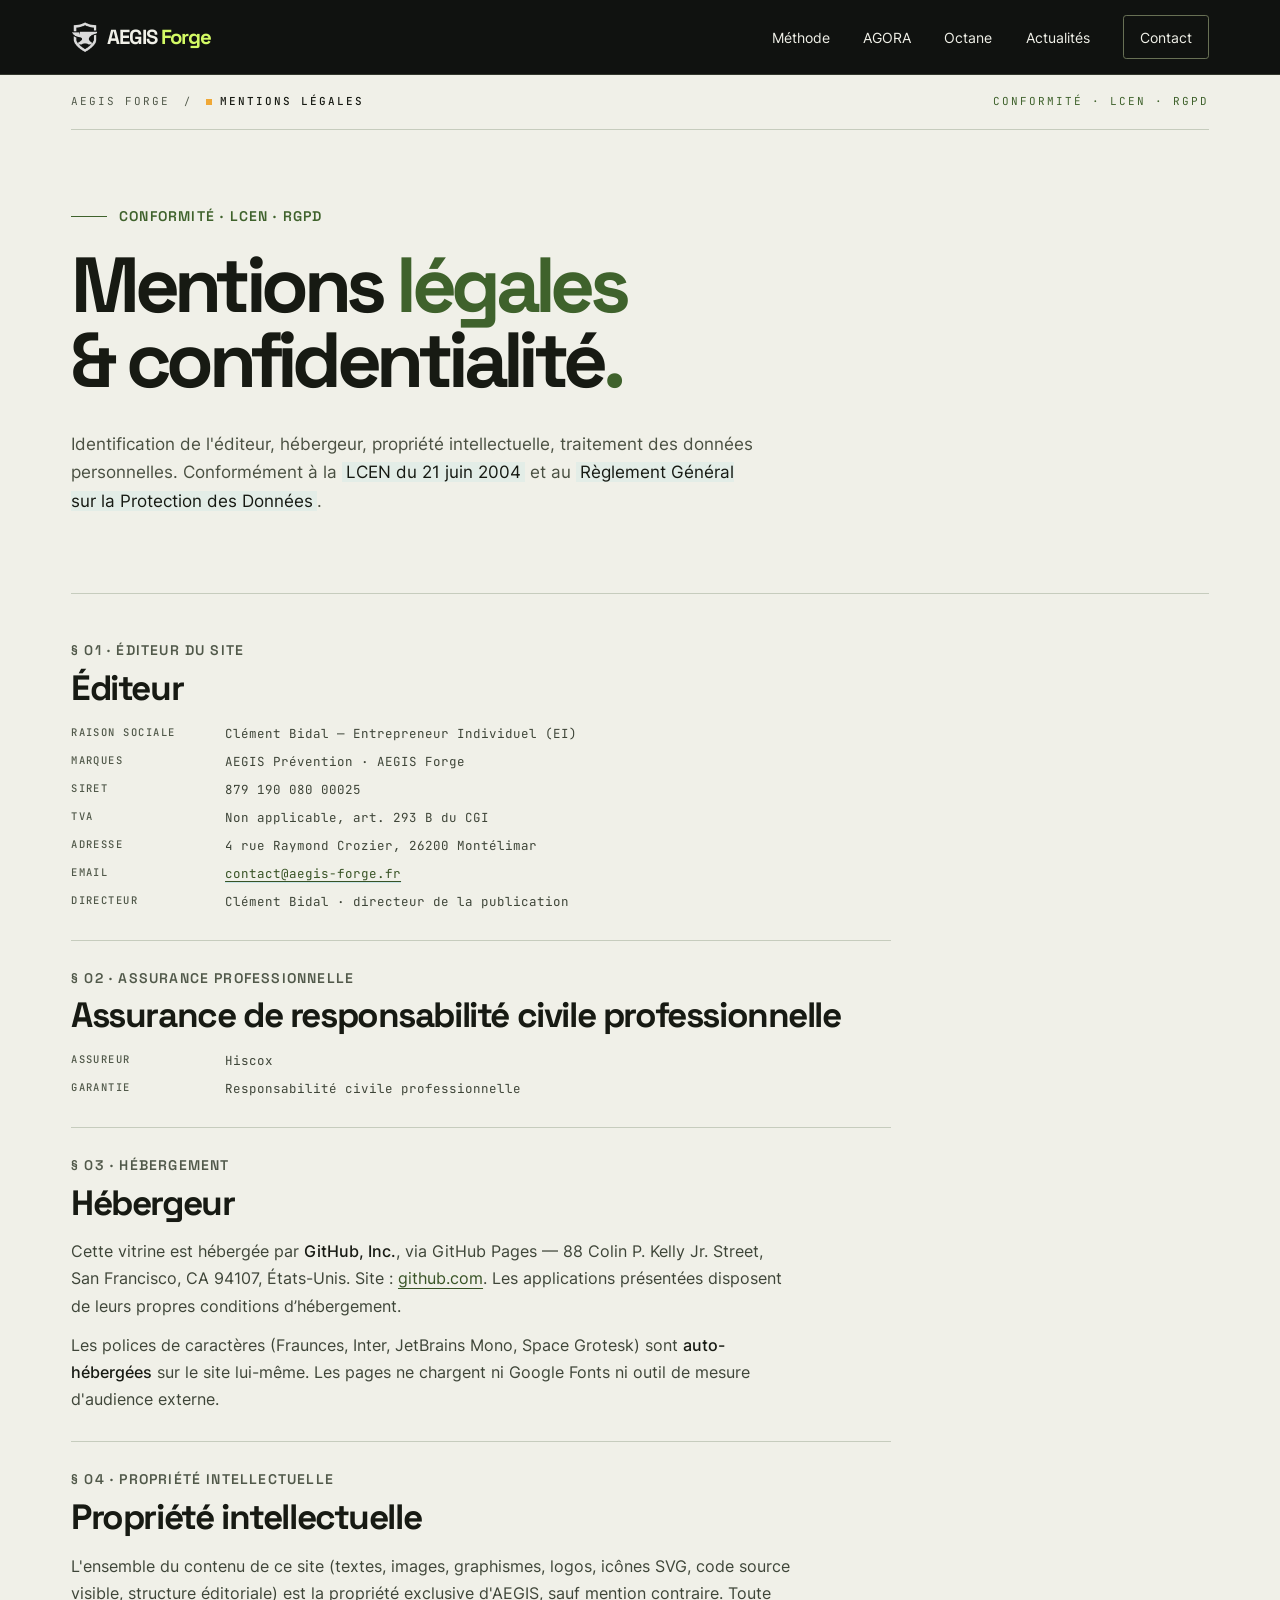
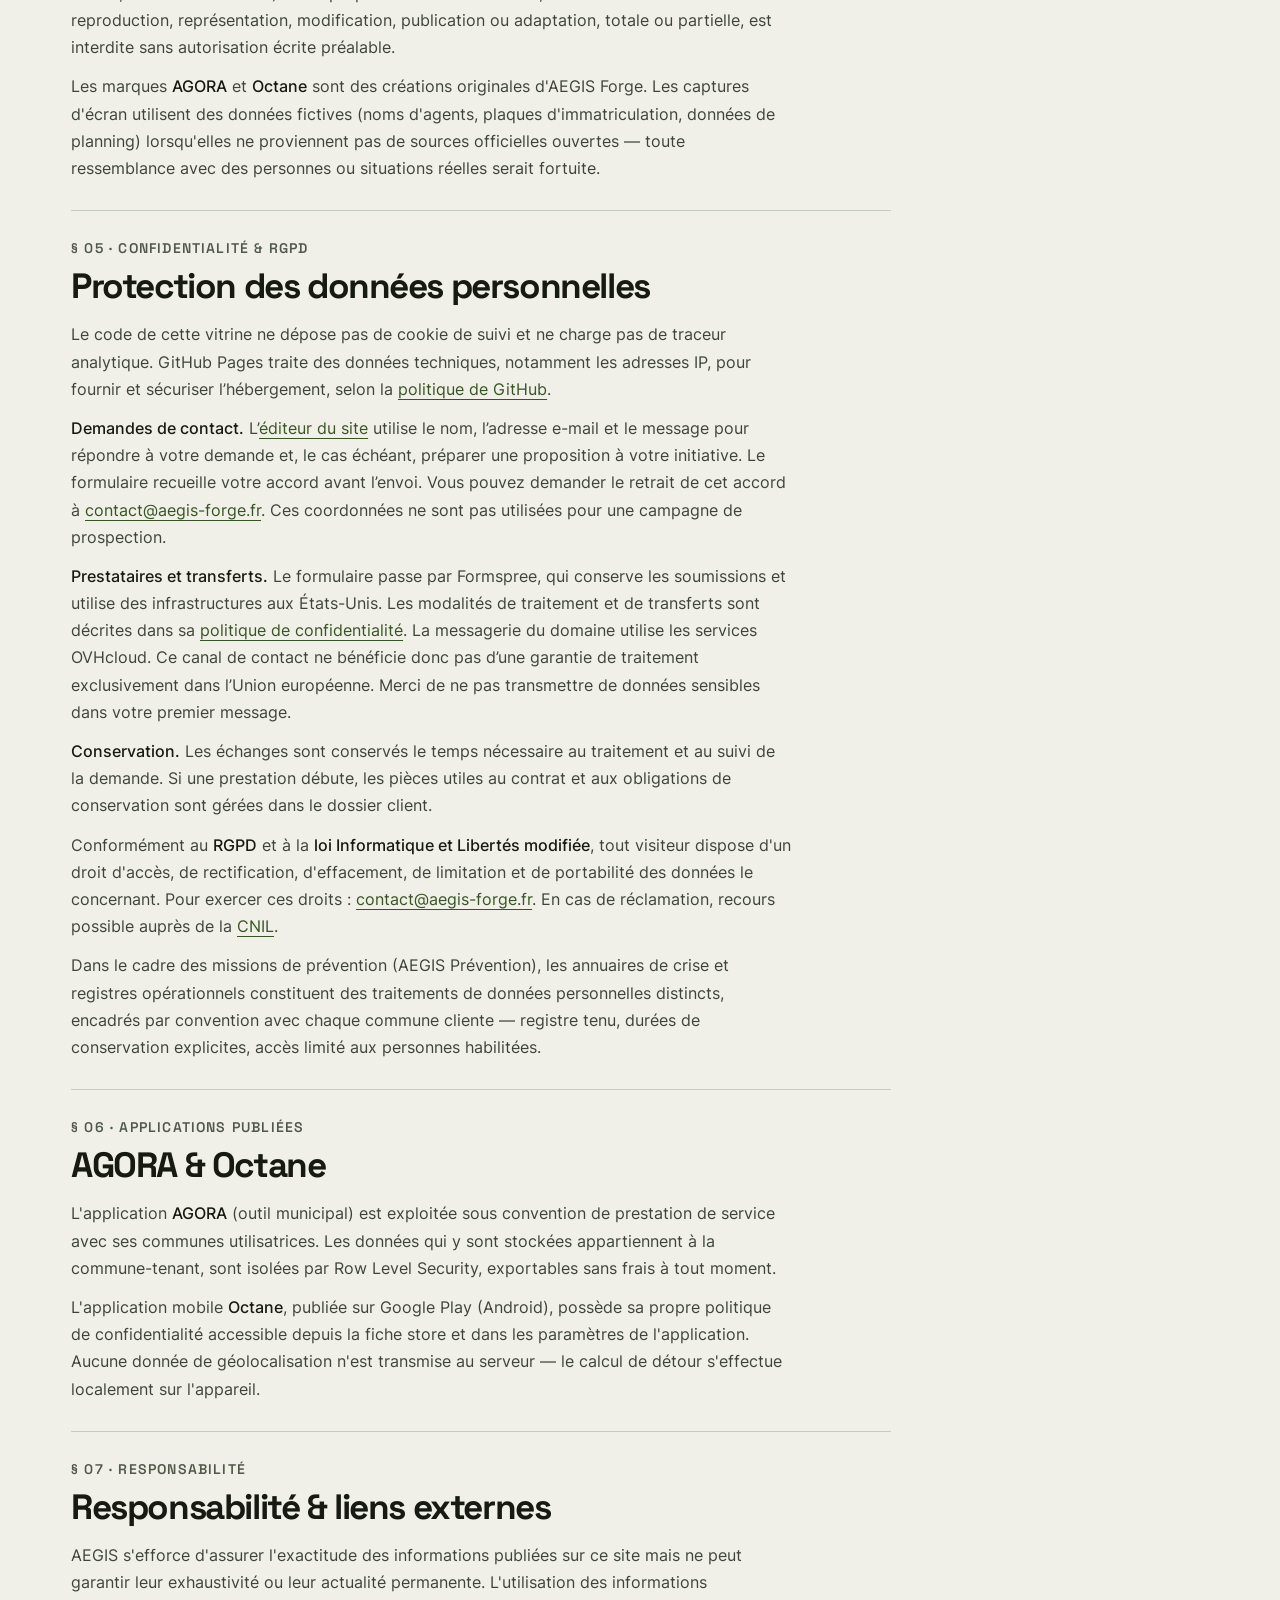
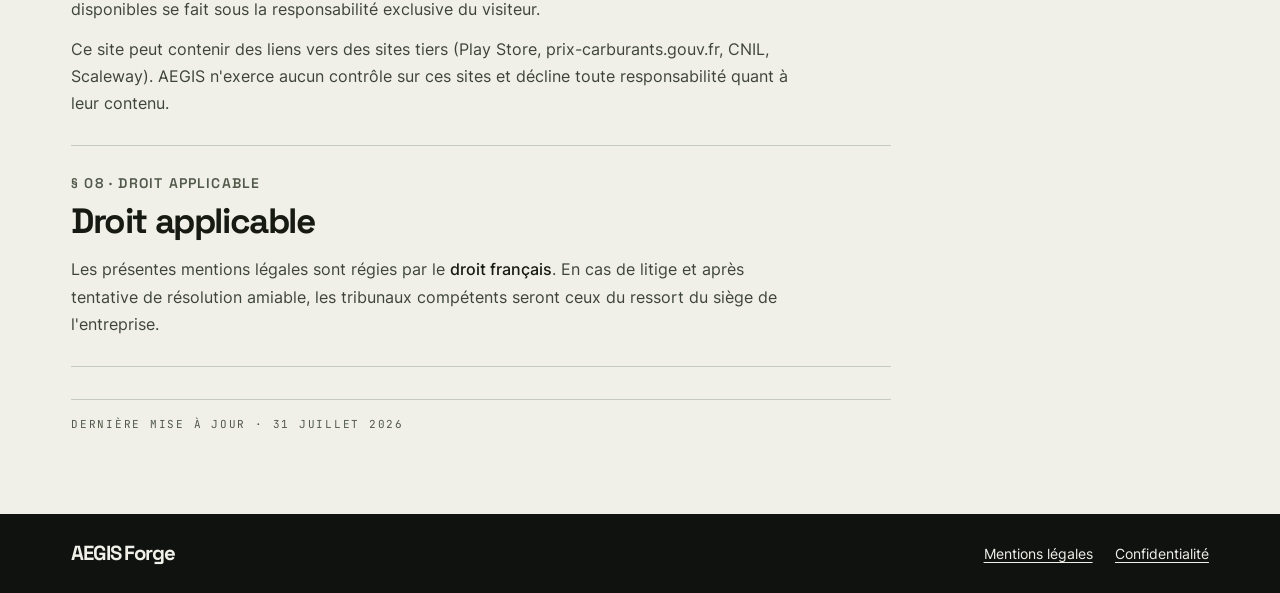
<file: mentions.html>
<!DOCTYPE html>
<html lang="fr">
<head>
<meta charset="UTF-8">
<meta name="viewport" content="width=device-width, initial-scale=1.0">

<meta http-equiv="Content-Security-Policy" content="default-src 'self'; script-src 'self' ; style-src 'self' 'unsafe-inline'; font-src 'self'; img-src 'self' data:; connect-src 'self'; form-action 'self'; base-uri 'self'; object-src 'none'; upgrade-insecure-requests">
<meta name="referrer" content="strict-origin-when-cross-origin">
<meta name="robots" content="noindex, follow">

<title>Mentions légales &amp; confidentialité — AEGIS</title>
<meta name="description" content="Mentions légales, hébergement, propriété intellectuelle et politique de confidentialité du site AEGIS — Prévention &amp; Forge.">
<meta property="og:title" content="Mentions légales — AEGIS">
<meta property="og:type" content="website">

<link rel="stylesheet" href="_shared/fonts.css?v=f6b8a55ffea1">
<link rel="stylesheet" href="_shared/blueprint.css?v=2d479197b10a">
<link rel="icon" type="image/webp" href="rss/aegis-forge-icon.webp">

<style>
.skip-link{position:fixed;top:12px;left:12px;z-index:10000;padding:10px 14px;background:var(--ink,#08101c);color:#fff;font:600 12px/1 var(--mono);letter-spacing:.04em;transform:translateY(-160%);transition:transform .15s}
.skip-link:focus{transform:translateY(0)}
.legal{padding: 56px 0 80px;max-width: 820px}
.legal-section{padding: 28px 0;border-bottom: 1px dashed var(--line)}
.legal-section:last-child{border-bottom: none}
.legal-section[id]{scroll-margin-top: 24px}
.legal h2{font-family: var(--sans);font-weight: 500;font-size: 24px;letter-spacing: -0.015em;color: var(--ink);margin-bottom: 16px}
.legal h2::before{content:'§ ';color: var(--cyan);font-family: var(--mono);font-size: 14px;letter-spacing: 0.16em;font-weight: 400;margin-right: 2px}
.legal p{font-family: var(--sans);font-size: 15px;line-height: 1.7;color: var(--ink-soft);margin-bottom: 12px;max-width: 720px}
.legal p:last-child{margin-bottom: 0}
.legal p strong{color: var(--ink);font-weight: 500}
.legal a{color: var(--cyan);border-bottom: 1px solid rgba(105,200,224,0.3);transition: border-color .15s}
.legal a:hover{border-bottom-color: var(--cyan)}
.legal-id{font-family: var(--mono);font-size: 10.5px;letter-spacing: 0.2em;color: var(--ink-faint);text-transform: uppercase;margin-bottom: 8px}
.legal-meta{display:grid;grid-template-columns: 130px 1fr;gap: 8px 24px;font-family: var(--mono);font-size: 12.5px;color: var(--ink-soft);max-width: 720px;margin-top: 8px}
.legal-meta b{color: var(--ink-faint);font-weight: 500;letter-spacing: 0.14em;text-transform: uppercase;font-size: 10.5px}
.legal-meta span a{color: var(--ink)}
.legal-updated{font-family: var(--mono);font-size: 11px;letter-spacing: 0.16em;color: var(--ink-faint);text-transform: uppercase;margin-top: 32px;padding-top: 16px;border-top: 1px solid var(--line)}

@media (max-width: 767px){
  .legal{padding: 32px 0 56px}
  .legal h2{font-size: 20px}
  .legal p{font-size: 14px}
  .legal-meta{grid-template-columns: 1fr}
  .legal-meta b{padding-top: 10px}
  .legal-meta b:first-child{padding-top: 0}
}
</style>
<link rel="stylesheet" href="_shared/forge-vitrine.css?v=ff34c1564444">
<link rel="canonical" href="https://aegis-forge.fr/mentions.html">
<meta property="og:url" content="https://aegis-forge.fr/mentions.html">
</head>
<body class="forge-site forge-mentions" data-screen-label="Mentions">

<a class="skip-link" href="#main-content">Aller au contenu principal</a>
<header class="forge-top">
  <div class="frame forge-top-inner">
    <a class="wordmark" href="aegis-forge.html">
      <img src="rss/aegis-forge-icon.webp" alt="" width="27" height="32">
      <span>AEGIS<span class="wordmark-forge"> Forge</span></span>
    </a>
    <nav class="forge-nav" aria-label="Navigation principale">
        <a href="aegis-forge.html#methode">Méthode</a>
        <a href="aegis-agora.html">AGORA</a>
        <a href="forge-octane.html">Octane</a>
        <a href="actualites.html">Actualités</a>
        <a class="forge-nav-contact" href="aegis-forge.html#contact">Contact</a>
    </nav>
  </div>
</header>

<div class="shell">

<main id="main-content">

  <div class="crumb">
    <a href="aegis-forge.html">AEGIS FORGE</a>
    <span class="sep">/</span>
    <span class="here">Mentions légales</span>
    <span style="margin-left:auto;color:var(--cyan)">CONFORMITÉ · LCEN · RGPD</span>
  </div>

  <section class="phero">
    <div class="phero-pretitle">Conformité · LCEN · RGPD</div>
    <h1 class="phero-h1">
      Mentions <em>légales</em><br>
      &amp; confidentialité<em>.</em>
    </h1>
    <p class="phero-lede">
      Identification de l'éditeur, hébergeur, propriété intellectuelle, traitement des données personnelles. Conformément à la <strong>LCEN du 21 juin 2004</strong> et au <strong>Règlement Général sur la Protection des Données</strong>.
    </p>
  </section>

  <section class="legal">

    <div class="legal-section" id="editeur">
      <div class="legal-id">§ 01 · ÉDITEUR DU SITE</div>
      <h2>Éditeur</h2>
      <div class="legal-meta">
        <b>Raison sociale</b><span>Clément Bidal — Entrepreneur Individuel (EI)</span>
        <b>Marques</b><span>AEGIS Prévention · AEGIS Forge</span>
        <b>SIRET</b><span>879 190 080 00025</span>
        <b>TVA</b><span>Non applicable, art. 293 B du CGI</span>
        <b>Adresse</b><span>4 rue Raymond Crozier, 26200 Montélimar</span>
        <b>Email</b><span><a href="mailto:contact@aegis-forge.fr">contact@aegis-forge.fr</a></span>
        <b>Directeur</b><span>Clément Bidal · directeur de la publication</span>
      </div>
    </div>

    <div class="legal-section" id="assurance">
      <div class="legal-id">§ 02 · ASSURANCE PROFESSIONNELLE</div>
      <h2>Assurance de responsabilité civile professionnelle</h2>
      <div class="legal-meta">
        <b>Assureur</b><span>Hiscox</span>
        <b>Garantie</b><span>Responsabilité civile professionnelle</span>
      </div>
    </div>

    <div class="legal-section" id="hebergement">
      <div class="legal-id">§ 03 · HÉBERGEMENT</div>
      <h2>Hébergeur</h2>
      <p>Cette vitrine est hébergée par <strong>GitHub, Inc.</strong>, via GitHub Pages — 88 Colin P. Kelly Jr. Street, San Francisco, CA 94107, États-Unis. Site : <a href="https://github.com" target="_blank" rel="noopener noreferrer">github.com</a>. Les applications présentées disposent de leurs propres conditions d’hébergement.</p>
      <p>Les polices de caractères (Fraunces, Inter, JetBrains Mono, Space Grotesk) sont <strong>auto-hébergées</strong> sur le site lui-même. Les pages ne chargent ni Google Fonts ni outil de mesure d'audience externe.</p>
    </div>

    <div class="legal-section" id="propriete">
      <div class="legal-id">§ 04 · PROPRIÉTÉ INTELLECTUELLE</div>
      <h2>Propriété intellectuelle</h2>
      <p>L'ensemble du contenu de ce site (textes, images, graphismes, logos, icônes SVG, code source visible, structure éditoriale) est la propriété exclusive d'AEGIS, sauf mention contraire. Toute reproduction, représentation, modification, publication ou adaptation, totale ou partielle, est interdite sans autorisation écrite préalable.</p>
      <p>Les marques <strong>AGORA</strong> et <strong>Octane</strong> sont des créations originales d'AEGIS Forge. Les captures d'écran utilisent des données fictives (noms d'agents, plaques d'immatriculation, données de planning) lorsqu'elles ne proviennent pas de sources officielles ouvertes — toute ressemblance avec des personnes ou situations réelles serait fortuite.</p>
    </div>

    <div class="legal-section" id="confidentialite">
      <div class="legal-id">§ 05 · CONFIDENTIALITÉ &amp; RGPD</div>
      <h2>Protection des données personnelles</h2>
      <p>Le code de cette vitrine ne dépose pas de cookie de suivi et ne charge pas de traceur analytique. GitHub Pages traite des données techniques, notamment les adresses IP, pour fournir et sécuriser l’hébergement, selon la <a href="https://docs.github.com/en/site-policy/privacy-policies/github-general-privacy-statement" target="_blank" rel="noopener noreferrer">politique de GitHub</a>.</p>
      <p><strong>Demandes de contact.</strong> L’<a href="#editeur">éditeur du site</a> utilise le nom, l’adresse e-mail et le message pour répondre à votre demande et, le cas échéant, préparer une proposition à votre initiative. Le formulaire recueille votre accord avant l’envoi. Vous pouvez demander le retrait de cet accord à <a href="mailto:contact@aegis-forge.fr">contact@aegis-forge.fr</a>. Ces coordonnées ne sont pas utilisées pour une campagne de prospection.</p>
      <p><strong>Prestataires et transferts.</strong> Le formulaire passe par Formspree, qui conserve les soumissions et utilise des infrastructures aux États-Unis. Les modalités de traitement et de transferts sont décrites dans sa <a href="https://formspree.io/legal/privacy-policy/" target="_blank" rel="noopener noreferrer">politique de confidentialité</a>. La messagerie du domaine utilise les services OVHcloud. Ce canal de contact ne bénéficie donc pas d’une garantie de traitement exclusivement dans l’Union européenne. Merci de ne pas transmettre de données sensibles dans votre premier message.</p>
      <p><strong>Conservation.</strong> Les échanges sont conservés le temps nécessaire au traitement et au suivi de la demande. Si une prestation débute, les pièces utiles au contrat et aux obligations de conservation sont gérées dans le dossier client.</p>
      <p>Conformément au <strong>RGPD</strong> et à la <strong>loi Informatique et Libertés modifiée</strong>, tout visiteur dispose d'un droit d'accès, de rectification, d'effacement, de limitation et de portabilité des données le concernant. Pour exercer ces droits&nbsp;: <a href="mailto:contact@aegis-forge.fr">contact@aegis-forge.fr</a>. En cas de réclamation, recours possible auprès de la <a href="https://www.cnil.fr" target="_blank" rel="noopener noreferrer">CNIL</a>.</p>
      <p>Dans le cadre des missions de prévention (AEGIS Prévention), les annuaires de crise et registres opérationnels constituent des traitements de données personnelles distincts, encadrés par convention avec chaque commune cliente — registre tenu, durées de conservation explicites, accès limité aux personnes habilitées.</p>
    </div>

    <div class="legal-section" id="applications">
      <div class="legal-id">§ 06 · APPLICATIONS PUBLIÉES</div>
      <h2>AGORA &amp; Octane</h2>
      <p>L'application <strong>AGORA</strong> (outil municipal) est exploitée sous convention de prestation de service avec ses communes utilisatrices. Les données qui y sont stockées appartiennent à la commune-tenant, sont isolées par <em>Row Level Security</em>, exportables sans frais à tout moment.</p>
      <p>L'application mobile <strong>Octane</strong>, publiée sur Google Play (Android), possède sa propre politique de confidentialité accessible depuis la fiche store et dans les paramètres de l'application. Aucune donnée de géolocalisation n'est transmise au serveur — le calcul de détour s'effectue localement sur l'appareil.</p>
    </div>

    <div class="legal-section" id="responsabilite">
      <div class="legal-id">§ 07 · RESPONSABILITÉ</div>
      <h2>Responsabilité &amp; liens externes</h2>
      <p>AEGIS s'efforce d'assurer l'exactitude des informations publiées sur ce site mais ne peut garantir leur exhaustivité ou leur actualité permanente. L'utilisation des informations disponibles se fait sous la responsabilité exclusive du visiteur.</p>
      <p>Ce site peut contenir des liens vers des sites tiers (Play Store, prix-carburants.gouv.fr, CNIL, Scaleway). AEGIS n'exerce aucun contrôle sur ces sites et décline toute responsabilité quant à leur contenu.</p>
    </div>

    <div class="legal-section" id="droit">
      <div class="legal-id">§ 08 · DROIT APPLICABLE</div>
      <h2>Droit applicable</h2>
      <p>Les présentes mentions légales sont régies par le <strong>droit français</strong>. En cas de litige et après tentative de résolution amiable, les tribunaux compétents seront ceux du ressort du siège de l'entreprise.</p>
    </div>

    <div class="legal-updated">DERNIÈRE MISE À JOUR · 31 JUILLET 2026</div>
  </section>

  </main>

</div>

<footer class="forge-footer">
  <div class="frame forge-footer-inner">
    <a class="wordmark" href="aegis-forge.html">AEGIS Forge</a>
    <nav aria-label="Informations légales">
      <a href="mentions.html">Mentions légales</a>
      <a href="mentions.html#confidentialite">Confidentialité</a>
    </nav>
  </div>
</footer>
</body>
</html>
</file>
<file: _shared/fonts.css>
/* ── Self-hosted fonts — RGPD : zéro requête externe ─ */
/* Source : fontsource (OFL-1.1) — subset latin          */

/* ── Space Grotesk ───────────────────────────────────── */

@font-face {
  font-family: 'Space Grotesk';
  font-style: normal;
  font-weight: 300;
  font-display: swap;
  src: url('../fonts/space-grotesk-latin-300-normal.woff2') format('woff2');
  unicode-range: U+0000-00FF,U+0131,U+0152-0153,U+02BB-02BC,U+02C6,U+02DA,U+02DC,U+0304,U+0308,U+0329,U+2000-206F,U+20AC,U+2122,U+2191,U+2193,U+2212,U+2215,U+FEFF,U+FFFD;
}

@font-face {
  font-family: 'Space Grotesk';
  font-style: normal;
  font-weight: 400;
  font-display: swap;
  src: url('../fonts/space-grotesk-latin-400-normal.woff2') format('woff2');
  unicode-range: U+0000-00FF,U+0131,U+0152-0153,U+02BB-02BC,U+02C6,U+02DA,U+02DC,U+0304,U+0308,U+0329,U+2000-206F,U+20AC,U+2122,U+2191,U+2193,U+2212,U+2215,U+FEFF,U+FFFD;
}

@font-face {
  font-family: 'Space Grotesk';
  font-style: normal;
  font-weight: 500;
  font-display: swap;
  src: url('../fonts/space-grotesk-latin-500-normal.woff2') format('woff2');
  unicode-range: U+0000-00FF,U+0131,U+0152-0153,U+02BB-02BC,U+02C6,U+02DA,U+02DC,U+0304,U+0308,U+0329,U+2000-206F,U+20AC,U+2122,U+2191,U+2193,U+2212,U+2215,U+FEFF,U+FFFD;
}

@font-face {
  font-family: 'Space Grotesk';
  font-style: normal;
  font-weight: 600;
  font-display: swap;
  src: url('../fonts/space-grotesk-latin-600-normal.woff2') format('woff2');
  unicode-range: U+0000-00FF,U+0131,U+0152-0153,U+02BB-02BC,U+02C6,U+02DA,U+02DC,U+0304,U+0308,U+0329,U+2000-206F,U+20AC,U+2122,U+2191,U+2193,U+2212,U+2215,U+FEFF,U+FFFD;
}

@font-face {
  font-family: 'Space Grotesk';
  font-style: normal;
  font-weight: 700;
  font-display: swap;
  src: url('../fonts/space-grotesk-latin-700-normal.woff2') format('woff2');
  unicode-range: U+0000-00FF,U+0131,U+0152-0153,U+02BB-02BC,U+02C6,U+02DA,U+02DC,U+0304,U+0308,U+0329,U+2000-206F,U+20AC,U+2122,U+2191,U+2193,U+2212,U+2215,U+FEFF,U+FFFD;
}

/* ── JetBrains Mono ──────────────────────────────────── */

@font-face {
  font-family: 'JetBrains Mono';
  font-style: normal;
  font-weight: 300;
  font-display: swap;
  src: url('../fonts/jetbrains-mono-latin-300-normal.woff2') format('woff2');
  unicode-range: U+0000-00FF,U+0131,U+0152-0153,U+02BB-02BC,U+02C6,U+02DA,U+02DC,U+0304,U+0308,U+0329,U+2000-206F,U+20AC,U+2122,U+2191,U+2193,U+2212,U+2215,U+FEFF,U+FFFD;
}

@font-face {
  font-family: 'JetBrains Mono';
  font-style: normal;
  font-weight: 400;
  font-display: swap;
  src: url('../fonts/jetbrains-mono-latin-400-normal.woff2') format('woff2');
  unicode-range: U+0000-00FF,U+0131,U+0152-0153,U+02BB-02BC,U+02C6,U+02DA,U+02DC,U+0304,U+0308,U+0329,U+2000-206F,U+20AC,U+2122,U+2191,U+2193,U+2212,U+2215,U+FEFF,U+FFFD;
}

@font-face {
  font-family: 'JetBrains Mono';
  font-style: normal;
  font-weight: 500;
  font-display: swap;
  src: url('../fonts/jetbrains-mono-latin-500-normal.woff2') format('woff2');
  unicode-range: U+0000-00FF,U+0131,U+0152-0153,U+02BB-02BC,U+02C6,U+02DA,U+02DC,U+0304,U+0308,U+0329,U+2000-206F,U+20AC,U+2122,U+2191,U+2193,U+2212,U+2215,U+FEFF,U+FFFD;
}

@font-face {
  font-family: 'JetBrains Mono';
  font-style: normal;
  font-weight: 600;
  font-display: swap;
  src: url('../fonts/jetbrains-mono-latin-600-normal.woff2') format('woff2');
  unicode-range: U+0000-00FF,U+0131,U+0152-0153,U+02BB-02BC,U+02C6,U+02DA,U+02DC,U+0304,U+0308,U+0329,U+2000-206F,U+20AC,U+2122,U+2191,U+2193,U+2212,U+2215,U+FEFF,U+FFFD;
}

@font-face {
  font-family: 'JetBrains Mono';
  font-style: normal;
  font-weight: 700;
  font-display: swap;
  src: url('../fonts/jetbrains-mono-latin-700-normal.woff2') format('woff2');
  unicode-range: U+0000-00FF,U+0131,U+0152-0153,U+02BB-02BC,U+02C6,U+02DA,U+02DC,U+0304,U+0308,U+0329,U+2000-206F,U+20AC,U+2122,U+2191,U+2193,U+2212,U+2215,U+FEFF,U+FFFD;
}

/* ── Inter ──────────────────────────────────────────── */

@font-face {
  font-family: 'Inter';
  font-style: normal;
  font-weight: 400;
  font-display: swap;
  src: url('../fonts/inter-latin-400-normal.woff2') format('woff2');
  unicode-range: U+0000-00FF,U+0131,U+0152-0153,U+02BB-02BC,U+02C6,U+02DA,U+02DC,U+0304,U+0308,U+0329,U+2000-206F,U+20AC,U+2122,U+2191,U+2193,U+2212,U+2215,U+FEFF,U+FFFD;
}

@font-face {
  font-family: 'Inter';
  font-style: normal;
  font-weight: 500;
  font-display: swap;
  src: url('../fonts/inter-latin-500-normal.woff2') format('woff2');
  unicode-range: U+0000-00FF,U+0131,U+0152-0153,U+02BB-02BC,U+02C6,U+02DA,U+02DC,U+0304,U+0308,U+0329,U+2000-206F,U+20AC,U+2122,U+2191,U+2193,U+2212,U+2215,U+FEFF,U+FFFD;
}

@font-face {
  font-family: 'Inter';
  font-style: normal;
  font-weight: 600;
  font-display: swap;
  src: url('../fonts/inter-latin-600-normal.woff2') format('woff2');
  unicode-range: U+0000-00FF,U+0131,U+0152-0153,U+02BB-02BC,U+02C6,U+02DA,U+02DC,U+0304,U+0308,U+0329,U+2000-206F,U+20AC,U+2122,U+2191,U+2193,U+2212,U+2215,U+FEFF,U+FFFD;
}

@font-face {
  font-family: 'Inter';
  font-style: normal;
  font-weight: 700;
  font-display: swap;
  src: url('../fonts/inter-latin-700-normal.woff2') format('woff2');
  unicode-range: U+0000-00FF,U+0131,U+0152-0153,U+02BB-02BC,U+02C6,U+02DA,U+02DC,U+0304,U+0308,U+0329,U+2000-206F,U+20AC,U+2122,U+2191,U+2193,U+2212,U+2215,U+FEFF,U+FFFD;
}

@font-face {
  font-family: 'Inter';
  font-style: normal;
  font-weight: 800;
  font-display: swap;
  src: url('../fonts/inter-latin-800-normal.woff2') format('woff2');
  unicode-range: U+0000-00FF,U+0131,U+0152-0153,U+02BB-02BC,U+02C6,U+02DA,U+02DC,U+0304,U+0308,U+0329,U+2000-206F,U+20AC,U+2122,U+2191,U+2193,U+2212,U+2215,U+FEFF,U+FFFD;
}

/* ── Fraunces (variable font) ─────────────────────────── */

@font-face {
  font-family: 'Fraunces';
  font-style: normal;
  font-weight: 100 900;
  font-display: swap;
  src: url('../fonts/fraunces-latin-wght-normal.woff2') format('woff2-variations');
  unicode-range: U+0000-00FF,U+0131,U+0152-0153,U+02BB-02BC,U+02C6,U+02DA,U+02DC,U+0304,U+0308,U+0329,U+2000-206F,U+20AC,U+2122,U+2191,U+2193,U+2212,U+2215,U+FEFF,U+FFFD;
}

@font-face {
  font-family: 'Fraunces';
  font-style: italic;
  font-weight: 100 900;
  font-display: swap;
  src: url('../fonts/fraunces-latin-wght-italic.woff2') format('woff2-variations');
  unicode-range: U+0000-00FF,U+0131,U+0152-0153,U+02BB-02BC,U+02C6,U+02DA,U+02DC,U+0304,U+0308,U+0329,U+2000-206F,U+20AC,U+2122,U+2191,U+2193,U+2212,U+2215,U+FEFF,U+FFFD;
}
</file>
<file: _shared/contact-modal.css>
/* ─────────────────────────────────────────────────────────────
   AEGIS — Modal de contact (Formspree)
   Charte neutre, herite des couleurs du parent via variables CSS
   avec fallback noir/blanc institutionnel.
   ───────────────────────────────────────────────────────────── */

.aegis-cm {
  position: fixed;
  inset: 0;
  z-index: 9999;
  display: none;
  font-family: inherit;
}

.aegis-cm[aria-hidden="false"] {
  display: block;
}

.aegis-cm__overlay {
  position: absolute;
  inset: 0;
  background: rgba(0, 0, 0, 0.6);
  animation: aegis-cm-fade 200ms ease-out;
}

.aegis-cm__dialog {
  position: absolute;
  top: 50%;
  left: 50%;
  transform: translate(-50%, -50%);
  width: min(560px, calc(100vw - 32px));
  max-height: calc(100vh - 64px);
  overflow-y: auto;
  background: var(--surf, #fff);
  color: var(--ink, #111);
  border: 1px solid var(--ink, #111);
  box-shadow: 0 20px 60px rgba(0, 0, 0, 0.3);
  padding: 32px;
  animation: aegis-cm-slide 250ms ease-out;
}

@media (max-width: 600px) {
  .aegis-cm__dialog {
    padding: 24px 20px;
  }
}

.aegis-cm__close {
  position: absolute;
  top: 12px;
  right: 12px;
  width: 36px;
  height: 36px;
  background: transparent;
  border: 1px solid transparent;
  color: inherit;
  cursor: pointer;
  font-size: 24px;
  line-height: 1;
  padding: 0;
  display: flex;
  align-items: center;
  justify-content: center;
}

.aegis-cm__close:hover,
.aegis-cm__close:focus-visible {
  border-color: currentColor;
  outline: none;
}

.aegis-cm__header {
  margin-bottom: 20px;
}

.aegis-cm__eyebrow {
  font-size: 11px;
  letter-spacing: 0.12em;
  text-transform: uppercase;
  opacity: 0.7;
  display: block;
  margin-bottom: 6px;
}

.aegis-cm__title {
  font-size: 22px;
  font-weight: 600;
  margin: 0 0 4px 0;
  line-height: 1.25;
}

.aegis-cm__lede {
  font-size: 14px;
  line-height: 1.5;
  margin: 0;
  opacity: 0.8;
}

.aegis-cm__form {
  display: flex;
  flex-direction: column;
  gap: 16px;
}

.aegis-cm__field {
  display: flex;
  flex-direction: column;
  gap: 6px;
}

.aegis-cm__label {
  font-size: 12px;
  letter-spacing: 0.04em;
  text-transform: uppercase;
  font-weight: 600;
}

.aegis-cm__input,
.aegis-cm__textarea {
  font: inherit;
  font-size: 14px;
  padding: 10px 12px;
  border: 1px solid var(--ink, #111);
  background: var(--surf, #fff);
  color: inherit;
  border-radius: 0;
}

.aegis-cm__input:focus-visible,
.aegis-cm__textarea:focus-visible {
  outline: 2px solid var(--accent, #000);
  outline-offset: -2px;
}

.aegis-cm__textarea {
  min-height: 120px;
  resize: vertical;
  font-family: inherit;
}

.aegis-cm__help {
  margin: 0;
  font-size: 12px;
  line-height: 1.45;
  opacity: .72;
}

.aegis-cm__consent {
  display: grid;
  grid-template-columns: 18px 1fr;
  gap: 10px;
  align-items: start;
  font-size: 12px;
  line-height: 1.45;
}

.aegis-cm__consent input {
  width: 16px;
  height: 16px;
  margin-top: 1px;
  accent-color: var(--ink, #111);
}

.aegis-cm__consent a {
  color: inherit;
  text-decoration: underline;
  text-underline-offset: 2px;
}

.aegis-cm__actions {
  display: flex;
  align-items: center;
  gap: 12px;
  flex-wrap: wrap;
  margin-top: 4px;
}

.aegis-cm__submit {
  font: inherit;
  font-size: 13px;
  font-weight: 600;
  letter-spacing: 0.04em;
  text-transform: uppercase;
  padding: 12px 22px;
  background: var(--ink, #111);
  color: var(--surf, #fff);
  border: 1px solid var(--ink, #111);
  cursor: pointer;
}

.aegis-cm__submit:hover:not(:disabled),
.aegis-cm__submit:focus-visible {
  background: transparent;
  color: var(--ink, #111);
  outline: none;
}

.aegis-cm__submit:disabled {
  opacity: 0.5;
  cursor: wait;
}

.aegis-cm__fallback {
  display: flex;
  align-items: center;
  gap: 8px;
  flex-wrap: wrap;
  font-size: 12px;
  opacity: 0.7;
  margin: 0;
}

.aegis-cm__fallback a {
  color: inherit;
  text-decoration: underline;
}

.aegis-cm__copy {
  appearance: none;
  border: 0;
  background: transparent;
  color: inherit;
  cursor: pointer;
  font: inherit;
  padding: 4px 0;
  text-decoration: underline;
  text-underline-offset: 2px;
}

.aegis-cm__status {
  margin: 12px 0 0 0;
  padding: 12px 14px;
  font-size: 13px;
  line-height: 1.4;
  border-left: 3px solid currentColor;
  background: rgba(0, 0, 0, 0.04);
  display: none;
}

.aegis-cm__status--ok {
  color: #0a6e2c;
  display: block;
}

.aegis-cm__status--err {
  color: #a01818;
  display: block;
}

@keyframes aegis-cm-fade {
  from { opacity: 0; }
  to { opacity: 1; }
}

@keyframes aegis-cm-slide {
  from { opacity: 0; transform: translate(-50%, -45%); }
  to { opacity: 1; transform: translate(-50%, -50%); }
}

@media (prefers-reduced-motion: reduce) {
  .aegis-cm__overlay,
  .aegis-cm__dialog {
    animation: none;
  }
}

body.aegis-cm-open {
  overflow: hidden;
}
</file>
<file: _shared/forge-accueil.css>
/* Composition de l’accueil Forge. */
.hero { overflow: hidden; }
.hero-inner {
  position: relative; isolation: isolate; display: flex; align-items: center;
  min-height: clamp(34rem, 48.5vw, 44rem); padding-block: 4rem 5.4rem;
}
.hero-copy { position: relative; z-index: 1; }
.eyebrow {
  display: flex; align-items: center; gap: .65rem;
  font: 600 .875rem/1.2 var(--display);
  text-transform: uppercase; letter-spacing: .115em;
}
.eyebrow::before { content: ''; width: 1.2rem; height: 1px; background: currentColor; }
.hero-label { color: var(--lime); margin-bottom: 1.85rem; }
h1, h2, h3 { font-family: var(--display); font-weight: 700; }
h1 { font-size: clamp(4.05rem, 8.95vw, 9.1rem); line-height: .87; letter-spacing: -.095em; }
h1 span { color: var(--lime); }
.hero-description {
  max-width: 24rem; margin-block: 1.9rem 1.6rem; color: #d6dacd;
  font-size: clamp(1rem, 1.42vw, 1.18rem); line-height: 1.55;
}
.button {
  display: inline-flex; justify-content: center; align-items: center;
  min-height: 3.25rem; padding: .65rem 1.1rem; border: 1px solid transparent;
  border-radius: .2rem; font-size: .925rem; font-weight: 700;
  transition: background-color 200ms ease, color 200ms ease;
}
.button-lime { background: var(--lime); color: var(--dark); }
.button-lime:hover { background: var(--cream); }
.button-lime:focus-visible { outline-color: var(--lime); }
.hero-actions { display: flex; flex-wrap: wrap; align-items: center; gap: .45rem 1.25rem; }
.hero-link {
  display: inline-flex; align-items: center; min-height: 2.75rem;
  color: var(--cream); font-size: .9rem; font-weight: 600;
  text-decoration: underline; text-underline-offset: .26em;
}
.hero-link:hover { color: var(--lime); }
.hero-art {
  position: absolute; inset: 3% -5.3% 3% 42%;
  background: radial-gradient(ellipse at 53% 55%, #202a17 0, #151b12 41%, transparent 70%);
  pointer-events: none;
}
.hero-art canvas { display: block; width: 100%; height: 100%; }
.art-fallback {
  position: absolute; inset: 19% 9% 22%; border-radius: 50% 50% 18% 18% / 100% 100% 12% 12%;
  border: 1px solid #536a34;
  background: radial-gradient(circle, #9fb969 1px, transparent 2px) 0 0 / 22px 22px;
  opacity: .7;
}
.art-fallback::after {
  content: ''; position: absolute; inset: 33% 30% 2%;
  background: url('../rss/aegis-forge-icon.webp') center / contain no-repeat;
  filter: grayscale(1) brightness(1.7);
}
.hero-art.has-canvas .art-fallback { display: none; }
.scene-toggle {
  position: absolute; z-index: 2; right: 7%; bottom: 8%;
  min-height: 2.75rem; padding: 0 .76rem; border: 1px solid #626c4b;
  border-radius: .2rem; background: var(--dark); color: var(--cream);
  font: 500 .875rem/1 var(--body); cursor: pointer; pointer-events: auto;
  transition: color 200ms ease, border-color 200ms ease;
}
.scene-toggle:is(:hover, :focus-visible) { color: var(--lime); border-color: var(--lime); }

.projects { color-scheme: light; padding-block: clamp(3.2rem, 6.4vw, 6rem); background: var(--cream); color: var(--ink); }
.section-heading .eyebrow { color: var(--muted); margin-bottom: .95rem; }
.section-heading h2, .contact h2 {
  font-size: clamp(3.25rem, 6.7vw, 6.7rem); letter-spacing: -.085em; line-height: .89;
}
.work-grid { display: grid; grid-template-columns: 1.15fr 1fr; gap: clamp(1rem, 3vw, 2.7rem); margin-top: 2.5rem; }
.work { min-width: 0; }
.work-link { display: block; }
.work-media { position: relative; aspect-ratio: 1.49; overflow: hidden; border-radius: .35rem; }
.agora-media { background: linear-gradient(147deg, #a0b2a1, #dce5ca 65%, #a9bf9f); }
.agora-window {
  position: absolute; top: 16%; left: 10%; width: 80%; overflow: hidden; border-radius: .6rem;
  box-shadow: 0 1.3rem 3.2rem #17291a50; transform: perspective(55rem) rotateX(7deg) rotateZ(-6deg);
  transition: transform 450ms cubic-bezier(.2,.7,.25,1);
}
.window-bar { display: flex; gap: .25rem; padding: .48rem .6rem; background: #e7ece8; }
.window-bar i { width: .3rem; height: .3rem; border-radius: 50%; background: #8c9b8e; }
.agora-window img { width: 100%; height: auto; }
.work-link:is(:hover, :focus-visible) .agora-window { transform: perspective(55rem) translateY(-5%) rotateX(3deg) rotateZ(-3deg) scale(1.035); }
.octane-media { background: radial-gradient(ellipse at 30% 10%, #555f3d, #242c20 55%, #161a16); }
.octane-screen {
  position: absolute; width: 34%; height: auto; border-radius: .55rem;
  box-shadow: 0 1.1rem 2.6rem #0c100cb0;
  transition: transform 450ms cubic-bezier(.2,.7,.25,1);
}
.octane-first { top: 13%; left: 19%; transform: rotate(-10deg); z-index: 1; }
.octane-second { top: 24%; left: 49%; transform: rotate(12deg); }
.work-link:is(:hover, :focus-visible) .octane-first { transform: translate(-4%, -5%) rotate(-12deg); }
.work-link:is(:hover, :focus-visible) .octane-second { transform: translate(5%, -6%) rotate(9deg); }
.work-copy {
  display: grid; grid-template-columns: 1fr auto; gap: .25rem .75rem;
  align-items: baseline; padding-block: 1.15rem 1.25rem; border-bottom: 1px solid #b9beaf;
}
.work-copy h3 { font-size: clamp(1.85rem, 3.4vw, 3.25rem); letter-spacing: -.07em; line-height: 1.1; }
.work-copy p { grid-column: 1 / -1; color: var(--muted); }
.work-action { grid-column: 2; grid-row: 1; font-size: .875rem; font-weight: 600; text-decoration: underline; text-underline-offset: .25em; }
.work-link:hover .work-action { text-decoration-thickness: .14em; }

.atelier { color-scheme: light; padding-block: clamp(3.4rem, 8vw, 7rem); background: #e4e6dc; color: var(--ink); }
.atelier-inner { display: grid; grid-template-columns: 1fr 1fr; gap: 2.4rem; }
.steps { list-style: none; padding: 0; }
.steps li {
  display: grid; grid-template-columns: minmax(7rem, .5fr) 1fr;
  align-items: baseline; gap: .4rem 1rem; border-top: 1px solid #b9beaf; padding: 1rem 0;
}
.steps li:last-child { border-bottom: 1px solid #b9beaf; }
.steps h3 { display: flex; align-items: center; gap: .5rem; font-size: 1.45rem; letter-spacing: -.045em; }
.steps h3 canvas { width: 1.3rem; height: 1.3rem; flex: none; }
.steps p { color: var(--muted); }
.contact { color-scheme: light; background: var(--lime); color: var(--dark); }
.contact-inner { display: flex; flex-wrap: wrap; align-items: center; justify-content: space-between; gap: 1.4rem; padding-block: clamp(2.5rem, 5vw, 5.5rem); }
.button-dark { background: var(--dark); color: var(--cream); }
.button-dark:hover { background: #394328; }
.button-dark:focus-visible { outline-color: var(--dark); }
@media (max-width: 63rem) {
  .hero-inner { min-height: 34rem; }
  .hero-art { inset-inline: 40% -8%; }
  .work-copy { grid-template-columns: 1fr; }
  .work-action { grid-column: 1; grid-row: 3; margin-top: .25rem; }
}
@media (max-width: 43rem) {
  .hero-inner { display: grid; min-height: auto; padding-block: 2.6rem 0; }
  .hero-label { margin-bottom: 1.35rem; }
  h1 { font-size: clamp(3.1rem, 12.15vw, 5.15rem); }
  .hero-description { margin-block: 1.25rem 1.15rem; }
  .hero-art { position: relative; inset: auto; grid-row: 2; width: min(100%, 30rem); height: clamp(15rem, 70vw, 24rem); margin: -.25rem auto .5rem; }
  .scene-toggle { right: 0; bottom: 0; }
  .work-grid, .atelier-inner { grid-template-columns: 1fr; }
  .work-grid { margin-top: 1.7rem; gap: 1.85rem; }
  .work-copy { grid-template-columns: 1fr auto; }
  .work-action { grid-column: 2; grid-row: 1; margin: 0; }
}
@media (max-width: 22rem) {
  .steps li { grid-template-columns: 1fr; }
}
@media (prefers-reduced-motion: reduce) {
  html { scroll-behavior: auto; }
  .scene-toggle { display: none; }
  *, *::before, *::after { transition: none !important; }
}

.home-details { padding-block: clamp(3.2rem, 6.4vw, 6rem); }
.details-grid { display: grid; grid-template-columns: .9fr 1.1fr; gap: clamp(1.5rem, 6vw, 5rem); }
.details-grid h2, .home-faq h2 { margin-bottom: 1.2rem; font-size: clamp(2.4rem, 5vw, 4.4rem); line-height: .96; letter-spacing: -.075em; }
.details-grid p { max-width: 62ch; color: var(--muted); line-height: 1.7; margin-bottom: .85rem; }
.details-grid ul { padding-inline-start: 1.1rem; color: var(--muted); }
.details-grid li + li { margin-top: .55rem; }
.details-grid li::marker { color: var(--sig); }
.home-faq { margin-top: clamp(2rem, 5vw, 4rem); padding-top: clamp(2rem, 5vw, 4rem); border-top: 1px solid var(--line); }
.home-faq details { border-bottom: 1px solid var(--line); }
.home-faq summary { cursor: pointer; min-height: 44px; padding-block: .9rem; font-weight: 600; }
.home-faq details p { padding-bottom: 1rem; max-width: 84ch; color: var(--muted); line-height: 1.7; }
.home-faq a { text-decoration: underline; text-underline-offset: .2em; }
.contact-inner > div { max-width: 45rem; }
.contact-inner p { margin-top: .9rem; max-width: 52ch; }
.contact .contact-address { text-decoration: underline; text-underline-offset: .2em; }
@media (max-width: 48rem) {
  .details-grid { grid-template-columns: 1fr; }
}
</file>
<file: _shared/forge-vitrine.css>
/* Charte commune à la distribution Forge. */
.forge-site {
  --dark: #101210;
  --dark-line: #33372e;
  --cream: #f0f0e8;
  --lime: #d3fa64;
  --ink: #171a13;
  --ink-2: #3e4538;
  --ink-3: #51594a;
  --ink-4: #606755;
  --ink-5: #c4cbb9;
  --muted: #4a5042;
  --bg: var(--cream);
  --surf: #fafbf3;
  --surf-2: #e7e9df;
  --surf-deep: #161a13;
  --surf-deep-2: #252c20;
  --line: #c6ccbd;
  --line-2: #d7dccf;
  --line-deep: #414735;
  --line-deep-2: #343c2c;
  --pri: #385325;
  --pri-2: #386122;
  --pri-3: #688744;
  --pri-ghost: #dae3d0;
  --pri-soft: #dce7cf;
  --sig: #415e24;
  --sig-2: var(--lime);
  --sig-ghost: #dfe9c6;
  --sig-soft: #e6edcb;
  --display: 'Space Grotesk', system-ui, sans-serif;
  --sans: 'Inter', system-ui, sans-serif;
  --body: var(--sans);
  --gutter: clamp(1.25rem, 5.55vw, 5.5rem);
  margin: 0;
  min-height: 100vh;
  background: var(--cream);
  color: var(--ink);
  font: 1rem/1.6 var(--sans);
  overflow-x: clip;
}
.forge-site *, .forge-site *::before, .forge-site *::after { box-sizing: border-box; }
.forge-site h1, .forge-site h2, .forge-site h3 { font-family: var(--display); }
.forge-site a { color: inherit; }
.forge-site :focus-visible { outline: 2px solid var(--pri-2); outline-offset: 4px; }
.forge-site [hidden] { display: none; }
.forge-site .frame, .forge-site .shell { width: min(100% - var(--gutter) * 2, 80rem); max-width: none; margin-inline: auto; }
.forge-site .shell { padding: 0; }
.forge-site .skip-link {
  position: fixed; z-index: 10001; inset: .6rem auto auto .6rem;
  padding: .6rem 1rem; background: var(--lime); color: var(--dark);
  transform: translateY(-180%); font: 600 .9rem/1.45 var(--sans);
  letter-spacing: 0; text-decoration: none;
}
.forge-site .skip-link:focus { transform: none; }

.forge-top, .forge-footer { background: var(--dark); color: var(--cream); }
.forge-top { border-bottom: 1px solid var(--dark-line); }
.forge-top-inner, .forge-footer-inner, .forge-nav { display: flex; align-items: center; }
.forge-top-inner { min-height: 4.65rem; justify-content: space-between; gap: .75rem 2rem; }
.forge-site .wordmark {
  display: inline-flex; align-items: center; min-height: 44px; gap: .58rem;
  color: var(--cream); text-decoration: none;
  font: 700 1.275rem/1 var(--display); letter-spacing: -.055em; white-space: nowrap;
}
.forge-site .wordmark img { object-fit: contain; filter: grayscale(1) invert(1); }
.forge-site .wordmark-forge { color: var(--lime); }
.forge-nav { gap: clamp(.85rem, 2.6vw, 2.5rem); font-size: .9rem; }
.forge-nav a { display: inline-flex; align-items: center; min-height: 44px; text-decoration: none; }
.forge-nav a[aria-current] { color: var(--lime); text-decoration: underline; text-underline-offset: .28em; }
.forge-nav a:hover, .forge-footer a:hover { color: var(--lime); }
.forge-nav-contact { padding-inline: 1rem; border: 1px solid #687055; border-radius: .2rem; }
.forge-footer-inner { justify-content: space-between; gap: .6rem 2rem; padding-block: 1.1rem; }
.forge-footer nav { display: flex; flex-wrap: wrap; gap: .3rem 1.4rem; font-size: .9rem; }
.forge-footer nav a { display: inline-flex; align-items: center; min-height: 44px; text-decoration: underline; text-underline-offset: .2em; }
.forge-site :is(.forge-top, .forge-footer, .forge-product-intro, .hero, .product-contact, .news-contact) :focus-visible { outline-color: var(--lime); }

.forge-site :is(.btn, .contact-mail) {
  display: inline-flex; align-items: center; justify-content: center;
  min-height: 46px; padding: .7rem 1rem; border-radius: .2rem; border: 1px solid transparent;
  font: 650 .93rem/1.4 var(--sans); letter-spacing: 0; text-transform: none;
}
.forge-site :is(.btn, .contact-mail)::after, .forge-site .news-more::after { content: none; }
.forge-site .btn-ink { background: var(--dark); color: var(--cream); }
.forge-site .btn-sig, .forge-site .contact-mail, .forge-site .product-contact .btn { background: var(--lime); color: var(--dark); }
.forge-site .btn-outline { border-color: var(--ink); color: var(--ink); background: transparent; }
.forge-site .btn-outline:hover, .forge-site .btn-ink:hover { background: #39462c; border-color: #39462c; color: var(--cream); }
.forge-site .btn-sig:hover, .forge-site .contact-mail:hover, .forge-site .product-contact .btn:hover { background: var(--surf-2); color: var(--dark); }

:where(.forge-accueil) :where(h1, h2, h3, p, ol) { margin: 0; }
.forge-accueil main a { text-decoration: none; }
.forge-accueil main img { display: block; max-width: 100%; }
.forge-accueil .hero { color: var(--cream); background: var(--dark); }
.forge-accueil .hero-link, .forge-accueil .contact-address, .forge-accueil .home-faq a { text-decoration: underline; }
.forge-accueil .button-lime { color: var(--dark); }
.forge-accueil .button-dark { color: var(--cream); }
.forge-accueil .scene-toggle:focus-visible { outline-color: var(--lime); }
.forge-accueil .details-grid h2, .forge-accueil .home-faq h2 { margin-bottom: 1.2rem; }
.forge-accueil .details-grid p { margin-bottom: .85rem; }
.forge-accueil .contact-inner p { margin-top: .9rem; }

.forge-site.product-page { --product-accent: #385325; --product-soft: #e2e8d9; }
.forge-product-intro { position: relative; isolation: isolate; color: var(--cream); }
.forge-product-intro::before {
  content: ''; position: absolute; z-index: -1;
  inset: 0 calc(-1 * max(var(--gutter), (100vw - 80rem) / 2));
  background: radial-gradient(ellipse at 79% 58%, #283323, transparent 63%), var(--dark);
}
.forge-site .forge-product-intro .product-hero { padding-block: clamp(2.2rem, 5vw, 5.4rem); gap: clamp(1.5rem, 5vw, 4.75rem); }
.forge-site .forge-product-intro :is(.product-breadcrumb, .product-note, figcaption) { color: #c1c9b8; font-size: .875rem; }
.forge-site .forge-product-intro :is(.product-eyebrow, h1 span) { color: var(--lime); }
.forge-site .product-hero h1 {
  font: 700 clamp(2.95rem, 5.8vw, 6.1rem)/.93 var(--display);
  letter-spacing: -.079em;
}
.forge-site .forge-product-intro .product-lede { color: #d6dacd; line-height: 1.58; }
.forge-site .forge-product-intro .btn-ink { background: var(--lime); color: var(--dark); border-color: transparent; }
.forge-site .forge-product-intro .btn-ink:hover { background: var(--cream); }
.forge-site .forge-product-intro .product-badge { border-color: #636f51; background: #262e21; color: #e1efc9; font-size: .875rem; }
.forge-site .forge-product-intro :is(.product-hero-visual, .octane-hero-visual) { background: #20271e; border: 1px solid #46513b; border-radius: .45rem; }
.forge-site .product-link span[aria-hidden] { display: none; }
.forge-site .product-strip { margin-top: 1.5rem; }
.forge-site .product-section-heading h2 {
  font: 700 clamp(2.2rem, 4.6vw, 4.5rem)/.98 var(--display);
  letter-spacing: -.07em;
}
.forge-site .product-contact, .forge-site .news-contact { background: var(--dark); color: var(--cream); border-radius: .35rem; }
.forge-site .product-contact .product-eyebrow { color: var(--lime); }
.forge-site .product-contact :is(p, li) { color: #d1d8c8; }
.forge-site .section-title { font-size: clamp(2.4rem, 4.8vw, 4.65rem); letter-spacing: -.072em; }
.forge-site .section-num { font: 600 .875rem/1.2 var(--display); letter-spacing: .085em; }
.forge-site .section-meta { display: none; }
.forge-site :is(.usage-gallery, .pilot-note, .product-terms article) { border-radius: .5rem; }

.forge-site .news-wrap { max-width: 65rem; padding-block: clamp(2.8rem, 7vw, 6rem); }
.forge-site .news-head { max-width: 56rem; margin-bottom: clamp(2rem, 6vw, 4.75rem); }
.forge-site .news-head h1, .forge-site .art h1, .forge-site .phero-h1 {
  font: 700 clamp(2.55rem, 6.1vw, 6.35rem)/.96 var(--display);
  letter-spacing: -.071em;
  overflow-wrap: break-word;
}
.forge-site .news-head h1 em { color: var(--sig); }
.forge-site .news-pre { color: var(--sig); font: 600 .9rem/1.3 var(--display); letter-spacing: .10em; }
.forge-site .news-lede { max-width: 66ch; font-size: 1.0625rem; color: var(--muted); line-height: 1.7; }
.forge-site article.news { border: 0; border-top: 1px solid var(--line); border-radius: 0; background: transparent; margin: 0; padding: clamp(1.6rem, 4vw, 3rem) 0; }
.forge-site article.news h2 { max-width: 33ch; font: 700 clamp(1.55rem, 3.2vw, 2.65rem)/1.07 var(--display); letter-spacing: -.045em; }
.forge-site article.news p { max-width: 72ch; color: var(--muted); font-size: 1rem; }
.forge-site .news-date, .forge-site .art-date, .forge-site .art-crumb { font: 600 .875rem/1.35 var(--display); letter-spacing: .07em; }
.forge-site .news-more { display: inline-flex; align-items: center; min-height: 44px; font: 650 .9rem/1 var(--sans); text-transform: none; letter-spacing: 0; text-decoration: underline; text-underline-offset: .24em; }
.forge-site .art-wrap { max-width: 54rem; padding: clamp(2.5rem, 6vw, 5rem) 0; }
.forge-site .art h1 { font-size: clamp(2.55rem, 5.6vw, 5.55rem); margin-bottom: 1.4rem; }
.forge-site .art :is(p, .art-section) { max-width: 75ch; }
.forge-site .art p { font-size: 1.0625rem; }
.forge-site .art .art-byline { font-size: .9rem; margin: 0 0 1.6rem; }
.forge-site .art-section { margin-top: 3rem; }
.forge-site .art-section h2 { font-size: clamp(1.8rem, 3vw, 2.65rem); line-height: 1.08; letter-spacing: -.048em; }
.forge-site .art :is(a, .art-crumb a) { color: var(--pri); }
.forge-site .art :is(.art-rep, .art-practice) { background: #e7ecde; border-radius: .25rem; }
.forge-site .art-crumb a, .forge-site .art-nav a { text-decoration: underline; text-underline-offset: .22em; }
.forge-site .art-nav a { min-height: 44px; }
.forge-site .news-contact h2 { color: var(--cream); font-size: clamp(1.65rem, 3.5vw, 2.8rem); line-height: 1.05; letter-spacing: -.045em; }

.forge-mentions {
  --cyan: #3f622c; --ink-soft: var(--ink-2); --ink-faint: var(--ink-3);
  --bg-2: var(--surf-2); --bg-3: #dce4d4; --panel: var(--surf);
  --grid: transparent; --grid-fine: transparent;
}
.forge-mentions :is(.phero-pretitle, .legal-id) { font: 600 .875rem/1.35 var(--display); letter-spacing: .085em; }
.forge-mentions .phero { padding-block: clamp(2.5rem, 6vw, 5rem); border-bottom: 1px solid var(--line); }
.forge-mentions .phero-lede { font: 1.0625rem/1.7 var(--sans); color: var(--muted); max-width: 62ch; }
.forge-mentions .legal { padding-top: 1.2rem; }
.forge-mentions .legal-section { border-bottom-style: solid; }
.forge-mentions .legal h2 { font: 700 clamp(1.55rem, 3vw, 2.2rem)/1.12 var(--display); letter-spacing: -.04em; }
.forge-mentions .legal h2::before { content: none; }
.forge-mentions .legal p { font-size: 1rem; }
.forge-mentions .legal a { color: var(--pri); text-decoration: underline; text-underline-offset: .22em; overflow-wrap: anywhere; }
.forge-site .not-found-card { border-radius: .45rem; }
.forge-site .not-found h1 { letter-spacing: -.07em; }

@media (max-width: 47rem) {
  .forge-top-inner { flex-wrap: wrap; padding-block: .55rem .45rem; gap: .15rem; }
  .forge-nav { width: 100%; justify-content: space-between; gap: .45rem; }
  .forge-nav-contact { padding-inline: .5rem; }
  .forge-footer-inner { flex-wrap: wrap; }
  .forge-site .forge-product-intro .product-hero { grid-template-columns: minmax(0, 1fr); }
}
@media (max-width: 23rem) {
  .forge-nav { flex-wrap: wrap; justify-content: flex-start; column-gap: .85rem; }
}
@media (prefers-reduced-motion: reduce) {
  .forge-site *, .forge-site *::before, .forge-site *::after { animation-duration: .01ms !important; scroll-behavior: auto !important; transition-duration: .01ms !important; }
}
@media print {
  .forge-top, .forge-footer, .forge-site .skip-link { display: none !important; }
}
</file>
<file: _shared/operational.css>
/* ─────────────────────────────────────────────────
   AEGIS — Système opérationnel
   Tech · institutionnel · opérationnel
   Linen + ink + cobalt institutionnel + orange tactique
   ───────────────────────────────────────────────── */

*,*::before,*::after{margin:0;padding:0;box-sizing:border-box}

:root{
  /* Surfaces */
  --bg:        #f4f2e8;
  --surf:      #ffffff;
  --surf-2:    #fafaf2;
  --surf-deep: #0e1726;   /* panneau opérationnel sombre */
  --surf-deep-2: #142235;

  /* Encres */
  --ink:       #0a1628;
  --ink-2:     #2a3447;
  --ink-3:     #5b6470;
  --ink-4:     #8a93a0;
  --ink-5:     #c4c5be;

  /* Lignes */
  --line:      #d8d4c0;
  --line-2:    #e6e2d0;
  --line-deep: #243349;
  --line-deep-2:#1e2d44;

  /* Bleu institutionnel — primaire */
  --pri:       #1e3a8a;
  --pri-2:     #2553d9;
  --pri-3:     #4a78e6;
  --pri-soft:  #dbe5fa;
  --pri-ghost: rgba(30,58,138,0.08);

  /* Orange tactique — signal */
  --sig:       #a84612;
  --sig-2:     #ea7c2a;
  --sig-soft:  #fbe7d0;
  --sig-ghost: rgba(217,106,24,0.10);

  /* Critique / nominal */
  --crit:      #c43838;
  --crit-soft: #fcdcdc;
  --ok:        #236b45;
  --ok-soft:   #d4e9da;

  /* Typo */
  --sans:    'Inter', system-ui, sans-serif;
  --display: 'Inter', system-ui, sans-serif;
  --mono:    'JetBrains Mono', 'Geist Mono', monospace;

  --ease:    cubic-bezier(0.22, 1, 0.36, 1);
}

html { scroll-behavior: smooth; }
html, body { background: var(--bg); color: var(--ink); }
body {
  font-family: var(--sans);
  font-size: 16px;
  line-height: 1.55;
  -webkit-font-smoothing: antialiased;
  font-feature-settings: 'cv11','ss01','ss03';
  overflow-x: hidden;
}
a { color: inherit; text-decoration: none; }
em { font-style: normal; }
strong { font-weight: 400; }

/* Accessibilité : le focus clavier doit être visible sur chaque parcours. */
:where(a, button, input, textarea, select, summary, [tabindex]):focus-visible {
  outline: 3px solid var(--pri-2);
  outline-offset: 3px;
}

.skip-link {
  position: fixed;
  top: 12px;
  left: 12px;
  z-index: 10000;
  padding: 10px 14px;
  background: var(--ink);
  color: var(--surf);
  border-radius: 4px;
  font: 600 12px/1 var(--mono);
  letter-spacing: 0.04em;
  transform: translateY(-160%);
  transition: transform .15s var(--ease);
}
.skip-link:focus { transform: translateY(0); }

/* ─── Glyphe AEGIS récurrent ─── */
.glyph {
  display: inline-block;
  position: relative;
  flex-shrink: 0;
}
.glyph-sm {
  width: 14px; height: 14px;
  border: 1.5px solid currentColor;
}
.glyph-sm::after {
  content: ''; position: absolute; inset: 2.5px;
  border: 1px solid currentColor;
  transform: rotate(45deg);
}
.glyph-md {
  width: 24px; height: 24px;
  border: 1.5px solid currentColor;
}
.glyph-md::after {
  content: ''; position: absolute; inset: 4.5px;
  border: 1.25px solid currentColor;
  transform: rotate(45deg);
}

/* ─── Helpers ─── */
.label {
  font-family: var(--mono);
  font-size: 11px;
  letter-spacing: 0.16em;
  text-transform: uppercase;
  color: var(--ink-3);
  font-weight: 500;
}
.shell {
  max-width: 1240px;
  margin: 0 auto;
  padding: 0 48px;
  position: relative;
}

@keyframes pulse-sig {
  0%, 100% { box-shadow: 0 0 0 0 rgba(217,106,24,0.5); }
  50% { box-shadow: 0 0 0 5px rgba(217,106,24,0); }
}

/* ─── NAV ─── */
.nav {
  padding: 22px 0;
  display: grid;
  grid-template-columns: auto 1fr auto;
  align-items: center;
  gap: 32px;
  border-bottom: 1px solid var(--line);
}
.nav-mark { display: flex; align-items: center; gap: 12px; min-height: 44px; color: var(--ink); }
.nav-mark .glyph { color: var(--ink); }
.nav-mark-txt {
  font-family: var(--display);
  font-weight: 700;
  font-size: 20px;
  letter-spacing: -0.02em;
  color: var(--ink);
  line-height: 1;
}
.nav-mark-txt small {
  font-family: var(--mono); font-weight: 500;
  font-size: 10.5px; letter-spacing: 0.16em;
  color: var(--pri); margin-left: 10px;
  text-transform: uppercase;
}
.nav-links {
  display: flex; gap: 4px;
  justify-content: center;
}
.nav-links a {
  font-family: var(--mono); font-size: 11.5px;
  letter-spacing: 0.14em; text-transform: uppercase;
  color: var(--ink-2); font-weight: 500;
  min-height: 44px;
  padding: 8px 14px;
  border-radius: 4px;
  display: flex; gap: 8px; align-items: center; justify-content: center;
  transition: all .15s;
}
.nav-links a span {
  color: var(--pri); font-size: 9.5px;
}
.nav-links a:hover { background: var(--surf); color: var(--ink); }
.nav-links a.active { color: var(--ink); background: var(--surf); }
.nav-cta {
  display: inline-flex; align-items: center; gap: 10px; min-height: 44px;
  padding: 11px 18px;
  background: var(--ink); color: var(--surf);
  font-family: var(--mono); font-size: 11.5px;
  letter-spacing: 0.14em; text-transform: uppercase;
  font-weight: 500;
  border-radius: 4px;
  transition: all .15s;
}
.nav-cta:hover { background: var(--pri); }
.nav-cta::after {
  content: '→'; font-size: 13px;
  transition: transform .15s;
}
.nav-cta:hover::after { transform: translateX(3px); }

/* ─── CARDS ─── */
.card {
  background: var(--surf);
  border: 1px solid var(--line);
  border-radius: 6px;
  padding: 28px;
  position: relative;
  transition: all .2s var(--ease);
}
.card:hover {
  transform: translateY(-2px);
  box-shadow: 0 8px 24px rgba(10,22,40,0.06);
  border-color: var(--ink-4);
}
.card-corner-tl, .card-corner-br {
  position: absolute;
  width: 10px; height: 10px;
}
.card-corner-tl { top: -1px; left: -1px; border-top: 1.5px solid var(--ink); border-left: 1.5px solid var(--ink); }
.card-corner-br { bottom: -1px; right: -1px; border-bottom: 1.5px solid var(--ink); border-right: 1.5px solid var(--ink); }

/* ─── CHIPS ─── */
.chip {
  display: inline-flex; align-items: center; gap: 6px;
  font-family: var(--mono); font-size: 10px;
  letter-spacing: 0.14em; text-transform: uppercase;
  padding: 3px 10px;
  border-radius: 3px;
  font-weight: 500;
}
.chip::before {
  content: ''; width: 5px; height: 5px;
  background: currentColor; border-radius: 50%;
}
.chip.live  { background: var(--ok-soft);   color: var(--ok); }
.chip.dev   { background: var(--sig-soft);  color: var(--sig); }
.chip.crit  { background: var(--crit-soft); color: var(--crit); }
.chip.pri   { background: var(--pri-soft);  color: var(--pri); }

/* ─── BUTTONS ─── */
.btn {
  display: inline-flex; align-items: center; gap: 12px;
  padding: 13px 22px;
  font-family: var(--mono); font-size: 11.5px;
  letter-spacing: 0.14em; text-transform: uppercase;
  font-weight: 500;
  border-radius: 4px;
  border: 1.5px solid transparent;
  transition: all .18s var(--ease);
  cursor: pointer;
}
.btn::after { content: '→'; font-size: 14px; transition: transform .15s; }
.btn:hover::after { transform: translateX(3px); }
.btn-pri    { background: var(--pri);  color: var(--surf); }
.btn-pri:hover    { background: var(--pri-2); }
.btn-sig    { background: var(--sig);  color: var(--surf); }
.btn-sig:hover    { background: var(--sig-2); }
.btn-ink    { background: var(--ink);  color: var(--surf); }
.btn-ink:hover    { background: var(--pri); }
.btn-outline{ background: transparent; border-color: var(--ink); color: var(--ink); }
.btn-outline:hover{ background: var(--ink); color: var(--surf); }

/* ─── SECTION HEAD ─── */
.section-head {
  display: grid;
  grid-template-columns: auto 1fr auto;
  align-items: end;
  gap: 40px;
  padding-bottom: 32px;
  margin-bottom: 56px;
  border-bottom: 1px solid var(--line);
}
.section-num {
  font-family: var(--mono);
  font-size: 11.5px;
  letter-spacing: 0.18em;
  color: var(--pri);
  text-transform: uppercase;
  font-weight: 500;
  display: flex; align-items: center; gap: 12px;
}
.section-num::before {
  content: ''; width: 28px; height: 1.5px; background: var(--pri);
}
.section-title {
  font-family: var(--display);
  font-weight: 700;
  font-size: clamp(40px, 4.5vw, 56px);
  line-height: 1.0;
  letter-spacing: -0.035em;
  color: var(--ink);
}
.section-title em {
  font-style: normal; font-weight: 400;
  color: var(--ink-3);
}
.section-title .pri-c   { color: var(--pri); }
.section-title .sig-c   { color: var(--sig); }
.section-title .acc-line {
  background-image: linear-gradient(transparent 60%, var(--sig-ghost) 60%);
  padding: 0 4px;
}
.section-meta {
  font-family: var(--mono);
  font-size: 11px;
  letter-spacing: 0.14em;
  color: var(--ink-3);
  text-transform: uppercase;
  text-align: right;
  line-height: 1.6;
}
.section-meta b { color: var(--ink); font-weight: 500; }

/* Variants */
.section-head.center {
  display: block; text-align: center;
  max-width: 760px; margin-left: auto; margin-right: auto;
}
.section-head.center .section-num {
  justify-content: center;
}
.section-head.center .section-num::after {
  content: ''; width: 28px; height: 1.5px; background: var(--pri);
}
.section-head.center .section-title {
  margin-top: 20px;
}
.section-head.center .section-meta { display: none; }

/* ─── BREADCRUMB ─── */
.crumb {
  padding: 16px 0;
  font-family: var(--mono);
  font-size: 11px;
  letter-spacing: 0.14em;
  text-transform: uppercase;
  color: var(--ink-3);
  display: flex;
  align-items: center;
  gap: 12px;
  border-bottom: 1px solid var(--line);
}
.crumb a { color: var(--ink-2); transition: color .15s; }
.crumb a:hover { color: var(--ink); }
.crumb .sep { color: var(--ink-4); }
.crumb .here { color: var(--ink); font-weight: 500; }
.crumb .ref {
  margin-left: auto;
  color: var(--pri); font-weight: 500;
}

/* ─── FOOT ─── */
.foot {
  max-width: 1240px;
  margin: 0 auto;
  padding: 24px 48px 40px;
  border-top: 1px solid var(--line);
  display: grid; grid-template-columns: 1fr auto 1fr;
  gap: 24px;
  align-items: center;
  font-family: var(--mono);
  font-size: 10.5px;
  letter-spacing: 0.14em;
  color: var(--ink-3);
  text-transform: uppercase;
}
.foot b { color: var(--ink); font-weight: 500; }
.foot a { color: var(--ink-2); display: inline-flex; align-items: center; min-height: 24px; transition: color .15s; }
.foot a:hover { color: var(--ink); }
.foot > div:nth-child(2) { text-align: center; }
.foot > div:last-child { text-align: right; }
@media (max-width: 920px) {
  .foot {
    grid-template-columns: 1fr;
    padding: 24px 28px 32px;
    gap: 14px;
    text-align: left;
  }
  .foot > div:nth-child(2),
  .foot > div:last-child { text-align: left; }
}
@media (max-width: 600px) {
  .foot { padding: 20px 20px 28px; }
}
.foot-brand {
  display: inline-flex; align-items: center; gap: 14px;
  flex-wrap: wrap;
}
.foot-logo {
  height: 36px; width: auto; max-width: 130px;
  object-fit: contain;
  opacity: 0.88;
  flex-shrink: 0;
}
.foot-ver .v {
  color: var(--ink);
  font-weight: 600;
  letter-spacing: 0.04em;
}

/* ─── FHERO (fiches produit & atelier) ─── */
.fhero { padding: 64px 0 96px; position: relative; }
.fhero-grid {
  display: grid;
  grid-template-columns: 1fr 460px;
  gap: 56px;
  align-items: start;
}
.fhero-pre {
  font-family: var(--mono);
  font-size: 11.5px; letter-spacing: 0.18em;
  color: var(--sig); text-transform: uppercase;
  margin-bottom: 24px;
  display: flex; align-items: center; gap: 14px;
  font-weight: 500;
}
.fhero-pre::before {
  content: ''; width: 32px; height: 1.5px; background: var(--sig);
}
.fhero h1 {
  font-family: var(--display);
  font-weight: 800;
  font-size: clamp(52px, 6.5vw, 88px);
  line-height: 0.95;
  letter-spacing: -0.04em;
  color: var(--ink);
  max-width: 720px;
}
.fhero h1 .acc {
  display: inline-block;
  position: relative;
}
.fhero h1 .acc::after {
  content: ''; position: absolute;
  left: 0; right: 0; bottom: 8px;
  height: 12px;
  background: var(--sig-ghost);
  z-index: -1;
}
.fhero h1 .ghost { color: var(--ink-3); font-weight: 400; }
.fhero-lede {
  margin-top: 32px;
  font-family: var(--sans);
  font-size: 17.5px;
  line-height: 1.6;
  color: var(--ink-2);
  max-width: 600px;
}
.fhero-lede strong { color: var(--ink); font-weight: 500; }
.fhero-lede em {
  font-style: normal; color: var(--sig); font-weight: 500;
  background: var(--sig-ghost); padding: 1px 4px; border-radius: 2px;
}
.fhero-actions {
  margin-top: 36px;
  display: flex; gap: 12px; flex-wrap: wrap;
}

/* ─── KPI BAR ─── */
.kpi {
  background: var(--surf);
  border: 1px solid var(--line);
  border-top: 1.5px solid var(--ink);
  display: grid;
  grid-template-columns: repeat(3, 1fr);
  position: relative;
}
.kpi::before {
  content: ''; position: absolute; top: -1.5px; left: 0;
  width: 80px; height: 3px; background: var(--sig);
}
.kpi-cell {
  padding: 28px 28px;
  border-right: 1px solid var(--line);
  display: flex; flex-direction: column; gap: 8px;
}
.kpi-cell:last-child { border-right: none; }
.kpi-num {
  font-family: var(--display); font-weight: 700;
  font-size: 44px; line-height: 1; letter-spacing: -0.04em;
  color: var(--ink);
}
.kpi-num span {
  font-family: var(--mono); font-weight: 500;
  font-size: 14px; color: var(--ink-3); letter-spacing: 0;
}
.kpi-lbl {
  font-family: var(--mono); font-size: 11px;
  letter-spacing: 0.14em; color: var(--ink-3);
  text-transform: uppercase; line-height: 1.55;
}
.kpi-lbl b { color: var(--ink); font-weight: 500; }

/* ─── CONTACT (full-bleed sombre) ─── */
.contact {
  padding: 96px 0 80px;
  border-top: 1px solid var(--line);
  background: var(--surf-deep);
  color: #e8eaf0;
  margin: 0 -48px;
  padding-left: 48px; padding-right: 48px;
  position: relative;
}
.contact::before {
  content: ''; position: absolute; top: 0; left: 0; right: 0; height: 2px;
  background: var(--sig-2);
}
.contact-inner { max-width: 1144px; margin: 0 auto; }
.contact-grid {
  display: grid; grid-template-columns: 1.4fr 1fr;
  gap: 80px; align-items: end;
}
.contact-pre {
  font-family: var(--mono); font-size: 11.5px;
  letter-spacing: 0.18em; text-transform: uppercase;
  color: var(--sig-2); font-weight: 500;
  margin-bottom: 24px;
  display: flex; align-items: center; gap: 14px;
}
.contact-pre::before {
  content: ''; width: 32px; height: 1.5px; background: var(--sig-2);
}
.contact h2 {
  font-family: var(--display); font-weight: 800;
  font-size: clamp(40px, 5vw, 56px);
  line-height: 0.98; letter-spacing: -0.04em;
  color: #fff;
}
.contact h2 em {
  font-style: normal; color: var(--sig-2);
}
.contact-lede {
  margin-top: 28px;
  font-family: var(--sans); font-size: 17px;
  line-height: 1.6; color: var(--ink-5);
  max-width: 520px;
}
.contact-actions {
  margin-top: 32px;
  display: flex; gap: 12px;
}
.contact-mail {
  display: inline-flex; align-items: center; gap: 12px;
  padding: 16px 26px;
  background: var(--sig); color: var(--surf);
  font-family: var(--mono); font-size: 13px;
  letter-spacing: 0.1em; font-weight: 600;
  border-radius: 4px;
  transition: all .15s;
}
.contact-mail:hover { background: #fff; color: var(--ink); }
.contact-mail::after { content: '→'; font-size: 14px; }

.contact-meta {
  display: grid; grid-template-columns: auto 1fr;
  gap: 10px 18px;
  font-family: var(--mono); font-size: 11px;
  letter-spacing: 0.12em; color: var(--ink-5);
  text-transform: uppercase;
}
.contact-meta b { color: var(--ink-4); font-weight: 500; }
.contact-meta a { color: #fff; border-bottom: 1px solid var(--ink-3); padding-bottom: 1px; }

/* ─── REVEAL anim ─── */
/* Le contenu reste lisible si JavaScript est absent ou interrompu. */
.rv { opacity: 1; transform: none; }
.rv.in { animation: aegis-reveal .45s var(--ease); }
@keyframes aegis-reveal { from { transform: translateY(12px); } to { transform: none; } }

/* ─── RESPONSIVE ─── */
@media (max-width: 920px) {
  .shell { padding: 0 28px; }
  .section-head { grid-template-columns: 1fr; gap: 20px; }
  .section-meta { text-align: left; }
  .nav {
    grid-template-columns: minmax(0, 1fr) auto;
    gap: 16px;
  }
  .nav-links {
    display: flex;
    grid-column: 1 / -1;
    grid-row: 2;
    justify-content: flex-start;
    gap: 4px;
    flex-wrap: wrap;
    padding: 2px 0 4px;
  }
  .nav-links a { flex: 0 0 auto; }
  .fhero-grid { grid-template-columns: 1fr; gap: 40px; }
  .kpi { grid-template-columns: 1fr 1fr; }
  .contact-grid { grid-template-columns: 1fr; gap: 40px; }
  .contact { margin: 0 -28px; padding-left: 28px; padding-right: 28px; }
}
@media (max-width: 600px) {
  .shell { padding: 0 20px; }
  .nav { padding: 16px 0; }
  .nav-mark-txt { font-size: 18px; }
  .nav-mark-txt small { display: none; }
  .nav-cta { padding: 10px 12px; font-size: 10px; }
  .nav-links { margin: 0 -4px; padding-left: 4px; padding-right: 4px; }
  .kpi { grid-template-columns: 1fr; }
  .contact { margin: 0 -20px; padding-left: 20px; padding-right: 20px; }
}

@media (prefers-reduced-motion: reduce) {
  html { scroll-behavior: auto; }
  *, *::before, *::after { scroll-behavior: auto !important; }
  *, *::before, *::after {
    animation-duration: .01ms !important;
    animation-iteration-count: 1 !important;
    transition-duration: .01ms !important;
  }
  .rv { opacity: 1; transform: none; transition: none; }
}
</file>
<file: _shared/articles.css>
/* ─── Article (page-local) ─── */
.art-wrap { max-width: 780px; margin: 0 auto; padding: 56px 24px 48px; }
.art-crumb {
  font-family: var(--mono);
  font-size: 11px;
  letter-spacing: 0.14em;
  text-transform: uppercase;
  color: var(--ink-3);
  margin-bottom: 26px;
}
.art-crumb a { color: var(--sig); text-decoration: none; }
.art-crumb a:hover { text-decoration: underline; }
.art-crumb span { margin: 0 8px; color: var(--ink-4); }
.art-date {
  font-family: var(--mono);
  font-size: 11px;
  letter-spacing: 0.14em;
  color: var(--sig);
  margin-bottom: 12px;
}
.art h1 {
  font-family: var(--display);
  font-size: clamp(28px, 4.4vw, 40px);
  font-weight: 700;
  letter-spacing: -0.02em;
  line-height: 1.14;
  color: var(--ink);
  margin: 0 0 26px;
}
.art p {
  font-size: 16px;
  line-height: 1.72;
  color: var(--ink-2);
  margin: 0 0 18px;
}
.art-rep {
  margin-top: 34px;
  padding: 26px 30px;
  background: var(--surf-2);
  border: 1px solid var(--line);
  border-left: 3px solid var(--sig);
  border-radius: 4px;
}
.art-rep h2 {
  font-family: var(--mono);
  font-size: 11px;
  font-weight: 600;
  letter-spacing: 0.16em;
  text-transform: uppercase;
  color: var(--sig);
  margin: 0 0 14px;
}
.art-rep ul { margin: 0; padding-left: 18px; }
.art-rep li {
  font-size: 14.5px;
  line-height: 1.62;
  color: var(--ink-2);
  margin-bottom: 9px;
}
.art-rep li:last-child { margin-bottom: 0; }
.art-nav {
  display: flex;
  justify-content: space-between;
  gap: 16px;
  margin-top: 40px;
  padding-top: 22px;
  border-top: 1px solid var(--line);
  font-size: 13.5px;
}
.art-nav a { color: var(--ink-2); text-decoration: none; max-width: 46%; }
.art-nav a:hover { color: var(--sig); }
.art-nav .art-nav-next { text-align: right; margin-left: auto; }
@media (max-width: 640px) {
  .art-rep { padding: 20px 18px; }
  .art-nav { flex-direction: column; }
  .art-nav .art-nav-next { text-align: left; margin-left: 0; }
}
.news-contact {
  margin-top: 52px;
  padding: 34px;
  background: var(--surf-deep);
  border-radius: 6px;
  color: #fff;
}
.news-contact h2 {
  font-family: var(--display);
  font-size: 24px;
  font-weight: 700;
  margin: 0 0 10px;
}
.news-contact p {
  font-size: 14.5px;
  line-height: 1.6;
  color: rgba(255, 255, 255, 0.75);
  margin: 0 0 20px;
  max-width: 58ch;
}
@media (max-width: 640px) {
  .news-contact { padding: 26px 20px; }
}

/* Lecture, repères et références communs aux articles. */
.art .art-byline { font-size: 13px; color: var(--ink-3); margin: -10px 0 20px; }
.art a { color: var(--pri); text-decoration: underline; text-underline-offset: 3px; }
.art-toc { display: flex; flex-wrap: wrap; gap: 8px 20px; margin: 0 0 28px; padding: 14px 0; border-block: 1px solid var(--line); font-size: 14px; }
.art-toc a { padding: 4px 0; }
.art-section { margin-top: 34px; scroll-margin-top: 24px; }
.art-section h2 { font: 700 24px/1.35 var(--display); margin-bottom: 24px; letter-spacing: -.02em; }
.art-section h3 { font: 600 19px/1.4 var(--display); margin: 28px 0 12px; }
.art-rep, .art-sources li { scroll-margin-top: 24px; }
.art-sources ol { padding-left: 22px; }
.art-practice .art-questions { margin-top: 16px; }
.art-practice, .art-sources { margin-top: 32px; scroll-margin-top: 24px; }
.art-practice { padding: 24px; border-left: 3px solid var(--pri); background: var(--surf); }
.art-practice h2, .art-sources h2 { font: 700 20px/1.4 var(--display); margin: 0 0 14px; color: var(--ink); }
.art-practice p { margin-bottom: 0; }
.art-sources ul, .art-questions { padding-left: 22px; }
.art-sources li, .art-questions li { margin-bottom: 12px; line-height: 1.7; }
.art-sources { border-top: 1px solid var(--line); padding-top: 24px; font-size: 14px; }
.art-sources a { overflow-wrap: anywhere; }
@media (max-width: 640px) {
  .art-wrap { padding: 32px 0 40px; }
  .art-nav a { max-width: 100%; }
}
@media print {
  .nav, .skip-link, .news-contact, .art-nav, .foot, .art-toc { display: none !important; }
  .art-wrap { max-width: none; padding: 0; }
  .art-rep, .art-practice { break-inside: avoid; }
  .art-sources a::after { content: " (" attr(href) ")"; font-size: 10px; overflow-wrap: anywhere; }
}
</file>
<file: _shared/product-pages.css>
/* Fiches produits : même rythme que l’accueil, visuels propres à chaque usage. */
.product-page { --product-accent: #244659; --product-soft: #e5eced; }
.product-page .nav { gap: 22px; }
.product-page .nav-mark, .product-page .nav-cta { white-space: nowrap; }
.product-page .nav-links a { font-size: 12px; letter-spacing: .04em; }
.product-page .nav-cta, .product-page .btn { font: 600 14px/1.5 var(--sans); letter-spacing: 0; text-transform: none; border-radius: 7px; min-height: 46px; }
.product-page .nav-cta { font-size: 13px; }
.product-breadcrumb { display: flex; gap: 12px; padding-top: 26px; font-size: 13px; color: var(--ink-3); }
.product-breadcrumb a { text-decoration: underline; text-underline-offset: 4px; }
.product-hero { display: grid; grid-template-columns: .9fr 1.1fr; gap: 44px; align-items: center; padding: 48px 0 54px; }
.product-hero > * { min-width: 0; }
.product-eyebrow { font-size: 13px; font-weight: 600; color: var(--product-accent); margin-bottom: 18px; }
.product-hero h1 { font-size: clamp(38px, 4vw, 56px); font-weight: 700; line-height: 1.07; letter-spacing: -.045em; margin: 18px 0 22px; }
.product-hero h1 span { color: var(--product-accent); }
.product-lede { font-size: 18px; line-height: 1.7; color: var(--ink-2); max-width: 44ch; }
.product-actions { display: flex; flex-wrap: wrap; align-items: center; gap: 18px; margin-top: 26px; }
.product-link { font-size: 14px; font-weight: 600; min-height: 44px; display: inline-flex; align-items: center; gap: 8px; text-decoration: underline; text-underline-offset: 4px; }
.product-note { font-size: 13px; line-height: 1.65; color: var(--ink-3); margin-top: 18px; }
.product-badge { display: inline-block; padding: 5px 11px; border: 1px solid #b8c8c8; border-radius: 30px; font-size: 12px; color: #355b50; background: #e5eee7; }
.product-hero-visual { padding: 20px; border: 1px solid #d4dfe1; border-radius: 16px; background: var(--product-soft); }
.product-hero-visual img { display: block; width: 100%; height: auto; border-radius: 6px; background: #fff; box-shadow: 0 14px 30px -20px #1d384c66; }
.product-hero-visual figcaption { margin-top: 14px; color: #48616c; font-size: 12px; line-height: 1.6; }
.product-strip { list-style: none; display: grid; grid-template-columns: repeat(4,1fr); gap: 24px; padding: 24px 0; border-block: 1px solid var(--line); }
.product-strip li { min-width: 0; }
.product-strip strong { font-size: 15px; font-weight: 600; display: block; margin-bottom: 3px; }
.product-strip span { font-size: 13px; color: var(--ink-3); }
.product-section { padding: 70px 0; scroll-margin-top: 24px; }
.product-section + .product-section { border-top: 1px solid var(--line); }
.product-section-heading { display: grid; grid-template-columns: 1.2fr 1fr; gap: 56px; align-items: end; margin-bottom: 34px; }
.product-section-heading h2 { font-size: clamp(29px,3.4vw,42px); line-height: 1.14; font-weight: 650; letter-spacing: -.04em; }
.product-section-heading > p { color: var(--ink-3); line-height: 1.75; max-width: 46ch; }
.product-section-heading .product-eyebrow { margin-bottom: 12px; }
.usage-gallery + .product-functions { margin-top: 30px; }
.usage-gallery { padding: 30px; background: var(--product-soft); border-radius: 16px; }
.usage-gallery .gallery-controls { display: flex; flex-wrap: wrap; gap: 8px; padding-bottom: 24px; }
.usage-gallery .gallery-controls[hidden], .usage-gallery .gallery-panel[hidden] { display: none; }
.usage-gallery .gallery-controls button { background: transparent; border: 1px solid #becdd0; border-radius: 7px; min-height: 46px; padding: 11px 16px; font: 500 14px/1.5 var(--sans); color: #344e5b; cursor: pointer; }
.usage-gallery .gallery-controls button:hover { background: #d4e0e1; }
.usage-gallery .gallery-controls button[aria-pressed="true"] { color: #fff; background: #244659; border-color: #244659; }
.usage-gallery .gallery-panel { display: grid; grid-template-columns: .75fr 1.25fr; gap: 34px; align-items: center; }
.usage-gallery .gallery-panel + .gallery-panel { margin-top: 36px; }
.usage-gallery .gallery-controls:not([hidden]) ~ .gallery-panel { margin-top: 0; }
.usage-gallery figcaption { min-width: 0; }
.usage-number { font: 13px/1.5 var(--mono); color: #516b75; margin-bottom: 14px; }
.usage-gallery h3 { font-size: 25px; line-height: 1.25; letter-spacing: -.035em; margin-bottom: 18px; }
.usage-gallery figcaption > p:not(.usage-number) { font-size: 16px; line-height: 1.75; color: #384e5b; }
.usage-gallery .usage-result { margin-top: 22px; border-top: 1px solid #c4d2d4; padding-top: 16px; }
.usage-gallery strong { font-weight: 600; }
.usage-gallery img { display: block; width: 100%; height: auto; aspect-ratio: 1280/1155; object-fit: contain; background: #f6f7f9; border: 7px solid white; border-radius: 9px; box-shadow: 0 15px 30px -22px #17334466; }
.usage-gallery .product-note { text-align: right; color: #4d6470; }
.product-functions { display: grid; grid-template-columns: 1fr 1fr; column-gap: 42px; }
.product-function { border-top: 1px solid var(--line); padding: 24px 0; }
.product-function h3 { font-size: 19px; margin-bottom: 9px; letter-spacing: -.025em; }
.product-function p { color: var(--ink-3); font-size: 16px; line-height: 1.75; }
.pilot-note { display: grid; grid-template-columns: 1fr 1.6fr; gap: 40px; padding: 32px; margin-top: 32px; background: white; border: 1px solid var(--line); border-radius: 12px; }
.pilot-note h3 { font-size: 24px; letter-spacing: -.035em; line-height: 1.3; margin-bottom: 12px; }
.pilot-note p { color: var(--ink-2); line-height: 1.75; }
.pilot-note .product-note { font-size: 13px; color: var(--ink-3); }
.product-terms { display: grid; grid-template-columns: 1fr 1fr; gap: 28px; }
.product-terms article { padding: 28px; border: 1px solid var(--line); border-radius: 12px; background: #fff; }
.product-terms h3 { font-size: 21px; line-height: 1.3; letter-spacing: -.025em; margin-bottom: 14px; }
.product-terms p { color: var(--ink-2); font-size: 16px; line-height: 1.75; }
.product-terms a { text-decoration: underline; text-underline-offset: 4px; }
.product-faq { margin-top: 28px; }
.product-faq details { border-bottom: 1px solid var(--line); }
.product-faq summary { cursor: pointer; font-size: 17px; font-weight: 600; padding: 20px 2px; }
.product-faq details p { color: var(--ink-3); line-height: 1.75; padding: 0 2px 22px; max-width: 78ch; }
.product-contact { display: grid; grid-template-columns: 1.25fr 1fr; gap: 48px; padding: 42px; margin: 10px 0 70px; border-radius: 16px; background: #102333; color: white; scroll-margin-top: 24px; }
.product-contact .product-eyebrow { color: #a9c8d2; }
.product-contact h2 { font-size: clamp(28px,3vw,38px); line-height: 1.15; letter-spacing: -.04em; margin-bottom: 18px; }
.product-contact p { font-size: 16px; line-height: 1.75; color: #c5d4df; }
.product-contact .btn { margin-top: 24px; background: #e8eff3; color: #102333; }
.product-contact .btn:hover { background: white; }
.product-contact :focus-visible { outline-color: #acd8ff; }
.product-contact ol { padding-left: 22px; }
.product-contact li { padding: 11px 0 11px 5px; color: #d0dee8; line-height: 1.65; }
.product-contact .product-note { font-size: 13px; margin-top: 16px; }
.product-contact a:not(.btn) { text-decoration: underline; text-underline-offset: 4px; }
/* Octane conserve ses sections et son carrousel. */
.octane-product { --product-accent: #2455a4; --product-soft: #101c30; }
.octane-hero-visual { display: grid; grid-template-columns: 1fr 1fr; gap: 16px; padding: 22px; background: #101c30; border-radius: 16px; }
.octane-hero-visual img { display: block; width: 100%; height: auto; border-radius: 8px; border: 1px solid #35496b; }
.octane-hero-visual img:nth-child(2) { margin-top: 26px; }
.octane-hero-visual figcaption { grid-column: 1/-1; color: #c0cee1; font-size: 12px; line-height: 1.6; }
.octane-product main > section:not(.product-hero) { padding-block: 64px !important; }
.octane-product .section-head { grid-template-columns: 1fr; gap: 16px; margin-bottom: 28px; }
.octane-product .section-num { font: 600 13px/1.5 var(--sans); letter-spacing: .035em; text-transform: none; }
.octane-product .section-num::before, .octane-product .section-meta { display: none; }
.octane-product .section-title { font-size: clamp(30px,3.4vw,44px); line-height: 1.12; }
.octane-product .kpi-lbl { font-size: 13px; line-height: 1.7; letter-spacing: 0; text-transform: none; }
.octane-product .contact-pre { font: 600 13px/1.5 var(--sans); letter-spacing: .03em; text-transform: none; }
@media (max-width: 1050px) {
  .product-page .nav { grid-template-columns: auto 1fr; gap: 14px; }
  .product-page .nav-cta { grid-row: 1; grid-column: 2; justify-self: end; }
  .product-page .nav-links { grid-row: 2; grid-column: 1/-1; justify-content: flex-start; flex-wrap: wrap; }
  .product-hero { gap: 28px; }
  .product-hero-visual { padding: 14px; }
}
@media (max-width: 800px) {
  .product-hero { grid-template-columns: 1fr; padding-top: 32px; }
  .product-hero h1 { max-width: 620px; }
  .product-lede { max-width: 55ch; }
  .product-hero-visual { max-width: 640px; width: 100%; margin-inline: auto; }
  .product-section { padding: 46px 0; }
  .product-section-heading, .usage-gallery .gallery-panel, .pilot-note, .product-contact { grid-template-columns: 1fr; gap: 24px; }
  .product-section-heading > p { max-width: 60ch; }
  .usage-gallery { padding: 24px; }
  .usage-gallery .product-note { text-align: left; }
  .product-contact { padding: 30px; margin-bottom: 44px; }
  .octane-hero-visual { max-width: 480px; margin-inline: auto; }
}
@media (max-width: 480px) {
  .product-page .nav-cta { font-size: 12px; padding-inline: 10px; }
  .product-page .nav { gap: 10px; }
  .product-page .nav-mark-txt { font-size: 18px; }
  .product-page .nav-mark { gap: 7px; }
  .product-hero h1 { font-size: 39px; }
  .product-lede { font-size: 17px; }
  .product-strip, .product-functions, .product-terms { grid-template-columns: 1fr 1fr; gap: 18px; }
  .product-functions, .product-terms { grid-template-columns: 1fr; }
  .usage-gallery { padding: 20px 16px; }
  .usage-gallery .gallery-controls { gap: 6px; }
  .usage-gallery .gallery-controls button { padding: 10px; font-size: 13px; }
  .usage-gallery h3 { font-size: 23px; }
  .pilot-note, .product-contact, .product-terms article { padding: 24px 20px; }
  .product-contact .btn { padding-inline: 14px; }
  .octane-hero-visual { padding: 16px; gap: 12px; }
}
</file>
<file: _shared/agora-mission.css>
/* Parcours pédagogique : exemples fictifs, distincts des captures du pilote. */
.mission-demo { border: 1px solid #cbdadc; border-radius: 16px; overflow: hidden; background: #e5eced; }
.mission-demo-heading { display: flex; align-items: center; justify-content: space-between; gap: 24px; padding: 24px 30px; background: #dce7e8; }
.mission-demo-heading strong { display: block; font-size: 20px; letter-spacing: -.025em; }
.mission-demo-heading p > span { display: block; font-size: 13px; color: #4d6470; margin-top: 4px; }
.mission-demo-label { font-size: 12px; color: #465f68; padding: 7px 11px; border: 1px solid #aebfc3; border-radius: 6px; text-align: center; }
.mission-demo .gallery-controls { display: flex; flex-wrap: wrap; gap: 8px; padding: 22px 30px 0; }
.mission-demo .gallery-controls[hidden], .mission-demo .gallery-panel[hidden] { display: none; }
.mission-demo .gallery-controls button { display: flex; gap: 9px; align-items: center; border: 1px solid #c0ced2; border-radius: 7px; padding: 12px 16px; min-height: 48px; font: 600 14px/1.4 var(--sans); color: #355460; background: transparent; cursor: pointer; }
.mission-demo .gallery-controls button:hover { background: #d4e0e2; }
.mission-demo .gallery-controls button[aria-pressed="true"] { background: #244659; border-color: #244659; color: white; }
.mission-demo .gallery-controls button > span { font: 11px var(--mono); opacity: .8; }
.mission-demo .gallery-controls button:focus-visible { outline: 3px solid #a45230; outline-offset: 3px; }
.mission-panel { display: grid; grid-template-columns: .85fr 1.15fr; align-items: center; gap: 44px; padding: 36px 30px; min-height: 530px; scroll-margin-top: 24px; }
.mission-panel + .mission-panel { border-top: 1px solid #c0ced2; }
.mission-demo .gallery-controls:not([hidden]) ~ .mission-panel { border-top: 0; }
.mission-role { color: #456875; font: 13px/1.5 var(--mono); margin-bottom: 16px; }
.mission-explanation h3 { font-size: clamp(26px,2.5vw,32px); line-height: 1.15; letter-spacing: -.035em; margin-bottom: 20px; }
.mission-explanation > p:not(.mission-role) { font-size: 16px; line-height: 1.75; color: #384e5b; }
.mission-takeaway { border-top: 1px solid #beccd0; padding-top: 18px; margin-top: 24px; }
.mission-takeaway strong { font-weight: 600; }
.mission-illustration { min-width: 0; }
.mission-sheet { padding: 26px; background: #fff; border: 1px solid #c7d4d8; border-radius: 12px; box-shadow: 0 12px 24px -22px #24465980; }
.mission-sheet-overline { color: #58717b; font-size: 12px; margin-bottom: 8px; }
.mission-sheet h4 { font-size: 21px; line-height: 1.3; letter-spacing: -.025em; }
.mission-facts { margin-top: 20px; }
.mission-facts > div + div { border-top: 1px solid #e3e9eb; margin-top: 16px; padding-top: 16px; }
.mission-facts dt { color: #607780; font-size: 12px; margin-bottom: 5px; }
.mission-facts dd { font-size: 15px; line-height: 1.6; color: #263f4c; }
.mission-state { display: inline-block; background: #e8efeb; color: #355d4e; padding: 5px 9px; border-radius: 5px; font-size: 13px; }
.mission-direction { display: flex; gap: 10px; align-items: center; margin: 16px 0 0; color: #476371; font-size: 13px; line-height: 1.6; }
.mission-direction span { font-size: 21px; }
.mission-photo-example { margin-top: 20px; }
.mission-photo-example svg { display: block; width: 100%; height: auto; }
.mission-photo-example figcaption { color: #607780; font-size: 11px; margin-top: 6px; line-height: 1.5; }
.mission-calendar { display: grid; grid-template-columns: repeat(3,minmax(0,1fr)); margin-top: 24px; border: 1px solid #d9e2e5; border-radius: 7px; overflow: hidden; }
.mission-calendar > div { min-width: 0; }
.mission-calendar > div + div { border-left: 1px solid #d9e2e5; }
.mission-calendar > div > p { padding: 10px 7px; background: #f1f5f6; font-size: 12px; text-align: center; }
.mission-calendar-task { margin: 10px 6px; padding: 10px 8px; background: #edf1f3; border-left: 3px solid #99aeb7; border-radius: 4px; }
.mission-calendar-task strong { display: block; color: #294957; font-size: 13px; line-height: 1.5; font-weight: 600; }
.mission-calendar-task span { display: block; color: #5b7179; font-size: 11px; line-height: 1.6; margin-top: 7px; }
.mission-calendar-next { background: #e5efeb; border-color: #527c69; }
.mission-calendar-space { display: block; text-align: center; color: #b7c6cb; padding-top: 25px; }
.mission-planning-note { font-size: 13px; color: #57707b; line-height: 1.7; margin-top: 20px; }
.mission-feedback { padding: 24px 30px; background: #244659; color: #e8f0f3; font-size: 15px; line-height: 1.75; }
.mission-feedback strong { color: white; font-weight: 600; }
.mission-practical { display: grid; grid-template-columns: .85fr 1.15fr; gap: 44px; margin-top: 34px; padding: 30px 0; }
.mission-practical h3 { font-size: 24px; letter-spacing: -.03em; line-height: 1.25; margin-bottom: 16px; }
.mission-practical > div > p:last-child { font-size: 15px; color: var(--ink-3); line-height: 1.75; }
.mission-practical dl > div { display: grid; grid-template-columns: 115px 1fr; gap: 20px; padding: 16px 0; border-bottom: 1px solid var(--line); }
.mission-practical dl > div:first-child { padding-top: 0; }
.mission-practical dt { font-size: 15px; font-weight: 600; }
.mission-practical dd { font-size: 15px; line-height: 1.7; color: var(--ink-3); }
@media (max-width: 900px) {
  .mission-panel { grid-template-columns: 1fr; gap: 28px; min-height: 0; }
  .mission-explanation { max-width: 62ch; }
  .mission-illustration { width: 100%; max-width: 560px; margin-inline: auto; }
  .mission-practical { grid-template-columns: 1fr; gap: 24px; }
}
@media (max-width: 540px) {
  .mission-demo-heading { display: block; padding: 22px 20px; }
  .mission-demo-label { display: inline-block; margin-top: 14px; font-size: 11px; }
  .mission-demo .gallery-controls { padding: 20px 16px 0; gap: 7px; }
  .mission-demo .gallery-controls button { flex: 1 1 100%; justify-content: flex-start; padding: 12px; }
  .mission-panel { padding: 26px 20px; }
  .mission-sheet { padding: 20px 16px; }
  .mission-calendar { grid-template-columns: 1fr; }
  .mission-calendar > div { display: grid; grid-template-columns: 72px 1fr; }
  .mission-calendar > div + div { border-left: 0; border-top: 1px solid #d9e2e5; }
  .mission-calendar > div > p { display: grid; align-content: center; padding: 14px 7px; }
  .mission-calendar-task { margin: 8px; }
  .mission-calendar-space { padding: 10px; }
  .mission-feedback { padding: 22px 20px; }
  .mission-practical dl > div { grid-template-columns: 1fr; gap: 6px; }
}
</file>
<file: _shared/blueprint.css>
/* ─────────────────────────────────────────────────
   AEGIS — Blueprint design system (shared)
   Tokens + chrome commun pour les sub-pages.
   Le hub a son CSS inline propre (hero-grid spécifique).
   ───────────────────────────────────────────────── */

*,*::before,*::after{margin:0;padding:0;box-sizing:border-box}

:root{
  --bg: #0a1118;
  --bg-2: #0d1620;
  --bg-3: #131e2a;
  --bg-deep: #060a10;
  --panel: #0f1822;

  --ink: #e6ede0;
  --ink-soft: #9aa3a8;
  --ink-faint: #5b6770;
  --line: #2a3540;
  --line-2: #3a4a58;
  --grid: rgba(160, 200, 220, 0.07);
  --grid-fine: rgba(160,200,220,0.025);

  --cyan: #69c8e0;
  --cyan-deep: #2a6b80;
  --amber: #f0a836;
  --amber-deep: #b87614;
  --crimson: #e25a4c;
  --green: #6ee08a;

  --sans: 'Space Grotesk', system-ui, sans-serif;
  --mono: 'JetBrains Mono', 'Courier New', monospace;
}

html,body{background:var(--bg);color:var(--ink);font-family:var(--mono);}
em{font-style:normal}
strong{font-weight:400}
body{
  background-image:
    linear-gradient(var(--grid) 1px, transparent 1px),
    linear-gradient(90deg, var(--grid) 1px, transparent 1px),
    linear-gradient(var(--grid-fine) 1px, transparent 1px),
    linear-gradient(90deg, var(--grid-fine) 1px, transparent 1px);
  background-size: 80px 80px, 80px 80px, 16px 16px, 16px 16px;
  overflow-x:hidden;
}
a{color:inherit;text-decoration:none}

/* ─── helpers ─── */
.label{
  font-family: var(--mono);font-size: 10.5px;letter-spacing: 0.16em;
  text-transform: uppercase;color: var(--ink-faint);font-weight: 500;
}
.tag-chip{
  display:inline-flex;align-items:center;gap:6px;
  padding: 3px 8px;font-family: var(--mono);font-size: 10.5px;
  letter-spacing: 0.14em;text-transform: uppercase;
  border: 1px solid currentColor;border-radius: 2px;
}
.tag-chip::before{
  content:'';width:5px;height:5px;border-radius:50%;background:currentColor;
}
.tag-chip.live{color: var(--green)}
.tag-chip.dev{color: var(--amber)}
.tag-chip.crit{color: var(--crimson)}

/* ─── SHELL ─── */
.shell{
  max-width: 1280px;margin: 0 auto;padding: 0 48px;position: relative;
}

/* ─── HEADER ─── */
.hdr{
  padding: 20px 0;
  display:grid;grid-template-columns: auto 1fr auto;
  align-items: center;gap: 32px;
  border-bottom: 1px solid var(--ink-faint);
  position:relative;
}
.hdr::before{
  content:'';position:absolute;left:0;right:0;top:0;height:1px;background:var(--cyan-deep);
}
.hdr-mark{display:flex;align-items:center;gap:12px}
.hdr-mark-glyph{
  width: 26px; height: 26px;
  border: 1.5px solid var(--ink);
  display:flex;align-items:center;justify-content:center;
  position:relative;
}
.hdr-mark-glyph::after{
  content:'';position:absolute;inset:5px;
  border: 1px solid var(--ink);transform: rotate(45deg);
}
.hdr-mark-txt{
  font-family: var(--sans);font-weight: 700;font-size: 17px;
  letter-spacing: 0.04em;color: var(--ink);
}
.hdr-mark-txt small{
  font-family: var(--mono);font-weight: 400;font-size: 10px;
  letter-spacing: 0.18em;color: var(--cyan);margin-left: 8px;
}
.hdr-nav{
  display:flex;gap:32px;justify-content:center;
  font-family: var(--mono);font-size:11px;letter-spacing:0.14em;
  text-transform: uppercase;color: var(--ink-soft);
}
.hdr-nav a{display:flex;gap:6px;align-items:baseline;transition:color .15s}
.hdr-nav a span{color: var(--cyan);font-size:9.5px}
.hdr-nav a:hover{color: var(--ink)}
.hdr-nav a.active{color: var(--ink)}
.hdr-meta{
  text-align:right;font-family:var(--mono);font-size:10.5px;
  letter-spacing: 0.12em;color:var(--ink-faint);
  display:flex;flex-direction:column;gap:2px;
}
.hdr-meta b{color:var(--ink)}
.hdr-meta-status{
  display:inline-flex;align-items:center;gap:6px;color: var(--green);
}
.hdr-meta-status::before{
  content:'';width:6px;height:6px;border-radius:50%;background:var(--green);
  box-shadow: 0 0 0 4px rgba(110,224,138,0.15);
  animation: pulse 2s infinite;
}
@keyframes pulse{
  0%,100%{box-shadow: 0 0 0 0 rgba(110,224,138,0.4)}
  50%{box-shadow: 0 0 0 6px rgba(110,224,138,0)}
}

/* ─── BREADCRUMB sous le header (sous-pages) ─── */
.crumb{
  padding: 18px 0;
  font-family: var(--mono);font-size: 11px;letter-spacing: 0.18em;
  text-transform: uppercase;color: var(--ink-faint);
  display:flex;gap: 14px;align-items: center;
  border-bottom: 1px solid var(--line);
}
.crumb a{color: var(--ink-soft);transition:color .15s}
.crumb a:hover{color: var(--ink)}
.crumb .sep{color: var(--ink-faint);font-size:10px}
.crumb .here{color: var(--ink);font-weight:500}
.crumb .here::before{
  content:'';display:inline-block;width:6px;height:6px;background:var(--amber);
  margin-right:8px;vertical-align: middle;
}

/* ─── SECTION HEAD ─── */
.section-head{
  display:grid;grid-template-columns: auto 1fr auto;
  align-items: end;gap: 32px;
  margin-bottom: 48px;
  border-bottom: 1px solid var(--ink-faint);
  padding-bottom: 28px;
}
.section-num{
  font-family: var(--mono);font-size:12px;letter-spacing: 0.2em;
  color: var(--cyan);
}
.section-num b{color: var(--ink-soft)}
.section-title{
  font-family: var(--sans);font-weight: 500;
  font-size: 52px;line-height:0.98;letter-spacing:-0.03em;
}
.section-title em{color: var(--cyan);font-style:normal}
.section-title .am{color: var(--amber);font-style:normal}
.section-meta{
  font-family: var(--mono);font-size:11px;letter-spacing:0.14em;
  color: var(--ink-faint);text-transform: uppercase;text-align:right;
  line-height: 1.55;
}
.section-meta b{color:var(--ink)}

/* ─── KPI BAND ─── */
.kpi{
  display:grid;grid-template-columns: repeat(4, 1fr);
  border-bottom: 1px solid var(--ink-faint);
  border-top: 1px solid var(--ink-faint);
}
.kpi-cell{
  padding: 28px 24px;
  border-right: 1px solid var(--ink-faint);
  display:flex;flex-direction:column;gap:10px;
  position:relative;
}
.kpi-cell:last-child{border-right:none}
.kpi-cell::before{
  content:'';position:absolute;top:0;left:0;width:24px;height:1px;background:var(--cyan);
}
.kpi-num{
  font-family: var(--sans);font-weight: 500;
  font-size: 44px;line-height:1;letter-spacing: -0.03em;color: var(--ink);
}
.kpi-num span{color: var(--cyan); font-weight: 400}
.kpi-num em{color: var(--amber)}
.kpi-lbl{
  font-family: var(--mono);font-size:10.5px;letter-spacing: 0.16em;
  text-transform: uppercase;color: var(--ink-soft);line-height: 1.55;
}
.kpi-lbl b{color: var(--ink);font-weight:600}

/* ─── PANEL — generic technical card ─── */
.panel{
  background: var(--bg-2);
  border: 1px solid var(--ink-faint);
  position: relative;
  display:flex;flex-direction:column;
}
.panel::before{
  content:'';position:absolute;top:-1px;left:-1px;width:12px;height:12px;
  border-top: 1px solid var(--cyan);border-left:1px solid var(--cyan);
}
.panel::after{
  content:'';position:absolute;bottom:-1px;right:-1px;width:12px;height:12px;
  border-bottom: 1px solid var(--cyan);border-right:1px solid var(--cyan);
}
.panel--amber::before, .panel--amber::after{border-color: var(--amber)}
.panel--green::before, .panel--green::after{border-color: var(--green)}

.panel-head{
  padding: 14px 18px;
  background: var(--bg-deep);
  border-bottom: 1px solid var(--ink-faint);
  display:flex;justify-content:space-between;align-items:center;
}
.panel-head .id{
  font-family: var(--mono);font-size: 10.5px;letter-spacing: 0.18em;
  color: var(--cyan);text-transform: uppercase;font-weight: 500;
}
.panel--amber .panel-head .id{color: var(--amber)}
.panel-head .stat{
  font-family: var(--mono);font-size: 9.5px;letter-spacing: 0.14em;
  text-transform: uppercase;color: var(--green);display:flex;gap:6px;align-items:center;
}
.panel-head .stat::before{
  content:'';width:6px;height:6px;background: var(--green);border-radius:50%;
}

/* ─── ROW spec list (used in fork cards, method, etc.) ─── */
.spec{
  display:flex;flex-direction:column;
  border-top: 1px solid var(--ink-faint);
}
.spec-row{
  display:grid;grid-template-columns: 18px 1fr auto;
  gap: 14px;padding: 12px 0;
  border-bottom: 1px dashed var(--ink-faint);
  align-items: center;
  font-family: var(--mono);font-size: 11.5px;letter-spacing: 0.04em;
}
.spec-row:last-child{border-bottom:1px solid var(--ink-faint)}
.spec-row b{color: var(--ink); font-weight: 500}
.spec-row .n{color: var(--ink-faint)}
.spec-row .t{
  color: var(--cyan);font-size:10px;letter-spacing: 0.14em;text-transform: uppercase;
}
.spec-row .t.am{color: var(--amber)}

/* ─── CTA BUTTONS ─── */
.btn{
  display:inline-flex;align-items:center;gap:12px;
  padding: 14px 20px;border:1px solid var(--ink-faint);
  font-family: var(--mono);font-size: 11.5px;letter-spacing: 0.16em;
  text-transform: uppercase;color: var(--ink);
  background: transparent;cursor:pointer;
  transition: all .15s;
}
.btn:hover{background: var(--bg-2);border-color: var(--ink-soft)}
.btn-primary{
  background: var(--cyan);color: var(--bg-deep);border-color: var(--cyan);font-weight:500;
}
.btn-primary:hover{background: #88dceb;border-color:#88dceb;color:var(--bg-deep)}
.btn-amber{
  background: var(--amber);color: var(--bg-deep);border-color: var(--amber);font-weight:500;
}
.btn-amber:hover{background: #ffc35c;border-color:#ffc35c;color: var(--bg-deep)}
.btn-arrow::after{content:'→';font-family:var(--mono);font-size:13px}

/* ─── CONTACT band reused across pages ─── */
.contact{
  padding: 80px 0 56px;
}
.contact-grid{
  display:grid;
  grid-template-columns: 1.4fr 1fr;
  gap: 80px;
  align-items: end;
}
.contact-h{
  font-family: var(--sans);font-weight: 500;
  font-size: 76px;line-height:0.95;letter-spacing:-0.035em;
}
.contact-h em{color: var(--cyan);font-style:normal}
.contact-h .am{color: var(--amber);font-style:normal}
.contact-mail{
  font-family: var(--sans);font-size:26px;font-weight:500;
  color: var(--ink); border-bottom: 1px solid var(--ink);
  padding-bottom: 6px;display:inline-block;letter-spacing: -0.01em;
}
.contact-mail:hover{color: var(--cyan); border-color: var(--cyan)}
.contact-meta{
  display:grid;grid-template-columns: auto 1fr;gap: 8px 16px;
  font-family: var(--mono);font-size: 11px;letter-spacing:0.12em;
  text-transform: uppercase;color: var(--ink-soft);line-height: 1.6;
}
.contact-meta b{color: var(--ink-faint);font-weight:500}
.contact-meta a{border-bottom: 1px solid currentColor}

/* ─── FOOTER ─── */
.foot{
  padding: 24px 0 36px;
  border-top: 1px solid var(--ink-faint);
  display:flex;justify-content:space-between;align-items:center;
  font-family: var(--mono);font-size:10.5px;letter-spacing:0.16em;
  text-transform: uppercase;color: var(--ink-faint);
}
.foot b{color: var(--ink)}
.foot a{color: var(--ink-soft);border-bottom: 1px solid var(--line)}

/* ─── PAGE HERO (sub-pages, smaller than hub) ─── */
.phero{
  padding: 56px 0 64px;
  border-bottom: 1px solid var(--ink-faint);
  position:relative;
}
.phero-bar{
  display:grid;grid-template-columns: 1fr 1fr;
  gap: 24px;margin-bottom: 28px;
  font-family: var(--mono);font-size:10.5px;letter-spacing: 0.14em;
  text-transform: uppercase;color: var(--ink-faint);
}
.phero-bar b{color: var(--ink)}
.phero-bar > div{display:flex;gap:18px;flex-wrap:wrap}
.phero-bar > div:last-child{justify-content:flex-end}

.phero-pretitle{
  font-family: var(--mono);font-size: 11.5px;letter-spacing: 0.22em;
  color: var(--cyan);text-transform: uppercase;margin-bottom: 22px;
  display:flex;align-items:center;gap:12px;
}
.phero-pretitle.am{color: var(--amber)}
.phero-pretitle::before{
  content:'';width: 36px;height:1px;background: currentColor;display:inline-block;
}
.phero-h1{
  font-family: var(--sans);font-weight: 500;
  font-size: 76px;line-height: 0.94;letter-spacing: -0.035em;
  color: var(--ink);
}
.phero-h1 em{color: var(--cyan);font-style:normal}
.phero-h1 .am{color: var(--amber);font-style:normal}
.phero-h1 .faded{color: var(--ink-faint);font-weight:300}
.phero-lede{
  margin-top: 32px;
  font-family: var(--sans);font-size: 17px;line-height: 1.55;
  color: var(--ink-soft);max-width: 720px;font-weight: 400;
}
.phero-lede strong{color: var(--ink);background: rgba(105,200,224,0.1);padding:0 4px}
.phero-lede strong.am{background: rgba(240,168,54,0.1)}

/* ─── DUAL columns ─── */
.duo{display:grid;grid-template-columns: 1fr 1fr;gap: 24px}
.trio{display:grid;grid-template-columns: repeat(3, 1fr);gap: 16px}
.quad{display:grid;grid-template-columns: repeat(4, 1fr);gap: 12px}

/* ─── corner accents pour boxes plain ─── */
.tcard{
  background: var(--bg-2);
  border: 1px solid var(--line);
  padding: 24px;
  position: relative;
  transition: border-color .2s;
}
.tcard::before{
  content:'';position:absolute;top:-1px;left:-1px;width:10px;height:10px;
  border-top: 1px solid var(--cyan);border-left: 1px solid var(--cyan);
}
.tcard:hover{border-color: var(--ink-faint)}
.tcard.am::before{border-color: var(--amber)}

.tcard-h{
  font-family: var(--sans);font-weight: 500;font-size: 22px;
  line-height: 1.1;letter-spacing: -0.02em;margin-bottom: 12px;color: var(--ink);
}
.tcard-b{
  font-family: var(--mono);font-size: 12.5px;line-height: 1.6;color: var(--ink-soft);
}

/* ─────────────────────────────────────────────────
   RESPONSIVE — tablet & mobile
   ───────────────────────────────────────────────── */

/* ── Tablet (768–1023px) ── */
@media (max-width: 1023px){
  .shell{padding: 0 32px}
  .hdr{grid-template-columns: auto 1fr;gap: 16px}
  .hdr-nav{display:none}
  .kpi{grid-template-columns: repeat(2, 1fr)}
  .kpi-cell{border-right: 1px solid var(--ink-faint)}
  .kpi-cell:nth-child(2){border-right:none}
  .kpi-cell:nth-child(1), .kpi-cell:nth-child(2){border-bottom: 1px solid var(--ink-faint)}
  .section-head{grid-template-columns: auto 1fr;gap: 16px}
  .section-meta{grid-column: 1 / -1;text-align:left}
  .section-title{font-size: 38px}
  .phero-h1{font-size: 56px}
  .contact-h{font-size: 56px}
  .contact-grid{grid-template-columns: 1fr;gap: 40px}
  .trio, .quad{grid-template-columns: repeat(2, 1fr)}
  .duo{grid-template-columns: 1fr}
}

/* ── Mobile (< 768px) ── */
@media (max-width: 767px){
  .shell{padding: 0 20px}
  .hdr{padding: 16px 0;gap: 12px}
  .hdr-mark-txt{font-size: 15px}
  .hdr-meta{font-size: 9.5px}
  .crumb{font-size: 10px;letter-spacing: 0.14em;flex-wrap: wrap;gap: 8px;padding: 14px 0}
  .kpi{grid-template-columns: 1fr}
  .kpi-cell{border-right: none;border-bottom: 1px solid var(--ink-faint);padding: 22px 16px}
  .kpi-cell:last-child{border-bottom: none}
  .kpi-num{font-size: 36px}
  .section-head{display:flex;flex-direction:column;align-items:flex-start;gap: 12px;padding-bottom: 20px;margin-bottom: 32px}
  .section-meta{text-align:left}
  .section-title{font-size: 30px}
  .phero{padding: 40px 0 48px}
  .phero-bar{grid-template-columns: 1fr;gap: 8px}
  .phero-bar > div:last-child{justify-content:flex-start}
  .phero-h1{font-size: 40px}
  .phero-lede{font-size: 15px;margin-top: 24px}
  .contact{padding: 56px 0 40px}
  .contact-h{font-size: 40px}
  .contact-mail{font-size: 20px}
  .contact-meta{grid-template-columns: 1fr;gap: 4px 0}
  .contact-meta b{margin-top: 12px}
  .contact-meta b:first-child{margin-top: 0}
  .trio, .quad{grid-template-columns: 1fr}
  .foot{flex-direction: column;gap: 8px;text-align:center;padding: 20px 0 28px;font-size: 9.5px}
}
</file>
